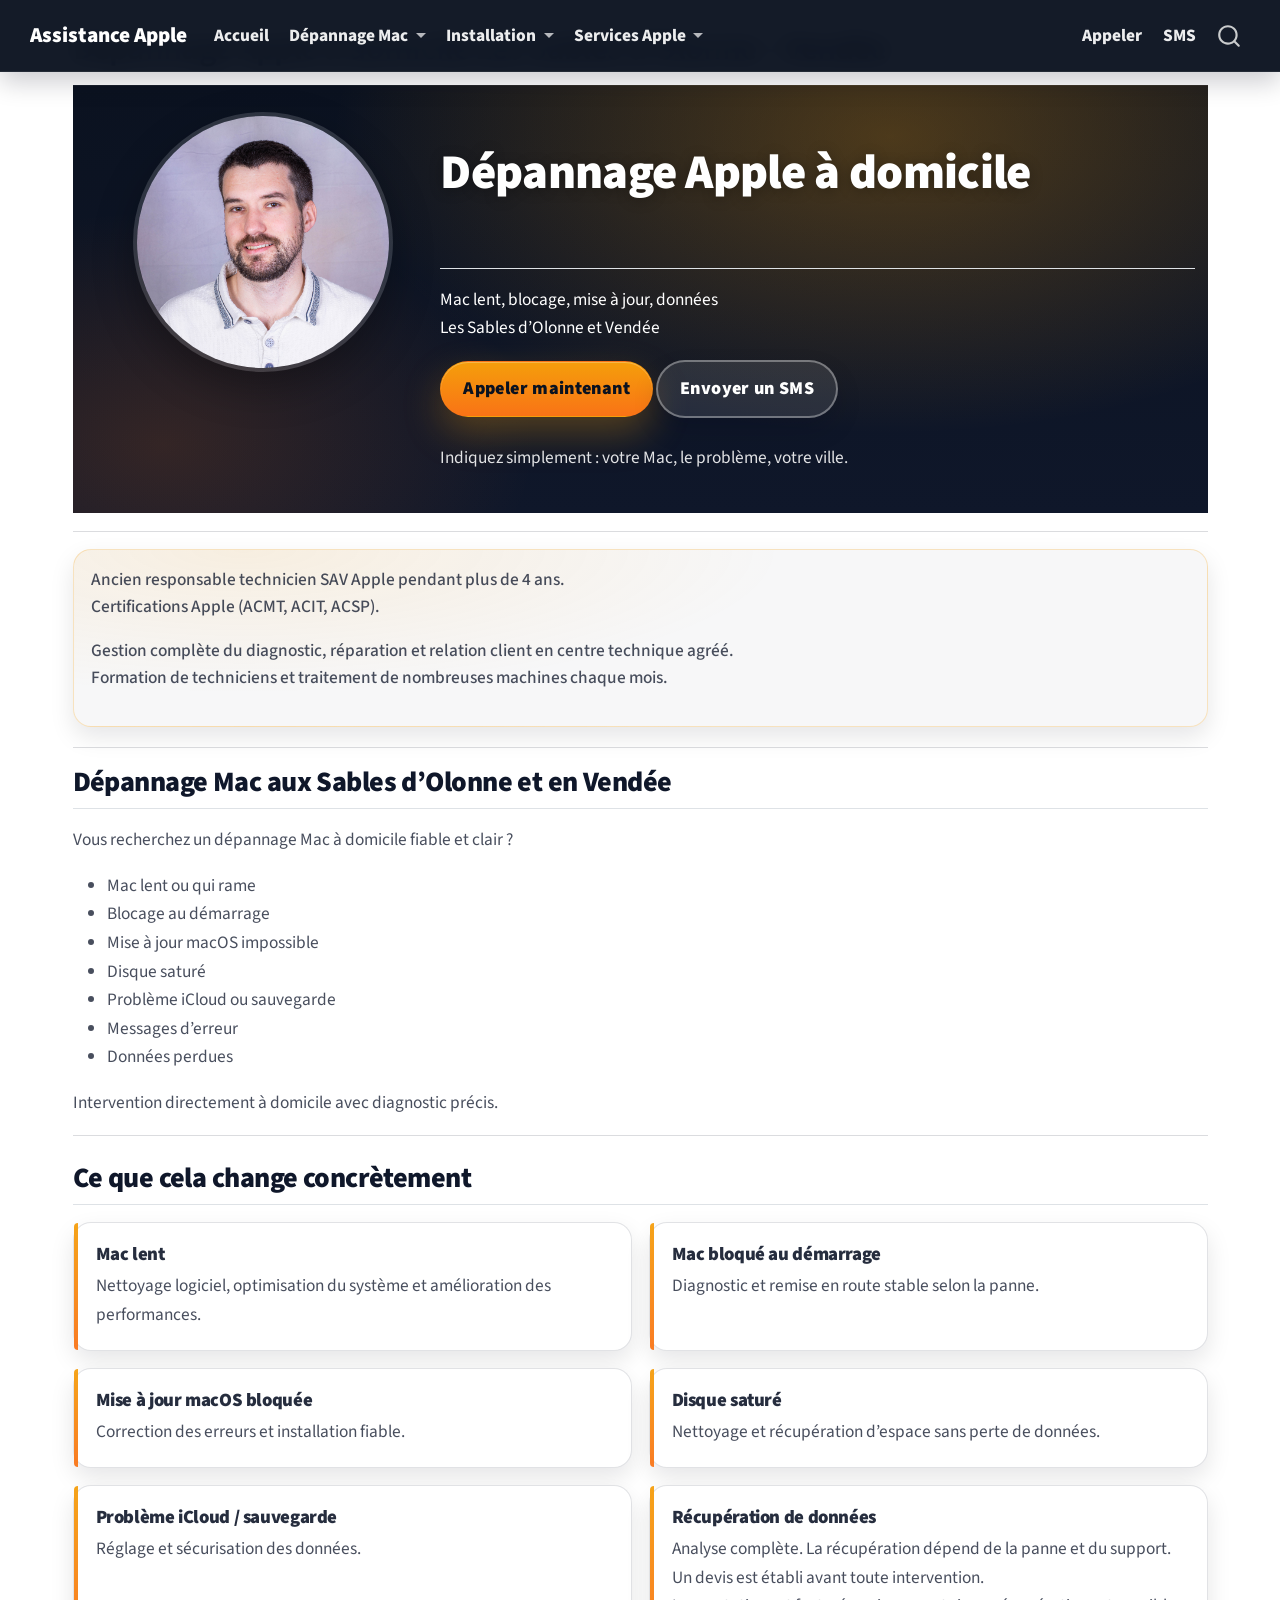
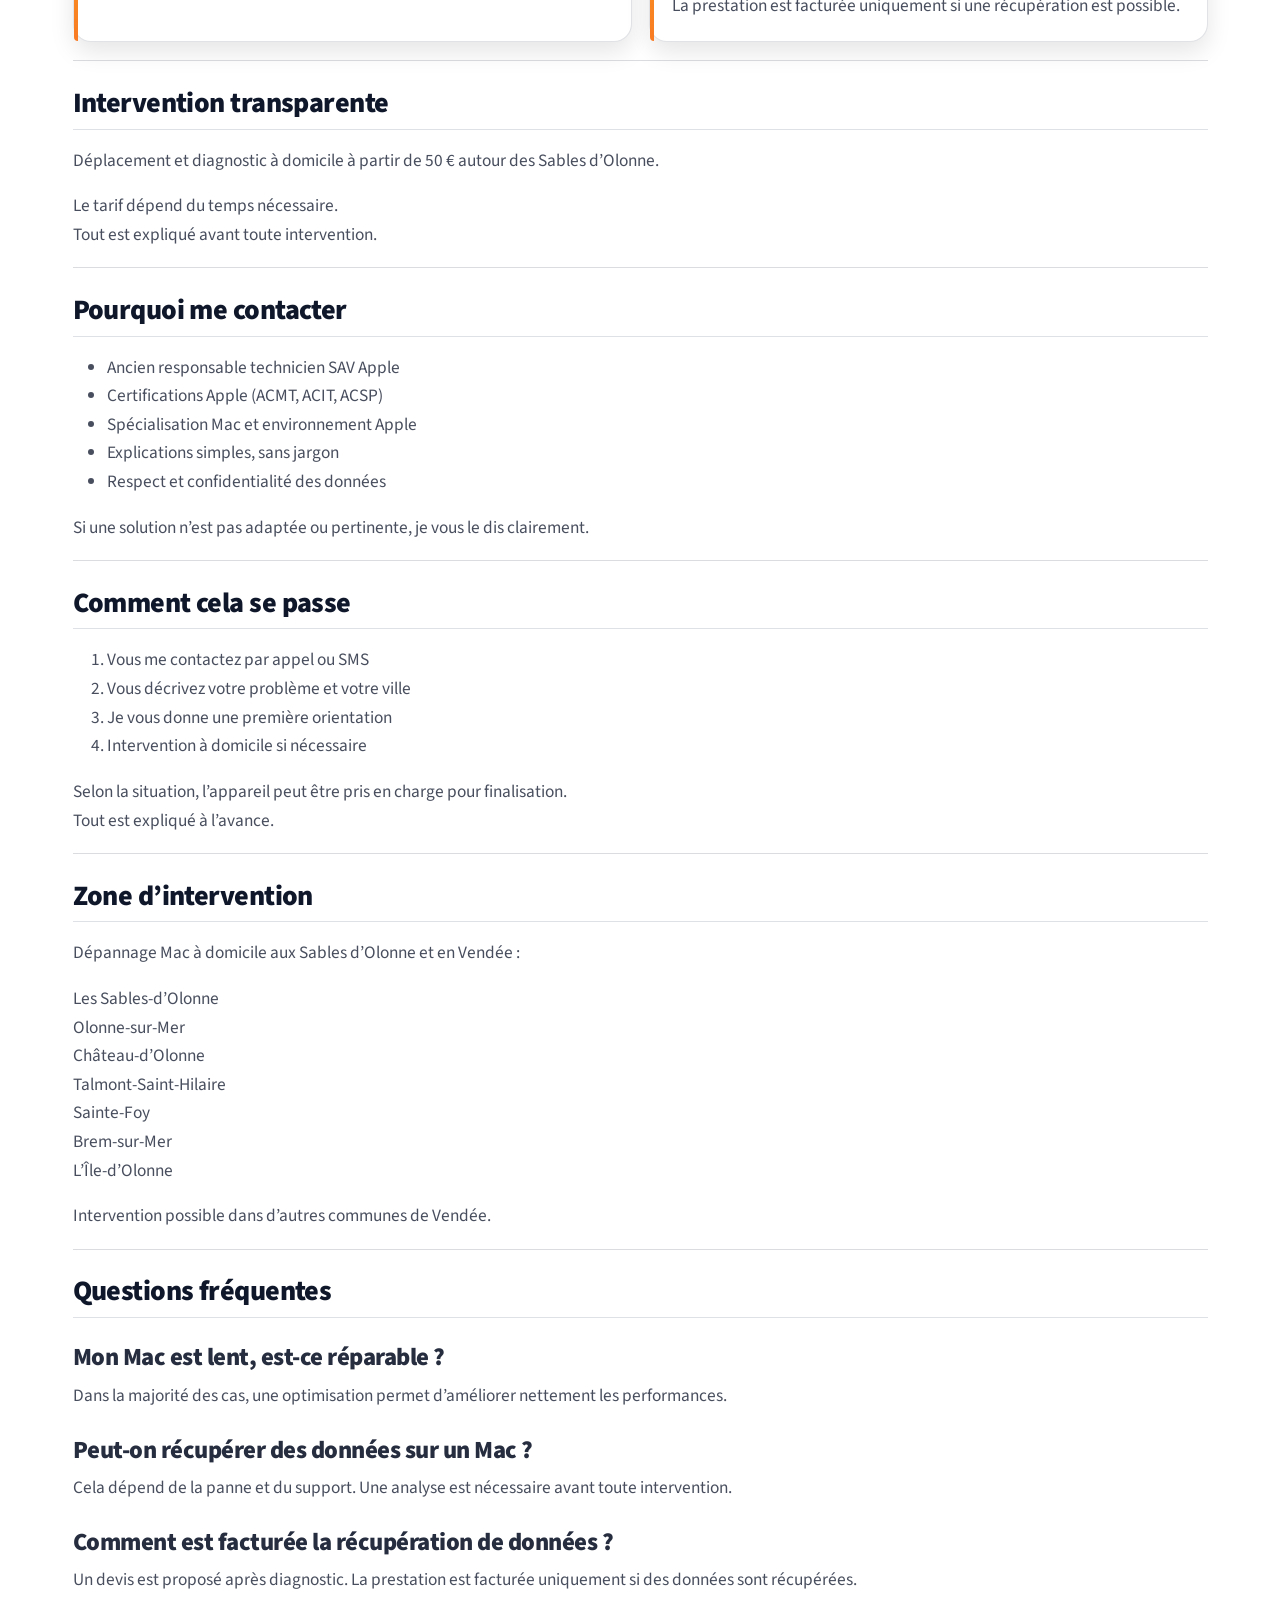
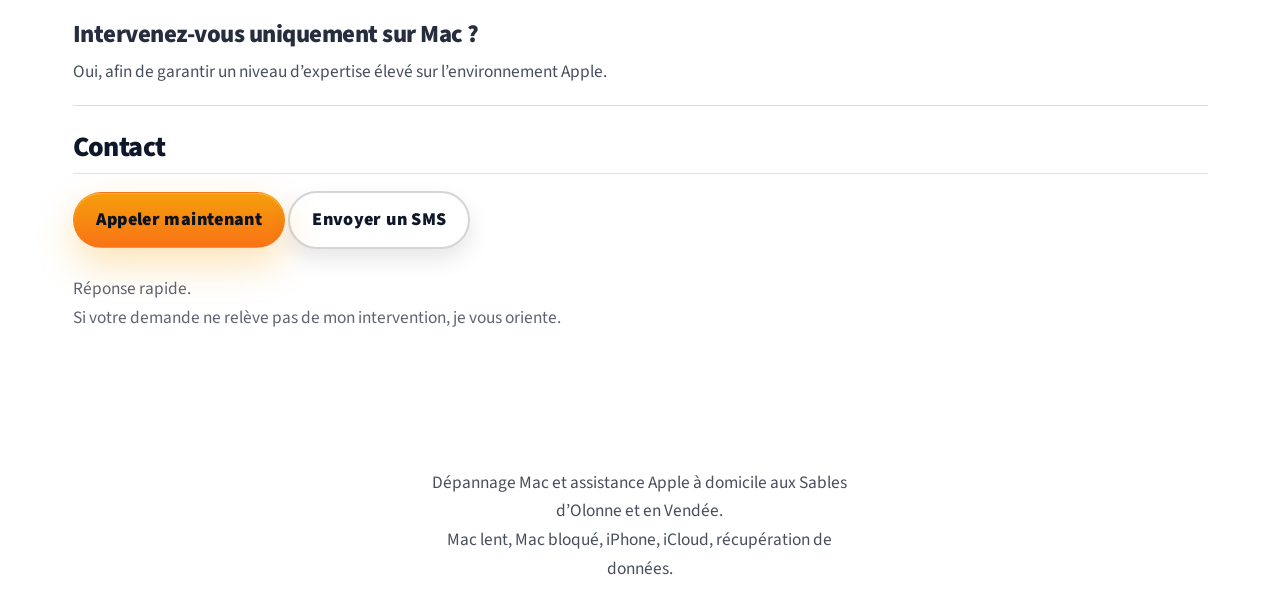
<file: index.html>
<!DOCTYPE html>
<html xmlns="http://www.w3.org/1999/xhtml" lang="fr" xml:lang="fr"><head>

<meta charset="utf-8">
<meta name="generator" content="quarto-1.6.42">

<meta name="viewport" content="width=device-width, initial-scale=1.0, user-scalable=yes">


<title>Dépannage Apple à domicile Les Sables d’Olonne – Vendée – Dépannage Mac Les Sables d’Olonne – Assistance Apple Vendée</title>
<style>
code{white-space: pre-wrap;}
span.smallcaps{font-variant: small-caps;}
div.columns{display: flex; gap: min(4vw, 1.5em);}
div.column{flex: auto; overflow-x: auto;}
div.hanging-indent{margin-left: 1.5em; text-indent: -1.5em;}
ul.task-list{list-style: none;}
ul.task-list li input[type="checkbox"] {
  width: 0.8em;
  margin: 0 0.8em 0.2em -1em; /* quarto-specific, see https://github.com/quarto-dev/quarto-cli/issues/4556 */ 
  vertical-align: middle;
}
</style>


<script src="site_libs/quarto-nav/quarto-nav.js"></script>
<script src="site_libs/clipboard/clipboard.min.js"></script>
<script src="site_libs/quarto-search/autocomplete.umd.js"></script>
<script src="site_libs/quarto-search/fuse.min.js"></script>
<script src="site_libs/quarto-search/quarto-search.js"></script>
<meta name="quarto:offset" content="./">
<link href="./profile.jpg" rel="icon" type="image/jpeg">
<script src="site_libs/quarto-html/quarto.js"></script>
<script src="site_libs/quarto-html/popper.min.js"></script>
<script src="site_libs/quarto-html/tippy.umd.min.js"></script>
<script src="site_libs/quarto-html/anchor.min.js"></script>
<link href="site_libs/quarto-html/tippy.css" rel="stylesheet">
<link href="site_libs/quarto-html/quarto-syntax-highlighting-2f5df379a58b258e96c21c0638c20c03.css" rel="stylesheet" id="quarto-text-highlighting-styles">
<script src="site_libs/bootstrap/bootstrap.min.js"></script>
<link href="site_libs/bootstrap/bootstrap-icons.css" rel="stylesheet">
<link href="site_libs/bootstrap/bootstrap-74c90939484fe00be8d5db7ece5ff9a7.min.css" rel="stylesheet" append-hash="true" id="quarto-bootstrap" data-mode="light">
<script id="quarto-search-options" type="application/json">{
  "location": "navbar",
  "copy-button": false,
  "collapse-after": 3,
  "panel-placement": "end",
  "type": "overlay",
  "limit": 50,
  "keyboard-shortcut": [
    "f",
    "/",
    "s"
  ],
  "show-item-context": false,
  "language": {
    "search-no-results-text": "Pas de résultats",
    "search-matching-documents-text": "documents trouvés",
    "search-copy-link-title": "Copier le lien vers la recherche",
    "search-hide-matches-text": "Cacher les correspondances additionnelles",
    "search-more-match-text": "correspondance de plus dans ce document",
    "search-more-matches-text": "correspondances de plus dans ce document",
    "search-clear-button-title": "Effacer",
    "search-text-placeholder": "",
    "search-detached-cancel-button-title": "Annuler",
    "search-submit-button-title": "Envoyer",
    "search-label": "Recherche"
  }
}</script>
<style>html{ scroll-behavior: smooth; }</style>
<!-- SEO -->
<meta name="robots" content="index, follow">
<meta name="author" content="Mathieu G.">
<meta name="geo.region" content="FR-85">
<meta name="geo.placename" content="Les Sables-d'Olonne">

<!-- Mots clés (faible impact mais utile cohérence) -->
<meta name="keywords" content="dépannage Mac Les Sables d'Olonne, assistance Apple Vendée, Mac lent, Mac bloqué, récupération données Mac, configuration iPhone, iCloud, Apple ID, dépannage Apple domicile Vendée">

<!-- Open Graph -->
<meta property="og:type" content="website">
<meta property="og:locale" content="fr_FR">
<meta property="og:title" content="Dépannage Apple à domicile Les Sables d’Olonne – Vendée – Dépannage Mac Les Sables d’Olonne – Assistance Apple Vendée">
<meta property="og:description" content="Dépannage Mac, iPhone et assistance Apple à domicile aux Sables d’Olonne et en Vendée. Mac lent, Mac bloqué, récupération de données, configuration et conseils Apple.">
<meta property="og:url" content="https://mathieug85.github.io/InformatiqueDomicile85/">
<meta property="og:image" content="https://mathieug85.github.io/InformatiqueDomicile85/profile.jpg">

<!-- Mobile UX -->
<meta name="viewport" content="width=device-width, initial-scale=1, viewport-fit=cover">


<link rel="stylesheet" href="styles.css">
</head>

<body class="nav-fixed">

<div id="quarto-search-results"></div>
  <header id="quarto-header" class="headroom fixed-top">
    <nav class="navbar navbar-expand-lg " data-bs-theme="dark">
      <div class="navbar-container container-fluid">
      <div class="navbar-brand-container mx-auto">
    <a class="navbar-brand" href="./index.html">
    <span class="navbar-title">Assistance Apple</span>
    </a>
  </div>
            <div id="quarto-search" class="" title="Recherche"></div>
          <button class="navbar-toggler" type="button" data-bs-toggle="collapse" data-bs-target="#navbarCollapse" aria-controls="navbarCollapse" role="menu" aria-expanded="false" aria-label="Basculer la navigation" onclick="if (window.quartoToggleHeadroom) { window.quartoToggleHeadroom(); }">
  <span class="navbar-toggler-icon"></span>
</button>
          <div class="collapse navbar-collapse" id="navbarCollapse">
            <ul class="navbar-nav navbar-nav-scroll me-auto">
  <li class="nav-item">
    <a class="nav-link active" href="./index.html" aria-current="page"> 
<span class="menu-text">Accueil</span></a>
  </li>  
  <li class="nav-item dropdown ">
    <a class="nav-link dropdown-toggle" href="#" id="nav-menu-dépannage-mac" role="link" data-bs-toggle="dropdown" aria-expanded="false">
 <span class="menu-text">Dépannage Mac</span>
    </a>
    <ul class="dropdown-menu" aria-labelledby="nav-menu-dépannage-mac">    
        <li>
    <a class="dropdown-item" href="./maclent.html">
 <span class="dropdown-text">Mac lent</span></a>
  </li>  
        <li>
    <a class="dropdown-item" href="./macbloque.html">
 <span class="dropdown-text">Mac bloqué</span></a>
  </li>  
        <li>
    <a class="dropdown-item" href="./donneesmac.html">
 <span class="dropdown-text">Récupération de données</span></a>
  </li>  
    </ul>
  </li>
  <li class="nav-item dropdown ">
    <a class="nav-link dropdown-toggle" href="#" id="nav-menu-installation" role="link" data-bs-toggle="dropdown" aria-expanded="false">
 <span class="menu-text">Installation</span>
    </a>
    <ul class="dropdown-menu" aria-labelledby="nav-menu-installation">    
        <li>
    <a class="dropdown-item" href="./configurationMac.html">
 <span class="dropdown-text">Nouveau Mac</span></a>
  </li>  
        <li>
    <a class="dropdown-item" href="./configurationiPhone.html">
 <span class="dropdown-text">Nouvel iPhone</span></a>
  </li>  
    </ul>
  </li>
  <li class="nav-item dropdown ">
    <a class="nav-link dropdown-toggle" href="#" id="nav-menu-services-apple" role="link" data-bs-toggle="dropdown" aria-expanded="false">
 <span class="menu-text">Services Apple</span>
    </a>
    <ul class="dropdown-menu" aria-labelledby="nav-menu-services-apple">    
        <li>
    <a class="dropdown-item" href="./photosApple.html">
 <span class="dropdown-text">Photos iPhone / Mac</span></a>
  </li>  
        <li>
    <a class="dropdown-item" href="./identifiantApple.html">
 <span class="dropdown-text">Identifiant Apple</span></a>
  </li>  
        <li>
    <a class="dropdown-item" href="./resetApple.html">
 <span class="dropdown-text">Remise à zéro</span></a>
  </li>  
        <li>
    <a class="dropdown-item" href="./achatApple.html">
 <span class="dropdown-text">Conseil achat Apple</span></a>
  </li>  
    </ul>
  </li>
</ul>
            <ul class="navbar-nav navbar-nav-scroll ms-auto">
  <li class="nav-item">
    <a class="nav-link" href="tel:+33627101468"> 
<span class="menu-text">Appeler</span></a>
  </li>  
  <li class="nav-item">
    <a class="nav-link" href="sms:+33627101468"> 
<span class="menu-text">SMS</span></a>
  </li>  
</ul>
          </div> <!-- /navcollapse -->
            <div class="quarto-navbar-tools">
</div>
      </div> <!-- /container-fluid -->
    </nav>
</header>
<!-- content -->
<div id="quarto-content" class="quarto-container page-columns page-rows-contents page-layout-full page-navbar">
<!-- sidebar -->
<!-- margin-sidebar -->
    
<!-- main -->
<main class="content column-page" id="quarto-document-content">

<header id="title-block-header" class="quarto-title-block default">
<div class="quarto-title">
<h1 class="title">Dépannage Apple à domicile Les Sables d’Olonne – Vendée</h1>
</div>



<div class="quarto-title-meta column-page">

    
  
    
  </div>
  


</header>


<!-- Boutons flottants mobile -->
<div class="fab-contact" aria-label="Contact rapide">
<p><a class="fab-btn" href="tel:+33627101468">Appeler</a> <a class="fab-btn fab-btn-alt" href="sms:+33627101468">SMS</a></p>
</div>
<div class="hero-band">
<div class="container">
<div class="columns v-center">
<div class="column" style="width:32%;">
<p><img src="profile.jpg" class="avatar-img img-fluid" alt="Dépannage Mac à domicile Les Sables d’Olonne Vendée" loading="eager"></p>
</div><div class="column" style="width:68%;">
<section id="dépannage-apple-à-domicile" class="level1">
<h1><span class="hero-title">Dépannage Apple à domicile</span></h1>
<section id="section" class="level2">
<h2 class="anchored" data-anchor-id="section"><span class="hero-subtitle"></span></h2>
<p>Mac lent, blocage, mise à jour, données<br> Les Sables d’Olonne et Vendée </p>
<div class="hero-cta desktop-cta">
<p><a href="tel:+33627101468" class="btn btn-primary btn-lg">Appeler maintenant</a> <a href="sms:+33627101468" class="btn btn-outline btn-lg">Envoyer un SMS</a></p>
</div>
<div class="cta-sub">
<p>Indiquez simplement : votre Mac, le problème, votre ville.</p>
</div>
</section>
</section>
</div>
</div>
</div>
</div>
<hr>
<div class="trust-row">
<p>Ancien responsable technicien SAV Apple pendant plus de 4 ans.<br>
Certifications Apple (ACMT, ACIT, ACSP).</p>
<p>Gestion complète du diagnostic, réparation et relation client en centre technique agréé.<br>
Formation de techniciens et traitement de nombreuses machines chaque mois.</p>
</div>
<hr>
<section id="dépannage-mac-aux-sables-dolonne-et-en-vendée" class="level2">
<h2 class="anchored" data-anchor-id="dépannage-mac-aux-sables-dolonne-et-en-vendée">Dépannage Mac aux Sables d’Olonne et en Vendée</h2>
<p>Vous recherchez un dépannage Mac à domicile fiable et clair ?</p>
<ul>
<li>Mac lent ou qui rame<br>
</li>
<li>Blocage au démarrage<br>
</li>
<li>Mise à jour macOS impossible<br>
</li>
<li>Disque saturé<br>
</li>
<li>Problème iCloud ou sauvegarde<br>
</li>
<li>Messages d’erreur<br>
</li>
<li>Données perdues</li>
</ul>
<p>Intervention directement à domicile avec diagnostic précis.</p>
<hr>
</section>
<section id="ce-que-cela-change-concrètement" class="level2">
<h2 class="anchored" data-anchor-id="ce-que-cela-change-concrètement">Ce que cela change concrètement</h2>
<div class="grid">
<section id="mac-lent" class="level3 g-col-12 g-col-md-6 card">
<h3 class="anchored" data-anchor-id="mac-lent">Mac lent</h3>
<p>Nettoyage logiciel, optimisation du système et amélioration des performances.</p>
</section>
<section id="mac-bloqué-au-démarrage" class="level3 g-col-12 g-col-md-6 card">
<h3 class="anchored" data-anchor-id="mac-bloqué-au-démarrage">Mac bloqué au démarrage</h3>
<p>Diagnostic et remise en route stable selon la panne.</p>
</section>
<section id="mise-à-jour-macos-bloquée" class="level3 g-col-12 g-col-md-6 card">
<h3 class="anchored" data-anchor-id="mise-à-jour-macos-bloquée">Mise à jour macOS bloquée</h3>
<p>Correction des erreurs et installation fiable.</p>
</section>
<section id="disque-saturé" class="level3 g-col-12 g-col-md-6 card">
<h3 class="anchored" data-anchor-id="disque-saturé">Disque saturé</h3>
<p>Nettoyage et récupération d’espace sans perte de données.</p>
</section>
<section id="problème-icloud-sauvegarde" class="level3 g-col-12 g-col-md-6 card">
<h3 class="anchored" data-anchor-id="problème-icloud-sauvegarde">Problème iCloud / sauvegarde</h3>
<p>Réglage et sécurisation des données.</p>
</section>
<section id="récupération-de-données" class="level3 g-col-12 g-col-md-6 card">
<h3 class="anchored" data-anchor-id="récupération-de-données">Récupération de données</h3>
<p>Analyse complète. La récupération dépend de la panne et du support.</p>
<p>Un devis est établi avant toute intervention.<br>
La prestation est facturée uniquement si une récupération est possible.</p>
</section>
</div>
<hr>
</section>
<section id="intervention-transparente" class="level2">
<h2 class="anchored" data-anchor-id="intervention-transparente">Intervention transparente</h2>
<p>Déplacement et diagnostic à domicile à partir de 50 € autour des Sables d’Olonne.</p>
<p>Le tarif dépend du temps nécessaire.<br>
Tout est expliqué avant toute intervention.</p>
<hr>
</section>
<section id="pourquoi-me-contacter" class="level2">
<h2 class="anchored" data-anchor-id="pourquoi-me-contacter">Pourquoi me contacter</h2>
<ul>
<li>Ancien responsable technicien SAV Apple<br>
</li>
<li>Certifications Apple (ACMT, ACIT, ACSP)<br>
</li>
<li>Spécialisation Mac et environnement Apple<br>
</li>
<li>Explications simples, sans jargon<br>
</li>
<li>Respect et confidentialité des données</li>
</ul>
<p>Si une solution n’est pas adaptée ou pertinente, je vous le dis clairement.</p>
<hr>
</section>
<section id="comment-cela-se-passe" class="level2">
<h2 class="anchored" data-anchor-id="comment-cela-se-passe">Comment cela se passe</h2>
<ol type="1">
<li>Vous me contactez par appel ou SMS<br>
</li>
<li>Vous décrivez votre problème et votre ville<br>
</li>
<li>Je vous donne une première orientation<br>
</li>
<li>Intervention à domicile si nécessaire</li>
</ol>
<p>Selon la situation, l’appareil peut être pris en charge pour finalisation.<br>
Tout est expliqué à l’avance.</p>
<hr>
</section>
<section id="zone-dintervention" class="level2">
<h2 class="anchored" data-anchor-id="zone-dintervention">Zone d’intervention</h2>
<p>Dépannage Mac à domicile aux Sables d’Olonne et en Vendée :</p>
<p>Les Sables-d’Olonne<br>
Olonne-sur-Mer<br>
Château-d’Olonne<br>
Talmont-Saint-Hilaire<br>
Sainte-Foy<br>
Brem-sur-Mer<br>
L’Île-d’Olonne</p>
<p>Intervention possible dans d’autres communes de Vendée.</p>
<hr>
</section>
<section id="questions-fréquentes" class="level2">
<h2 class="anchored" data-anchor-id="questions-fréquentes">Questions fréquentes</h2>
<section id="mon-mac-est-lent-est-ce-réparable" class="level3">
<h3 class="anchored" data-anchor-id="mon-mac-est-lent-est-ce-réparable">Mon Mac est lent, est-ce réparable ?</h3>
<p>Dans la majorité des cas, une optimisation permet d’améliorer nettement les performances.</p>
</section>
<section id="peut-on-récupérer-des-données-sur-un-mac" class="level3">
<h3 class="anchored" data-anchor-id="peut-on-récupérer-des-données-sur-un-mac">Peut-on récupérer des données sur un Mac ?</h3>
<p>Cela dépend de la panne et du support. Une analyse est nécessaire avant toute intervention.</p>
</section>
<section id="comment-est-facturée-la-récupération-de-données" class="level3">
<h3 class="anchored" data-anchor-id="comment-est-facturée-la-récupération-de-données">Comment est facturée la récupération de données ?</h3>
<p>Un devis est proposé après diagnostic. La prestation est facturée uniquement si des données sont récupérées.</p>
</section>
<section id="intervenez-vous-uniquement-sur-mac" class="level3">
<h3 class="anchored" data-anchor-id="intervenez-vous-uniquement-sur-mac">Intervenez-vous uniquement sur Mac ?</h3>
<p>Oui, afin de garantir un niveau d’expertise élevé sur l’environnement Apple.</p>
<hr>
</section>
</section>
<section id="contact" class="level2">
<h2 class="anchored" data-anchor-id="contact">Contact</h2>
<div class="hero-cta desktop-cta">
<p><a href="tel:+33627101468" class="btn btn-primary btn-lg">Appeler maintenant</a> <a href="sms:+33627101468" class="btn btn-outline btn-lg">Envoyer un SMS</a></p>
</div>
<div class="cta-sub">
<p>Réponse rapide.<br>
Si votre demande ne relève pas de mon intervention, je vous oriente.</p>
</div>
<script type="application/ld+json">
{
  "@context": "https://schema.org",
  "@type": "ComputerRepair",
  "name": "Dépannage Mac à domicile Les Sables d’Olonne",
  "image": "https://mathieug85.github.io/InformatiqueDomicile85/profile.jpg",
  "telephone": "+33627101468",
  "priceRange": "€€",
  "address": {
    "@type": "PostalAddress",
    "addressLocality": "Les Sables d’Olonne",
    "addressRegion": "Vendée",
    "postalCode": "85100",
    "addressCountry": "FR"
  },
  "areaServed": {
    "@type": "AdministrativeArea",
    "name": "Vendée"
  },
  "serviceType": [
    "Dépannage Mac",
    "Réparation MacBook",
    "Assistance macOS",
    "Récupération de données Mac",
    "Optimisation Mac",
    "Problème iCloud",
    "Sauvegarde Time Machine"
  ],
  "knowsAbout": [
    "macOS",
    "MacBook",
    "iMac",
    "iCloud",
    "Time Machine",
    "Récupération de données",
    "Optimisation système Apple"
  ],
  "description": "Dépannage Mac à domicile aux Sables d’Olonne et en Vendée. Ancien technicien SAV Apple, spécialisé macOS, optimisation, récupération de données et assistance Apple.",
  "url": "https://mathieug85.github.io/InformatiqueDomicile85/",
  "sameAs": [],
  "openingHours": "Mo-Sa 09:00-19:00"
}
</script>


</section>

</main> <!-- /main -->
<script id="quarto-html-after-body" type="application/javascript">
window.document.addEventListener("DOMContentLoaded", function (event) {
  const toggleBodyColorMode = (bsSheetEl) => {
    const mode = bsSheetEl.getAttribute("data-mode");
    const bodyEl = window.document.querySelector("body");
    if (mode === "dark") {
      bodyEl.classList.add("quarto-dark");
      bodyEl.classList.remove("quarto-light");
    } else {
      bodyEl.classList.add("quarto-light");
      bodyEl.classList.remove("quarto-dark");
    }
  }
  const toggleBodyColorPrimary = () => {
    const bsSheetEl = window.document.querySelector("link#quarto-bootstrap");
    if (bsSheetEl) {
      toggleBodyColorMode(bsSheetEl);
    }
  }
  toggleBodyColorPrimary();  
  const icon = "";
  const anchorJS = new window.AnchorJS();
  anchorJS.options = {
    placement: 'right',
    icon: icon
  };
  anchorJS.add('.anchored');
  const isCodeAnnotation = (el) => {
    for (const clz of el.classList) {
      if (clz.startsWith('code-annotation-')) {                     
        return true;
      }
    }
    return false;
  }
  const onCopySuccess = function(e) {
    // button target
    const button = e.trigger;
    // don't keep focus
    button.blur();
    // flash "checked"
    button.classList.add('code-copy-button-checked');
    var currentTitle = button.getAttribute("title");
    button.setAttribute("title", "Copié");
    let tooltip;
    if (window.bootstrap) {
      button.setAttribute("data-bs-toggle", "tooltip");
      button.setAttribute("data-bs-placement", "left");
      button.setAttribute("data-bs-title", "Copié");
      tooltip = new bootstrap.Tooltip(button, 
        { trigger: "manual", 
          customClass: "code-copy-button-tooltip",
          offset: [0, -8]});
      tooltip.show();    
    }
    setTimeout(function() {
      if (tooltip) {
        tooltip.hide();
        button.removeAttribute("data-bs-title");
        button.removeAttribute("data-bs-toggle");
        button.removeAttribute("data-bs-placement");
      }
      button.setAttribute("title", currentTitle);
      button.classList.remove('code-copy-button-checked');
    }, 1000);
    // clear code selection
    e.clearSelection();
  }
  const getTextToCopy = function(trigger) {
      const codeEl = trigger.previousElementSibling.cloneNode(true);
      for (const childEl of codeEl.children) {
        if (isCodeAnnotation(childEl)) {
          childEl.remove();
        }
      }
      return codeEl.innerText;
  }
  const clipboard = new window.ClipboardJS('.code-copy-button:not([data-in-quarto-modal])', {
    text: getTextToCopy
  });
  clipboard.on('success', onCopySuccess);
  if (window.document.getElementById('quarto-embedded-source-code-modal')) {
    const clipboardModal = new window.ClipboardJS('.code-copy-button[data-in-quarto-modal]', {
      text: getTextToCopy,
      container: window.document.getElementById('quarto-embedded-source-code-modal')
    });
    clipboardModal.on('success', onCopySuccess);
  }
    var localhostRegex = new RegExp(/^(?:http|https):\/\/localhost\:?[0-9]*\//);
    var mailtoRegex = new RegExp(/^mailto:/);
      var filterRegex = new RegExp("https:\/\/mathieug85\.github\.io\/InformatiqueDomicile85\/");
    var isInternal = (href) => {
        return filterRegex.test(href) || localhostRegex.test(href) || mailtoRegex.test(href);
    }
    // Inspect non-navigation links and adorn them if external
 	var links = window.document.querySelectorAll('a[href]:not(.nav-link):not(.navbar-brand):not(.toc-action):not(.sidebar-link):not(.sidebar-item-toggle):not(.pagination-link):not(.no-external):not([aria-hidden]):not(.dropdown-item):not(.quarto-navigation-tool):not(.about-link)');
    for (var i=0; i<links.length; i++) {
      const link = links[i];
      if (!isInternal(link.href)) {
        // undo the damage that might have been done by quarto-nav.js in the case of
        // links that we want to consider external
        if (link.dataset.originalHref !== undefined) {
          link.href = link.dataset.originalHref;
        }
          // target, if specified
          link.setAttribute("target", "_blank");
          if (link.getAttribute("rel") === null) {
            link.setAttribute("rel", "noopener");
          }
      }
    }
  function tippyHover(el, contentFn, onTriggerFn, onUntriggerFn) {
    const config = {
      allowHTML: true,
      maxWidth: 500,
      delay: 100,
      arrow: false,
      appendTo: function(el) {
          return el.parentElement;
      },
      interactive: true,
      interactiveBorder: 10,
      theme: 'quarto',
      placement: 'bottom-start',
    };
    if (contentFn) {
      config.content = contentFn;
    }
    if (onTriggerFn) {
      config.onTrigger = onTriggerFn;
    }
    if (onUntriggerFn) {
      config.onUntrigger = onUntriggerFn;
    }
    window.tippy(el, config); 
  }
  const noterefs = window.document.querySelectorAll('a[role="doc-noteref"]');
  for (var i=0; i<noterefs.length; i++) {
    const ref = noterefs[i];
    tippyHover(ref, function() {
      // use id or data attribute instead here
      let href = ref.getAttribute('data-footnote-href') || ref.getAttribute('href');
      try { href = new URL(href).hash; } catch {}
      const id = href.replace(/^#\/?/, "");
      const note = window.document.getElementById(id);
      if (note) {
        return note.innerHTML;
      } else {
        return "";
      }
    });
  }
  const xrefs = window.document.querySelectorAll('a.quarto-xref');
  const processXRef = (id, note) => {
    // Strip column container classes
    const stripColumnClz = (el) => {
      el.classList.remove("page-full", "page-columns");
      if (el.children) {
        for (const child of el.children) {
          stripColumnClz(child);
        }
      }
    }
    stripColumnClz(note)
    if (id === null || id.startsWith('sec-')) {
      // Special case sections, only their first couple elements
      const container = document.createElement("div");
      if (note.children && note.children.length > 2) {
        container.appendChild(note.children[0].cloneNode(true));
        for (let i = 1; i < note.children.length; i++) {
          const child = note.children[i];
          if (child.tagName === "P" && child.innerText === "") {
            continue;
          } else {
            container.appendChild(child.cloneNode(true));
            break;
          }
        }
        if (window.Quarto?.typesetMath) {
          window.Quarto.typesetMath(container);
        }
        return container.innerHTML
      } else {
        if (window.Quarto?.typesetMath) {
          window.Quarto.typesetMath(note);
        }
        return note.innerHTML;
      }
    } else {
      // Remove any anchor links if they are present
      const anchorLink = note.querySelector('a.anchorjs-link');
      if (anchorLink) {
        anchorLink.remove();
      }
      if (window.Quarto?.typesetMath) {
        window.Quarto.typesetMath(note);
      }
      if (note.classList.contains("callout")) {
        return note.outerHTML;
      } else {
        return note.innerHTML;
      }
    }
  }
  for (var i=0; i<xrefs.length; i++) {
    const xref = xrefs[i];
    tippyHover(xref, undefined, function(instance) {
      instance.disable();
      let url = xref.getAttribute('href');
      let hash = undefined; 
      if (url.startsWith('#')) {
        hash = url;
      } else {
        try { hash = new URL(url).hash; } catch {}
      }
      if (hash) {
        const id = hash.replace(/^#\/?/, "");
        const note = window.document.getElementById(id);
        if (note !== null) {
          try {
            const html = processXRef(id, note.cloneNode(true));
            instance.setContent(html);
          } finally {
            instance.enable();
            instance.show();
          }
        } else {
          // See if we can fetch this
          fetch(url.split('#')[0])
          .then(res => res.text())
          .then(html => {
            const parser = new DOMParser();
            const htmlDoc = parser.parseFromString(html, "text/html");
            const note = htmlDoc.getElementById(id);
            if (note !== null) {
              const html = processXRef(id, note);
              instance.setContent(html);
            } 
          }).finally(() => {
            instance.enable();
            instance.show();
          });
        }
      } else {
        // See if we can fetch a full url (with no hash to target)
        // This is a special case and we should probably do some content thinning / targeting
        fetch(url)
        .then(res => res.text())
        .then(html => {
          const parser = new DOMParser();
          const htmlDoc = parser.parseFromString(html, "text/html");
          const note = htmlDoc.querySelector('main.content');
          if (note !== null) {
            // This should only happen for chapter cross references
            // (since there is no id in the URL)
            // remove the first header
            if (note.children.length > 0 && note.children[0].tagName === "HEADER") {
              note.children[0].remove();
            }
            const html = processXRef(null, note);
            instance.setContent(html);
          } 
        }).finally(() => {
          instance.enable();
          instance.show();
        });
      }
    }, function(instance) {
    });
  }
      let selectedAnnoteEl;
      const selectorForAnnotation = ( cell, annotation) => {
        let cellAttr = 'data-code-cell="' + cell + '"';
        let lineAttr = 'data-code-annotation="' +  annotation + '"';
        const selector = 'span[' + cellAttr + '][' + lineAttr + ']';
        return selector;
      }
      const selectCodeLines = (annoteEl) => {
        const doc = window.document;
        const targetCell = annoteEl.getAttribute("data-target-cell");
        const targetAnnotation = annoteEl.getAttribute("data-target-annotation");
        const annoteSpan = window.document.querySelector(selectorForAnnotation(targetCell, targetAnnotation));
        const lines = annoteSpan.getAttribute("data-code-lines").split(",");
        const lineIds = lines.map((line) => {
          return targetCell + "-" + line;
        })
        let top = null;
        let height = null;
        let parent = null;
        if (lineIds.length > 0) {
            //compute the position of the single el (top and bottom and make a div)
            const el = window.document.getElementById(lineIds[0]);
            top = el.offsetTop;
            height = el.offsetHeight;
            parent = el.parentElement.parentElement;
          if (lineIds.length > 1) {
            const lastEl = window.document.getElementById(lineIds[lineIds.length - 1]);
            const bottom = lastEl.offsetTop + lastEl.offsetHeight;
            height = bottom - top;
          }
          if (top !== null && height !== null && parent !== null) {
            // cook up a div (if necessary) and position it 
            let div = window.document.getElementById("code-annotation-line-highlight");
            if (div === null) {
              div = window.document.createElement("div");
              div.setAttribute("id", "code-annotation-line-highlight");
              div.style.position = 'absolute';
              parent.appendChild(div);
            }
            div.style.top = top - 2 + "px";
            div.style.height = height + 4 + "px";
            div.style.left = 0;
            let gutterDiv = window.document.getElementById("code-annotation-line-highlight-gutter");
            if (gutterDiv === null) {
              gutterDiv = window.document.createElement("div");
              gutterDiv.setAttribute("id", "code-annotation-line-highlight-gutter");
              gutterDiv.style.position = 'absolute';
              const codeCell = window.document.getElementById(targetCell);
              const gutter = codeCell.querySelector('.code-annotation-gutter');
              gutter.appendChild(gutterDiv);
            }
            gutterDiv.style.top = top - 2 + "px";
            gutterDiv.style.height = height + 4 + "px";
          }
          selectedAnnoteEl = annoteEl;
        }
      };
      const unselectCodeLines = () => {
        const elementsIds = ["code-annotation-line-highlight", "code-annotation-line-highlight-gutter"];
        elementsIds.forEach((elId) => {
          const div = window.document.getElementById(elId);
          if (div) {
            div.remove();
          }
        });
        selectedAnnoteEl = undefined;
      };
        // Handle positioning of the toggle
    window.addEventListener(
      "resize",
      throttle(() => {
        elRect = undefined;
        if (selectedAnnoteEl) {
          selectCodeLines(selectedAnnoteEl);
        }
      }, 10)
    );
    function throttle(fn, ms) {
    let throttle = false;
    let timer;
      return (...args) => {
        if(!throttle) { // first call gets through
            fn.apply(this, args);
            throttle = true;
        } else { // all the others get throttled
            if(timer) clearTimeout(timer); // cancel #2
            timer = setTimeout(() => {
              fn.apply(this, args);
              timer = throttle = false;
            }, ms);
        }
      };
    }
      // Attach click handler to the DT
      const annoteDls = window.document.querySelectorAll('dt[data-target-cell]');
      for (const annoteDlNode of annoteDls) {
        annoteDlNode.addEventListener('click', (event) => {
          const clickedEl = event.target;
          if (clickedEl !== selectedAnnoteEl) {
            unselectCodeLines();
            const activeEl = window.document.querySelector('dt[data-target-cell].code-annotation-active');
            if (activeEl) {
              activeEl.classList.remove('code-annotation-active');
            }
            selectCodeLines(clickedEl);
            clickedEl.classList.add('code-annotation-active');
          } else {
            // Unselect the line
            unselectCodeLines();
            clickedEl.classList.remove('code-annotation-active');
          }
        });
      }
  const findCites = (el) => {
    const parentEl = el.parentElement;
    if (parentEl) {
      const cites = parentEl.dataset.cites;
      if (cites) {
        return {
          el,
          cites: cites.split(' ')
        };
      } else {
        return findCites(el.parentElement)
      }
    } else {
      return undefined;
    }
  };
  var bibliorefs = window.document.querySelectorAll('a[role="doc-biblioref"]');
  for (var i=0; i<bibliorefs.length; i++) {
    const ref = bibliorefs[i];
    const citeInfo = findCites(ref);
    if (citeInfo) {
      tippyHover(citeInfo.el, function() {
        var popup = window.document.createElement('div');
        citeInfo.cites.forEach(function(cite) {
          var citeDiv = window.document.createElement('div');
          citeDiv.classList.add('hanging-indent');
          citeDiv.classList.add('csl-entry');
          var biblioDiv = window.document.getElementById('ref-' + cite);
          if (biblioDiv) {
            citeDiv.innerHTML = biblioDiv.innerHTML;
          }
          popup.appendChild(citeDiv);
        });
        return popup.innerHTML;
      });
    }
  }
});
</script>
</div> <!-- /content -->
<footer class="footer">
  <div class="nav-footer">
    <div class="nav-footer-left">
      &nbsp;
    </div>   
    <div class="nav-footer-center">
<p>Dépannage Mac et assistance Apple à domicile aux Sables d’Olonne et en Vendée.<br>
Mac lent, Mac bloqué, iPhone, iCloud, récupération de données.</p>
</div>
    <div class="nav-footer-right">
      &nbsp;
    </div>
  </div>
</footer>




<script src="site_libs/quarto-html/zenscroll-min.js"></script>
</body></html>
</file>
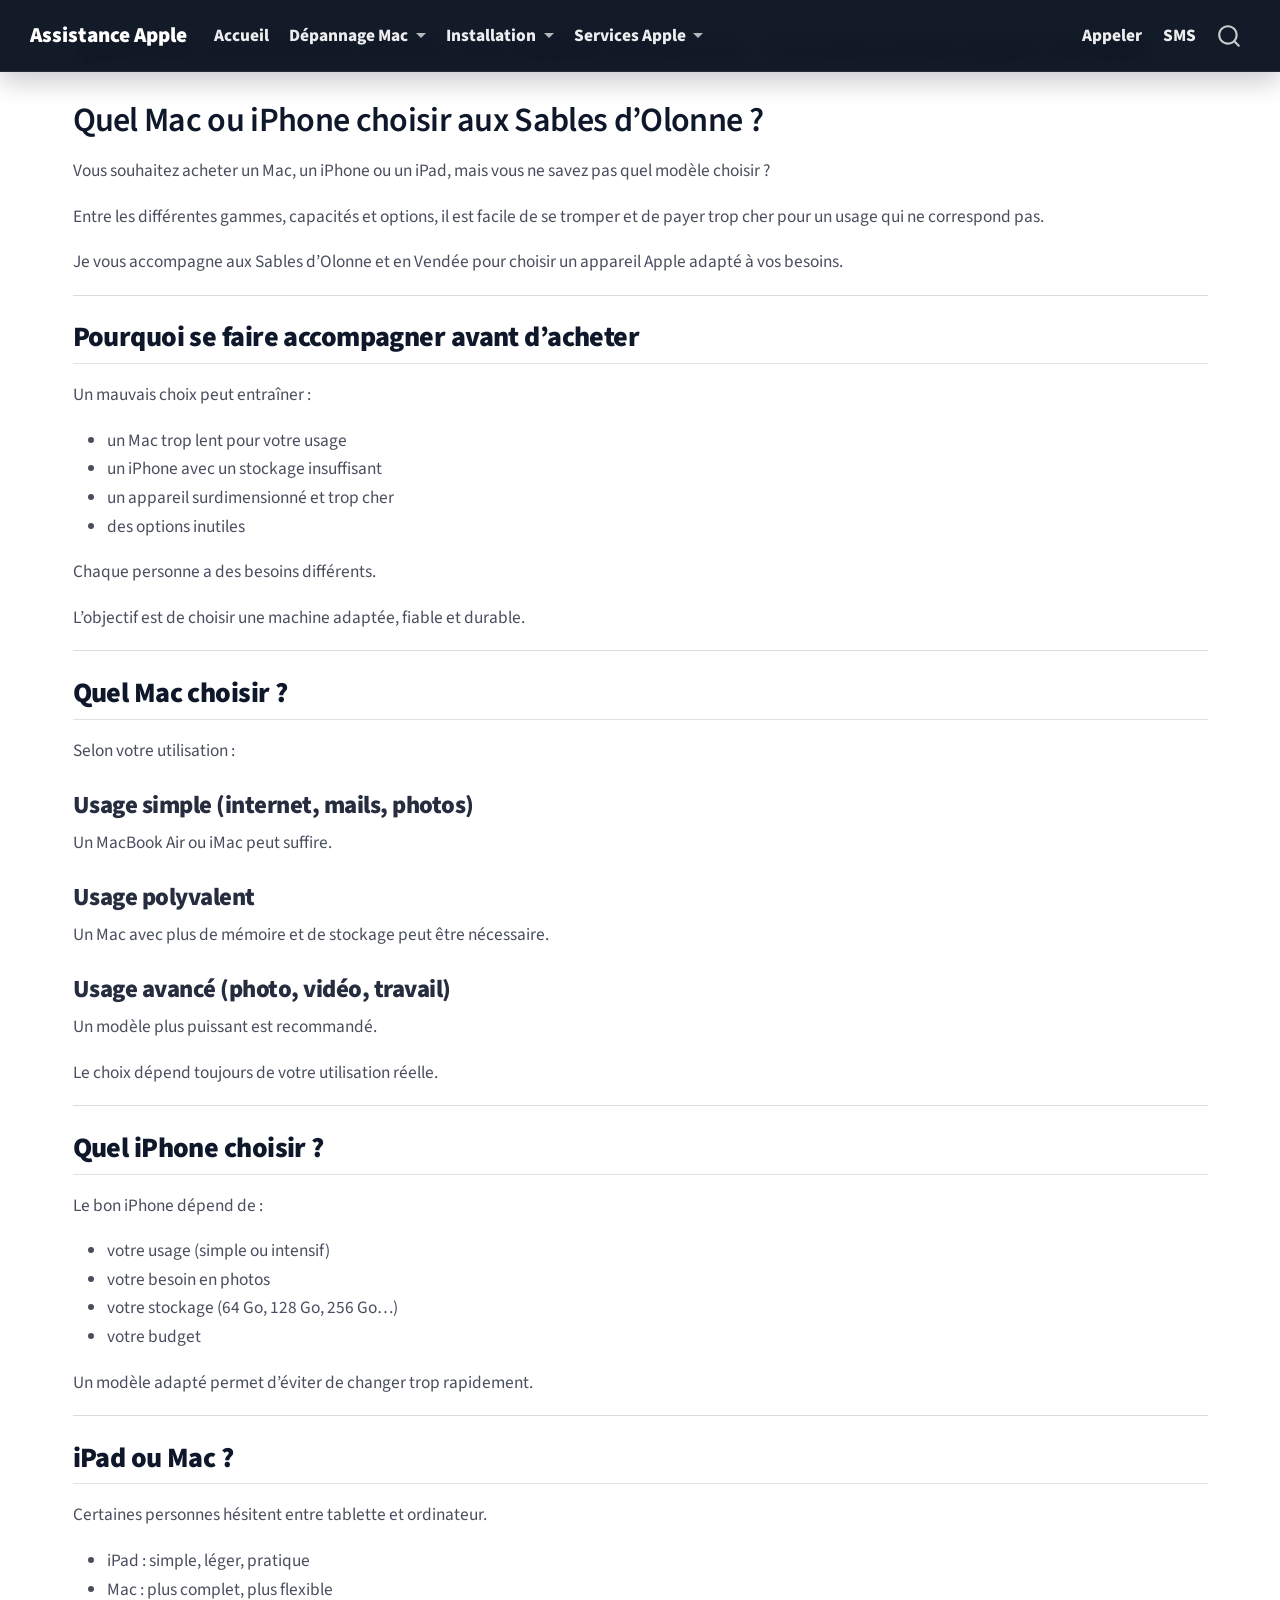
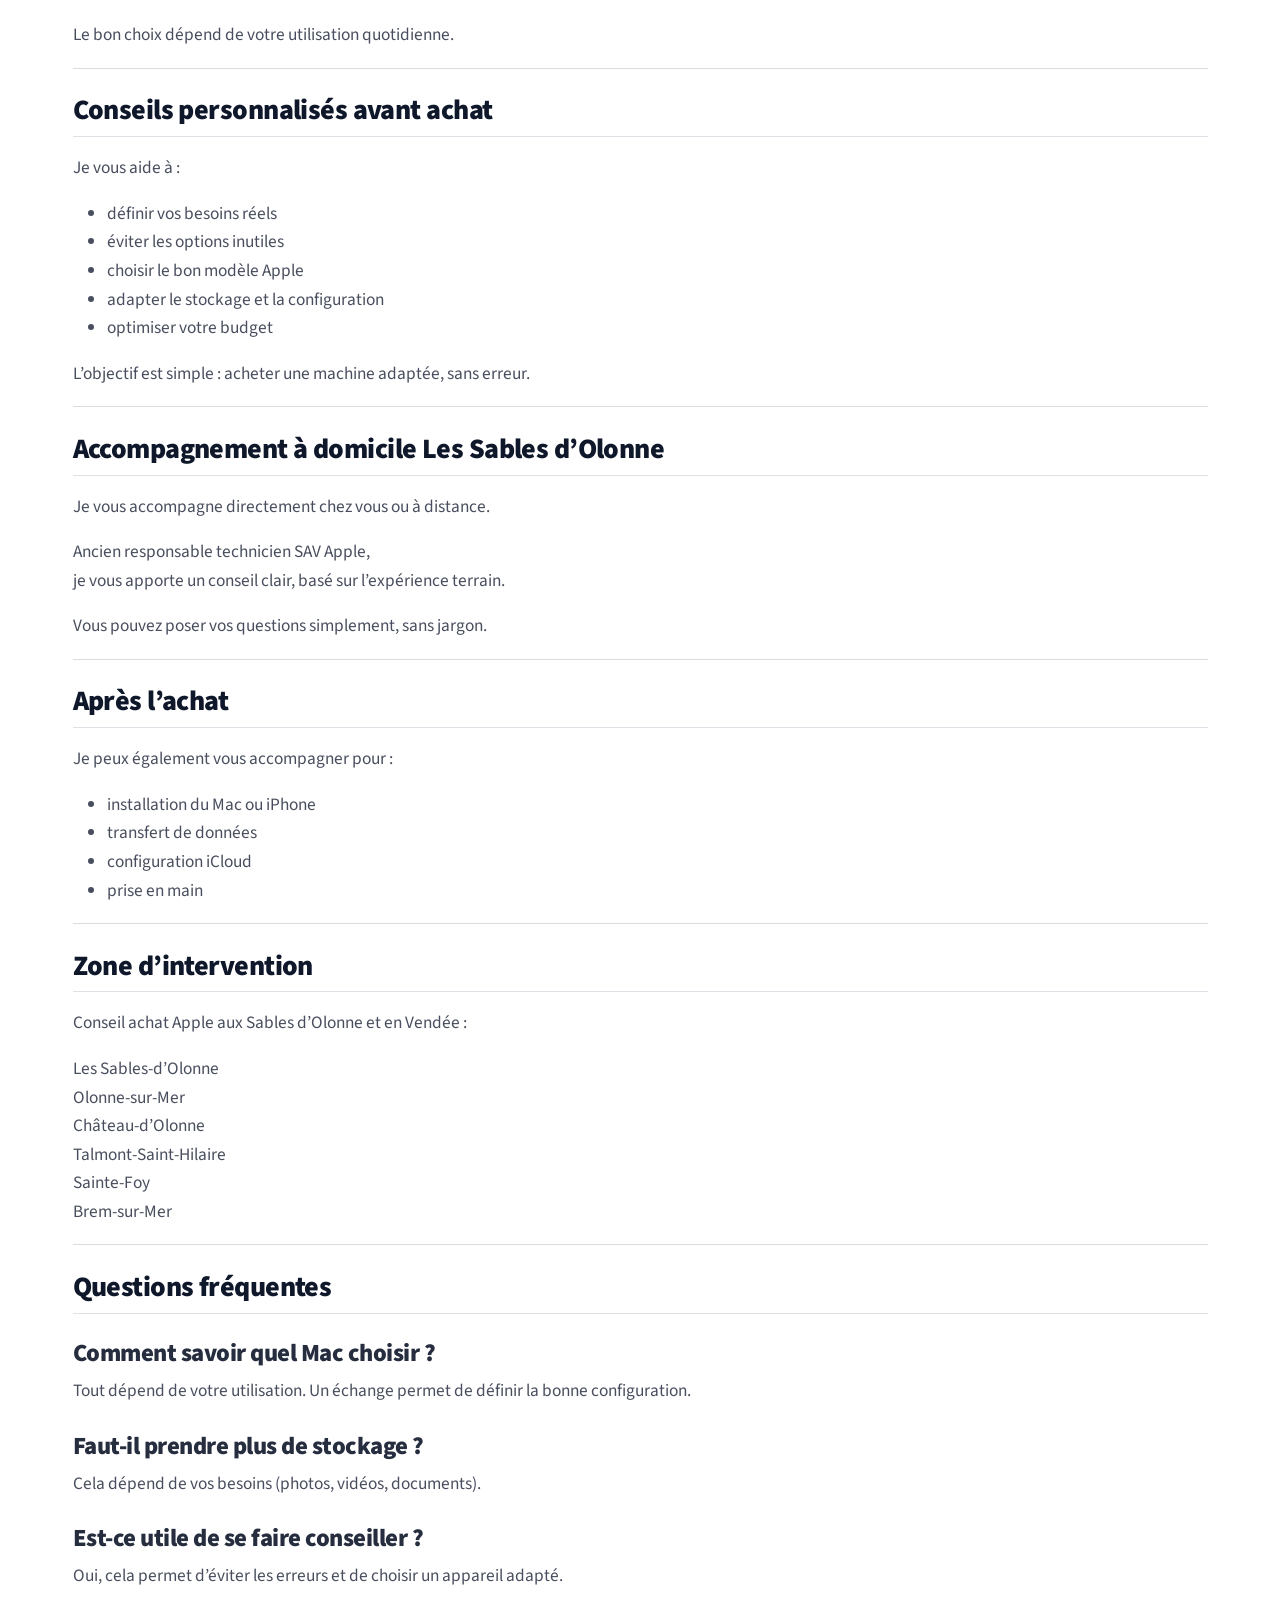
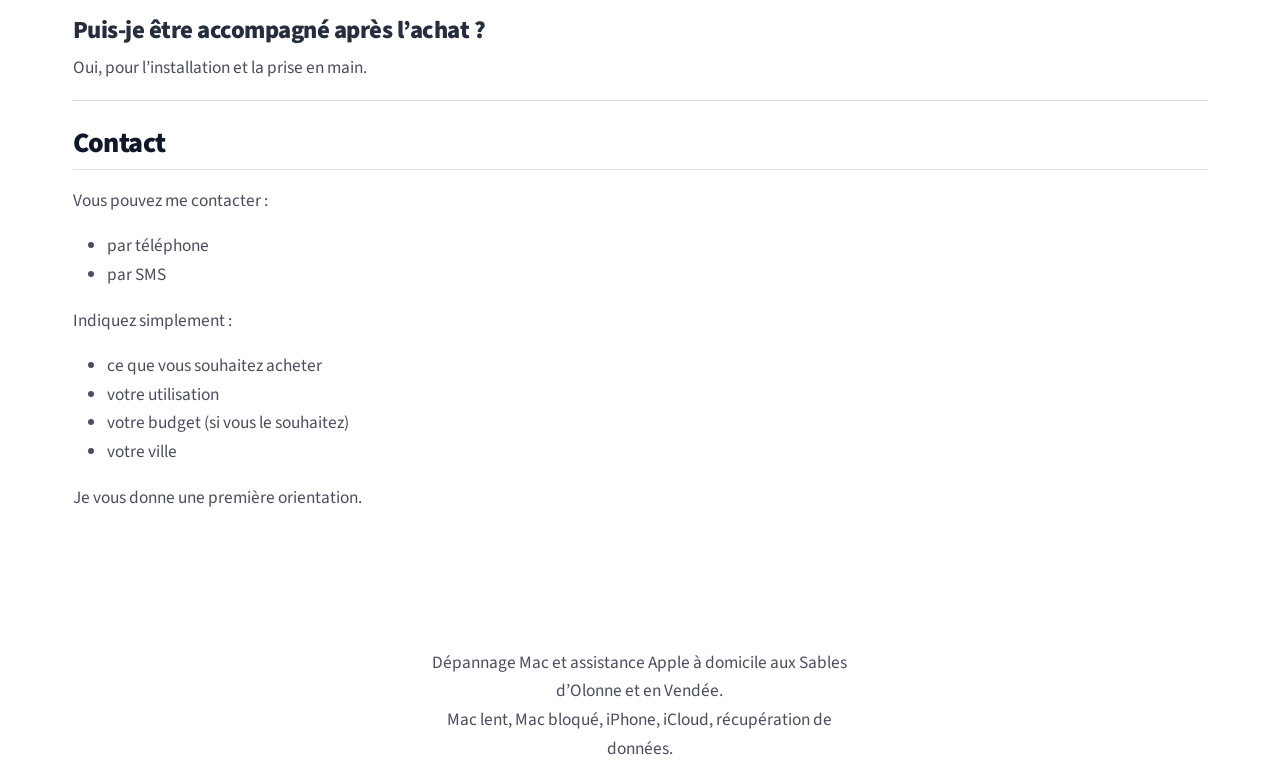
<file: achatApple.html>
<!DOCTYPE html>
<html xmlns="http://www.w3.org/1999/xhtml" lang="fr" xml:lang="fr"><head>

<meta charset="utf-8">
<meta name="generator" content="quarto-1.6.42">

<meta name="viewport" content="width=device-width, initial-scale=1.0, user-scalable=yes">


<title>Quel Mac ou iPhone choisir Les Sables d’Olonne – Conseil achat Apple Vendée – Dépannage Mac Les Sables d’Olonne – Assistance Apple Vendée</title>
<style>
code{white-space: pre-wrap;}
span.smallcaps{font-variant: small-caps;}
div.columns{display: flex; gap: min(4vw, 1.5em);}
div.column{flex: auto; overflow-x: auto;}
div.hanging-indent{margin-left: 1.5em; text-indent: -1.5em;}
ul.task-list{list-style: none;}
ul.task-list li input[type="checkbox"] {
  width: 0.8em;
  margin: 0 0.8em 0.2em -1em; /* quarto-specific, see https://github.com/quarto-dev/quarto-cli/issues/4556 */ 
  vertical-align: middle;
}
</style>


<script src="site_libs/quarto-nav/quarto-nav.js"></script>
<script src="site_libs/clipboard/clipboard.min.js"></script>
<script src="site_libs/quarto-search/autocomplete.umd.js"></script>
<script src="site_libs/quarto-search/fuse.min.js"></script>
<script src="site_libs/quarto-search/quarto-search.js"></script>
<meta name="quarto:offset" content="./">
<link href="./profile.jpg" rel="icon" type="image/jpeg">
<script src="site_libs/quarto-html/quarto.js"></script>
<script src="site_libs/quarto-html/popper.min.js"></script>
<script src="site_libs/quarto-html/tippy.umd.min.js"></script>
<script src="site_libs/quarto-html/anchor.min.js"></script>
<link href="site_libs/quarto-html/tippy.css" rel="stylesheet">
<link href="site_libs/quarto-html/quarto-syntax-highlighting-2f5df379a58b258e96c21c0638c20c03.css" rel="stylesheet" id="quarto-text-highlighting-styles">
<script src="site_libs/bootstrap/bootstrap.min.js"></script>
<link href="site_libs/bootstrap/bootstrap-icons.css" rel="stylesheet">
<link href="site_libs/bootstrap/bootstrap-74c90939484fe00be8d5db7ece5ff9a7.min.css" rel="stylesheet" append-hash="true" id="quarto-bootstrap" data-mode="light">
<script id="quarto-search-options" type="application/json">{
  "location": "navbar",
  "copy-button": false,
  "collapse-after": 3,
  "panel-placement": "end",
  "type": "overlay",
  "limit": 50,
  "keyboard-shortcut": [
    "f",
    "/",
    "s"
  ],
  "show-item-context": false,
  "language": {
    "search-no-results-text": "Pas de résultats",
    "search-matching-documents-text": "documents trouvés",
    "search-copy-link-title": "Copier le lien vers la recherche",
    "search-hide-matches-text": "Cacher les correspondances additionnelles",
    "search-more-match-text": "correspondance de plus dans ce document",
    "search-more-matches-text": "correspondances de plus dans ce document",
    "search-clear-button-title": "Effacer",
    "search-text-placeholder": "",
    "search-detached-cancel-button-title": "Annuler",
    "search-submit-button-title": "Envoyer",
    "search-label": "Recherche"
  }
}</script>
<style>html{ scroll-behavior: smooth; }</style>
<!-- SEO -->
<meta name="robots" content="index, follow">
<meta name="author" content="Mathieu G.">
<meta name="geo.region" content="FR-85">
<meta name="geo.placename" content="Les Sables-d'Olonne">

<!-- Mots clés (faible impact mais utile cohérence) -->
<meta name="keywords" content="dépannage Mac Les Sables d'Olonne, assistance Apple Vendée, Mac lent, Mac bloqué, récupération données Mac, configuration iPhone, iCloud, Apple ID, dépannage Apple domicile Vendée">

<!-- Open Graph -->
<meta property="og:type" content="website">
<meta property="og:locale" content="fr_FR">
<meta property="og:title" content="Quel Mac ou iPhone choisir Les Sables d’Olonne – Conseil achat Apple Vendée – Dépannage Mac Les Sables d’Olonne – Assistance Apple Vendée">
<meta property="og:description" content="Dépannage Mac, iPhone et assistance Apple à domicile aux Sables d’Olonne et en Vendée. Mac lent, Mac bloqué, récupération de données, configuration et conseils Apple.">
<meta property="og:url" content="https://mathieug85.github.io/InformatiqueDomicile85/">
<meta property="og:image" content="https://mathieug85.github.io/InformatiqueDomicile85/profile.jpg">

<!-- Mobile UX -->
<meta name="viewport" content="width=device-width, initial-scale=1, viewport-fit=cover">


<link rel="stylesheet" href="styles.css">
</head>

<body class="nav-fixed">

<div id="quarto-search-results"></div>
  <header id="quarto-header" class="headroom fixed-top">
    <nav class="navbar navbar-expand-lg " data-bs-theme="dark">
      <div class="navbar-container container-fluid">
      <div class="navbar-brand-container mx-auto">
    <a class="navbar-brand" href="./index.html">
    <span class="navbar-title">Assistance Apple</span>
    </a>
  </div>
            <div id="quarto-search" class="" title="Recherche"></div>
          <button class="navbar-toggler" type="button" data-bs-toggle="collapse" data-bs-target="#navbarCollapse" aria-controls="navbarCollapse" role="menu" aria-expanded="false" aria-label="Basculer la navigation" onclick="if (window.quartoToggleHeadroom) { window.quartoToggleHeadroom(); }">
  <span class="navbar-toggler-icon"></span>
</button>
          <div class="collapse navbar-collapse" id="navbarCollapse">
            <ul class="navbar-nav navbar-nav-scroll me-auto">
  <li class="nav-item">
    <a class="nav-link" href="./index.html"> 
<span class="menu-text">Accueil</span></a>
  </li>  
  <li class="nav-item dropdown ">
    <a class="nav-link dropdown-toggle" href="#" id="nav-menu-dépannage-mac" role="link" data-bs-toggle="dropdown" aria-expanded="false">
 <span class="menu-text">Dépannage Mac</span>
    </a>
    <ul class="dropdown-menu" aria-labelledby="nav-menu-dépannage-mac">    
        <li>
    <a class="dropdown-item" href="./maclent.html">
 <span class="dropdown-text">Mac lent</span></a>
  </li>  
        <li>
    <a class="dropdown-item" href="./macbloque.html">
 <span class="dropdown-text">Mac bloqué</span></a>
  </li>  
        <li>
    <a class="dropdown-item" href="./donneesmac.html">
 <span class="dropdown-text">Récupération de données</span></a>
  </li>  
    </ul>
  </li>
  <li class="nav-item dropdown ">
    <a class="nav-link dropdown-toggle" href="#" id="nav-menu-installation" role="link" data-bs-toggle="dropdown" aria-expanded="false">
 <span class="menu-text">Installation</span>
    </a>
    <ul class="dropdown-menu" aria-labelledby="nav-menu-installation">    
        <li>
    <a class="dropdown-item" href="./configurationMac.html">
 <span class="dropdown-text">Nouveau Mac</span></a>
  </li>  
        <li>
    <a class="dropdown-item" href="./configurationiPhone.html">
 <span class="dropdown-text">Nouvel iPhone</span></a>
  </li>  
    </ul>
  </li>
  <li class="nav-item dropdown ">
    <a class="nav-link dropdown-toggle" href="#" id="nav-menu-services-apple" role="link" data-bs-toggle="dropdown" aria-expanded="false">
 <span class="menu-text">Services Apple</span>
    </a>
    <ul class="dropdown-menu" aria-labelledby="nav-menu-services-apple">    
        <li>
    <a class="dropdown-item" href="./photosApple.html">
 <span class="dropdown-text">Photos iPhone / Mac</span></a>
  </li>  
        <li>
    <a class="dropdown-item" href="./identifiantApple.html">
 <span class="dropdown-text">Identifiant Apple</span></a>
  </li>  
        <li>
    <a class="dropdown-item" href="./resetApple.html">
 <span class="dropdown-text">Remise à zéro</span></a>
  </li>  
        <li>
    <a class="dropdown-item" href="./achatApple.html">
 <span class="dropdown-text">Conseil achat Apple</span></a>
  </li>  
    </ul>
  </li>
</ul>
            <ul class="navbar-nav navbar-nav-scroll ms-auto">
  <li class="nav-item">
    <a class="nav-link" href="tel:+33627101468"> 
<span class="menu-text">Appeler</span></a>
  </li>  
  <li class="nav-item">
    <a class="nav-link" href="sms:+33627101468"> 
<span class="menu-text">SMS</span></a>
  </li>  
</ul>
          </div> <!-- /navcollapse -->
            <div class="quarto-navbar-tools">
</div>
      </div> <!-- /container-fluid -->
    </nav>
</header>
<!-- content -->
<div id="quarto-content" class="quarto-container page-columns page-rows-contents page-layout-full page-navbar">
<!-- sidebar -->
<!-- margin-sidebar -->
    
<!-- main -->
<main class="content column-page" id="quarto-document-content">

<header id="title-block-header" class="quarto-title-block default">
<div class="quarto-title">
<h1 class="title">Quel Mac ou iPhone choisir Les Sables d’Olonne – Conseil achat Apple Vendée</h1>
</div>



<div class="quarto-title-meta column-page">

    
  
    
  </div>
  


</header>


<section id="quel-mac-ou-iphone-choisir-aux-sables-dolonne" class="level1">
<h1>Quel Mac ou iPhone choisir aux Sables d’Olonne ?</h1>
<p>Vous souhaitez acheter un Mac, un iPhone ou un iPad, mais vous ne savez pas quel modèle choisir ?</p>
<p>Entre les différentes gammes, capacités et options, il est facile de se tromper et de payer trop cher pour un usage qui ne correspond pas.</p>
<p>Je vous accompagne aux Sables d’Olonne et en Vendée pour choisir un appareil Apple adapté à vos besoins.</p>
<hr>
<section id="pourquoi-se-faire-accompagner-avant-dacheter" class="level2">
<h2 class="anchored" data-anchor-id="pourquoi-se-faire-accompagner-avant-dacheter">Pourquoi se faire accompagner avant d’acheter</h2>
<p>Un mauvais choix peut entraîner :</p>
<ul>
<li>un Mac trop lent pour votre usage<br>
</li>
<li>un iPhone avec un stockage insuffisant<br>
</li>
<li>un appareil surdimensionné et trop cher<br>
</li>
<li>des options inutiles</li>
</ul>
<p>Chaque personne a des besoins différents.</p>
<p>L’objectif est de choisir une machine adaptée, fiable et durable.</p>
<hr>
</section>
<section id="quel-mac-choisir" class="level2">
<h2 class="anchored" data-anchor-id="quel-mac-choisir">Quel Mac choisir ?</h2>
<p>Selon votre utilisation :</p>
<section id="usage-simple-internet-mails-photos" class="level3">
<h3 class="anchored" data-anchor-id="usage-simple-internet-mails-photos">Usage simple (internet, mails, photos)</h3>
<p>Un MacBook Air ou iMac peut suffire.</p>
</section>
<section id="usage-polyvalent" class="level3">
<h3 class="anchored" data-anchor-id="usage-polyvalent">Usage polyvalent</h3>
<p>Un Mac avec plus de mémoire et de stockage peut être nécessaire.</p>
</section>
<section id="usage-avancé-photo-vidéo-travail" class="level3">
<h3 class="anchored" data-anchor-id="usage-avancé-photo-vidéo-travail">Usage avancé (photo, vidéo, travail)</h3>
<p>Un modèle plus puissant est recommandé.</p>
<p>Le choix dépend toujours de votre utilisation réelle.</p>
<hr>
</section>
</section>
<section id="quel-iphone-choisir" class="level2">
<h2 class="anchored" data-anchor-id="quel-iphone-choisir">Quel iPhone choisir ?</h2>
<p>Le bon iPhone dépend de :</p>
<ul>
<li>votre usage (simple ou intensif)<br>
</li>
<li>votre besoin en photos<br>
</li>
<li>votre stockage (64 Go, 128 Go, 256 Go…)<br>
</li>
<li>votre budget</li>
</ul>
<p>Un modèle adapté permet d’éviter de changer trop rapidement.</p>
<hr>
</section>
<section id="ipad-ou-mac" class="level2">
<h2 class="anchored" data-anchor-id="ipad-ou-mac">iPad ou Mac ?</h2>
<p>Certaines personnes hésitent entre tablette et ordinateur.</p>
<ul>
<li>iPad : simple, léger, pratique<br>
</li>
<li>Mac : plus complet, plus flexible</li>
</ul>
<p>Le bon choix dépend de votre utilisation quotidienne.</p>
<hr>
</section>
<section id="conseils-personnalisés-avant-achat" class="level2">
<h2 class="anchored" data-anchor-id="conseils-personnalisés-avant-achat">Conseils personnalisés avant achat</h2>
<p>Je vous aide à :</p>
<ul>
<li>définir vos besoins réels<br>
</li>
<li>éviter les options inutiles<br>
</li>
<li>choisir le bon modèle Apple<br>
</li>
<li>adapter le stockage et la configuration<br>
</li>
<li>optimiser votre budget</li>
</ul>
<p>L’objectif est simple : acheter une machine adaptée, sans erreur.</p>
<hr>
</section>
<section id="accompagnement-à-domicile-les-sables-dolonne" class="level2">
<h2 class="anchored" data-anchor-id="accompagnement-à-domicile-les-sables-dolonne">Accompagnement à domicile Les Sables d’Olonne</h2>
<p>Je vous accompagne directement chez vous ou à distance.</p>
<p>Ancien responsable technicien SAV Apple,<br>
je vous apporte un conseil clair, basé sur l’expérience terrain.</p>
<p>Vous pouvez poser vos questions simplement, sans jargon.</p>
<hr>
</section>
<section id="après-lachat" class="level2">
<h2 class="anchored" data-anchor-id="après-lachat">Après l’achat</h2>
<p>Je peux également vous accompagner pour :</p>
<ul>
<li>installation du Mac ou iPhone<br>
</li>
<li>transfert de données<br>
</li>
<li>configuration iCloud<br>
</li>
<li>prise en main</li>
</ul>
<hr>
</section>
<section id="zone-dintervention" class="level2">
<h2 class="anchored" data-anchor-id="zone-dintervention">Zone d’intervention</h2>
<p>Conseil achat Apple aux Sables d’Olonne et en Vendée :</p>
<p>Les Sables-d’Olonne<br>
Olonne-sur-Mer<br>
Château-d’Olonne<br>
Talmont-Saint-Hilaire<br>
Sainte-Foy<br>
Brem-sur-Mer</p>
<hr>
</section>
<section id="questions-fréquentes" class="level2">
<h2 class="anchored" data-anchor-id="questions-fréquentes">Questions fréquentes</h2>
<section id="comment-savoir-quel-mac-choisir" class="level3">
<h3 class="anchored" data-anchor-id="comment-savoir-quel-mac-choisir">Comment savoir quel Mac choisir ?</h3>
<p>Tout dépend de votre utilisation. Un échange permet de définir la bonne configuration.</p>
</section>
<section id="faut-il-prendre-plus-de-stockage" class="level3">
<h3 class="anchored" data-anchor-id="faut-il-prendre-plus-de-stockage">Faut-il prendre plus de stockage ?</h3>
<p>Cela dépend de vos besoins (photos, vidéos, documents).</p>
</section>
<section id="est-ce-utile-de-se-faire-conseiller" class="level3">
<h3 class="anchored" data-anchor-id="est-ce-utile-de-se-faire-conseiller">Est-ce utile de se faire conseiller ?</h3>
<p>Oui, cela permet d’éviter les erreurs et de choisir un appareil adapté.</p>
</section>
<section id="puis-je-être-accompagné-après-lachat" class="level3">
<h3 class="anchored" data-anchor-id="puis-je-être-accompagné-après-lachat">Puis-je être accompagné après l’achat ?</h3>
<p>Oui, pour l’installation et la prise en main.</p>
<hr>
</section>
</section>
<section id="contact" class="level2">
<h2 class="anchored" data-anchor-id="contact">Contact</h2>
<p>Vous pouvez me contacter :</p>
<ul>
<li>par téléphone<br>
</li>
<li>par SMS</li>
</ul>
<p>Indiquez simplement :</p>
<ul>
<li>ce que vous souhaitez acheter<br>
</li>
<li>votre utilisation<br>
</li>
<li>votre budget (si vous le souhaitez)<br>
</li>
<li>votre ville</li>
</ul>
<p>Je vous donne une première orientation.</p>
<script type="application/ld+json">
{
  "@context": "https://schema.org",
  "@type": "Service",
  "name": "Conseil achat Mac iPhone Les Sables d’Olonne",
  "description": "Accompagnement pour choisir un Mac, iPhone ou iPad adapté à vos besoins aux Sables d’Olonne et en Vendée. Conseil personnalisé avant achat Apple.",
  "provider": {
    "@type": "LocalBusiness",
    "name": "Assistance Apple à domicile Les Sables d’Olonne",
    "telephone": "+33627101468",
    "address": {
      "@type": "PostalAddress",
      "addressLocality": "Les Sables d’Olonne",
      "addressRegion": "Vendée",
      "postalCode": "85100",
      "addressCountry": "FR"
    }
  },
  "areaServed": [
    { "@type": "City", "name": "Les Sables d’Olonne" },
    { "@type": "AdministrativeArea", "name": "Vendée" }
  ],
  "serviceType": [
    "Conseil achat Mac",
    "Choisir MacBook",
    "Conseil iPhone",
    "Choisir iPad",
    "Accompagnement achat Apple"
  ],
  "keywords": [
    "quel Mac choisir",
    "quel iPhone choisir",
    "conseil achat Mac",
    "choisir MacBook",
    "achat Apple Les Sables d’Olonne",
    "conseil Apple Vendée"
  ]
}
</script>


</section>
</section>

</main> <!-- /main -->
<script id="quarto-html-after-body" type="application/javascript">
window.document.addEventListener("DOMContentLoaded", function (event) {
  const toggleBodyColorMode = (bsSheetEl) => {
    const mode = bsSheetEl.getAttribute("data-mode");
    const bodyEl = window.document.querySelector("body");
    if (mode === "dark") {
      bodyEl.classList.add("quarto-dark");
      bodyEl.classList.remove("quarto-light");
    } else {
      bodyEl.classList.add("quarto-light");
      bodyEl.classList.remove("quarto-dark");
    }
  }
  const toggleBodyColorPrimary = () => {
    const bsSheetEl = window.document.querySelector("link#quarto-bootstrap");
    if (bsSheetEl) {
      toggleBodyColorMode(bsSheetEl);
    }
  }
  toggleBodyColorPrimary();  
  const icon = "";
  const anchorJS = new window.AnchorJS();
  anchorJS.options = {
    placement: 'right',
    icon: icon
  };
  anchorJS.add('.anchored');
  const isCodeAnnotation = (el) => {
    for (const clz of el.classList) {
      if (clz.startsWith('code-annotation-')) {                     
        return true;
      }
    }
    return false;
  }
  const onCopySuccess = function(e) {
    // button target
    const button = e.trigger;
    // don't keep focus
    button.blur();
    // flash "checked"
    button.classList.add('code-copy-button-checked');
    var currentTitle = button.getAttribute("title");
    button.setAttribute("title", "Copié");
    let tooltip;
    if (window.bootstrap) {
      button.setAttribute("data-bs-toggle", "tooltip");
      button.setAttribute("data-bs-placement", "left");
      button.setAttribute("data-bs-title", "Copié");
      tooltip = new bootstrap.Tooltip(button, 
        { trigger: "manual", 
          customClass: "code-copy-button-tooltip",
          offset: [0, -8]});
      tooltip.show();    
    }
    setTimeout(function() {
      if (tooltip) {
        tooltip.hide();
        button.removeAttribute("data-bs-title");
        button.removeAttribute("data-bs-toggle");
        button.removeAttribute("data-bs-placement");
      }
      button.setAttribute("title", currentTitle);
      button.classList.remove('code-copy-button-checked');
    }, 1000);
    // clear code selection
    e.clearSelection();
  }
  const getTextToCopy = function(trigger) {
      const codeEl = trigger.previousElementSibling.cloneNode(true);
      for (const childEl of codeEl.children) {
        if (isCodeAnnotation(childEl)) {
          childEl.remove();
        }
      }
      return codeEl.innerText;
  }
  const clipboard = new window.ClipboardJS('.code-copy-button:not([data-in-quarto-modal])', {
    text: getTextToCopy
  });
  clipboard.on('success', onCopySuccess);
  if (window.document.getElementById('quarto-embedded-source-code-modal')) {
    const clipboardModal = new window.ClipboardJS('.code-copy-button[data-in-quarto-modal]', {
      text: getTextToCopy,
      container: window.document.getElementById('quarto-embedded-source-code-modal')
    });
    clipboardModal.on('success', onCopySuccess);
  }
    var localhostRegex = new RegExp(/^(?:http|https):\/\/localhost\:?[0-9]*\//);
    var mailtoRegex = new RegExp(/^mailto:/);
      var filterRegex = new RegExp("https:\/\/mathieug85\.github\.io\/InformatiqueDomicile85\/");
    var isInternal = (href) => {
        return filterRegex.test(href) || localhostRegex.test(href) || mailtoRegex.test(href);
    }
    // Inspect non-navigation links and adorn them if external
 	var links = window.document.querySelectorAll('a[href]:not(.nav-link):not(.navbar-brand):not(.toc-action):not(.sidebar-link):not(.sidebar-item-toggle):not(.pagination-link):not(.no-external):not([aria-hidden]):not(.dropdown-item):not(.quarto-navigation-tool):not(.about-link)');
    for (var i=0; i<links.length; i++) {
      const link = links[i];
      if (!isInternal(link.href)) {
        // undo the damage that might have been done by quarto-nav.js in the case of
        // links that we want to consider external
        if (link.dataset.originalHref !== undefined) {
          link.href = link.dataset.originalHref;
        }
          // target, if specified
          link.setAttribute("target", "_blank");
          if (link.getAttribute("rel") === null) {
            link.setAttribute("rel", "noopener");
          }
      }
    }
  function tippyHover(el, contentFn, onTriggerFn, onUntriggerFn) {
    const config = {
      allowHTML: true,
      maxWidth: 500,
      delay: 100,
      arrow: false,
      appendTo: function(el) {
          return el.parentElement;
      },
      interactive: true,
      interactiveBorder: 10,
      theme: 'quarto',
      placement: 'bottom-start',
    };
    if (contentFn) {
      config.content = contentFn;
    }
    if (onTriggerFn) {
      config.onTrigger = onTriggerFn;
    }
    if (onUntriggerFn) {
      config.onUntrigger = onUntriggerFn;
    }
    window.tippy(el, config); 
  }
  const noterefs = window.document.querySelectorAll('a[role="doc-noteref"]');
  for (var i=0; i<noterefs.length; i++) {
    const ref = noterefs[i];
    tippyHover(ref, function() {
      // use id or data attribute instead here
      let href = ref.getAttribute('data-footnote-href') || ref.getAttribute('href');
      try { href = new URL(href).hash; } catch {}
      const id = href.replace(/^#\/?/, "");
      const note = window.document.getElementById(id);
      if (note) {
        return note.innerHTML;
      } else {
        return "";
      }
    });
  }
  const xrefs = window.document.querySelectorAll('a.quarto-xref');
  const processXRef = (id, note) => {
    // Strip column container classes
    const stripColumnClz = (el) => {
      el.classList.remove("page-full", "page-columns");
      if (el.children) {
        for (const child of el.children) {
          stripColumnClz(child);
        }
      }
    }
    stripColumnClz(note)
    if (id === null || id.startsWith('sec-')) {
      // Special case sections, only their first couple elements
      const container = document.createElement("div");
      if (note.children && note.children.length > 2) {
        container.appendChild(note.children[0].cloneNode(true));
        for (let i = 1; i < note.children.length; i++) {
          const child = note.children[i];
          if (child.tagName === "P" && child.innerText === "") {
            continue;
          } else {
            container.appendChild(child.cloneNode(true));
            break;
          }
        }
        if (window.Quarto?.typesetMath) {
          window.Quarto.typesetMath(container);
        }
        return container.innerHTML
      } else {
        if (window.Quarto?.typesetMath) {
          window.Quarto.typesetMath(note);
        }
        return note.innerHTML;
      }
    } else {
      // Remove any anchor links if they are present
      const anchorLink = note.querySelector('a.anchorjs-link');
      if (anchorLink) {
        anchorLink.remove();
      }
      if (window.Quarto?.typesetMath) {
        window.Quarto.typesetMath(note);
      }
      if (note.classList.contains("callout")) {
        return note.outerHTML;
      } else {
        return note.innerHTML;
      }
    }
  }
  for (var i=0; i<xrefs.length; i++) {
    const xref = xrefs[i];
    tippyHover(xref, undefined, function(instance) {
      instance.disable();
      let url = xref.getAttribute('href');
      let hash = undefined; 
      if (url.startsWith('#')) {
        hash = url;
      } else {
        try { hash = new URL(url).hash; } catch {}
      }
      if (hash) {
        const id = hash.replace(/^#\/?/, "");
        const note = window.document.getElementById(id);
        if (note !== null) {
          try {
            const html = processXRef(id, note.cloneNode(true));
            instance.setContent(html);
          } finally {
            instance.enable();
            instance.show();
          }
        } else {
          // See if we can fetch this
          fetch(url.split('#')[0])
          .then(res => res.text())
          .then(html => {
            const parser = new DOMParser();
            const htmlDoc = parser.parseFromString(html, "text/html");
            const note = htmlDoc.getElementById(id);
            if (note !== null) {
              const html = processXRef(id, note);
              instance.setContent(html);
            } 
          }).finally(() => {
            instance.enable();
            instance.show();
          });
        }
      } else {
        // See if we can fetch a full url (with no hash to target)
        // This is a special case and we should probably do some content thinning / targeting
        fetch(url)
        .then(res => res.text())
        .then(html => {
          const parser = new DOMParser();
          const htmlDoc = parser.parseFromString(html, "text/html");
          const note = htmlDoc.querySelector('main.content');
          if (note !== null) {
            // This should only happen for chapter cross references
            // (since there is no id in the URL)
            // remove the first header
            if (note.children.length > 0 && note.children[0].tagName === "HEADER") {
              note.children[0].remove();
            }
            const html = processXRef(null, note);
            instance.setContent(html);
          } 
        }).finally(() => {
          instance.enable();
          instance.show();
        });
      }
    }, function(instance) {
    });
  }
      let selectedAnnoteEl;
      const selectorForAnnotation = ( cell, annotation) => {
        let cellAttr = 'data-code-cell="' + cell + '"';
        let lineAttr = 'data-code-annotation="' +  annotation + '"';
        const selector = 'span[' + cellAttr + '][' + lineAttr + ']';
        return selector;
      }
      const selectCodeLines = (annoteEl) => {
        const doc = window.document;
        const targetCell = annoteEl.getAttribute("data-target-cell");
        const targetAnnotation = annoteEl.getAttribute("data-target-annotation");
        const annoteSpan = window.document.querySelector(selectorForAnnotation(targetCell, targetAnnotation));
        const lines = annoteSpan.getAttribute("data-code-lines").split(",");
        const lineIds = lines.map((line) => {
          return targetCell + "-" + line;
        })
        let top = null;
        let height = null;
        let parent = null;
        if (lineIds.length > 0) {
            //compute the position of the single el (top and bottom and make a div)
            const el = window.document.getElementById(lineIds[0]);
            top = el.offsetTop;
            height = el.offsetHeight;
            parent = el.parentElement.parentElement;
          if (lineIds.length > 1) {
            const lastEl = window.document.getElementById(lineIds[lineIds.length - 1]);
            const bottom = lastEl.offsetTop + lastEl.offsetHeight;
            height = bottom - top;
          }
          if (top !== null && height !== null && parent !== null) {
            // cook up a div (if necessary) and position it 
            let div = window.document.getElementById("code-annotation-line-highlight");
            if (div === null) {
              div = window.document.createElement("div");
              div.setAttribute("id", "code-annotation-line-highlight");
              div.style.position = 'absolute';
              parent.appendChild(div);
            }
            div.style.top = top - 2 + "px";
            div.style.height = height + 4 + "px";
            div.style.left = 0;
            let gutterDiv = window.document.getElementById("code-annotation-line-highlight-gutter");
            if (gutterDiv === null) {
              gutterDiv = window.document.createElement("div");
              gutterDiv.setAttribute("id", "code-annotation-line-highlight-gutter");
              gutterDiv.style.position = 'absolute';
              const codeCell = window.document.getElementById(targetCell);
              const gutter = codeCell.querySelector('.code-annotation-gutter');
              gutter.appendChild(gutterDiv);
            }
            gutterDiv.style.top = top - 2 + "px";
            gutterDiv.style.height = height + 4 + "px";
          }
          selectedAnnoteEl = annoteEl;
        }
      };
      const unselectCodeLines = () => {
        const elementsIds = ["code-annotation-line-highlight", "code-annotation-line-highlight-gutter"];
        elementsIds.forEach((elId) => {
          const div = window.document.getElementById(elId);
          if (div) {
            div.remove();
          }
        });
        selectedAnnoteEl = undefined;
      };
        // Handle positioning of the toggle
    window.addEventListener(
      "resize",
      throttle(() => {
        elRect = undefined;
        if (selectedAnnoteEl) {
          selectCodeLines(selectedAnnoteEl);
        }
      }, 10)
    );
    function throttle(fn, ms) {
    let throttle = false;
    let timer;
      return (...args) => {
        if(!throttle) { // first call gets through
            fn.apply(this, args);
            throttle = true;
        } else { // all the others get throttled
            if(timer) clearTimeout(timer); // cancel #2
            timer = setTimeout(() => {
              fn.apply(this, args);
              timer = throttle = false;
            }, ms);
        }
      };
    }
      // Attach click handler to the DT
      const annoteDls = window.document.querySelectorAll('dt[data-target-cell]');
      for (const annoteDlNode of annoteDls) {
        annoteDlNode.addEventListener('click', (event) => {
          const clickedEl = event.target;
          if (clickedEl !== selectedAnnoteEl) {
            unselectCodeLines();
            const activeEl = window.document.querySelector('dt[data-target-cell].code-annotation-active');
            if (activeEl) {
              activeEl.classList.remove('code-annotation-active');
            }
            selectCodeLines(clickedEl);
            clickedEl.classList.add('code-annotation-active');
          } else {
            // Unselect the line
            unselectCodeLines();
            clickedEl.classList.remove('code-annotation-active');
          }
        });
      }
  const findCites = (el) => {
    const parentEl = el.parentElement;
    if (parentEl) {
      const cites = parentEl.dataset.cites;
      if (cites) {
        return {
          el,
          cites: cites.split(' ')
        };
      } else {
        return findCites(el.parentElement)
      }
    } else {
      return undefined;
    }
  };
  var bibliorefs = window.document.querySelectorAll('a[role="doc-biblioref"]');
  for (var i=0; i<bibliorefs.length; i++) {
    const ref = bibliorefs[i];
    const citeInfo = findCites(ref);
    if (citeInfo) {
      tippyHover(citeInfo.el, function() {
        var popup = window.document.createElement('div');
        citeInfo.cites.forEach(function(cite) {
          var citeDiv = window.document.createElement('div');
          citeDiv.classList.add('hanging-indent');
          citeDiv.classList.add('csl-entry');
          var biblioDiv = window.document.getElementById('ref-' + cite);
          if (biblioDiv) {
            citeDiv.innerHTML = biblioDiv.innerHTML;
          }
          popup.appendChild(citeDiv);
        });
        return popup.innerHTML;
      });
    }
  }
});
</script>
</div> <!-- /content -->
<footer class="footer">
  <div class="nav-footer">
    <div class="nav-footer-left">
      &nbsp;
    </div>   
    <div class="nav-footer-center">
<p>Dépannage Mac et assistance Apple à domicile aux Sables d’Olonne et en Vendée.<br>
Mac lent, Mac bloqué, iPhone, iCloud, récupération de données.</p>
</div>
    <div class="nav-footer-right">
      &nbsp;
    </div>
  </div>
</footer>




<script src="site_libs/quarto-html/zenscroll-min.js"></script>
</body></html>
</file>
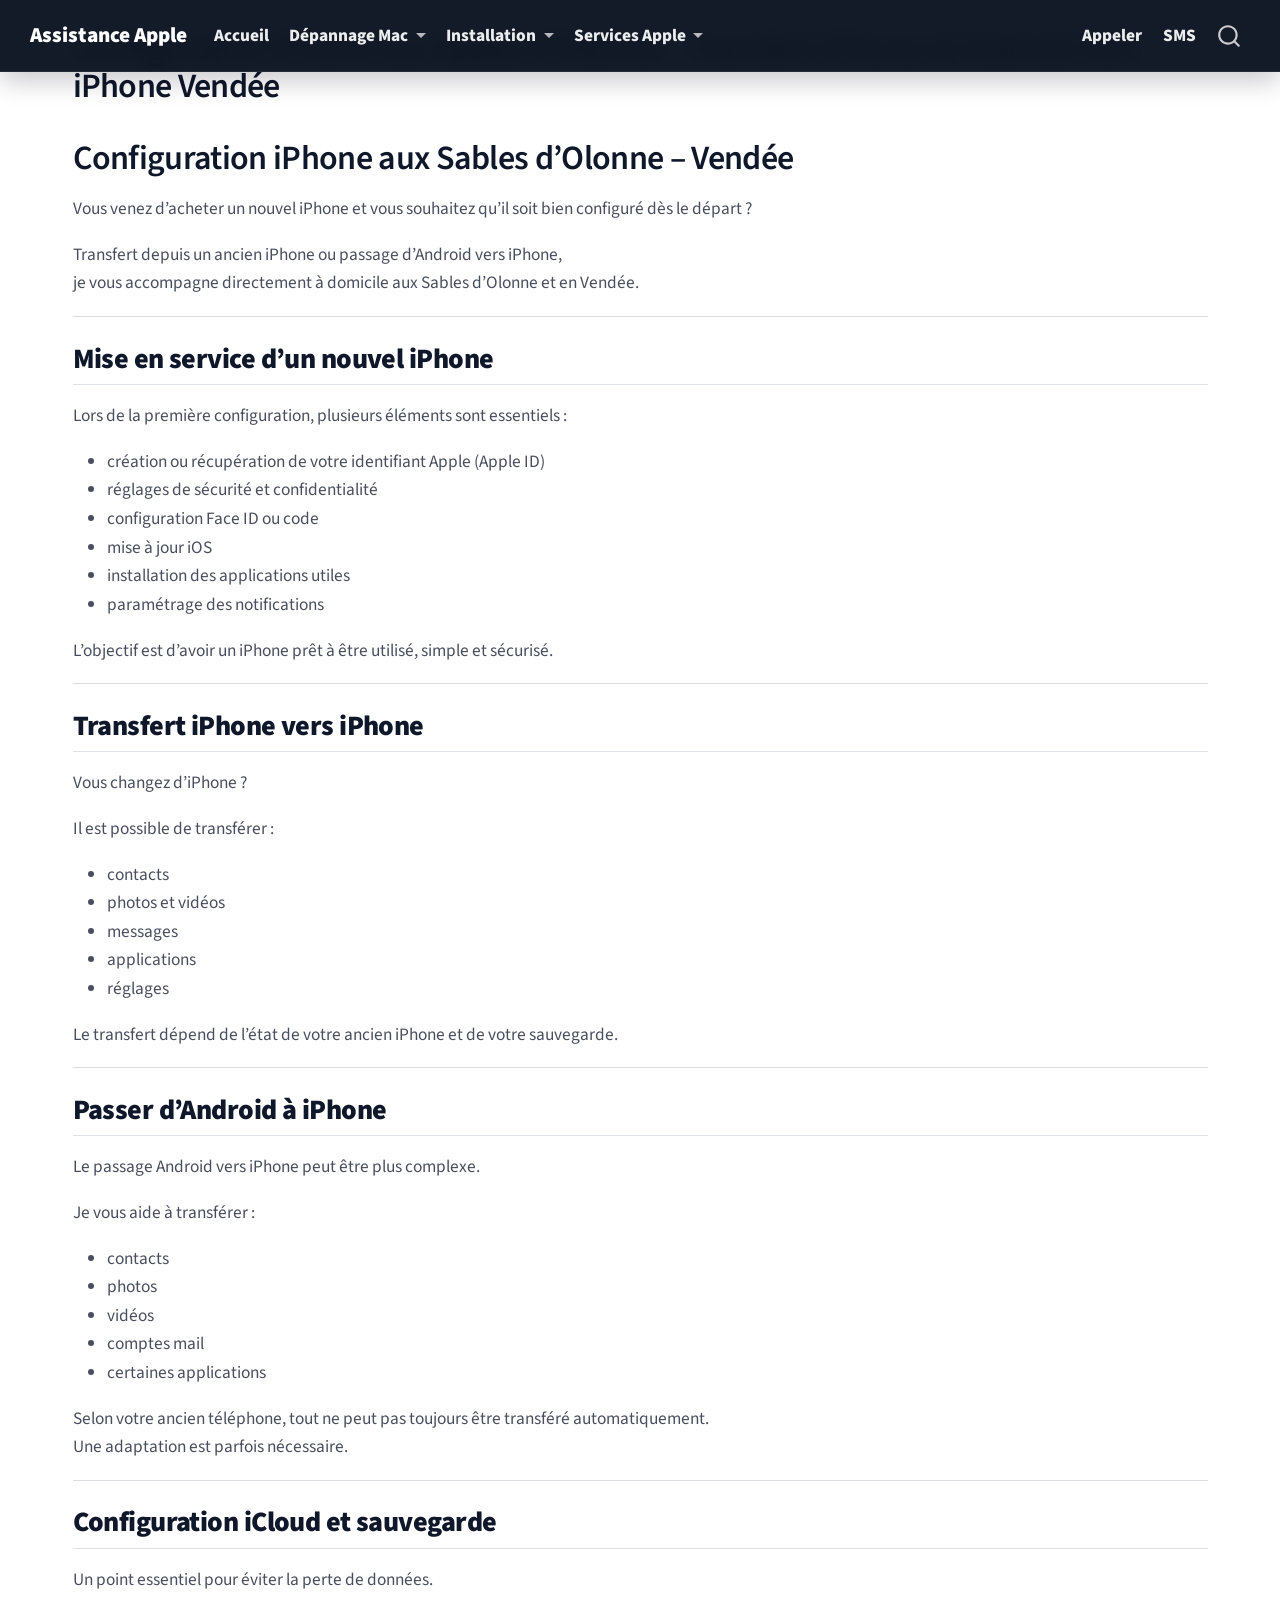
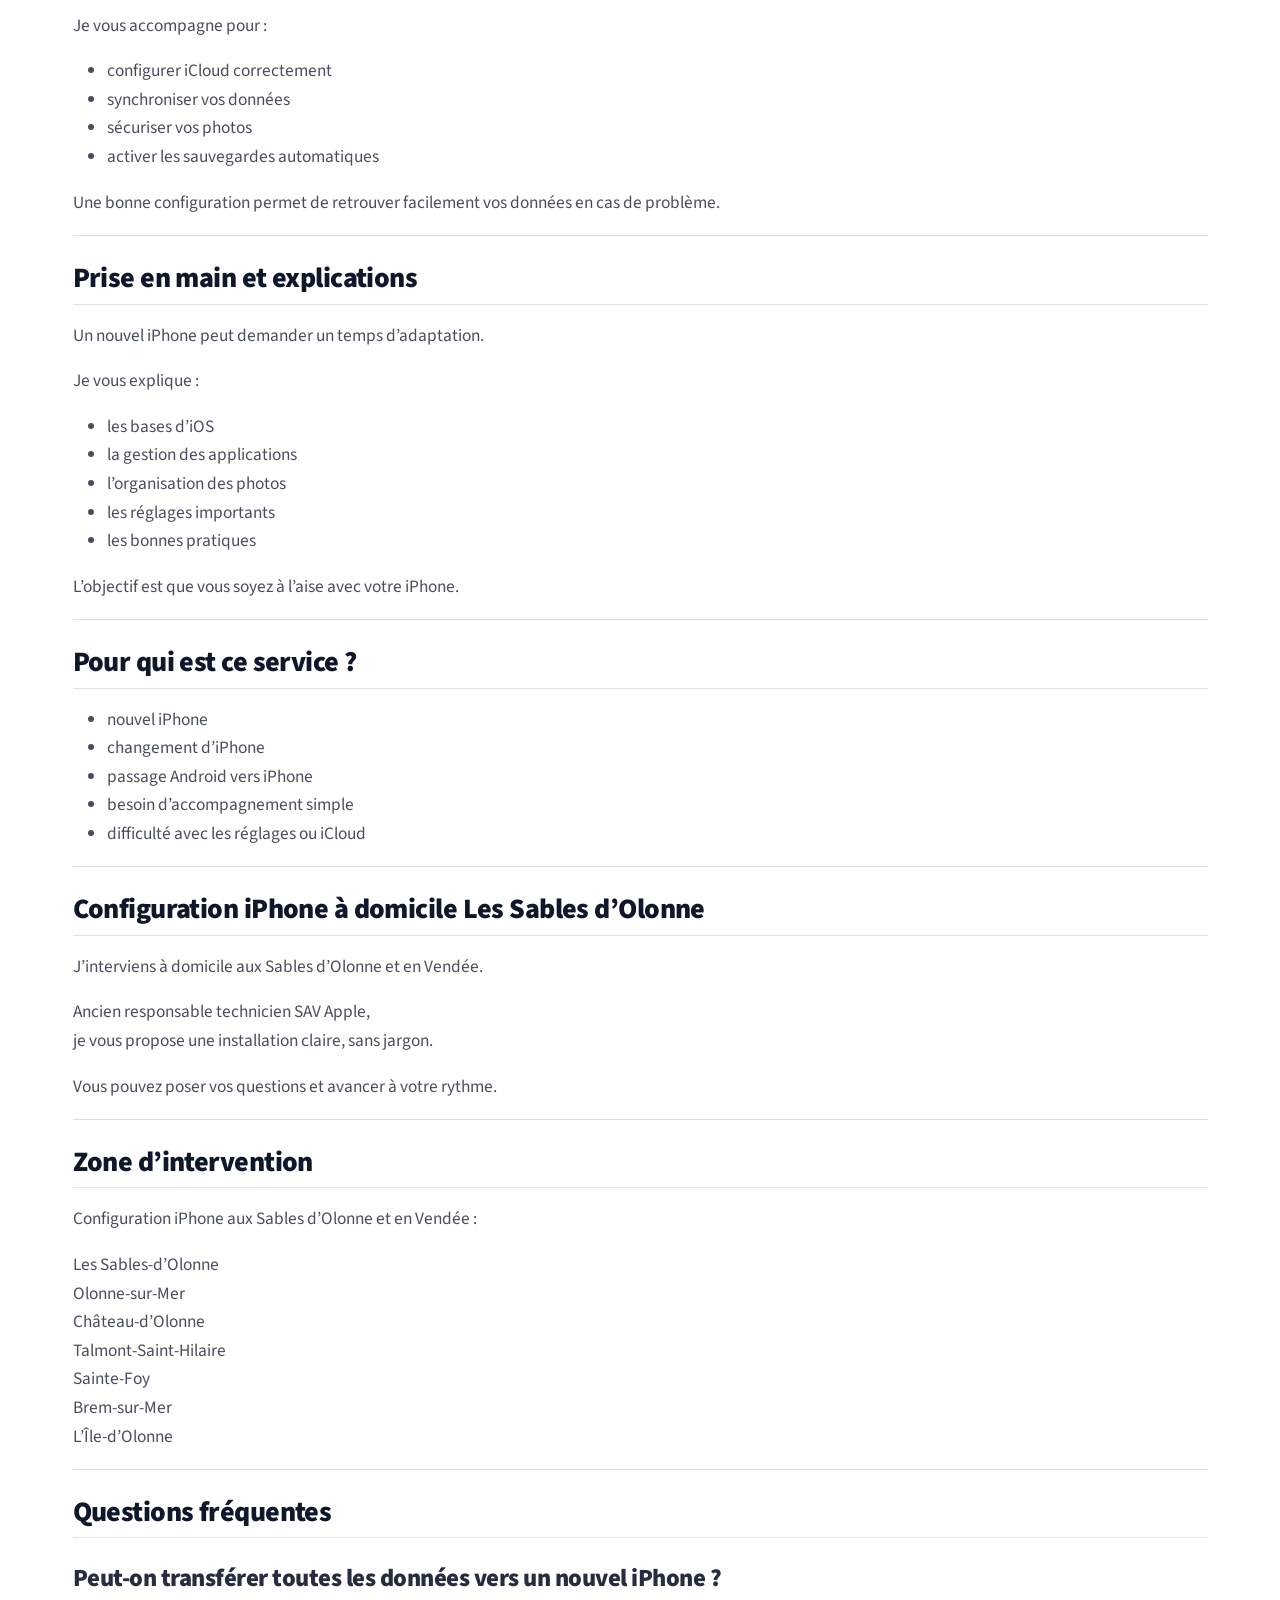
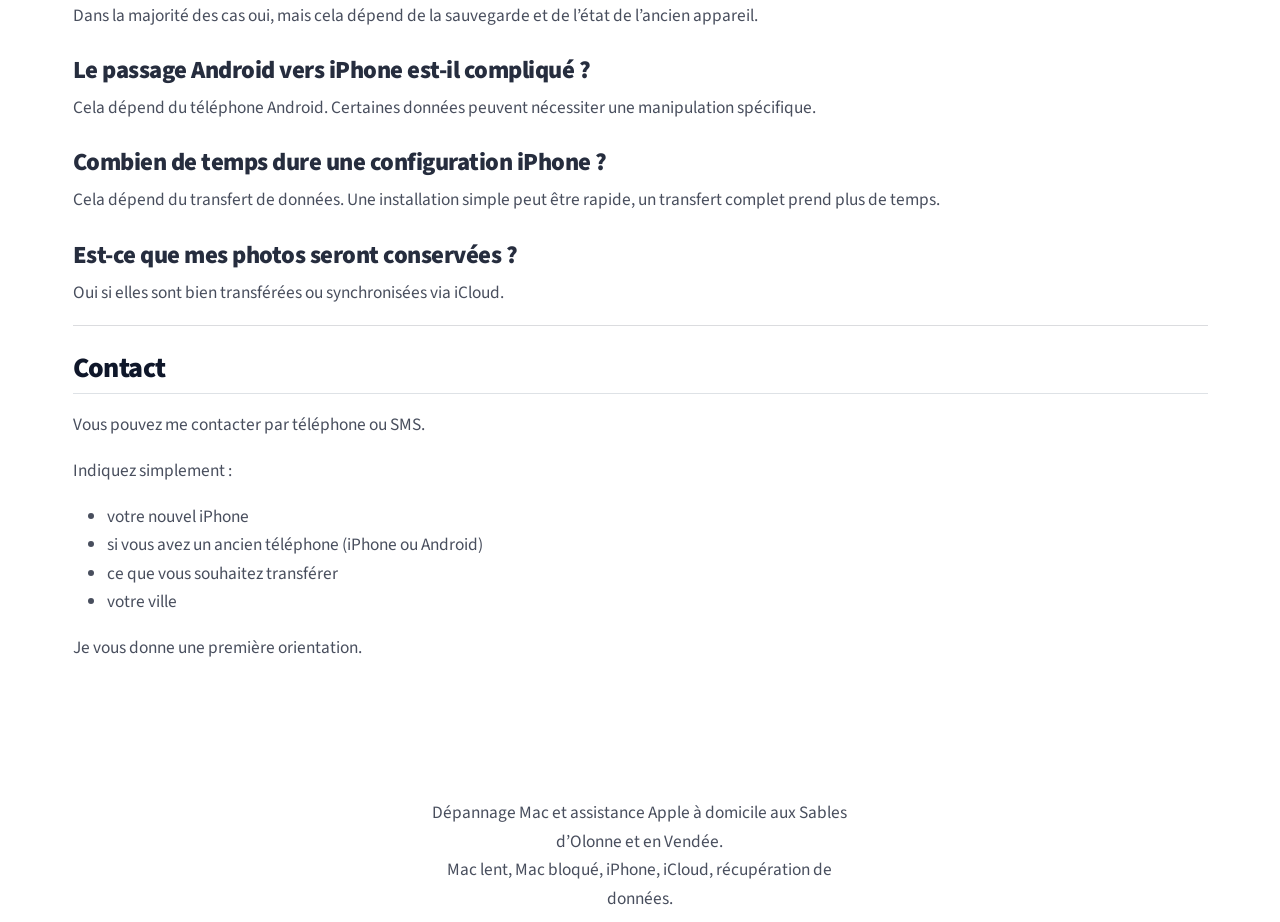
<file: configurationiPhone.html>
<!DOCTYPE html>
<html xmlns="http://www.w3.org/1999/xhtml" lang="fr" xml:lang="fr"><head>

<meta charset="utf-8">
<meta name="generator" content="quarto-1.6.42">

<meta name="viewport" content="width=device-width, initial-scale=1.0, user-scalable=yes">


<title>Configuration iPhone Les Sables d’Olonne – Transfert iPhone et Android vers iPhone Vendée – Dépannage Mac Les Sables d’Olonne – Assistance Apple Vendée</title>
<style>
code{white-space: pre-wrap;}
span.smallcaps{font-variant: small-caps;}
div.columns{display: flex; gap: min(4vw, 1.5em);}
div.column{flex: auto; overflow-x: auto;}
div.hanging-indent{margin-left: 1.5em; text-indent: -1.5em;}
ul.task-list{list-style: none;}
ul.task-list li input[type="checkbox"] {
  width: 0.8em;
  margin: 0 0.8em 0.2em -1em; /* quarto-specific, see https://github.com/quarto-dev/quarto-cli/issues/4556 */ 
  vertical-align: middle;
}
</style>


<script src="site_libs/quarto-nav/quarto-nav.js"></script>
<script src="site_libs/clipboard/clipboard.min.js"></script>
<script src="site_libs/quarto-search/autocomplete.umd.js"></script>
<script src="site_libs/quarto-search/fuse.min.js"></script>
<script src="site_libs/quarto-search/quarto-search.js"></script>
<meta name="quarto:offset" content="./">
<link href="./profile.jpg" rel="icon" type="image/jpeg">
<script src="site_libs/quarto-html/quarto.js"></script>
<script src="site_libs/quarto-html/popper.min.js"></script>
<script src="site_libs/quarto-html/tippy.umd.min.js"></script>
<script src="site_libs/quarto-html/anchor.min.js"></script>
<link href="site_libs/quarto-html/tippy.css" rel="stylesheet">
<link href="site_libs/quarto-html/quarto-syntax-highlighting-2f5df379a58b258e96c21c0638c20c03.css" rel="stylesheet" id="quarto-text-highlighting-styles">
<script src="site_libs/bootstrap/bootstrap.min.js"></script>
<link href="site_libs/bootstrap/bootstrap-icons.css" rel="stylesheet">
<link href="site_libs/bootstrap/bootstrap-74c90939484fe00be8d5db7ece5ff9a7.min.css" rel="stylesheet" append-hash="true" id="quarto-bootstrap" data-mode="light">
<script id="quarto-search-options" type="application/json">{
  "location": "navbar",
  "copy-button": false,
  "collapse-after": 3,
  "panel-placement": "end",
  "type": "overlay",
  "limit": 50,
  "keyboard-shortcut": [
    "f",
    "/",
    "s"
  ],
  "show-item-context": false,
  "language": {
    "search-no-results-text": "Pas de résultats",
    "search-matching-documents-text": "documents trouvés",
    "search-copy-link-title": "Copier le lien vers la recherche",
    "search-hide-matches-text": "Cacher les correspondances additionnelles",
    "search-more-match-text": "correspondance de plus dans ce document",
    "search-more-matches-text": "correspondances de plus dans ce document",
    "search-clear-button-title": "Effacer",
    "search-text-placeholder": "",
    "search-detached-cancel-button-title": "Annuler",
    "search-submit-button-title": "Envoyer",
    "search-label": "Recherche"
  }
}</script>
<style>html{ scroll-behavior: smooth; }</style>
<!-- SEO -->
<meta name="robots" content="index, follow">
<meta name="author" content="Mathieu G.">
<meta name="geo.region" content="FR-85">
<meta name="geo.placename" content="Les Sables-d'Olonne">

<!-- Mots clés (faible impact mais utile cohérence) -->
<meta name="keywords" content="dépannage Mac Les Sables d'Olonne, assistance Apple Vendée, Mac lent, Mac bloqué, récupération données Mac, configuration iPhone, iCloud, Apple ID, dépannage Apple domicile Vendée">

<!-- Open Graph -->
<meta property="og:type" content="website">
<meta property="og:locale" content="fr_FR">
<meta property="og:title" content="Configuration iPhone Les Sables d’Olonne – Transfert iPhone et Android vers iPhone Vendée – Dépannage Mac Les Sables d’Olonne – Assistance Apple Vendée">
<meta property="og:description" content="Dépannage Mac, iPhone et assistance Apple à domicile aux Sables d’Olonne et en Vendée. Mac lent, Mac bloqué, récupération de données, configuration et conseils Apple.">
<meta property="og:url" content="https://mathieug85.github.io/InformatiqueDomicile85/">
<meta property="og:image" content="https://mathieug85.github.io/InformatiqueDomicile85/profile.jpg">

<!-- Mobile UX -->
<meta name="viewport" content="width=device-width, initial-scale=1, viewport-fit=cover">


<link rel="stylesheet" href="styles.css">
</head>

<body class="nav-fixed">

<div id="quarto-search-results"></div>
  <header id="quarto-header" class="headroom fixed-top">
    <nav class="navbar navbar-expand-lg " data-bs-theme="dark">
      <div class="navbar-container container-fluid">
      <div class="navbar-brand-container mx-auto">
    <a class="navbar-brand" href="./index.html">
    <span class="navbar-title">Assistance Apple</span>
    </a>
  </div>
            <div id="quarto-search" class="" title="Recherche"></div>
          <button class="navbar-toggler" type="button" data-bs-toggle="collapse" data-bs-target="#navbarCollapse" aria-controls="navbarCollapse" role="menu" aria-expanded="false" aria-label="Basculer la navigation" onclick="if (window.quartoToggleHeadroom) { window.quartoToggleHeadroom(); }">
  <span class="navbar-toggler-icon"></span>
</button>
          <div class="collapse navbar-collapse" id="navbarCollapse">
            <ul class="navbar-nav navbar-nav-scroll me-auto">
  <li class="nav-item">
    <a class="nav-link" href="./index.html"> 
<span class="menu-text">Accueil</span></a>
  </li>  
  <li class="nav-item dropdown ">
    <a class="nav-link dropdown-toggle" href="#" id="nav-menu-dépannage-mac" role="link" data-bs-toggle="dropdown" aria-expanded="false">
 <span class="menu-text">Dépannage Mac</span>
    </a>
    <ul class="dropdown-menu" aria-labelledby="nav-menu-dépannage-mac">    
        <li>
    <a class="dropdown-item" href="./maclent.html">
 <span class="dropdown-text">Mac lent</span></a>
  </li>  
        <li>
    <a class="dropdown-item" href="./macbloque.html">
 <span class="dropdown-text">Mac bloqué</span></a>
  </li>  
        <li>
    <a class="dropdown-item" href="./donneesmac.html">
 <span class="dropdown-text">Récupération de données</span></a>
  </li>  
    </ul>
  </li>
  <li class="nav-item dropdown ">
    <a class="nav-link dropdown-toggle" href="#" id="nav-menu-installation" role="link" data-bs-toggle="dropdown" aria-expanded="false">
 <span class="menu-text">Installation</span>
    </a>
    <ul class="dropdown-menu" aria-labelledby="nav-menu-installation">    
        <li>
    <a class="dropdown-item" href="./configurationMac.html">
 <span class="dropdown-text">Nouveau Mac</span></a>
  </li>  
        <li>
    <a class="dropdown-item" href="./configurationiPhone.html">
 <span class="dropdown-text">Nouvel iPhone</span></a>
  </li>  
    </ul>
  </li>
  <li class="nav-item dropdown ">
    <a class="nav-link dropdown-toggle" href="#" id="nav-menu-services-apple" role="link" data-bs-toggle="dropdown" aria-expanded="false">
 <span class="menu-text">Services Apple</span>
    </a>
    <ul class="dropdown-menu" aria-labelledby="nav-menu-services-apple">    
        <li>
    <a class="dropdown-item" href="./photosApple.html">
 <span class="dropdown-text">Photos iPhone / Mac</span></a>
  </li>  
        <li>
    <a class="dropdown-item" href="./identifiantApple.html">
 <span class="dropdown-text">Identifiant Apple</span></a>
  </li>  
        <li>
    <a class="dropdown-item" href="./resetApple.html">
 <span class="dropdown-text">Remise à zéro</span></a>
  </li>  
        <li>
    <a class="dropdown-item" href="./achatApple.html">
 <span class="dropdown-text">Conseil achat Apple</span></a>
  </li>  
    </ul>
  </li>
</ul>
            <ul class="navbar-nav navbar-nav-scroll ms-auto">
  <li class="nav-item">
    <a class="nav-link" href="tel:+33627101468"> 
<span class="menu-text">Appeler</span></a>
  </li>  
  <li class="nav-item">
    <a class="nav-link" href="sms:+33627101468"> 
<span class="menu-text">SMS</span></a>
  </li>  
</ul>
          </div> <!-- /navcollapse -->
            <div class="quarto-navbar-tools">
</div>
      </div> <!-- /container-fluid -->
    </nav>
</header>
<!-- content -->
<div id="quarto-content" class="quarto-container page-columns page-rows-contents page-layout-full page-navbar">
<!-- sidebar -->
<!-- margin-sidebar -->
    
<!-- main -->
<main class="content column-page" id="quarto-document-content">

<header id="title-block-header" class="quarto-title-block default">
<div class="quarto-title">
<h1 class="title">Configuration iPhone Les Sables d’Olonne – Transfert iPhone et Android vers iPhone Vendée</h1>
</div>



<div class="quarto-title-meta column-page">

    
  
    
  </div>
  


</header>


<section id="configuration-iphone-aux-sables-dolonne-vendée" class="level1">
<h1>Configuration iPhone aux Sables d’Olonne – Vendée</h1>
<p>Vous venez d’acheter un nouvel iPhone et vous souhaitez qu’il soit bien configuré dès le départ ?</p>
<p>Transfert depuis un ancien iPhone ou passage d’Android vers iPhone,<br>
je vous accompagne directement à domicile aux Sables d’Olonne et en Vendée.</p>
<hr>
<section id="mise-en-service-dun-nouvel-iphone" class="level2">
<h2 class="anchored" data-anchor-id="mise-en-service-dun-nouvel-iphone">Mise en service d’un nouvel iPhone</h2>
<p>Lors de la première configuration, plusieurs éléments sont essentiels :</p>
<ul>
<li>création ou récupération de votre identifiant Apple (Apple ID)<br>
</li>
<li>réglages de sécurité et confidentialité<br>
</li>
<li>configuration Face ID ou code<br>
</li>
<li>mise à jour iOS<br>
</li>
<li>installation des applications utiles<br>
</li>
<li>paramétrage des notifications</li>
</ul>
<p>L’objectif est d’avoir un iPhone prêt à être utilisé, simple et sécurisé.</p>
<hr>
</section>
<section id="transfert-iphone-vers-iphone" class="level2">
<h2 class="anchored" data-anchor-id="transfert-iphone-vers-iphone">Transfert iPhone vers iPhone</h2>
<p>Vous changez d’iPhone ?</p>
<p>Il est possible de transférer :</p>
<ul>
<li>contacts<br>
</li>
<li>photos et vidéos<br>
</li>
<li>messages<br>
</li>
<li>applications<br>
</li>
<li>réglages</li>
</ul>
<p>Le transfert dépend de l’état de votre ancien iPhone et de votre sauvegarde.</p>
<hr>
</section>
<section id="passer-dandroid-à-iphone" class="level2">
<h2 class="anchored" data-anchor-id="passer-dandroid-à-iphone">Passer d’Android à iPhone</h2>
<p>Le passage Android vers iPhone peut être plus complexe.</p>
<p>Je vous aide à transférer :</p>
<ul>
<li>contacts<br>
</li>
<li>photos<br>
</li>
<li>vidéos<br>
</li>
<li>comptes mail<br>
</li>
<li>certaines applications</li>
</ul>
<p>Selon votre ancien téléphone, tout ne peut pas toujours être transféré automatiquement.<br>
Une adaptation est parfois nécessaire.</p>
<hr>
</section>
<section id="configuration-icloud-et-sauvegarde" class="level2">
<h2 class="anchored" data-anchor-id="configuration-icloud-et-sauvegarde">Configuration iCloud et sauvegarde</h2>
<p>Un point essentiel pour éviter la perte de données.</p>
<p>Je vous accompagne pour :</p>
<ul>
<li>configurer iCloud correctement<br>
</li>
<li>synchroniser vos données<br>
</li>
<li>sécuriser vos photos<br>
</li>
<li>activer les sauvegardes automatiques</li>
</ul>
<p>Une bonne configuration permet de retrouver facilement vos données en cas de problème.</p>
<hr>
</section>
<section id="prise-en-main-et-explications" class="level2">
<h2 class="anchored" data-anchor-id="prise-en-main-et-explications">Prise en main et explications</h2>
<p>Un nouvel iPhone peut demander un temps d’adaptation.</p>
<p>Je vous explique :</p>
<ul>
<li>les bases d’iOS<br>
</li>
<li>la gestion des applications<br>
</li>
<li>l’organisation des photos<br>
</li>
<li>les réglages importants<br>
</li>
<li>les bonnes pratiques</li>
</ul>
<p>L’objectif est que vous soyez à l’aise avec votre iPhone.</p>
<hr>
</section>
<section id="pour-qui-est-ce-service" class="level2">
<h2 class="anchored" data-anchor-id="pour-qui-est-ce-service">Pour qui est ce service ?</h2>
<ul>
<li>nouvel iPhone<br>
</li>
<li>changement d’iPhone<br>
</li>
<li>passage Android vers iPhone<br>
</li>
<li>besoin d’accompagnement simple<br>
</li>
<li>difficulté avec les réglages ou iCloud</li>
</ul>
<hr>
</section>
<section id="configuration-iphone-à-domicile-les-sables-dolonne" class="level2">
<h2 class="anchored" data-anchor-id="configuration-iphone-à-domicile-les-sables-dolonne">Configuration iPhone à domicile Les Sables d’Olonne</h2>
<p>J’interviens à domicile aux Sables d’Olonne et en Vendée.</p>
<p>Ancien responsable technicien SAV Apple,<br>
je vous propose une installation claire, sans jargon.</p>
<p>Vous pouvez poser vos questions et avancer à votre rythme.</p>
<hr>
</section>
<section id="zone-dintervention" class="level2">
<h2 class="anchored" data-anchor-id="zone-dintervention">Zone d’intervention</h2>
<p>Configuration iPhone aux Sables d’Olonne et en Vendée :</p>
<p>Les Sables-d’Olonne<br>
Olonne-sur-Mer<br>
Château-d’Olonne<br>
Talmont-Saint-Hilaire<br>
Sainte-Foy<br>
Brem-sur-Mer<br>
L’Île-d’Olonne</p>
<hr>
</section>
<section id="questions-fréquentes" class="level2">
<h2 class="anchored" data-anchor-id="questions-fréquentes">Questions fréquentes</h2>
<section id="peut-on-transférer-toutes-les-données-vers-un-nouvel-iphone" class="level3">
<h3 class="anchored" data-anchor-id="peut-on-transférer-toutes-les-données-vers-un-nouvel-iphone">Peut-on transférer toutes les données vers un nouvel iPhone ?</h3>
<p>Dans la majorité des cas oui, mais cela dépend de la sauvegarde et de l’état de l’ancien appareil.</p>
</section>
<section id="le-passage-android-vers-iphone-est-il-compliqué" class="level3">
<h3 class="anchored" data-anchor-id="le-passage-android-vers-iphone-est-il-compliqué">Le passage Android vers iPhone est-il compliqué ?</h3>
<p>Cela dépend du téléphone Android. Certaines données peuvent nécessiter une manipulation spécifique.</p>
</section>
<section id="combien-de-temps-dure-une-configuration-iphone" class="level3">
<h3 class="anchored" data-anchor-id="combien-de-temps-dure-une-configuration-iphone">Combien de temps dure une configuration iPhone ?</h3>
<p>Cela dépend du transfert de données. Une installation simple peut être rapide, un transfert complet prend plus de temps.</p>
</section>
<section id="est-ce-que-mes-photos-seront-conservées" class="level3">
<h3 class="anchored" data-anchor-id="est-ce-que-mes-photos-seront-conservées">Est-ce que mes photos seront conservées ?</h3>
<p>Oui si elles sont bien transférées ou synchronisées via iCloud.</p>
<hr>
</section>
</section>
<section id="contact" class="level2">
<h2 class="anchored" data-anchor-id="contact">Contact</h2>
<p>Vous pouvez me contacter par téléphone ou SMS.</p>
<p>Indiquez simplement :</p>
<ul>
<li>votre nouvel iPhone<br>
</li>
<li>si vous avez un ancien téléphone (iPhone ou Android)<br>
</li>
<li>ce que vous souhaitez transférer<br>
</li>
<li>votre ville</li>
</ul>
<p>Je vous donne une première orientation.</p>
<script type="application/ld+json">
{
  "@context": "https://schema.org",
  "@type": "Service",
  "name": "Configuration iPhone Les Sables d’Olonne",
  "description": "Configuration et transfert de données vers iPhone à domicile aux Sables d’Olonne et en Vendée. Installation, transfert iPhone, migration Android vers iPhone, configuration iCloud.",
  "provider": {
    "@type": "LocalBusiness",
    "name": "Assistance iPhone à domicile Les Sables d’Olonne",
    "telephone": "+33627101468",
    "address": {
      "@type": "PostalAddress",
      "addressLocality": "Les Sables d’Olonne",
      "addressRegion": "Vendée",
      "postalCode": "85100",
      "addressCountry": "FR"
    }
  },
  "areaServed": [
    { "@type": "City", "name": "Les Sables d’Olonne" },
    { "@type": "City", "name": "Olonne-sur-Mer" },
    { "@type": "City", "name": "Talmont-Saint-Hilaire" },
    { "@type": "AdministrativeArea", "name": "Vendée" }
  ],
  "serviceType": [
    "Configuration iPhone",
    "Installation iPhone",
    "Transfert iPhone",
    "Migration Android vers iPhone",
    "Configuration iCloud",
    "Assistance iOS"
  ],
  "keywords": [
    "configuration iPhone",
    "installation iPhone",
    "transfert iPhone vers iPhone",
    "passer Android vers iPhone",
    "configurer iPhone",
    "configuration iPhone Les Sables d’Olonne",
    "configuration iPhone Vendée"
  ],
  "offers": {
    "@type": "Offer",
    "price": "50",
    "priceCurrency": "EUR",
    "description": "Intervention à domicile à partir de 50€"
  }
}
</script>


</section>
</section>

</main> <!-- /main -->
<script id="quarto-html-after-body" type="application/javascript">
window.document.addEventListener("DOMContentLoaded", function (event) {
  const toggleBodyColorMode = (bsSheetEl) => {
    const mode = bsSheetEl.getAttribute("data-mode");
    const bodyEl = window.document.querySelector("body");
    if (mode === "dark") {
      bodyEl.classList.add("quarto-dark");
      bodyEl.classList.remove("quarto-light");
    } else {
      bodyEl.classList.add("quarto-light");
      bodyEl.classList.remove("quarto-dark");
    }
  }
  const toggleBodyColorPrimary = () => {
    const bsSheetEl = window.document.querySelector("link#quarto-bootstrap");
    if (bsSheetEl) {
      toggleBodyColorMode(bsSheetEl);
    }
  }
  toggleBodyColorPrimary();  
  const icon = "";
  const anchorJS = new window.AnchorJS();
  anchorJS.options = {
    placement: 'right',
    icon: icon
  };
  anchorJS.add('.anchored');
  const isCodeAnnotation = (el) => {
    for (const clz of el.classList) {
      if (clz.startsWith('code-annotation-')) {                     
        return true;
      }
    }
    return false;
  }
  const onCopySuccess = function(e) {
    // button target
    const button = e.trigger;
    // don't keep focus
    button.blur();
    // flash "checked"
    button.classList.add('code-copy-button-checked');
    var currentTitle = button.getAttribute("title");
    button.setAttribute("title", "Copié");
    let tooltip;
    if (window.bootstrap) {
      button.setAttribute("data-bs-toggle", "tooltip");
      button.setAttribute("data-bs-placement", "left");
      button.setAttribute("data-bs-title", "Copié");
      tooltip = new bootstrap.Tooltip(button, 
        { trigger: "manual", 
          customClass: "code-copy-button-tooltip",
          offset: [0, -8]});
      tooltip.show();    
    }
    setTimeout(function() {
      if (tooltip) {
        tooltip.hide();
        button.removeAttribute("data-bs-title");
        button.removeAttribute("data-bs-toggle");
        button.removeAttribute("data-bs-placement");
      }
      button.setAttribute("title", currentTitle);
      button.classList.remove('code-copy-button-checked');
    }, 1000);
    // clear code selection
    e.clearSelection();
  }
  const getTextToCopy = function(trigger) {
      const codeEl = trigger.previousElementSibling.cloneNode(true);
      for (const childEl of codeEl.children) {
        if (isCodeAnnotation(childEl)) {
          childEl.remove();
        }
      }
      return codeEl.innerText;
  }
  const clipboard = new window.ClipboardJS('.code-copy-button:not([data-in-quarto-modal])', {
    text: getTextToCopy
  });
  clipboard.on('success', onCopySuccess);
  if (window.document.getElementById('quarto-embedded-source-code-modal')) {
    const clipboardModal = new window.ClipboardJS('.code-copy-button[data-in-quarto-modal]', {
      text: getTextToCopy,
      container: window.document.getElementById('quarto-embedded-source-code-modal')
    });
    clipboardModal.on('success', onCopySuccess);
  }
    var localhostRegex = new RegExp(/^(?:http|https):\/\/localhost\:?[0-9]*\//);
    var mailtoRegex = new RegExp(/^mailto:/);
      var filterRegex = new RegExp("https:\/\/mathieug85\.github\.io\/InformatiqueDomicile85\/");
    var isInternal = (href) => {
        return filterRegex.test(href) || localhostRegex.test(href) || mailtoRegex.test(href);
    }
    // Inspect non-navigation links and adorn them if external
 	var links = window.document.querySelectorAll('a[href]:not(.nav-link):not(.navbar-brand):not(.toc-action):not(.sidebar-link):not(.sidebar-item-toggle):not(.pagination-link):not(.no-external):not([aria-hidden]):not(.dropdown-item):not(.quarto-navigation-tool):not(.about-link)');
    for (var i=0; i<links.length; i++) {
      const link = links[i];
      if (!isInternal(link.href)) {
        // undo the damage that might have been done by quarto-nav.js in the case of
        // links that we want to consider external
        if (link.dataset.originalHref !== undefined) {
          link.href = link.dataset.originalHref;
        }
          // target, if specified
          link.setAttribute("target", "_blank");
          if (link.getAttribute("rel") === null) {
            link.setAttribute("rel", "noopener");
          }
      }
    }
  function tippyHover(el, contentFn, onTriggerFn, onUntriggerFn) {
    const config = {
      allowHTML: true,
      maxWidth: 500,
      delay: 100,
      arrow: false,
      appendTo: function(el) {
          return el.parentElement;
      },
      interactive: true,
      interactiveBorder: 10,
      theme: 'quarto',
      placement: 'bottom-start',
    };
    if (contentFn) {
      config.content = contentFn;
    }
    if (onTriggerFn) {
      config.onTrigger = onTriggerFn;
    }
    if (onUntriggerFn) {
      config.onUntrigger = onUntriggerFn;
    }
    window.tippy(el, config); 
  }
  const noterefs = window.document.querySelectorAll('a[role="doc-noteref"]');
  for (var i=0; i<noterefs.length; i++) {
    const ref = noterefs[i];
    tippyHover(ref, function() {
      // use id or data attribute instead here
      let href = ref.getAttribute('data-footnote-href') || ref.getAttribute('href');
      try { href = new URL(href).hash; } catch {}
      const id = href.replace(/^#\/?/, "");
      const note = window.document.getElementById(id);
      if (note) {
        return note.innerHTML;
      } else {
        return "";
      }
    });
  }
  const xrefs = window.document.querySelectorAll('a.quarto-xref');
  const processXRef = (id, note) => {
    // Strip column container classes
    const stripColumnClz = (el) => {
      el.classList.remove("page-full", "page-columns");
      if (el.children) {
        for (const child of el.children) {
          stripColumnClz(child);
        }
      }
    }
    stripColumnClz(note)
    if (id === null || id.startsWith('sec-')) {
      // Special case sections, only their first couple elements
      const container = document.createElement("div");
      if (note.children && note.children.length > 2) {
        container.appendChild(note.children[0].cloneNode(true));
        for (let i = 1; i < note.children.length; i++) {
          const child = note.children[i];
          if (child.tagName === "P" && child.innerText === "") {
            continue;
          } else {
            container.appendChild(child.cloneNode(true));
            break;
          }
        }
        if (window.Quarto?.typesetMath) {
          window.Quarto.typesetMath(container);
        }
        return container.innerHTML
      } else {
        if (window.Quarto?.typesetMath) {
          window.Quarto.typesetMath(note);
        }
        return note.innerHTML;
      }
    } else {
      // Remove any anchor links if they are present
      const anchorLink = note.querySelector('a.anchorjs-link');
      if (anchorLink) {
        anchorLink.remove();
      }
      if (window.Quarto?.typesetMath) {
        window.Quarto.typesetMath(note);
      }
      if (note.classList.contains("callout")) {
        return note.outerHTML;
      } else {
        return note.innerHTML;
      }
    }
  }
  for (var i=0; i<xrefs.length; i++) {
    const xref = xrefs[i];
    tippyHover(xref, undefined, function(instance) {
      instance.disable();
      let url = xref.getAttribute('href');
      let hash = undefined; 
      if (url.startsWith('#')) {
        hash = url;
      } else {
        try { hash = new URL(url).hash; } catch {}
      }
      if (hash) {
        const id = hash.replace(/^#\/?/, "");
        const note = window.document.getElementById(id);
        if (note !== null) {
          try {
            const html = processXRef(id, note.cloneNode(true));
            instance.setContent(html);
          } finally {
            instance.enable();
            instance.show();
          }
        } else {
          // See if we can fetch this
          fetch(url.split('#')[0])
          .then(res => res.text())
          .then(html => {
            const parser = new DOMParser();
            const htmlDoc = parser.parseFromString(html, "text/html");
            const note = htmlDoc.getElementById(id);
            if (note !== null) {
              const html = processXRef(id, note);
              instance.setContent(html);
            } 
          }).finally(() => {
            instance.enable();
            instance.show();
          });
        }
      } else {
        // See if we can fetch a full url (with no hash to target)
        // This is a special case and we should probably do some content thinning / targeting
        fetch(url)
        .then(res => res.text())
        .then(html => {
          const parser = new DOMParser();
          const htmlDoc = parser.parseFromString(html, "text/html");
          const note = htmlDoc.querySelector('main.content');
          if (note !== null) {
            // This should only happen for chapter cross references
            // (since there is no id in the URL)
            // remove the first header
            if (note.children.length > 0 && note.children[0].tagName === "HEADER") {
              note.children[0].remove();
            }
            const html = processXRef(null, note);
            instance.setContent(html);
          } 
        }).finally(() => {
          instance.enable();
          instance.show();
        });
      }
    }, function(instance) {
    });
  }
      let selectedAnnoteEl;
      const selectorForAnnotation = ( cell, annotation) => {
        let cellAttr = 'data-code-cell="' + cell + '"';
        let lineAttr = 'data-code-annotation="' +  annotation + '"';
        const selector = 'span[' + cellAttr + '][' + lineAttr + ']';
        return selector;
      }
      const selectCodeLines = (annoteEl) => {
        const doc = window.document;
        const targetCell = annoteEl.getAttribute("data-target-cell");
        const targetAnnotation = annoteEl.getAttribute("data-target-annotation");
        const annoteSpan = window.document.querySelector(selectorForAnnotation(targetCell, targetAnnotation));
        const lines = annoteSpan.getAttribute("data-code-lines").split(",");
        const lineIds = lines.map((line) => {
          return targetCell + "-" + line;
        })
        let top = null;
        let height = null;
        let parent = null;
        if (lineIds.length > 0) {
            //compute the position of the single el (top and bottom and make a div)
            const el = window.document.getElementById(lineIds[0]);
            top = el.offsetTop;
            height = el.offsetHeight;
            parent = el.parentElement.parentElement;
          if (lineIds.length > 1) {
            const lastEl = window.document.getElementById(lineIds[lineIds.length - 1]);
            const bottom = lastEl.offsetTop + lastEl.offsetHeight;
            height = bottom - top;
          }
          if (top !== null && height !== null && parent !== null) {
            // cook up a div (if necessary) and position it 
            let div = window.document.getElementById("code-annotation-line-highlight");
            if (div === null) {
              div = window.document.createElement("div");
              div.setAttribute("id", "code-annotation-line-highlight");
              div.style.position = 'absolute';
              parent.appendChild(div);
            }
            div.style.top = top - 2 + "px";
            div.style.height = height + 4 + "px";
            div.style.left = 0;
            let gutterDiv = window.document.getElementById("code-annotation-line-highlight-gutter");
            if (gutterDiv === null) {
              gutterDiv = window.document.createElement("div");
              gutterDiv.setAttribute("id", "code-annotation-line-highlight-gutter");
              gutterDiv.style.position = 'absolute';
              const codeCell = window.document.getElementById(targetCell);
              const gutter = codeCell.querySelector('.code-annotation-gutter');
              gutter.appendChild(gutterDiv);
            }
            gutterDiv.style.top = top - 2 + "px";
            gutterDiv.style.height = height + 4 + "px";
          }
          selectedAnnoteEl = annoteEl;
        }
      };
      const unselectCodeLines = () => {
        const elementsIds = ["code-annotation-line-highlight", "code-annotation-line-highlight-gutter"];
        elementsIds.forEach((elId) => {
          const div = window.document.getElementById(elId);
          if (div) {
            div.remove();
          }
        });
        selectedAnnoteEl = undefined;
      };
        // Handle positioning of the toggle
    window.addEventListener(
      "resize",
      throttle(() => {
        elRect = undefined;
        if (selectedAnnoteEl) {
          selectCodeLines(selectedAnnoteEl);
        }
      }, 10)
    );
    function throttle(fn, ms) {
    let throttle = false;
    let timer;
      return (...args) => {
        if(!throttle) { // first call gets through
            fn.apply(this, args);
            throttle = true;
        } else { // all the others get throttled
            if(timer) clearTimeout(timer); // cancel #2
            timer = setTimeout(() => {
              fn.apply(this, args);
              timer = throttle = false;
            }, ms);
        }
      };
    }
      // Attach click handler to the DT
      const annoteDls = window.document.querySelectorAll('dt[data-target-cell]');
      for (const annoteDlNode of annoteDls) {
        annoteDlNode.addEventListener('click', (event) => {
          const clickedEl = event.target;
          if (clickedEl !== selectedAnnoteEl) {
            unselectCodeLines();
            const activeEl = window.document.querySelector('dt[data-target-cell].code-annotation-active');
            if (activeEl) {
              activeEl.classList.remove('code-annotation-active');
            }
            selectCodeLines(clickedEl);
            clickedEl.classList.add('code-annotation-active');
          } else {
            // Unselect the line
            unselectCodeLines();
            clickedEl.classList.remove('code-annotation-active');
          }
        });
      }
  const findCites = (el) => {
    const parentEl = el.parentElement;
    if (parentEl) {
      const cites = parentEl.dataset.cites;
      if (cites) {
        return {
          el,
          cites: cites.split(' ')
        };
      } else {
        return findCites(el.parentElement)
      }
    } else {
      return undefined;
    }
  };
  var bibliorefs = window.document.querySelectorAll('a[role="doc-biblioref"]');
  for (var i=0; i<bibliorefs.length; i++) {
    const ref = bibliorefs[i];
    const citeInfo = findCites(ref);
    if (citeInfo) {
      tippyHover(citeInfo.el, function() {
        var popup = window.document.createElement('div');
        citeInfo.cites.forEach(function(cite) {
          var citeDiv = window.document.createElement('div');
          citeDiv.classList.add('hanging-indent');
          citeDiv.classList.add('csl-entry');
          var biblioDiv = window.document.getElementById('ref-' + cite);
          if (biblioDiv) {
            citeDiv.innerHTML = biblioDiv.innerHTML;
          }
          popup.appendChild(citeDiv);
        });
        return popup.innerHTML;
      });
    }
  }
});
</script>
</div> <!-- /content -->
<footer class="footer">
  <div class="nav-footer">
    <div class="nav-footer-left">
      &nbsp;
    </div>   
    <div class="nav-footer-center">
<p>Dépannage Mac et assistance Apple à domicile aux Sables d’Olonne et en Vendée.<br>
Mac lent, Mac bloqué, iPhone, iCloud, récupération de données.</p>
</div>
    <div class="nav-footer-right">
      &nbsp;
    </div>
  </div>
</footer>




<script src="site_libs/quarto-html/zenscroll-min.js"></script>
</body></html>
</file>
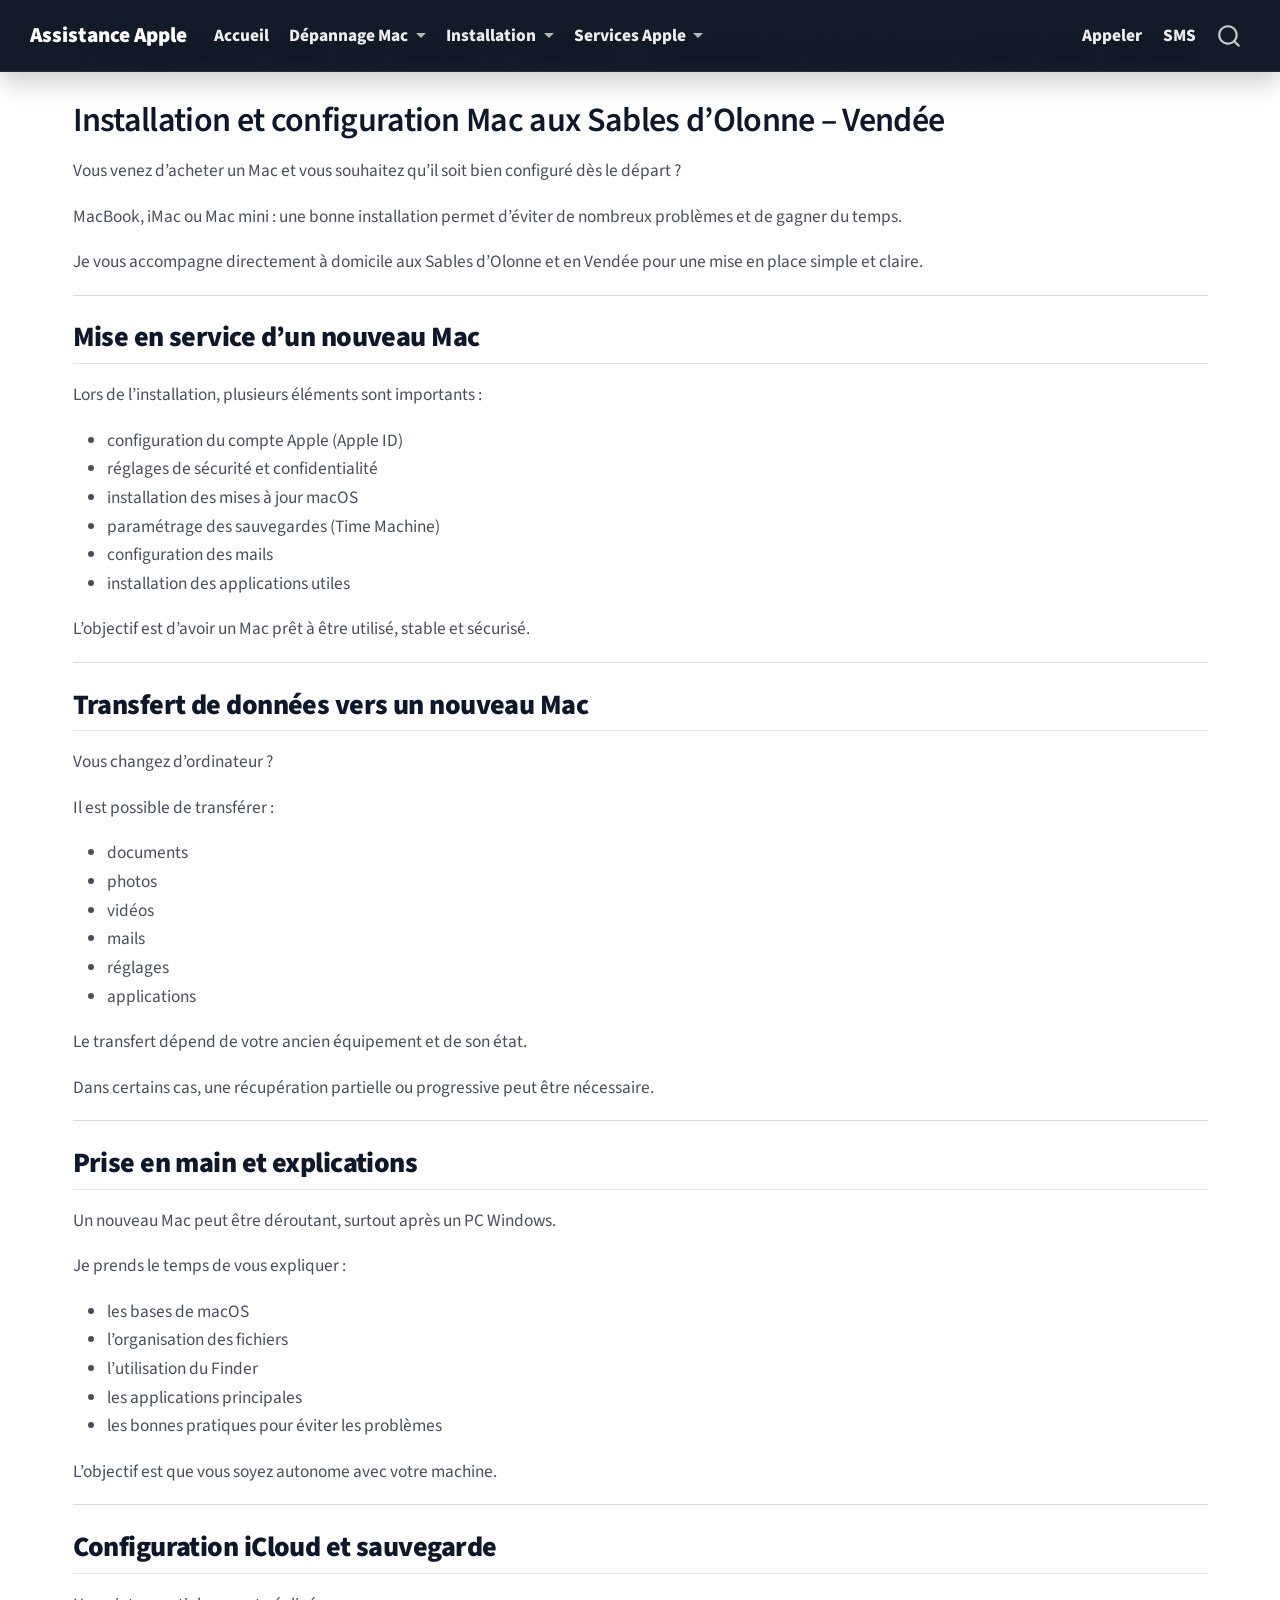
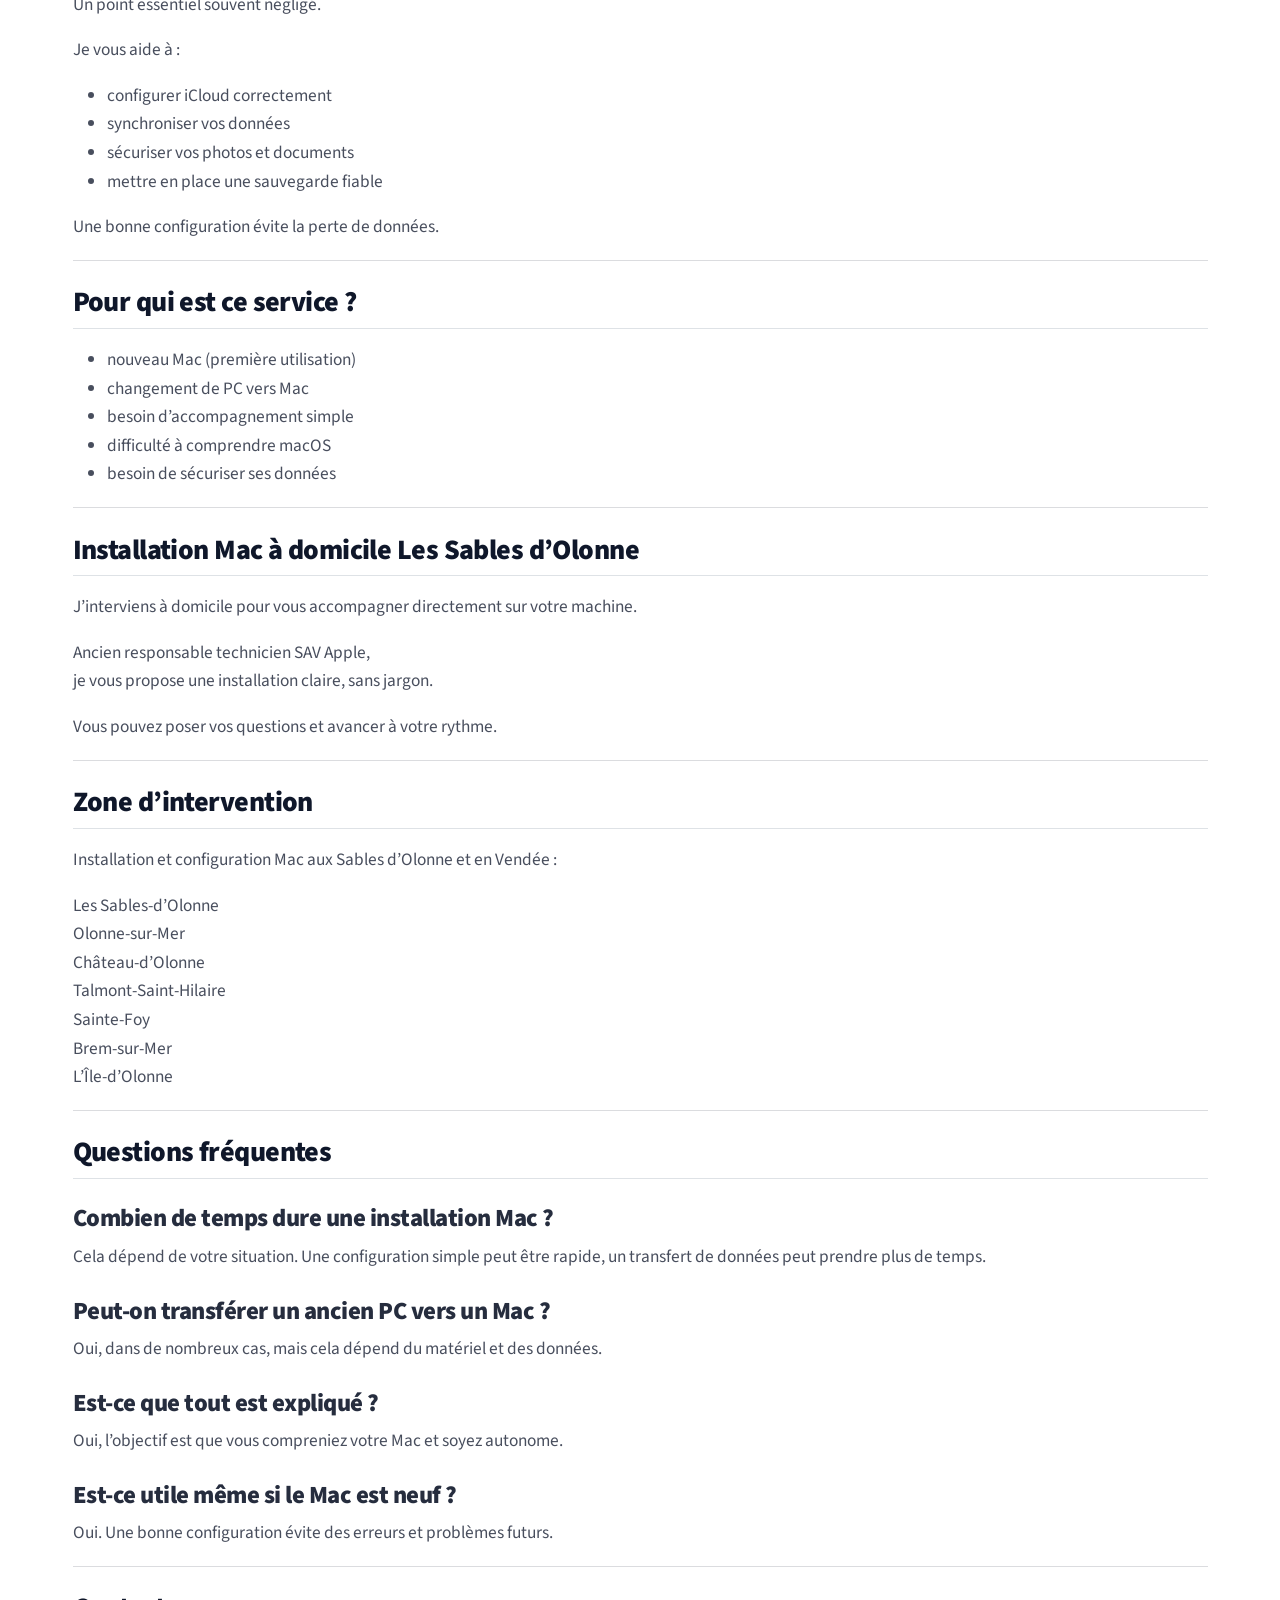
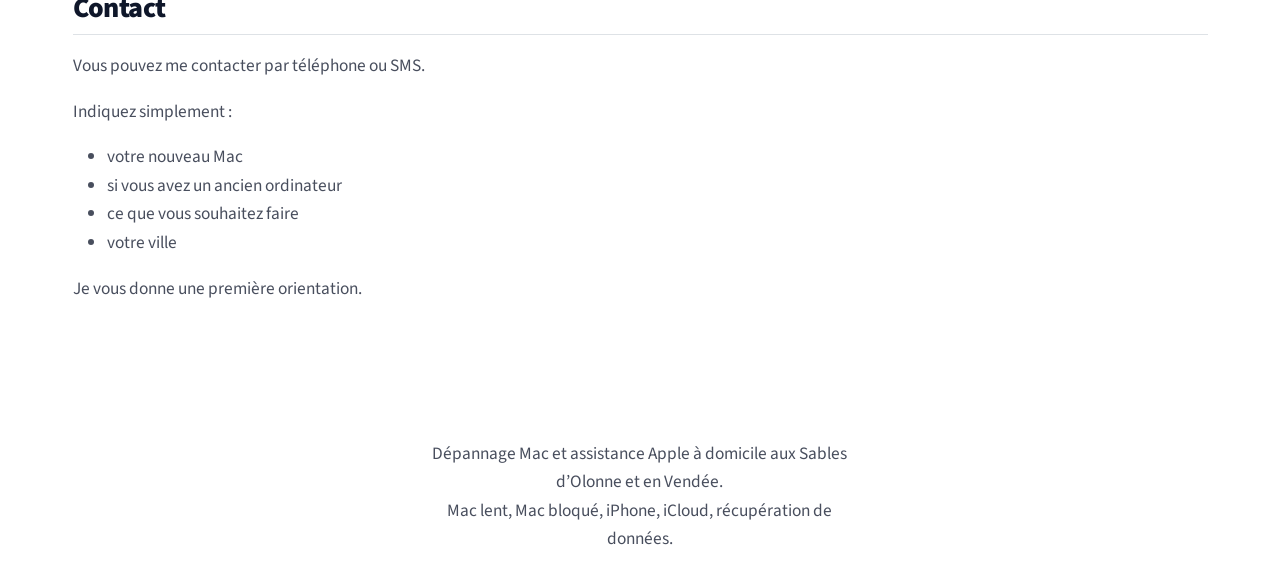
<file: configurationMac.html>
<!DOCTYPE html>
<html xmlns="http://www.w3.org/1999/xhtml" lang="fr" xml:lang="fr"><head>

<meta charset="utf-8">
<meta name="generator" content="quarto-1.6.42">

<meta name="viewport" content="width=device-width, initial-scale=1.0, user-scalable=yes">


<title>Configuration Mac Les Sables d’Olonne – Installation et prise en main Mac Vendée – Dépannage Mac Les Sables d’Olonne – Assistance Apple Vendée</title>
<style>
code{white-space: pre-wrap;}
span.smallcaps{font-variant: small-caps;}
div.columns{display: flex; gap: min(4vw, 1.5em);}
div.column{flex: auto; overflow-x: auto;}
div.hanging-indent{margin-left: 1.5em; text-indent: -1.5em;}
ul.task-list{list-style: none;}
ul.task-list li input[type="checkbox"] {
  width: 0.8em;
  margin: 0 0.8em 0.2em -1em; /* quarto-specific, see https://github.com/quarto-dev/quarto-cli/issues/4556 */ 
  vertical-align: middle;
}
</style>


<script src="site_libs/quarto-nav/quarto-nav.js"></script>
<script src="site_libs/clipboard/clipboard.min.js"></script>
<script src="site_libs/quarto-search/autocomplete.umd.js"></script>
<script src="site_libs/quarto-search/fuse.min.js"></script>
<script src="site_libs/quarto-search/quarto-search.js"></script>
<meta name="quarto:offset" content="./">
<link href="./profile.jpg" rel="icon" type="image/jpeg">
<script src="site_libs/quarto-html/quarto.js"></script>
<script src="site_libs/quarto-html/popper.min.js"></script>
<script src="site_libs/quarto-html/tippy.umd.min.js"></script>
<script src="site_libs/quarto-html/anchor.min.js"></script>
<link href="site_libs/quarto-html/tippy.css" rel="stylesheet">
<link href="site_libs/quarto-html/quarto-syntax-highlighting-2f5df379a58b258e96c21c0638c20c03.css" rel="stylesheet" id="quarto-text-highlighting-styles">
<script src="site_libs/bootstrap/bootstrap.min.js"></script>
<link href="site_libs/bootstrap/bootstrap-icons.css" rel="stylesheet">
<link href="site_libs/bootstrap/bootstrap-74c90939484fe00be8d5db7ece5ff9a7.min.css" rel="stylesheet" append-hash="true" id="quarto-bootstrap" data-mode="light">
<script id="quarto-search-options" type="application/json">{
  "location": "navbar",
  "copy-button": false,
  "collapse-after": 3,
  "panel-placement": "end",
  "type": "overlay",
  "limit": 50,
  "keyboard-shortcut": [
    "f",
    "/",
    "s"
  ],
  "show-item-context": false,
  "language": {
    "search-no-results-text": "Pas de résultats",
    "search-matching-documents-text": "documents trouvés",
    "search-copy-link-title": "Copier le lien vers la recherche",
    "search-hide-matches-text": "Cacher les correspondances additionnelles",
    "search-more-match-text": "correspondance de plus dans ce document",
    "search-more-matches-text": "correspondances de plus dans ce document",
    "search-clear-button-title": "Effacer",
    "search-text-placeholder": "",
    "search-detached-cancel-button-title": "Annuler",
    "search-submit-button-title": "Envoyer",
    "search-label": "Recherche"
  }
}</script>
<style>html{ scroll-behavior: smooth; }</style>
<!-- SEO -->
<meta name="robots" content="index, follow">
<meta name="author" content="Mathieu G.">
<meta name="geo.region" content="FR-85">
<meta name="geo.placename" content="Les Sables-d'Olonne">

<!-- Mots clés (faible impact mais utile cohérence) -->
<meta name="keywords" content="dépannage Mac Les Sables d'Olonne, assistance Apple Vendée, Mac lent, Mac bloqué, récupération données Mac, configuration iPhone, iCloud, Apple ID, dépannage Apple domicile Vendée">

<!-- Open Graph -->
<meta property="og:type" content="website">
<meta property="og:locale" content="fr_FR">
<meta property="og:title" content="Configuration Mac Les Sables d’Olonne – Installation et prise en main Mac Vendée – Dépannage Mac Les Sables d’Olonne – Assistance Apple Vendée">
<meta property="og:description" content="Dépannage Mac, iPhone et assistance Apple à domicile aux Sables d’Olonne et en Vendée. Mac lent, Mac bloqué, récupération de données, configuration et conseils Apple.">
<meta property="og:url" content="https://mathieug85.github.io/InformatiqueDomicile85/">
<meta property="og:image" content="https://mathieug85.github.io/InformatiqueDomicile85/profile.jpg">

<!-- Mobile UX -->
<meta name="viewport" content="width=device-width, initial-scale=1, viewport-fit=cover">


<link rel="stylesheet" href="styles.css">
</head>

<body class="nav-fixed">

<div id="quarto-search-results"></div>
  <header id="quarto-header" class="headroom fixed-top">
    <nav class="navbar navbar-expand-lg " data-bs-theme="dark">
      <div class="navbar-container container-fluid">
      <div class="navbar-brand-container mx-auto">
    <a class="navbar-brand" href="./index.html">
    <span class="navbar-title">Assistance Apple</span>
    </a>
  </div>
            <div id="quarto-search" class="" title="Recherche"></div>
          <button class="navbar-toggler" type="button" data-bs-toggle="collapse" data-bs-target="#navbarCollapse" aria-controls="navbarCollapse" role="menu" aria-expanded="false" aria-label="Basculer la navigation" onclick="if (window.quartoToggleHeadroom) { window.quartoToggleHeadroom(); }">
  <span class="navbar-toggler-icon"></span>
</button>
          <div class="collapse navbar-collapse" id="navbarCollapse">
            <ul class="navbar-nav navbar-nav-scroll me-auto">
  <li class="nav-item">
    <a class="nav-link" href="./index.html"> 
<span class="menu-text">Accueil</span></a>
  </li>  
  <li class="nav-item dropdown ">
    <a class="nav-link dropdown-toggle" href="#" id="nav-menu-dépannage-mac" role="link" data-bs-toggle="dropdown" aria-expanded="false">
 <span class="menu-text">Dépannage Mac</span>
    </a>
    <ul class="dropdown-menu" aria-labelledby="nav-menu-dépannage-mac">    
        <li>
    <a class="dropdown-item" href="./maclent.html">
 <span class="dropdown-text">Mac lent</span></a>
  </li>  
        <li>
    <a class="dropdown-item" href="./macbloque.html">
 <span class="dropdown-text">Mac bloqué</span></a>
  </li>  
        <li>
    <a class="dropdown-item" href="./donneesmac.html">
 <span class="dropdown-text">Récupération de données</span></a>
  </li>  
    </ul>
  </li>
  <li class="nav-item dropdown ">
    <a class="nav-link dropdown-toggle" href="#" id="nav-menu-installation" role="link" data-bs-toggle="dropdown" aria-expanded="false">
 <span class="menu-text">Installation</span>
    </a>
    <ul class="dropdown-menu" aria-labelledby="nav-menu-installation">    
        <li>
    <a class="dropdown-item" href="./configurationMac.html">
 <span class="dropdown-text">Nouveau Mac</span></a>
  </li>  
        <li>
    <a class="dropdown-item" href="./configurationiPhone.html">
 <span class="dropdown-text">Nouvel iPhone</span></a>
  </li>  
    </ul>
  </li>
  <li class="nav-item dropdown ">
    <a class="nav-link dropdown-toggle" href="#" id="nav-menu-services-apple" role="link" data-bs-toggle="dropdown" aria-expanded="false">
 <span class="menu-text">Services Apple</span>
    </a>
    <ul class="dropdown-menu" aria-labelledby="nav-menu-services-apple">    
        <li>
    <a class="dropdown-item" href="./photosApple.html">
 <span class="dropdown-text">Photos iPhone / Mac</span></a>
  </li>  
        <li>
    <a class="dropdown-item" href="./identifiantApple.html">
 <span class="dropdown-text">Identifiant Apple</span></a>
  </li>  
        <li>
    <a class="dropdown-item" href="./resetApple.html">
 <span class="dropdown-text">Remise à zéro</span></a>
  </li>  
        <li>
    <a class="dropdown-item" href="./achatApple.html">
 <span class="dropdown-text">Conseil achat Apple</span></a>
  </li>  
    </ul>
  </li>
</ul>
            <ul class="navbar-nav navbar-nav-scroll ms-auto">
  <li class="nav-item">
    <a class="nav-link" href="tel:+33627101468"> 
<span class="menu-text">Appeler</span></a>
  </li>  
  <li class="nav-item">
    <a class="nav-link" href="sms:+33627101468"> 
<span class="menu-text">SMS</span></a>
  </li>  
</ul>
          </div> <!-- /navcollapse -->
            <div class="quarto-navbar-tools">
</div>
      </div> <!-- /container-fluid -->
    </nav>
</header>
<!-- content -->
<div id="quarto-content" class="quarto-container page-columns page-rows-contents page-layout-full page-navbar">
<!-- sidebar -->
<!-- margin-sidebar -->
    
<!-- main -->
<main class="content column-page" id="quarto-document-content">

<header id="title-block-header" class="quarto-title-block default">
<div class="quarto-title">
<h1 class="title">Configuration Mac Les Sables d’Olonne – Installation et prise en main Mac Vendée</h1>
</div>



<div class="quarto-title-meta column-page">

    
  
    
  </div>
  


</header>


<section id="installation-et-configuration-mac-aux-sables-dolonne-vendée" class="level1">
<h1>Installation et configuration Mac aux Sables d’Olonne – Vendée</h1>
<p>Vous venez d’acheter un Mac et vous souhaitez qu’il soit bien configuré dès le départ ?</p>
<p>MacBook, iMac ou Mac mini : une bonne installation permet d’éviter de nombreux problèmes et de gagner du temps.</p>
<p>Je vous accompagne directement à domicile aux Sables d’Olonne et en Vendée pour une mise en place simple et claire.</p>
<hr>
<section id="mise-en-service-dun-nouveau-mac" class="level2">
<h2 class="anchored" data-anchor-id="mise-en-service-dun-nouveau-mac">Mise en service d’un nouveau Mac</h2>
<p>Lors de l’installation, plusieurs éléments sont importants :</p>
<ul>
<li>configuration du compte Apple (Apple ID)<br>
</li>
<li>réglages de sécurité et confidentialité<br>
</li>
<li>installation des mises à jour macOS<br>
</li>
<li>paramétrage des sauvegardes (Time Machine)<br>
</li>
<li>configuration des mails<br>
</li>
<li>installation des applications utiles</li>
</ul>
<p>L’objectif est d’avoir un Mac prêt à être utilisé, stable et sécurisé.</p>
<hr>
</section>
<section id="transfert-de-données-vers-un-nouveau-mac" class="level2">
<h2 class="anchored" data-anchor-id="transfert-de-données-vers-un-nouveau-mac">Transfert de données vers un nouveau Mac</h2>
<p>Vous changez d’ordinateur ?</p>
<p>Il est possible de transférer :</p>
<ul>
<li>documents<br>
</li>
<li>photos<br>
</li>
<li>vidéos<br>
</li>
<li>mails<br>
</li>
<li>réglages<br>
</li>
<li>applications</li>
</ul>
<p>Le transfert dépend de votre ancien équipement et de son état.</p>
<p>Dans certains cas, une récupération partielle ou progressive peut être nécessaire.</p>
<hr>
</section>
<section id="prise-en-main-et-explications" class="level2">
<h2 class="anchored" data-anchor-id="prise-en-main-et-explications">Prise en main et explications</h2>
<p>Un nouveau Mac peut être déroutant, surtout après un PC Windows.</p>
<p>Je prends le temps de vous expliquer :</p>
<ul>
<li>les bases de macOS<br>
</li>
<li>l’organisation des fichiers<br>
</li>
<li>l’utilisation du Finder<br>
</li>
<li>les applications principales<br>
</li>
<li>les bonnes pratiques pour éviter les problèmes</li>
</ul>
<p>L’objectif est que vous soyez autonome avec votre machine.</p>
<hr>
</section>
<section id="configuration-icloud-et-sauvegarde" class="level2">
<h2 class="anchored" data-anchor-id="configuration-icloud-et-sauvegarde">Configuration iCloud et sauvegarde</h2>
<p>Un point essentiel souvent négligé.</p>
<p>Je vous aide à :</p>
<ul>
<li>configurer iCloud correctement<br>
</li>
<li>synchroniser vos données<br>
</li>
<li>sécuriser vos photos et documents<br>
</li>
<li>mettre en place une sauvegarde fiable</li>
</ul>
<p>Une bonne configuration évite la perte de données.</p>
<hr>
</section>
<section id="pour-qui-est-ce-service" class="level2">
<h2 class="anchored" data-anchor-id="pour-qui-est-ce-service">Pour qui est ce service ?</h2>
<ul>
<li>nouveau Mac (première utilisation)<br>
</li>
<li>changement de PC vers Mac<br>
</li>
<li>besoin d’accompagnement simple<br>
</li>
<li>difficulté à comprendre macOS<br>
</li>
<li>besoin de sécuriser ses données</li>
</ul>
<hr>
</section>
<section id="installation-mac-à-domicile-les-sables-dolonne" class="level2">
<h2 class="anchored" data-anchor-id="installation-mac-à-domicile-les-sables-dolonne">Installation Mac à domicile Les Sables d’Olonne</h2>
<p>J’interviens à domicile pour vous accompagner directement sur votre machine.</p>
<p>Ancien responsable technicien SAV Apple,<br>
je vous propose une installation claire, sans jargon.</p>
<p>Vous pouvez poser vos questions et avancer à votre rythme.</p>
<hr>
</section>
<section id="zone-dintervention" class="level2">
<h2 class="anchored" data-anchor-id="zone-dintervention">Zone d’intervention</h2>
<p>Installation et configuration Mac aux Sables d’Olonne et en Vendée :</p>
<p>Les Sables-d’Olonne<br>
Olonne-sur-Mer<br>
Château-d’Olonne<br>
Talmont-Saint-Hilaire<br>
Sainte-Foy<br>
Brem-sur-Mer<br>
L’Île-d’Olonne</p>
<hr>
</section>
<section id="questions-fréquentes" class="level2">
<h2 class="anchored" data-anchor-id="questions-fréquentes">Questions fréquentes</h2>
<section id="combien-de-temps-dure-une-installation-mac" class="level3">
<h3 class="anchored" data-anchor-id="combien-de-temps-dure-une-installation-mac">Combien de temps dure une installation Mac ?</h3>
<p>Cela dépend de votre situation. Une configuration simple peut être rapide, un transfert de données peut prendre plus de temps.</p>
</section>
<section id="peut-on-transférer-un-ancien-pc-vers-un-mac" class="level3">
<h3 class="anchored" data-anchor-id="peut-on-transférer-un-ancien-pc-vers-un-mac">Peut-on transférer un ancien PC vers un Mac ?</h3>
<p>Oui, dans de nombreux cas, mais cela dépend du matériel et des données.</p>
</section>
<section id="est-ce-que-tout-est-expliqué" class="level3">
<h3 class="anchored" data-anchor-id="est-ce-que-tout-est-expliqué">Est-ce que tout est expliqué ?</h3>
<p>Oui, l’objectif est que vous compreniez votre Mac et soyez autonome.</p>
</section>
<section id="est-ce-utile-même-si-le-mac-est-neuf" class="level3">
<h3 class="anchored" data-anchor-id="est-ce-utile-même-si-le-mac-est-neuf">Est-ce utile même si le Mac est neuf ?</h3>
<p>Oui. Une bonne configuration évite des erreurs et problèmes futurs.</p>
<hr>
</section>
</section>
<section id="contact" class="level2">
<h2 class="anchored" data-anchor-id="contact">Contact</h2>
<p>Vous pouvez me contacter par téléphone ou SMS.</p>
<p>Indiquez simplement :</p>
<ul>
<li>votre nouveau Mac<br>
</li>
<li>si vous avez un ancien ordinateur<br>
</li>
<li>ce que vous souhaitez faire<br>
</li>
<li>votre ville</li>
</ul>
<p>Je vous donne une première orientation.</p>
<script type="application/ld+json">
{
  "@context": "https://schema.org",
  "@type": "Service",
  "name": "Configuration et installation Mac Les Sables d’Olonne",
  "description": "Installation et configuration de Mac à domicile aux Sables d’Olonne et en Vendée. Mise en service, transfert de données, configuration iCloud et prise en main macOS.",
  "provider": {
    "@type": "LocalBusiness",
    "name": "Dépannage Mac à domicile Les Sables d’Olonne",
    "telephone": "+33627101468",
    "address": {
      "@type": "PostalAddress",
      "addressLocality": "Les Sables d’Olonne",
      "addressRegion": "Vendée",
      "postalCode": "85100",
      "addressCountry": "FR"
    }
  },
  "areaServed": [
    { "@type": "City", "name": "Les Sables d’Olonne" },
    { "@type": "City", "name": "Olonne-sur-Mer" },
    { "@type": "City", "name": "Talmont-Saint-Hilaire" },
    { "@type": "AdministrativeArea", "name": "Vendée" }
  ],
  "serviceType": [
    "Installation Mac",
    "Configuration Mac",
    "Prise en main Mac",
    "Transfert données Mac",
    "Configuration iCloud",
    "Assistance macOS"
  ],
  "keywords": [
    "installation Mac",
    "configuration Mac",
    "nouveau Mac configuration",
    "prise en main Mac",
    "transfert données Mac",
    "installation Mac Les Sables d’Olonne",
    "configuration Mac Vendée"
  ],
  "offers": {
    "@type": "Offer",
    "price": "50",
    "priceCurrency": "EUR",
    "description": "Intervention à domicile à partir de 50€"
  }
}
</script>


</section>
</section>

</main> <!-- /main -->
<script id="quarto-html-after-body" type="application/javascript">
window.document.addEventListener("DOMContentLoaded", function (event) {
  const toggleBodyColorMode = (bsSheetEl) => {
    const mode = bsSheetEl.getAttribute("data-mode");
    const bodyEl = window.document.querySelector("body");
    if (mode === "dark") {
      bodyEl.classList.add("quarto-dark");
      bodyEl.classList.remove("quarto-light");
    } else {
      bodyEl.classList.add("quarto-light");
      bodyEl.classList.remove("quarto-dark");
    }
  }
  const toggleBodyColorPrimary = () => {
    const bsSheetEl = window.document.querySelector("link#quarto-bootstrap");
    if (bsSheetEl) {
      toggleBodyColorMode(bsSheetEl);
    }
  }
  toggleBodyColorPrimary();  
  const icon = "";
  const anchorJS = new window.AnchorJS();
  anchorJS.options = {
    placement: 'right',
    icon: icon
  };
  anchorJS.add('.anchored');
  const isCodeAnnotation = (el) => {
    for (const clz of el.classList) {
      if (clz.startsWith('code-annotation-')) {                     
        return true;
      }
    }
    return false;
  }
  const onCopySuccess = function(e) {
    // button target
    const button = e.trigger;
    // don't keep focus
    button.blur();
    // flash "checked"
    button.classList.add('code-copy-button-checked');
    var currentTitle = button.getAttribute("title");
    button.setAttribute("title", "Copié");
    let tooltip;
    if (window.bootstrap) {
      button.setAttribute("data-bs-toggle", "tooltip");
      button.setAttribute("data-bs-placement", "left");
      button.setAttribute("data-bs-title", "Copié");
      tooltip = new bootstrap.Tooltip(button, 
        { trigger: "manual", 
          customClass: "code-copy-button-tooltip",
          offset: [0, -8]});
      tooltip.show();    
    }
    setTimeout(function() {
      if (tooltip) {
        tooltip.hide();
        button.removeAttribute("data-bs-title");
        button.removeAttribute("data-bs-toggle");
        button.removeAttribute("data-bs-placement");
      }
      button.setAttribute("title", currentTitle);
      button.classList.remove('code-copy-button-checked');
    }, 1000);
    // clear code selection
    e.clearSelection();
  }
  const getTextToCopy = function(trigger) {
      const codeEl = trigger.previousElementSibling.cloneNode(true);
      for (const childEl of codeEl.children) {
        if (isCodeAnnotation(childEl)) {
          childEl.remove();
        }
      }
      return codeEl.innerText;
  }
  const clipboard = new window.ClipboardJS('.code-copy-button:not([data-in-quarto-modal])', {
    text: getTextToCopy
  });
  clipboard.on('success', onCopySuccess);
  if (window.document.getElementById('quarto-embedded-source-code-modal')) {
    const clipboardModal = new window.ClipboardJS('.code-copy-button[data-in-quarto-modal]', {
      text: getTextToCopy,
      container: window.document.getElementById('quarto-embedded-source-code-modal')
    });
    clipboardModal.on('success', onCopySuccess);
  }
    var localhostRegex = new RegExp(/^(?:http|https):\/\/localhost\:?[0-9]*\//);
    var mailtoRegex = new RegExp(/^mailto:/);
      var filterRegex = new RegExp("https:\/\/mathieug85\.github\.io\/InformatiqueDomicile85\/");
    var isInternal = (href) => {
        return filterRegex.test(href) || localhostRegex.test(href) || mailtoRegex.test(href);
    }
    // Inspect non-navigation links and adorn them if external
 	var links = window.document.querySelectorAll('a[href]:not(.nav-link):not(.navbar-brand):not(.toc-action):not(.sidebar-link):not(.sidebar-item-toggle):not(.pagination-link):not(.no-external):not([aria-hidden]):not(.dropdown-item):not(.quarto-navigation-tool):not(.about-link)');
    for (var i=0; i<links.length; i++) {
      const link = links[i];
      if (!isInternal(link.href)) {
        // undo the damage that might have been done by quarto-nav.js in the case of
        // links that we want to consider external
        if (link.dataset.originalHref !== undefined) {
          link.href = link.dataset.originalHref;
        }
          // target, if specified
          link.setAttribute("target", "_blank");
          if (link.getAttribute("rel") === null) {
            link.setAttribute("rel", "noopener");
          }
      }
    }
  function tippyHover(el, contentFn, onTriggerFn, onUntriggerFn) {
    const config = {
      allowHTML: true,
      maxWidth: 500,
      delay: 100,
      arrow: false,
      appendTo: function(el) {
          return el.parentElement;
      },
      interactive: true,
      interactiveBorder: 10,
      theme: 'quarto',
      placement: 'bottom-start',
    };
    if (contentFn) {
      config.content = contentFn;
    }
    if (onTriggerFn) {
      config.onTrigger = onTriggerFn;
    }
    if (onUntriggerFn) {
      config.onUntrigger = onUntriggerFn;
    }
    window.tippy(el, config); 
  }
  const noterefs = window.document.querySelectorAll('a[role="doc-noteref"]');
  for (var i=0; i<noterefs.length; i++) {
    const ref = noterefs[i];
    tippyHover(ref, function() {
      // use id or data attribute instead here
      let href = ref.getAttribute('data-footnote-href') || ref.getAttribute('href');
      try { href = new URL(href).hash; } catch {}
      const id = href.replace(/^#\/?/, "");
      const note = window.document.getElementById(id);
      if (note) {
        return note.innerHTML;
      } else {
        return "";
      }
    });
  }
  const xrefs = window.document.querySelectorAll('a.quarto-xref');
  const processXRef = (id, note) => {
    // Strip column container classes
    const stripColumnClz = (el) => {
      el.classList.remove("page-full", "page-columns");
      if (el.children) {
        for (const child of el.children) {
          stripColumnClz(child);
        }
      }
    }
    stripColumnClz(note)
    if (id === null || id.startsWith('sec-')) {
      // Special case sections, only their first couple elements
      const container = document.createElement("div");
      if (note.children && note.children.length > 2) {
        container.appendChild(note.children[0].cloneNode(true));
        for (let i = 1; i < note.children.length; i++) {
          const child = note.children[i];
          if (child.tagName === "P" && child.innerText === "") {
            continue;
          } else {
            container.appendChild(child.cloneNode(true));
            break;
          }
        }
        if (window.Quarto?.typesetMath) {
          window.Quarto.typesetMath(container);
        }
        return container.innerHTML
      } else {
        if (window.Quarto?.typesetMath) {
          window.Quarto.typesetMath(note);
        }
        return note.innerHTML;
      }
    } else {
      // Remove any anchor links if they are present
      const anchorLink = note.querySelector('a.anchorjs-link');
      if (anchorLink) {
        anchorLink.remove();
      }
      if (window.Quarto?.typesetMath) {
        window.Quarto.typesetMath(note);
      }
      if (note.classList.contains("callout")) {
        return note.outerHTML;
      } else {
        return note.innerHTML;
      }
    }
  }
  for (var i=0; i<xrefs.length; i++) {
    const xref = xrefs[i];
    tippyHover(xref, undefined, function(instance) {
      instance.disable();
      let url = xref.getAttribute('href');
      let hash = undefined; 
      if (url.startsWith('#')) {
        hash = url;
      } else {
        try { hash = new URL(url).hash; } catch {}
      }
      if (hash) {
        const id = hash.replace(/^#\/?/, "");
        const note = window.document.getElementById(id);
        if (note !== null) {
          try {
            const html = processXRef(id, note.cloneNode(true));
            instance.setContent(html);
          } finally {
            instance.enable();
            instance.show();
          }
        } else {
          // See if we can fetch this
          fetch(url.split('#')[0])
          .then(res => res.text())
          .then(html => {
            const parser = new DOMParser();
            const htmlDoc = parser.parseFromString(html, "text/html");
            const note = htmlDoc.getElementById(id);
            if (note !== null) {
              const html = processXRef(id, note);
              instance.setContent(html);
            } 
          }).finally(() => {
            instance.enable();
            instance.show();
          });
        }
      } else {
        // See if we can fetch a full url (with no hash to target)
        // This is a special case and we should probably do some content thinning / targeting
        fetch(url)
        .then(res => res.text())
        .then(html => {
          const parser = new DOMParser();
          const htmlDoc = parser.parseFromString(html, "text/html");
          const note = htmlDoc.querySelector('main.content');
          if (note !== null) {
            // This should only happen for chapter cross references
            // (since there is no id in the URL)
            // remove the first header
            if (note.children.length > 0 && note.children[0].tagName === "HEADER") {
              note.children[0].remove();
            }
            const html = processXRef(null, note);
            instance.setContent(html);
          } 
        }).finally(() => {
          instance.enable();
          instance.show();
        });
      }
    }, function(instance) {
    });
  }
      let selectedAnnoteEl;
      const selectorForAnnotation = ( cell, annotation) => {
        let cellAttr = 'data-code-cell="' + cell + '"';
        let lineAttr = 'data-code-annotation="' +  annotation + '"';
        const selector = 'span[' + cellAttr + '][' + lineAttr + ']';
        return selector;
      }
      const selectCodeLines = (annoteEl) => {
        const doc = window.document;
        const targetCell = annoteEl.getAttribute("data-target-cell");
        const targetAnnotation = annoteEl.getAttribute("data-target-annotation");
        const annoteSpan = window.document.querySelector(selectorForAnnotation(targetCell, targetAnnotation));
        const lines = annoteSpan.getAttribute("data-code-lines").split(",");
        const lineIds = lines.map((line) => {
          return targetCell + "-" + line;
        })
        let top = null;
        let height = null;
        let parent = null;
        if (lineIds.length > 0) {
            //compute the position of the single el (top and bottom and make a div)
            const el = window.document.getElementById(lineIds[0]);
            top = el.offsetTop;
            height = el.offsetHeight;
            parent = el.parentElement.parentElement;
          if (lineIds.length > 1) {
            const lastEl = window.document.getElementById(lineIds[lineIds.length - 1]);
            const bottom = lastEl.offsetTop + lastEl.offsetHeight;
            height = bottom - top;
          }
          if (top !== null && height !== null && parent !== null) {
            // cook up a div (if necessary) and position it 
            let div = window.document.getElementById("code-annotation-line-highlight");
            if (div === null) {
              div = window.document.createElement("div");
              div.setAttribute("id", "code-annotation-line-highlight");
              div.style.position = 'absolute';
              parent.appendChild(div);
            }
            div.style.top = top - 2 + "px";
            div.style.height = height + 4 + "px";
            div.style.left = 0;
            let gutterDiv = window.document.getElementById("code-annotation-line-highlight-gutter");
            if (gutterDiv === null) {
              gutterDiv = window.document.createElement("div");
              gutterDiv.setAttribute("id", "code-annotation-line-highlight-gutter");
              gutterDiv.style.position = 'absolute';
              const codeCell = window.document.getElementById(targetCell);
              const gutter = codeCell.querySelector('.code-annotation-gutter');
              gutter.appendChild(gutterDiv);
            }
            gutterDiv.style.top = top - 2 + "px";
            gutterDiv.style.height = height + 4 + "px";
          }
          selectedAnnoteEl = annoteEl;
        }
      };
      const unselectCodeLines = () => {
        const elementsIds = ["code-annotation-line-highlight", "code-annotation-line-highlight-gutter"];
        elementsIds.forEach((elId) => {
          const div = window.document.getElementById(elId);
          if (div) {
            div.remove();
          }
        });
        selectedAnnoteEl = undefined;
      };
        // Handle positioning of the toggle
    window.addEventListener(
      "resize",
      throttle(() => {
        elRect = undefined;
        if (selectedAnnoteEl) {
          selectCodeLines(selectedAnnoteEl);
        }
      }, 10)
    );
    function throttle(fn, ms) {
    let throttle = false;
    let timer;
      return (...args) => {
        if(!throttle) { // first call gets through
            fn.apply(this, args);
            throttle = true;
        } else { // all the others get throttled
            if(timer) clearTimeout(timer); // cancel #2
            timer = setTimeout(() => {
              fn.apply(this, args);
              timer = throttle = false;
            }, ms);
        }
      };
    }
      // Attach click handler to the DT
      const annoteDls = window.document.querySelectorAll('dt[data-target-cell]');
      for (const annoteDlNode of annoteDls) {
        annoteDlNode.addEventListener('click', (event) => {
          const clickedEl = event.target;
          if (clickedEl !== selectedAnnoteEl) {
            unselectCodeLines();
            const activeEl = window.document.querySelector('dt[data-target-cell].code-annotation-active');
            if (activeEl) {
              activeEl.classList.remove('code-annotation-active');
            }
            selectCodeLines(clickedEl);
            clickedEl.classList.add('code-annotation-active');
          } else {
            // Unselect the line
            unselectCodeLines();
            clickedEl.classList.remove('code-annotation-active');
          }
        });
      }
  const findCites = (el) => {
    const parentEl = el.parentElement;
    if (parentEl) {
      const cites = parentEl.dataset.cites;
      if (cites) {
        return {
          el,
          cites: cites.split(' ')
        };
      } else {
        return findCites(el.parentElement)
      }
    } else {
      return undefined;
    }
  };
  var bibliorefs = window.document.querySelectorAll('a[role="doc-biblioref"]');
  for (var i=0; i<bibliorefs.length; i++) {
    const ref = bibliorefs[i];
    const citeInfo = findCites(ref);
    if (citeInfo) {
      tippyHover(citeInfo.el, function() {
        var popup = window.document.createElement('div');
        citeInfo.cites.forEach(function(cite) {
          var citeDiv = window.document.createElement('div');
          citeDiv.classList.add('hanging-indent');
          citeDiv.classList.add('csl-entry');
          var biblioDiv = window.document.getElementById('ref-' + cite);
          if (biblioDiv) {
            citeDiv.innerHTML = biblioDiv.innerHTML;
          }
          popup.appendChild(citeDiv);
        });
        return popup.innerHTML;
      });
    }
  }
});
</script>
</div> <!-- /content -->
<footer class="footer">
  <div class="nav-footer">
    <div class="nav-footer-left">
      &nbsp;
    </div>   
    <div class="nav-footer-center">
<p>Dépannage Mac et assistance Apple à domicile aux Sables d’Olonne et en Vendée.<br>
Mac lent, Mac bloqué, iPhone, iCloud, récupération de données.</p>
</div>
    <div class="nav-footer-right">
      &nbsp;
    </div>
  </div>
</footer>




<script src="site_libs/quarto-html/zenscroll-min.js"></script>
</body></html>
</file>
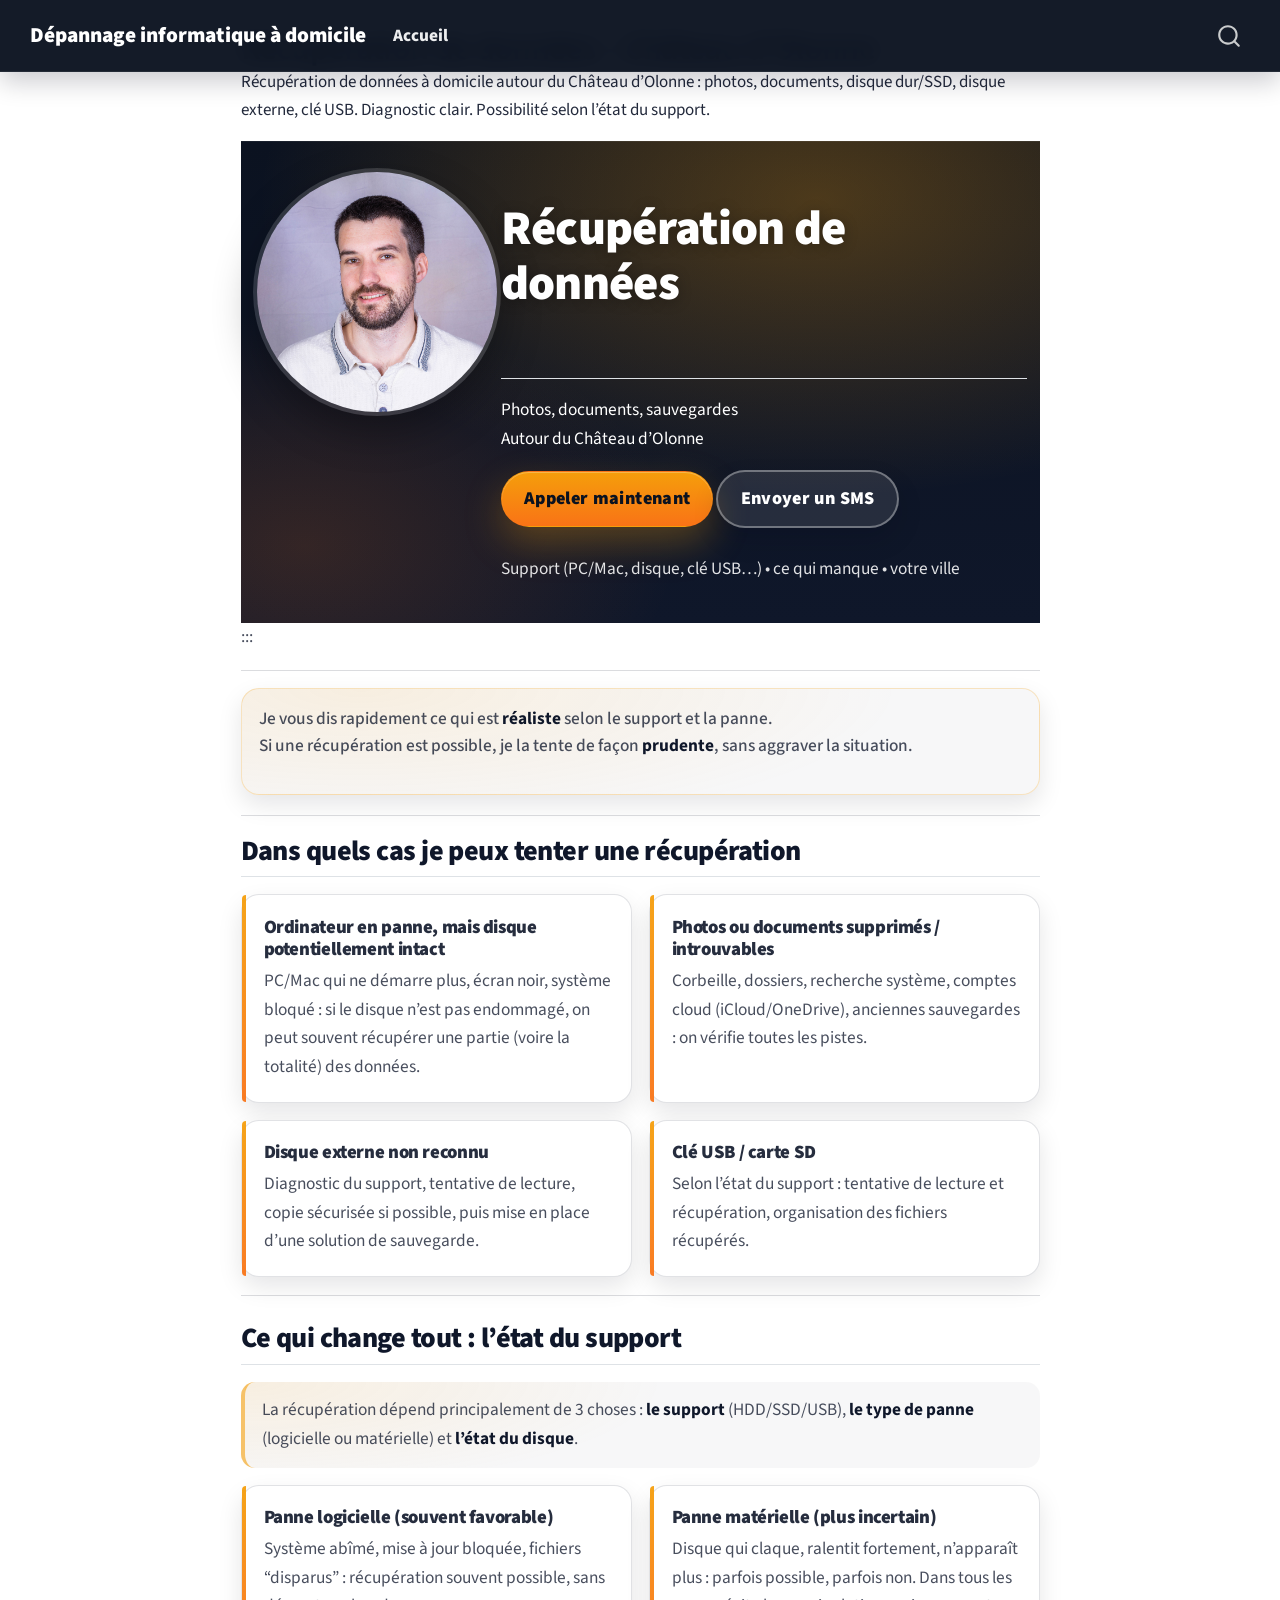
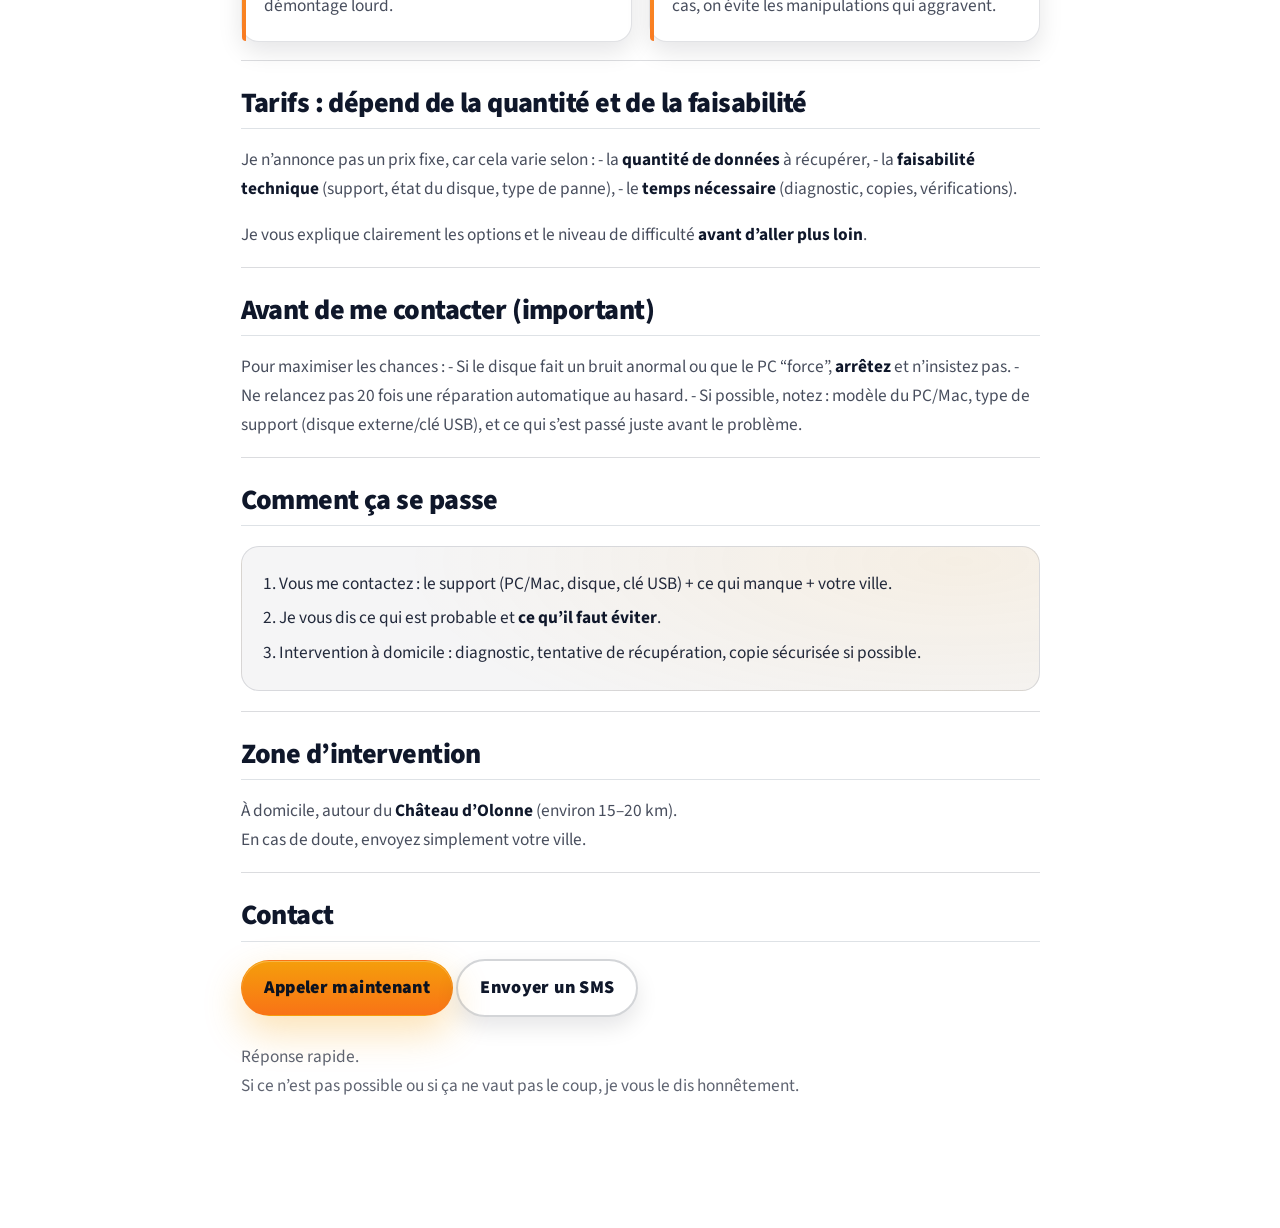
<file: donnees.html>
<!DOCTYPE html>
<html xmlns="http://www.w3.org/1999/xhtml" lang="fr" xml:lang="fr"><head>

<meta charset="utf-8">
<meta name="generator" content="quarto-1.6.42">

<meta name="viewport" content="width=device-width, initial-scale=1.0, user-scalable=yes">

<meta name="description" content="Récupération de données à domicile autour du Château d’Olonne : photos, documents, disque dur/SSD, disque externe, clé USB. Diagnostic clair. Possibilité selon l’état du support.">

<title>Récupération de données – Château d’Olonne – Dépannage informatique à domicile</title>
<style>
code{white-space: pre-wrap;}
span.smallcaps{font-variant: small-caps;}
div.columns{display: flex; gap: min(4vw, 1.5em);}
div.column{flex: auto; overflow-x: auto;}
div.hanging-indent{margin-left: 1.5em; text-indent: -1.5em;}
ul.task-list{list-style: none;}
ul.task-list li input[type="checkbox"] {
  width: 0.8em;
  margin: 0 0.8em 0.2em -1em; /* quarto-specific, see https://github.com/quarto-dev/quarto-cli/issues/4556 */ 
  vertical-align: middle;
}
</style>


<script src="site_libs/quarto-nav/quarto-nav.js"></script>
<script src="site_libs/clipboard/clipboard.min.js"></script>
<script src="site_libs/quarto-search/autocomplete.umd.js"></script>
<script src="site_libs/quarto-search/fuse.min.js"></script>
<script src="site_libs/quarto-search/quarto-search.js"></script>
<meta name="quarto:offset" content="./">
<script src="site_libs/quarto-html/quarto.js"></script>
<script src="site_libs/quarto-html/popper.min.js"></script>
<script src="site_libs/quarto-html/tippy.umd.min.js"></script>
<script src="site_libs/quarto-html/anchor.min.js"></script>
<link href="site_libs/quarto-html/tippy.css" rel="stylesheet">
<link href="site_libs/quarto-html/quarto-syntax-highlighting-2f5df379a58b258e96c21c0638c20c03.css" rel="stylesheet" id="quarto-text-highlighting-styles">
<script src="site_libs/bootstrap/bootstrap.min.js"></script>
<link href="site_libs/bootstrap/bootstrap-icons.css" rel="stylesheet">
<link href="site_libs/bootstrap/bootstrap-74c90939484fe00be8d5db7ece5ff9a7.min.css" rel="stylesheet" append-hash="true" id="quarto-bootstrap" data-mode="light">
<script id="quarto-search-options" type="application/json">{
  "location": "navbar",
  "copy-button": false,
  "collapse-after": 3,
  "panel-placement": "end",
  "type": "overlay",
  "limit": 50,
  "keyboard-shortcut": [
    "f",
    "/",
    "s"
  ],
  "show-item-context": false,
  "language": {
    "search-no-results-text": "Pas de résultats",
    "search-matching-documents-text": "documents trouvés",
    "search-copy-link-title": "Copier le lien vers la recherche",
    "search-hide-matches-text": "Cacher les correspondances additionnelles",
    "search-more-match-text": "correspondance de plus dans ce document",
    "search-more-matches-text": "correspondances de plus dans ce document",
    "search-clear-button-title": "Effacer",
    "search-text-placeholder": "",
    "search-detached-cancel-button-title": "Annuler",
    "search-submit-button-title": "Envoyer",
    "search-label": "Recherche"
  }
}</script>
<style>html{ scroll-behavior: smooth; }</style>


<link rel="stylesheet" href="styles.css">
</head>

<body class="nav-fixed fullcontent">

<div id="quarto-search-results"></div>
  <header id="quarto-header" class="headroom fixed-top">
    <nav class="navbar navbar-expand-lg " data-bs-theme="dark">
      <div class="navbar-container container-fluid">
      <div class="navbar-brand-container mx-auto">
    <a class="navbar-brand" href="./index.html">
    <span class="navbar-title">Dépannage informatique à domicile</span>
    </a>
  </div>
            <div id="quarto-search" class="" title="Recherche"></div>
          <button class="navbar-toggler" type="button" data-bs-toggle="collapse" data-bs-target="#navbarCollapse" aria-controls="navbarCollapse" role="menu" aria-expanded="false" aria-label="Basculer la navigation" onclick="if (window.quartoToggleHeadroom) { window.quartoToggleHeadroom(); }">
  <span class="navbar-toggler-icon"></span>
</button>
          <div class="collapse navbar-collapse" id="navbarCollapse">
            <ul class="navbar-nav navbar-nav-scroll me-auto">
  <li class="nav-item">
    <a class="nav-link" href="./index.html"> 
<span class="menu-text">Accueil</span></a>
  </li>  
</ul>
          </div> <!-- /navcollapse -->
            <div class="quarto-navbar-tools">
</div>
      </div> <!-- /container-fluid -->
    </nav>
</header>
<!-- content -->
<div id="quarto-content" class="quarto-container page-columns page-rows-contents page-layout-article page-navbar">
<!-- sidebar -->
<!-- margin-sidebar -->
    
<!-- main -->
<main class="content" id="quarto-document-content">

<header id="title-block-header" class="quarto-title-block default">
<div class="quarto-title">
<h1 class="title">Récupération de données – Château d’Olonne</h1>
</div>

<div>
  <div class="description">
    Récupération de données à domicile autour du Château d’Olonne : photos, documents, disque dur/SSD, disque externe, clé USB. Diagnostic clair. Possibilité selon l’état du support.
  </div>
</div>


<div class="quarto-title-meta">

    
  
    
  </div>
  


</header>


<!-- Boutons flottants mobile (visible uniquement sur mobile via CSS) -->
<div class="fab-contact" aria-label="Contact rapide">
<p><a class="fab-btn" href="tel:+33627101468">Appeler</a> <a class="fab-btn fab-btn-alt" href="sms:+33627101468">SMS</a></p>
</div>
<div class="hero-band">
<div class="container">
<div class="columns v-center">
<div class="column" style="width:32%;">
<p><img src="profile.jpg" class="avatar-img img-fluid" alt="Récupération de données à domicile autour du Château d’Olonne" loading="eager"></p>
</div><div class="column" style="width:68%;">
<section id="récupération-de-données" class="level1">
<h1><span class="hero-title">Récupération de données</span></h1>
<section id="section" class="level2">
<h2 class="anchored" data-anchor-id="section"><span class="hero-subtitle"></span></h2>
<p>Photos, documents, sauvegardes<br> Autour du Château d’Olonne </p>
<!-- CTA desktop : masqués sur mobile via .desktop-cta -->
<div class="hero-cta desktop-cta">
<p><a href="tel:+33627101468" class="btn btn-primary btn-lg">Appeler maintenant</a> <a href="sms:+33627101468" class="btn btn-outline btn-lg">Envoyer un SMS</a></p>
</div>
<div class="cta-sub">
<p>Support (PC/Mac, disque, clé USB…) • ce qui manque • votre ville</p>
</div>
</section>
</section>
</div>
</div>
</div>
</div>
<p>:::</p>
<hr>
<div class="trust-row">
<p>Je vous dis rapidement ce qui est <strong>réaliste</strong> selon le support et la panne.<br>
Si une récupération est possible, je la tente de façon <strong>prudente</strong>, sans aggraver la situation.</p>
</div>
<hr>
<section id="dans-quels-cas-je-peux-tenter-une-récupération" class="level2">
<h2 class="anchored" data-anchor-id="dans-quels-cas-je-peux-tenter-une-récupération">Dans quels cas je peux tenter une récupération</h2>
<div class="grid">
<section id="ordinateur-en-panne-mais-disque-potentiellement-intact" class="level3 g-col-12 g-col-md-6 card">
<h3 class="anchored" data-anchor-id="ordinateur-en-panne-mais-disque-potentiellement-intact">Ordinateur en panne, mais disque potentiellement intact</h3>
<p>PC/Mac qui ne démarre plus, écran noir, système bloqué : si le disque n’est pas endommagé, on peut souvent récupérer une partie (voire la totalité) des données.</p>
</section>
<section id="photos-ou-documents-supprimés-introuvables" class="level3 g-col-12 g-col-md-6 card">
<h3 class="anchored" data-anchor-id="photos-ou-documents-supprimés-introuvables">Photos ou documents supprimés / introuvables</h3>
<p>Corbeille, dossiers, recherche système, comptes cloud (iCloud/OneDrive), anciennes sauvegardes : on vérifie toutes les pistes.</p>
</section>
<section id="disque-externe-non-reconnu" class="level3 g-col-12 g-col-md-6 card">
<h3 class="anchored" data-anchor-id="disque-externe-non-reconnu">Disque externe non reconnu</h3>
<p>Diagnostic du support, tentative de lecture, copie sécurisée si possible, puis mise en place d’une solution de sauvegarde.</p>
</section>
<section id="clé-usb-carte-sd" class="level3 g-col-12 g-col-md-6 card">
<h3 class="anchored" data-anchor-id="clé-usb-carte-sd">Clé USB / carte SD</h3>
<p>Selon l’état du support : tentative de lecture et récupération, organisation des fichiers récupérés.</p>
</section>
</div>
<hr>
</section>
<section id="ce-qui-change-tout-létat-du-support" class="level2">
<h2 class="anchored" data-anchor-id="ce-qui-change-tout-létat-du-support">Ce qui change tout : l’état du support</h2>
<blockquote class="blockquote">
<p>La récupération dépend principalement de 3 choses : <strong>le support</strong> (HDD/SSD/USB), <strong>le type de panne</strong> (logicielle ou matérielle) et <strong>l’état du disque</strong>.</p>
</blockquote>
<div class="grid">
<section id="panne-logicielle-souvent-favorable" class="level3 g-col-12 g-col-md-6 card">
<h3 class="anchored" data-anchor-id="panne-logicielle-souvent-favorable">Panne logicielle (souvent favorable)</h3>
<p>Système abîmé, mise à jour bloquée, fichiers “disparus” : récupération souvent possible, sans démontage lourd.</p>
</section>
<section id="panne-matérielle-plus-incertain" class="level3 g-col-12 g-col-md-6 card">
<h3 class="anchored" data-anchor-id="panne-matérielle-plus-incertain">Panne matérielle (plus incertain)</h3>
<p>Disque qui claque, ralentit fortement, n’apparaît plus : parfois possible, parfois non. Dans tous les cas, on évite les manipulations qui aggravent.</p>
</section>
</div>
<hr>
</section>
<section id="tarifs-dépend-de-la-quantité-et-de-la-faisabilité" class="level2">
<h2 class="anchored" data-anchor-id="tarifs-dépend-de-la-quantité-et-de-la-faisabilité">Tarifs : dépend de la quantité et de la faisabilité</h2>
<p>Je n’annonce pas un prix fixe, car cela varie selon : - la <strong>quantité de données</strong> à récupérer, - la <strong>faisabilité technique</strong> (support, état du disque, type de panne), - le <strong>temps nécessaire</strong> (diagnostic, copies, vérifications).</p>
<p>Je vous explique clairement les options et le niveau de difficulté <strong>avant d’aller plus loin</strong>.</p>
<hr>
</section>
<section id="avant-de-me-contacter-important" class="level2">
<h2 class="anchored" data-anchor-id="avant-de-me-contacter-important">Avant de me contacter (important)</h2>
<p>Pour maximiser les chances : - Si le disque fait un bruit anormal ou que le PC “force”, <strong>arrêtez</strong> et n’insistez pas. - Ne relancez pas 20 fois une réparation automatique au hasard. - Si possible, notez : modèle du PC/Mac, type de support (disque externe/clé USB), et ce qui s’est passé juste avant le problème.</p>
<hr>
</section>
<section id="comment-ça-se-passe" class="level2">
<h2 class="anchored" data-anchor-id="comment-ça-se-passe">Comment ça se passe</h2>
<div class="steps">
<ol type="1">
<li>Vous me contactez : le support (PC/Mac, disque, clé USB) + ce qui manque + votre ville.</li>
<li>Je vous dis ce qui est probable et <strong>ce qu’il faut éviter</strong>.</li>
<li>Intervention à domicile : diagnostic, tentative de récupération, copie sécurisée si possible.</li>
</ol>
</div>
<hr>
</section>
<section id="zone-dintervention" class="level2">
<h2 class="anchored" data-anchor-id="zone-dintervention">Zone d’intervention</h2>
<p>À domicile, autour du <strong>Château d’Olonne</strong> (environ 15–20 km).<br>
En cas de doute, envoyez simplement votre ville.</p>
<hr>
</section>
<section id="contact" class="level2">
<h2 class="anchored" data-anchor-id="contact">Contact</h2>
<!-- CTA desktop : masqués sur mobile via .desktop-cta -->
<div class="hero-cta desktop-cta">
<p><a href="tel:+33627101468" class="btn btn-primary btn-lg">Appeler maintenant</a> <a href="sms:+33627101468" class="btn btn-outline btn-lg">Envoyer un SMS</a></p>
</div>
<div class="cta-sub">
<p>Réponse rapide.<br>
Si ce n’est pas possible ou si ça ne vaut pas le coup, je vous le dis honnêtement.</p>
</div>
<!-- Données structurées (SEO local) -->
<script type="application/ld+json">
{
  "@context": "https://schema.org",
  "@type": "LocalBusiness",
  "name": "Dépannage informatique à domicile",
  "areaServed": "Château d’Olonne et alentours (15–20 km)",
  "telephone": "+33627101468",
  "serviceType": [
    "Récupération de données",
    "Disque dur/SSD",
    "Disque externe",
    "Clé USB",
    "Sauvegardes"
  ]
}
</script>


</section>

</main> <!-- /main -->
<script id="quarto-html-after-body" type="application/javascript">
window.document.addEventListener("DOMContentLoaded", function (event) {
  const toggleBodyColorMode = (bsSheetEl) => {
    const mode = bsSheetEl.getAttribute("data-mode");
    const bodyEl = window.document.querySelector("body");
    if (mode === "dark") {
      bodyEl.classList.add("quarto-dark");
      bodyEl.classList.remove("quarto-light");
    } else {
      bodyEl.classList.add("quarto-light");
      bodyEl.classList.remove("quarto-dark");
    }
  }
  const toggleBodyColorPrimary = () => {
    const bsSheetEl = window.document.querySelector("link#quarto-bootstrap");
    if (bsSheetEl) {
      toggleBodyColorMode(bsSheetEl);
    }
  }
  toggleBodyColorPrimary();  
  const icon = "";
  const anchorJS = new window.AnchorJS();
  anchorJS.options = {
    placement: 'right',
    icon: icon
  };
  anchorJS.add('.anchored');
  const isCodeAnnotation = (el) => {
    for (const clz of el.classList) {
      if (clz.startsWith('code-annotation-')) {                     
        return true;
      }
    }
    return false;
  }
  const onCopySuccess = function(e) {
    // button target
    const button = e.trigger;
    // don't keep focus
    button.blur();
    // flash "checked"
    button.classList.add('code-copy-button-checked');
    var currentTitle = button.getAttribute("title");
    button.setAttribute("title", "Copié");
    let tooltip;
    if (window.bootstrap) {
      button.setAttribute("data-bs-toggle", "tooltip");
      button.setAttribute("data-bs-placement", "left");
      button.setAttribute("data-bs-title", "Copié");
      tooltip = new bootstrap.Tooltip(button, 
        { trigger: "manual", 
          customClass: "code-copy-button-tooltip",
          offset: [0, -8]});
      tooltip.show();    
    }
    setTimeout(function() {
      if (tooltip) {
        tooltip.hide();
        button.removeAttribute("data-bs-title");
        button.removeAttribute("data-bs-toggle");
        button.removeAttribute("data-bs-placement");
      }
      button.setAttribute("title", currentTitle);
      button.classList.remove('code-copy-button-checked');
    }, 1000);
    // clear code selection
    e.clearSelection();
  }
  const getTextToCopy = function(trigger) {
      const codeEl = trigger.previousElementSibling.cloneNode(true);
      for (const childEl of codeEl.children) {
        if (isCodeAnnotation(childEl)) {
          childEl.remove();
        }
      }
      return codeEl.innerText;
  }
  const clipboard = new window.ClipboardJS('.code-copy-button:not([data-in-quarto-modal])', {
    text: getTextToCopy
  });
  clipboard.on('success', onCopySuccess);
  if (window.document.getElementById('quarto-embedded-source-code-modal')) {
    const clipboardModal = new window.ClipboardJS('.code-copy-button[data-in-quarto-modal]', {
      text: getTextToCopy,
      container: window.document.getElementById('quarto-embedded-source-code-modal')
    });
    clipboardModal.on('success', onCopySuccess);
  }
    var localhostRegex = new RegExp(/^(?:http|https):\/\/localhost\:?[0-9]*\//);
    var mailtoRegex = new RegExp(/^mailto:/);
      var filterRegex = new RegExp("https:\/\/MathieuG85\.github\.io\/depannage-informatique-domicile-85\/");
    var isInternal = (href) => {
        return filterRegex.test(href) || localhostRegex.test(href) || mailtoRegex.test(href);
    }
    // Inspect non-navigation links and adorn them if external
 	var links = window.document.querySelectorAll('a[href]:not(.nav-link):not(.navbar-brand):not(.toc-action):not(.sidebar-link):not(.sidebar-item-toggle):not(.pagination-link):not(.no-external):not([aria-hidden]):not(.dropdown-item):not(.quarto-navigation-tool):not(.about-link)');
    for (var i=0; i<links.length; i++) {
      const link = links[i];
      if (!isInternal(link.href)) {
        // undo the damage that might have been done by quarto-nav.js in the case of
        // links that we want to consider external
        if (link.dataset.originalHref !== undefined) {
          link.href = link.dataset.originalHref;
        }
      }
    }
  function tippyHover(el, contentFn, onTriggerFn, onUntriggerFn) {
    const config = {
      allowHTML: true,
      maxWidth: 500,
      delay: 100,
      arrow: false,
      appendTo: function(el) {
          return el.parentElement;
      },
      interactive: true,
      interactiveBorder: 10,
      theme: 'quarto',
      placement: 'bottom-start',
    };
    if (contentFn) {
      config.content = contentFn;
    }
    if (onTriggerFn) {
      config.onTrigger = onTriggerFn;
    }
    if (onUntriggerFn) {
      config.onUntrigger = onUntriggerFn;
    }
    window.tippy(el, config); 
  }
  const noterefs = window.document.querySelectorAll('a[role="doc-noteref"]');
  for (var i=0; i<noterefs.length; i++) {
    const ref = noterefs[i];
    tippyHover(ref, function() {
      // use id or data attribute instead here
      let href = ref.getAttribute('data-footnote-href') || ref.getAttribute('href');
      try { href = new URL(href).hash; } catch {}
      const id = href.replace(/^#\/?/, "");
      const note = window.document.getElementById(id);
      if (note) {
        return note.innerHTML;
      } else {
        return "";
      }
    });
  }
  const xrefs = window.document.querySelectorAll('a.quarto-xref');
  const processXRef = (id, note) => {
    // Strip column container classes
    const stripColumnClz = (el) => {
      el.classList.remove("page-full", "page-columns");
      if (el.children) {
        for (const child of el.children) {
          stripColumnClz(child);
        }
      }
    }
    stripColumnClz(note)
    if (id === null || id.startsWith('sec-')) {
      // Special case sections, only their first couple elements
      const container = document.createElement("div");
      if (note.children && note.children.length > 2) {
        container.appendChild(note.children[0].cloneNode(true));
        for (let i = 1; i < note.children.length; i++) {
          const child = note.children[i];
          if (child.tagName === "P" && child.innerText === "") {
            continue;
          } else {
            container.appendChild(child.cloneNode(true));
            break;
          }
        }
        if (window.Quarto?.typesetMath) {
          window.Quarto.typesetMath(container);
        }
        return container.innerHTML
      } else {
        if (window.Quarto?.typesetMath) {
          window.Quarto.typesetMath(note);
        }
        return note.innerHTML;
      }
    } else {
      // Remove any anchor links if they are present
      const anchorLink = note.querySelector('a.anchorjs-link');
      if (anchorLink) {
        anchorLink.remove();
      }
      if (window.Quarto?.typesetMath) {
        window.Quarto.typesetMath(note);
      }
      if (note.classList.contains("callout")) {
        return note.outerHTML;
      } else {
        return note.innerHTML;
      }
    }
  }
  for (var i=0; i<xrefs.length; i++) {
    const xref = xrefs[i];
    tippyHover(xref, undefined, function(instance) {
      instance.disable();
      let url = xref.getAttribute('href');
      let hash = undefined; 
      if (url.startsWith('#')) {
        hash = url;
      } else {
        try { hash = new URL(url).hash; } catch {}
      }
      if (hash) {
        const id = hash.replace(/^#\/?/, "");
        const note = window.document.getElementById(id);
        if (note !== null) {
          try {
            const html = processXRef(id, note.cloneNode(true));
            instance.setContent(html);
          } finally {
            instance.enable();
            instance.show();
          }
        } else {
          // See if we can fetch this
          fetch(url.split('#')[0])
          .then(res => res.text())
          .then(html => {
            const parser = new DOMParser();
            const htmlDoc = parser.parseFromString(html, "text/html");
            const note = htmlDoc.getElementById(id);
            if (note !== null) {
              const html = processXRef(id, note);
              instance.setContent(html);
            } 
          }).finally(() => {
            instance.enable();
            instance.show();
          });
        }
      } else {
        // See if we can fetch a full url (with no hash to target)
        // This is a special case and we should probably do some content thinning / targeting
        fetch(url)
        .then(res => res.text())
        .then(html => {
          const parser = new DOMParser();
          const htmlDoc = parser.parseFromString(html, "text/html");
          const note = htmlDoc.querySelector('main.content');
          if (note !== null) {
            // This should only happen for chapter cross references
            // (since there is no id in the URL)
            // remove the first header
            if (note.children.length > 0 && note.children[0].tagName === "HEADER") {
              note.children[0].remove();
            }
            const html = processXRef(null, note);
            instance.setContent(html);
          } 
        }).finally(() => {
          instance.enable();
          instance.show();
        });
      }
    }, function(instance) {
    });
  }
      let selectedAnnoteEl;
      const selectorForAnnotation = ( cell, annotation) => {
        let cellAttr = 'data-code-cell="' + cell + '"';
        let lineAttr = 'data-code-annotation="' +  annotation + '"';
        const selector = 'span[' + cellAttr + '][' + lineAttr + ']';
        return selector;
      }
      const selectCodeLines = (annoteEl) => {
        const doc = window.document;
        const targetCell = annoteEl.getAttribute("data-target-cell");
        const targetAnnotation = annoteEl.getAttribute("data-target-annotation");
        const annoteSpan = window.document.querySelector(selectorForAnnotation(targetCell, targetAnnotation));
        const lines = annoteSpan.getAttribute("data-code-lines").split(",");
        const lineIds = lines.map((line) => {
          return targetCell + "-" + line;
        })
        let top = null;
        let height = null;
        let parent = null;
        if (lineIds.length > 0) {
            //compute the position of the single el (top and bottom and make a div)
            const el = window.document.getElementById(lineIds[0]);
            top = el.offsetTop;
            height = el.offsetHeight;
            parent = el.parentElement.parentElement;
          if (lineIds.length > 1) {
            const lastEl = window.document.getElementById(lineIds[lineIds.length - 1]);
            const bottom = lastEl.offsetTop + lastEl.offsetHeight;
            height = bottom - top;
          }
          if (top !== null && height !== null && parent !== null) {
            // cook up a div (if necessary) and position it 
            let div = window.document.getElementById("code-annotation-line-highlight");
            if (div === null) {
              div = window.document.createElement("div");
              div.setAttribute("id", "code-annotation-line-highlight");
              div.style.position = 'absolute';
              parent.appendChild(div);
            }
            div.style.top = top - 2 + "px";
            div.style.height = height + 4 + "px";
            div.style.left = 0;
            let gutterDiv = window.document.getElementById("code-annotation-line-highlight-gutter");
            if (gutterDiv === null) {
              gutterDiv = window.document.createElement("div");
              gutterDiv.setAttribute("id", "code-annotation-line-highlight-gutter");
              gutterDiv.style.position = 'absolute';
              const codeCell = window.document.getElementById(targetCell);
              const gutter = codeCell.querySelector('.code-annotation-gutter');
              gutter.appendChild(gutterDiv);
            }
            gutterDiv.style.top = top - 2 + "px";
            gutterDiv.style.height = height + 4 + "px";
          }
          selectedAnnoteEl = annoteEl;
        }
      };
      const unselectCodeLines = () => {
        const elementsIds = ["code-annotation-line-highlight", "code-annotation-line-highlight-gutter"];
        elementsIds.forEach((elId) => {
          const div = window.document.getElementById(elId);
          if (div) {
            div.remove();
          }
        });
        selectedAnnoteEl = undefined;
      };
        // Handle positioning of the toggle
    window.addEventListener(
      "resize",
      throttle(() => {
        elRect = undefined;
        if (selectedAnnoteEl) {
          selectCodeLines(selectedAnnoteEl);
        }
      }, 10)
    );
    function throttle(fn, ms) {
    let throttle = false;
    let timer;
      return (...args) => {
        if(!throttle) { // first call gets through
            fn.apply(this, args);
            throttle = true;
        } else { // all the others get throttled
            if(timer) clearTimeout(timer); // cancel #2
            timer = setTimeout(() => {
              fn.apply(this, args);
              timer = throttle = false;
            }, ms);
        }
      };
    }
      // Attach click handler to the DT
      const annoteDls = window.document.querySelectorAll('dt[data-target-cell]');
      for (const annoteDlNode of annoteDls) {
        annoteDlNode.addEventListener('click', (event) => {
          const clickedEl = event.target;
          if (clickedEl !== selectedAnnoteEl) {
            unselectCodeLines();
            const activeEl = window.document.querySelector('dt[data-target-cell].code-annotation-active');
            if (activeEl) {
              activeEl.classList.remove('code-annotation-active');
            }
            selectCodeLines(clickedEl);
            clickedEl.classList.add('code-annotation-active');
          } else {
            // Unselect the line
            unselectCodeLines();
            clickedEl.classList.remove('code-annotation-active');
          }
        });
      }
  const findCites = (el) => {
    const parentEl = el.parentElement;
    if (parentEl) {
      const cites = parentEl.dataset.cites;
      if (cites) {
        return {
          el,
          cites: cites.split(' ')
        };
      } else {
        return findCites(el.parentElement)
      }
    } else {
      return undefined;
    }
  };
  var bibliorefs = window.document.querySelectorAll('a[role="doc-biblioref"]');
  for (var i=0; i<bibliorefs.length; i++) {
    const ref = bibliorefs[i];
    const citeInfo = findCites(ref);
    if (citeInfo) {
      tippyHover(citeInfo.el, function() {
        var popup = window.document.createElement('div');
        citeInfo.cites.forEach(function(cite) {
          var citeDiv = window.document.createElement('div');
          citeDiv.classList.add('hanging-indent');
          citeDiv.classList.add('csl-entry');
          var biblioDiv = window.document.getElementById('ref-' + cite);
          if (biblioDiv) {
            citeDiv.innerHTML = biblioDiv.innerHTML;
          }
          popup.appendChild(citeDiv);
        });
        return popup.innerHTML;
      });
    }
  }
});
</script>
</div> <!-- /content -->




<script src="site_libs/quarto-html/zenscroll-min.js"></script>
</body></html>
</file>
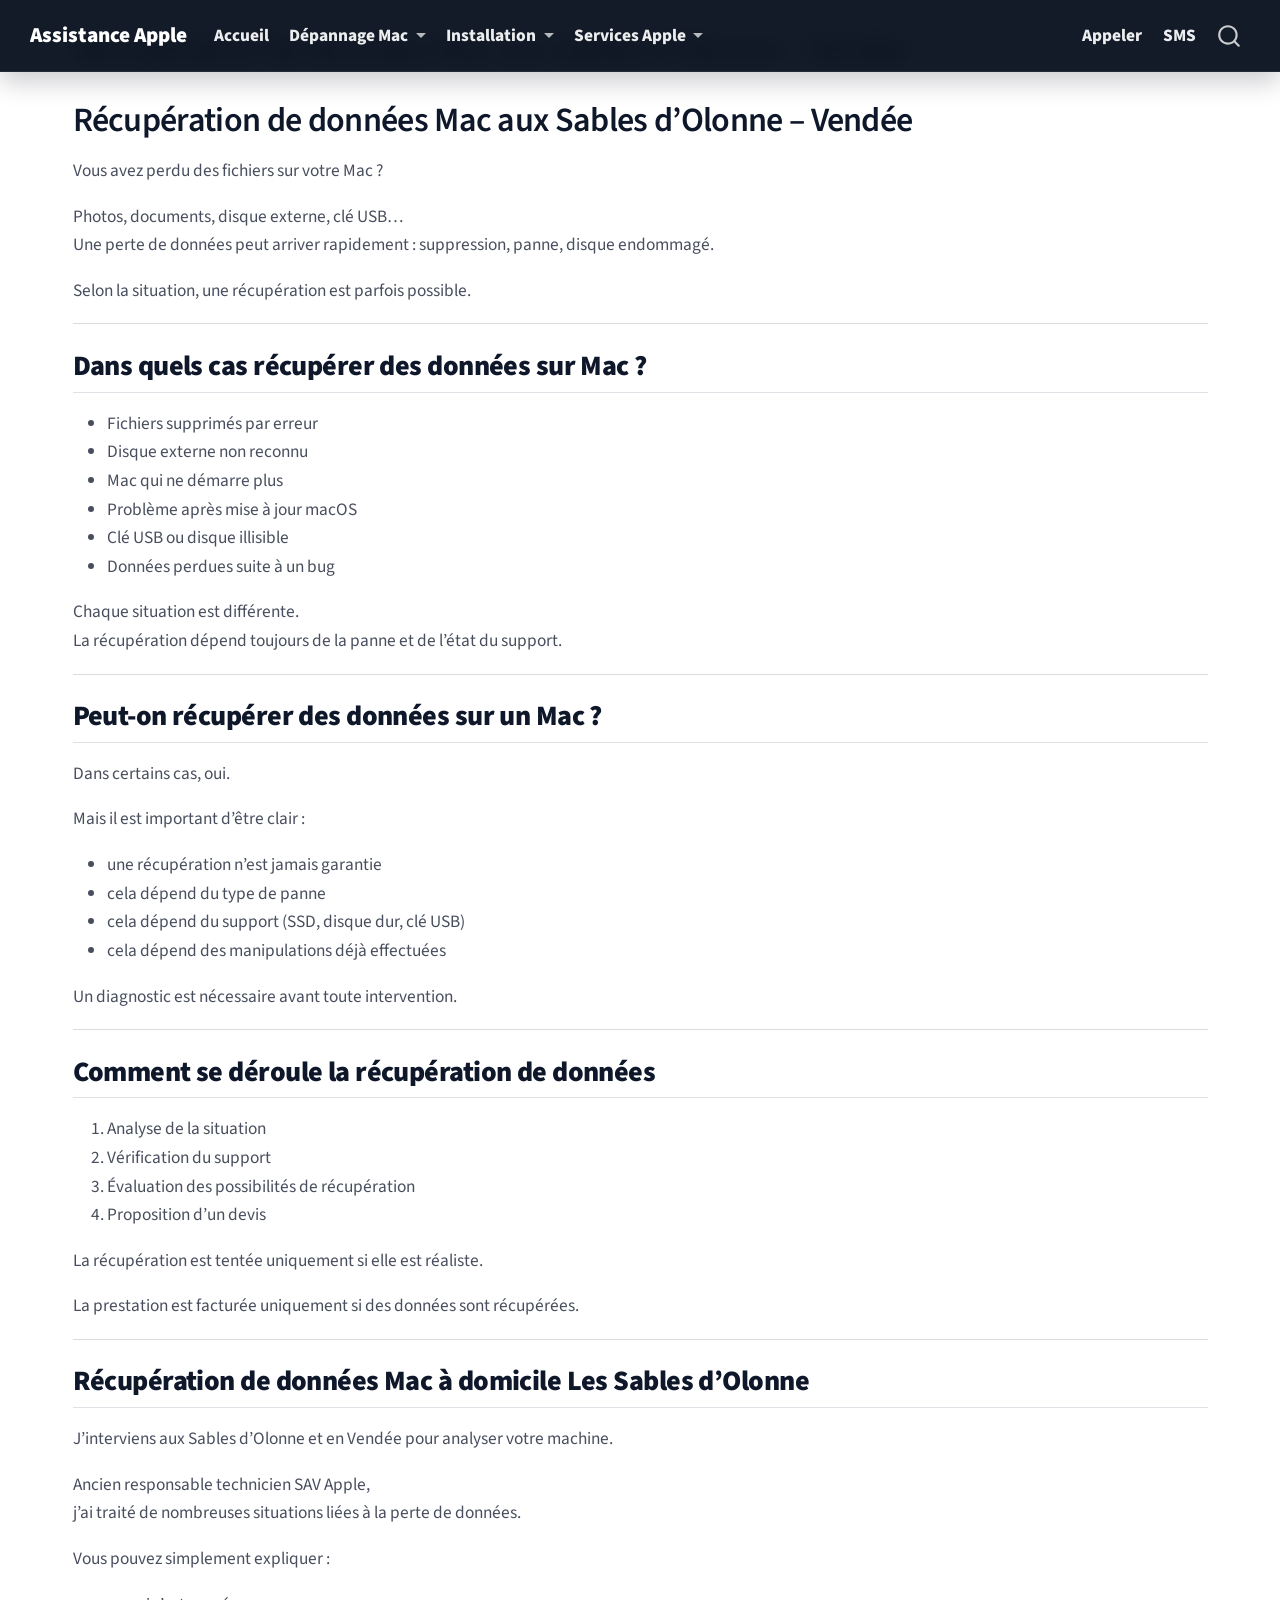
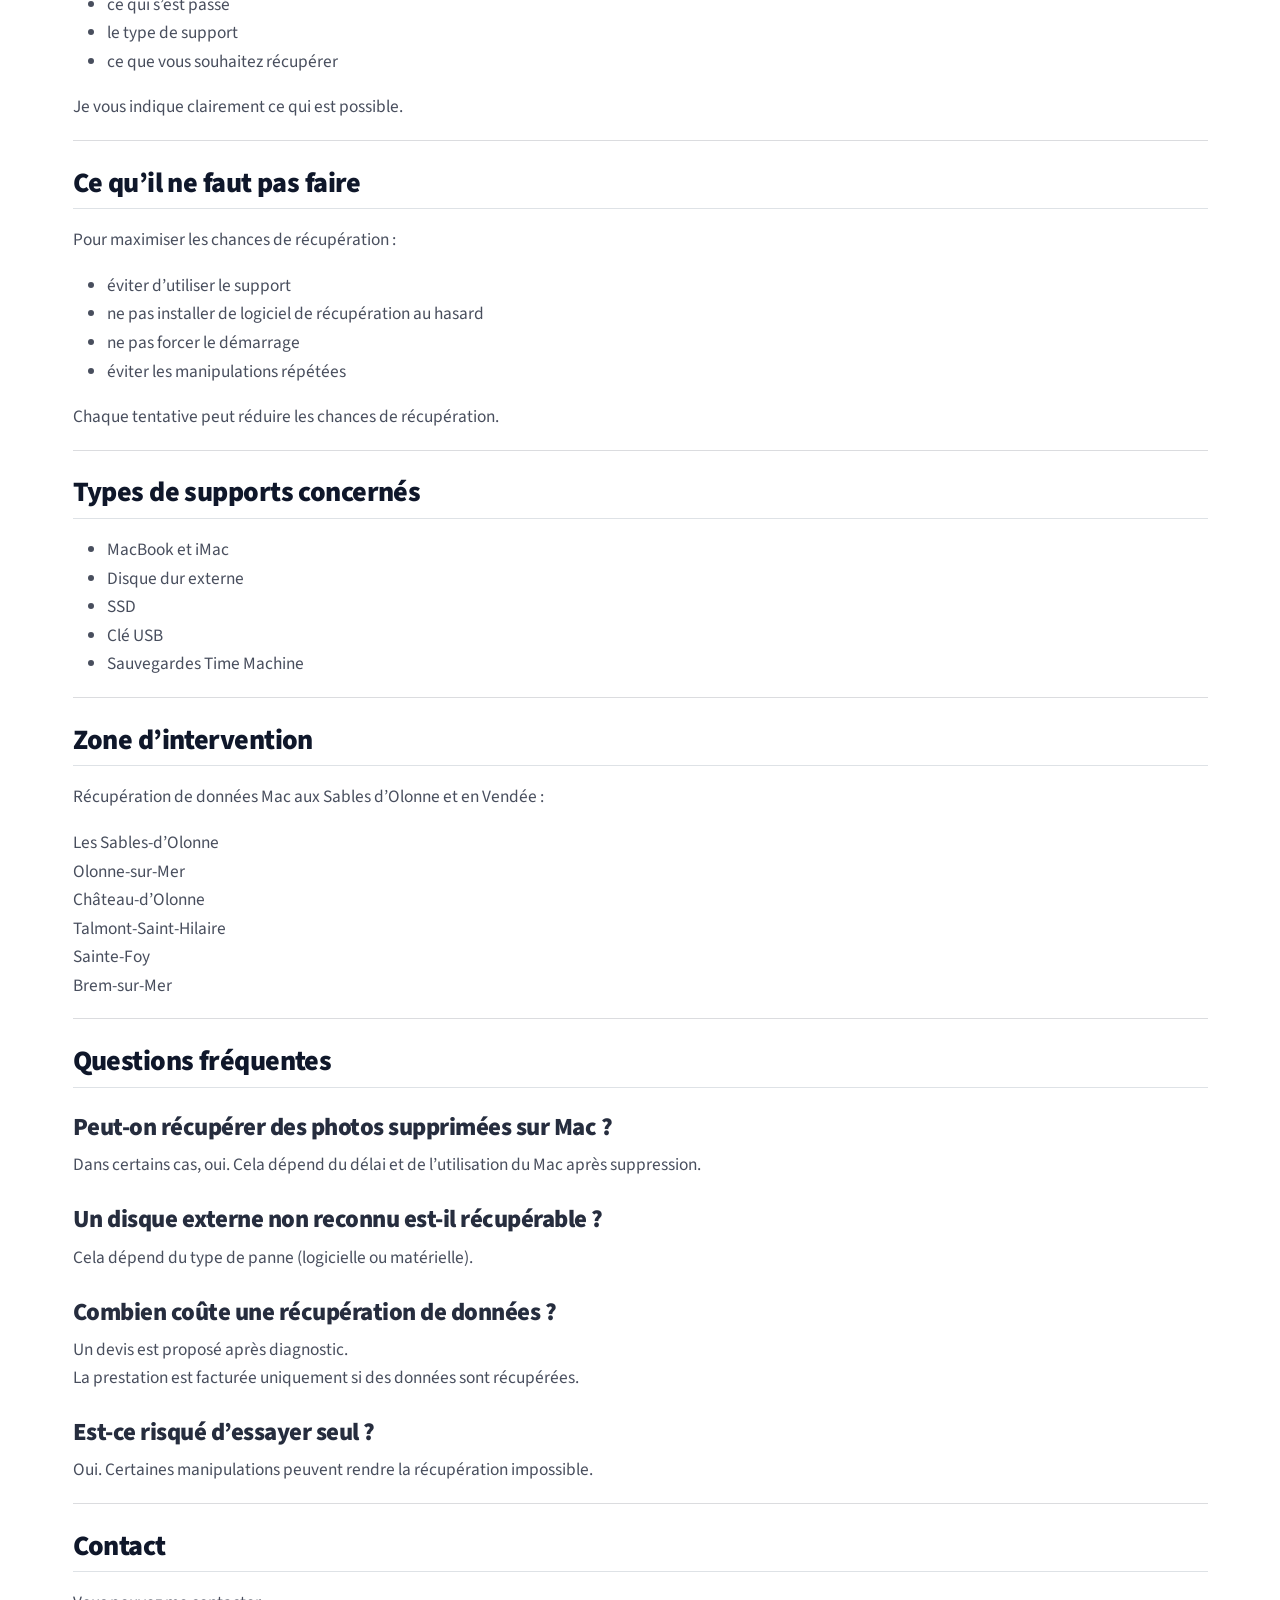
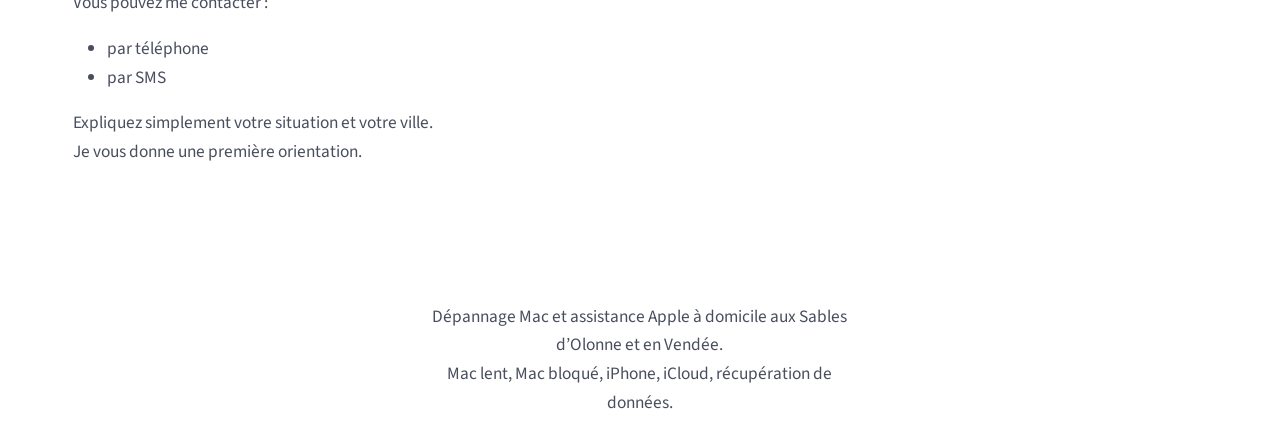
<file: donneesmac.html>
<!DOCTYPE html>
<html xmlns="http://www.w3.org/1999/xhtml" lang="fr" xml:lang="fr"><head>

<meta charset="utf-8">
<meta name="generator" content="quarto-1.6.42">

<meta name="viewport" content="width=device-width, initial-scale=1.0, user-scalable=yes">


<title>Récupération de données Mac Les Sables d’Olonne – Vendée – Dépannage Mac Les Sables d’Olonne – Assistance Apple Vendée</title>
<style>
code{white-space: pre-wrap;}
span.smallcaps{font-variant: small-caps;}
div.columns{display: flex; gap: min(4vw, 1.5em);}
div.column{flex: auto; overflow-x: auto;}
div.hanging-indent{margin-left: 1.5em; text-indent: -1.5em;}
ul.task-list{list-style: none;}
ul.task-list li input[type="checkbox"] {
  width: 0.8em;
  margin: 0 0.8em 0.2em -1em; /* quarto-specific, see https://github.com/quarto-dev/quarto-cli/issues/4556 */ 
  vertical-align: middle;
}
</style>


<script src="site_libs/quarto-nav/quarto-nav.js"></script>
<script src="site_libs/clipboard/clipboard.min.js"></script>
<script src="site_libs/quarto-search/autocomplete.umd.js"></script>
<script src="site_libs/quarto-search/fuse.min.js"></script>
<script src="site_libs/quarto-search/quarto-search.js"></script>
<meta name="quarto:offset" content="./">
<link href="./profile.jpg" rel="icon" type="image/jpeg">
<script src="site_libs/quarto-html/quarto.js"></script>
<script src="site_libs/quarto-html/popper.min.js"></script>
<script src="site_libs/quarto-html/tippy.umd.min.js"></script>
<script src="site_libs/quarto-html/anchor.min.js"></script>
<link href="site_libs/quarto-html/tippy.css" rel="stylesheet">
<link href="site_libs/quarto-html/quarto-syntax-highlighting-2f5df379a58b258e96c21c0638c20c03.css" rel="stylesheet" id="quarto-text-highlighting-styles">
<script src="site_libs/bootstrap/bootstrap.min.js"></script>
<link href="site_libs/bootstrap/bootstrap-icons.css" rel="stylesheet">
<link href="site_libs/bootstrap/bootstrap-74c90939484fe00be8d5db7ece5ff9a7.min.css" rel="stylesheet" append-hash="true" id="quarto-bootstrap" data-mode="light">
<script id="quarto-search-options" type="application/json">{
  "location": "navbar",
  "copy-button": false,
  "collapse-after": 3,
  "panel-placement": "end",
  "type": "overlay",
  "limit": 50,
  "keyboard-shortcut": [
    "f",
    "/",
    "s"
  ],
  "show-item-context": false,
  "language": {
    "search-no-results-text": "Pas de résultats",
    "search-matching-documents-text": "documents trouvés",
    "search-copy-link-title": "Copier le lien vers la recherche",
    "search-hide-matches-text": "Cacher les correspondances additionnelles",
    "search-more-match-text": "correspondance de plus dans ce document",
    "search-more-matches-text": "correspondances de plus dans ce document",
    "search-clear-button-title": "Effacer",
    "search-text-placeholder": "",
    "search-detached-cancel-button-title": "Annuler",
    "search-submit-button-title": "Envoyer",
    "search-label": "Recherche"
  }
}</script>
<style>html{ scroll-behavior: smooth; }</style>
<!-- SEO -->
<meta name="robots" content="index, follow">
<meta name="author" content="Mathieu G.">
<meta name="geo.region" content="FR-85">
<meta name="geo.placename" content="Les Sables-d'Olonne">

<!-- Mots clés (faible impact mais utile cohérence) -->
<meta name="keywords" content="dépannage Mac Les Sables d'Olonne, assistance Apple Vendée, Mac lent, Mac bloqué, récupération données Mac, configuration iPhone, iCloud, Apple ID, dépannage Apple domicile Vendée">

<!-- Open Graph -->
<meta property="og:type" content="website">
<meta property="og:locale" content="fr_FR">
<meta property="og:title" content="Récupération de données Mac Les Sables d’Olonne – Vendée – Dépannage Mac Les Sables d’Olonne – Assistance Apple Vendée">
<meta property="og:description" content="Dépannage Mac, iPhone et assistance Apple à domicile aux Sables d’Olonne et en Vendée. Mac lent, Mac bloqué, récupération de données, configuration et conseils Apple.">
<meta property="og:url" content="https://mathieug85.github.io/InformatiqueDomicile85/">
<meta property="og:image" content="https://mathieug85.github.io/InformatiqueDomicile85/profile.jpg">

<!-- Mobile UX -->
<meta name="viewport" content="width=device-width, initial-scale=1, viewport-fit=cover">


<link rel="stylesheet" href="styles.css">
</head>

<body class="nav-fixed">

<div id="quarto-search-results"></div>
  <header id="quarto-header" class="headroom fixed-top">
    <nav class="navbar navbar-expand-lg " data-bs-theme="dark">
      <div class="navbar-container container-fluid">
      <div class="navbar-brand-container mx-auto">
    <a class="navbar-brand" href="./index.html">
    <span class="navbar-title">Assistance Apple</span>
    </a>
  </div>
            <div id="quarto-search" class="" title="Recherche"></div>
          <button class="navbar-toggler" type="button" data-bs-toggle="collapse" data-bs-target="#navbarCollapse" aria-controls="navbarCollapse" role="menu" aria-expanded="false" aria-label="Basculer la navigation" onclick="if (window.quartoToggleHeadroom) { window.quartoToggleHeadroom(); }">
  <span class="navbar-toggler-icon"></span>
</button>
          <div class="collapse navbar-collapse" id="navbarCollapse">
            <ul class="navbar-nav navbar-nav-scroll me-auto">
  <li class="nav-item">
    <a class="nav-link" href="./index.html"> 
<span class="menu-text">Accueil</span></a>
  </li>  
  <li class="nav-item dropdown ">
    <a class="nav-link dropdown-toggle" href="#" id="nav-menu-dépannage-mac" role="link" data-bs-toggle="dropdown" aria-expanded="false">
 <span class="menu-text">Dépannage Mac</span>
    </a>
    <ul class="dropdown-menu" aria-labelledby="nav-menu-dépannage-mac">    
        <li>
    <a class="dropdown-item" href="./maclent.html">
 <span class="dropdown-text">Mac lent</span></a>
  </li>  
        <li>
    <a class="dropdown-item" href="./macbloque.html">
 <span class="dropdown-text">Mac bloqué</span></a>
  </li>  
        <li>
    <a class="dropdown-item" href="./donneesmac.html">
 <span class="dropdown-text">Récupération de données</span></a>
  </li>  
    </ul>
  </li>
  <li class="nav-item dropdown ">
    <a class="nav-link dropdown-toggle" href="#" id="nav-menu-installation" role="link" data-bs-toggle="dropdown" aria-expanded="false">
 <span class="menu-text">Installation</span>
    </a>
    <ul class="dropdown-menu" aria-labelledby="nav-menu-installation">    
        <li>
    <a class="dropdown-item" href="./configurationMac.html">
 <span class="dropdown-text">Nouveau Mac</span></a>
  </li>  
        <li>
    <a class="dropdown-item" href="./configurationiPhone.html">
 <span class="dropdown-text">Nouvel iPhone</span></a>
  </li>  
    </ul>
  </li>
  <li class="nav-item dropdown ">
    <a class="nav-link dropdown-toggle" href="#" id="nav-menu-services-apple" role="link" data-bs-toggle="dropdown" aria-expanded="false">
 <span class="menu-text">Services Apple</span>
    </a>
    <ul class="dropdown-menu" aria-labelledby="nav-menu-services-apple">    
        <li>
    <a class="dropdown-item" href="./photosApple.html">
 <span class="dropdown-text">Photos iPhone / Mac</span></a>
  </li>  
        <li>
    <a class="dropdown-item" href="./identifiantApple.html">
 <span class="dropdown-text">Identifiant Apple</span></a>
  </li>  
        <li>
    <a class="dropdown-item" href="./resetApple.html">
 <span class="dropdown-text">Remise à zéro</span></a>
  </li>  
        <li>
    <a class="dropdown-item" href="./achatApple.html">
 <span class="dropdown-text">Conseil achat Apple</span></a>
  </li>  
    </ul>
  </li>
</ul>
            <ul class="navbar-nav navbar-nav-scroll ms-auto">
  <li class="nav-item">
    <a class="nav-link" href="tel:+33627101468"> 
<span class="menu-text">Appeler</span></a>
  </li>  
  <li class="nav-item">
    <a class="nav-link" href="sms:+33627101468"> 
<span class="menu-text">SMS</span></a>
  </li>  
</ul>
          </div> <!-- /navcollapse -->
            <div class="quarto-navbar-tools">
</div>
      </div> <!-- /container-fluid -->
    </nav>
</header>
<!-- content -->
<div id="quarto-content" class="quarto-container page-columns page-rows-contents page-layout-full page-navbar">
<!-- sidebar -->
<!-- margin-sidebar -->
    
<!-- main -->
<main class="content column-page" id="quarto-document-content">

<header id="title-block-header" class="quarto-title-block default">
<div class="quarto-title">
<h1 class="title">Récupération de données Mac Les Sables d’Olonne – Vendée</h1>
</div>



<div class="quarto-title-meta column-page">

    
  
    
  </div>
  


</header>


<section id="récupération-de-données-mac-aux-sables-dolonne-vendée" class="level1">
<h1>Récupération de données Mac aux Sables d’Olonne – Vendée</h1>
<p>Vous avez perdu des fichiers sur votre Mac ?</p>
<p>Photos, documents, disque externe, clé USB…<br>
Une perte de données peut arriver rapidement : suppression, panne, disque endommagé.</p>
<p>Selon la situation, une récupération est parfois possible.</p>
<hr>
<section id="dans-quels-cas-récupérer-des-données-sur-mac" class="level2">
<h2 class="anchored" data-anchor-id="dans-quels-cas-récupérer-des-données-sur-mac">Dans quels cas récupérer des données sur Mac ?</h2>
<ul>
<li>Fichiers supprimés par erreur<br>
</li>
<li>Disque externe non reconnu<br>
</li>
<li>Mac qui ne démarre plus<br>
</li>
<li>Problème après mise à jour macOS<br>
</li>
<li>Clé USB ou disque illisible<br>
</li>
<li>Données perdues suite à un bug</li>
</ul>
<p>Chaque situation est différente.<br>
La récupération dépend toujours de la panne et de l’état du support.</p>
<hr>
</section>
<section id="peut-on-récupérer-des-données-sur-un-mac" class="level2">
<h2 class="anchored" data-anchor-id="peut-on-récupérer-des-données-sur-un-mac">Peut-on récupérer des données sur un Mac ?</h2>
<p>Dans certains cas, oui.</p>
<p>Mais il est important d’être clair :</p>
<ul>
<li>une récupération n’est jamais garantie<br>
</li>
<li>cela dépend du type de panne<br>
</li>
<li>cela dépend du support (SSD, disque dur, clé USB)<br>
</li>
<li>cela dépend des manipulations déjà effectuées</li>
</ul>
<p>Un diagnostic est nécessaire avant toute intervention.</p>
<hr>
</section>
<section id="comment-se-déroule-la-récupération-de-données" class="level2">
<h2 class="anchored" data-anchor-id="comment-se-déroule-la-récupération-de-données">Comment se déroule la récupération de données</h2>
<ol type="1">
<li>Analyse de la situation<br>
</li>
<li>Vérification du support<br>
</li>
<li>Évaluation des possibilités de récupération<br>
</li>
<li>Proposition d’un devis</li>
</ol>
<p>La récupération est tentée uniquement si elle est réaliste.</p>
<p>La prestation est facturée uniquement si des données sont récupérées.</p>
<hr>
</section>
<section id="récupération-de-données-mac-à-domicile-les-sables-dolonne" class="level2">
<h2 class="anchored" data-anchor-id="récupération-de-données-mac-à-domicile-les-sables-dolonne">Récupération de données Mac à domicile Les Sables d’Olonne</h2>
<p>J’interviens aux Sables d’Olonne et en Vendée pour analyser votre machine.</p>
<p>Ancien responsable technicien SAV Apple,<br>
j’ai traité de nombreuses situations liées à la perte de données.</p>
<p>Vous pouvez simplement expliquer :</p>
<ul>
<li>ce qui s’est passé<br>
</li>
<li>le type de support<br>
</li>
<li>ce que vous souhaitez récupérer</li>
</ul>
<p>Je vous indique clairement ce qui est possible.</p>
<hr>
</section>
<section id="ce-quil-ne-faut-pas-faire" class="level2">
<h2 class="anchored" data-anchor-id="ce-quil-ne-faut-pas-faire">Ce qu’il ne faut pas faire</h2>
<p>Pour maximiser les chances de récupération :</p>
<ul>
<li>éviter d’utiliser le support<br>
</li>
<li>ne pas installer de logiciel de récupération au hasard<br>
</li>
<li>ne pas forcer le démarrage<br>
</li>
<li>éviter les manipulations répétées</li>
</ul>
<p>Chaque tentative peut réduire les chances de récupération.</p>
<hr>
</section>
<section id="types-de-supports-concernés" class="level2">
<h2 class="anchored" data-anchor-id="types-de-supports-concernés">Types de supports concernés</h2>
<ul>
<li>MacBook et iMac<br>
</li>
<li>Disque dur externe<br>
</li>
<li>SSD<br>
</li>
<li>Clé USB<br>
</li>
<li>Sauvegardes Time Machine</li>
</ul>
<hr>
</section>
<section id="zone-dintervention" class="level2">
<h2 class="anchored" data-anchor-id="zone-dintervention">Zone d’intervention</h2>
<p>Récupération de données Mac aux Sables d’Olonne et en Vendée :</p>
<p>Les Sables-d’Olonne<br>
Olonne-sur-Mer<br>
Château-d’Olonne<br>
Talmont-Saint-Hilaire<br>
Sainte-Foy<br>
Brem-sur-Mer</p>
<hr>
</section>
<section id="questions-fréquentes" class="level2">
<h2 class="anchored" data-anchor-id="questions-fréquentes">Questions fréquentes</h2>
<section id="peut-on-récupérer-des-photos-supprimées-sur-mac" class="level3">
<h3 class="anchored" data-anchor-id="peut-on-récupérer-des-photos-supprimées-sur-mac">Peut-on récupérer des photos supprimées sur Mac ?</h3>
<p>Dans certains cas, oui. Cela dépend du délai et de l’utilisation du Mac après suppression.</p>
</section>
<section id="un-disque-externe-non-reconnu-est-il-récupérable" class="level3">
<h3 class="anchored" data-anchor-id="un-disque-externe-non-reconnu-est-il-récupérable">Un disque externe non reconnu est-il récupérable ?</h3>
<p>Cela dépend du type de panne (logicielle ou matérielle).</p>
</section>
<section id="combien-coûte-une-récupération-de-données" class="level3">
<h3 class="anchored" data-anchor-id="combien-coûte-une-récupération-de-données">Combien coûte une récupération de données ?</h3>
<p>Un devis est proposé après diagnostic.<br>
La prestation est facturée uniquement si des données sont récupérées.</p>
</section>
<section id="est-ce-risqué-dessayer-seul" class="level3">
<h3 class="anchored" data-anchor-id="est-ce-risqué-dessayer-seul">Est-ce risqué d’essayer seul ?</h3>
<p>Oui. Certaines manipulations peuvent rendre la récupération impossible.</p>
<hr>
</section>
</section>
<section id="contact" class="level2">
<h2 class="anchored" data-anchor-id="contact">Contact</h2>
<p>Vous pouvez me contacter :</p>
<ul>
<li>par téléphone<br>
</li>
<li>par SMS</li>
</ul>
<p>Expliquez simplement votre situation et votre ville.<br>
Je vous donne une première orientation.</p>
<script type="application/ld+json">
{
  "@context": "https://schema.org",
  "@type": "Service",
  "name": "Récupération de données Mac Les Sables d’Olonne",
  "description": "Service de récupération de données sur Mac, disque dur, SSD et clé USB aux Sables d’Olonne et en Vendée. Analyse et devis avant intervention. Facturation uniquement en cas de récupération.",
  "provider": {
    "@type": "LocalBusiness",
    "name": "Dépannage Mac à domicile Les Sables d’Olonne",
    "telephone": "+33627101468",
    "address": {
      "@type": "PostalAddress",
      "addressLocality": "Les Sables d’Olonne",
      "addressRegion": "Vendée",
      "postalCode": "85100",
      "addressCountry": "FR"
    }
  },
  "areaServed": [
    {
      "@type": "City",
      "name": "Les Sables d’Olonne"
    },
    {
      "@type": "City",
      "name": "Talmont-Saint-Hilaire"
    }
  ],
  "serviceType": [
    "Récupération de données Mac",
    "Récupération disque dur",
    "Récupération SSD",
    "Récupération clé USB",
    "Récupération fichiers supprimés"
  ],
  "keywords": [
    "récupération données Mac",
    "récupérer fichiers Mac",
    "récupération disque dur Mac",
    "récupération SSD Mac",
    "données perdues Mac",
    "récupération données Les Sables d’Olonne",
    "récupération données Vendée"
  ],
  "offers": {
    "@type": "Offer",
    "price": "0",
    "priceCurrency": "EUR",
    "description": "Diagnostic et devis avant récupération. Facturation uniquement en cas de récupération."
  }
}
</script>


</section>
</section>

</main> <!-- /main -->
<script id="quarto-html-after-body" type="application/javascript">
window.document.addEventListener("DOMContentLoaded", function (event) {
  const toggleBodyColorMode = (bsSheetEl) => {
    const mode = bsSheetEl.getAttribute("data-mode");
    const bodyEl = window.document.querySelector("body");
    if (mode === "dark") {
      bodyEl.classList.add("quarto-dark");
      bodyEl.classList.remove("quarto-light");
    } else {
      bodyEl.classList.add("quarto-light");
      bodyEl.classList.remove("quarto-dark");
    }
  }
  const toggleBodyColorPrimary = () => {
    const bsSheetEl = window.document.querySelector("link#quarto-bootstrap");
    if (bsSheetEl) {
      toggleBodyColorMode(bsSheetEl);
    }
  }
  toggleBodyColorPrimary();  
  const icon = "";
  const anchorJS = new window.AnchorJS();
  anchorJS.options = {
    placement: 'right',
    icon: icon
  };
  anchorJS.add('.anchored');
  const isCodeAnnotation = (el) => {
    for (const clz of el.classList) {
      if (clz.startsWith('code-annotation-')) {                     
        return true;
      }
    }
    return false;
  }
  const onCopySuccess = function(e) {
    // button target
    const button = e.trigger;
    // don't keep focus
    button.blur();
    // flash "checked"
    button.classList.add('code-copy-button-checked');
    var currentTitle = button.getAttribute("title");
    button.setAttribute("title", "Copié");
    let tooltip;
    if (window.bootstrap) {
      button.setAttribute("data-bs-toggle", "tooltip");
      button.setAttribute("data-bs-placement", "left");
      button.setAttribute("data-bs-title", "Copié");
      tooltip = new bootstrap.Tooltip(button, 
        { trigger: "manual", 
          customClass: "code-copy-button-tooltip",
          offset: [0, -8]});
      tooltip.show();    
    }
    setTimeout(function() {
      if (tooltip) {
        tooltip.hide();
        button.removeAttribute("data-bs-title");
        button.removeAttribute("data-bs-toggle");
        button.removeAttribute("data-bs-placement");
      }
      button.setAttribute("title", currentTitle);
      button.classList.remove('code-copy-button-checked');
    }, 1000);
    // clear code selection
    e.clearSelection();
  }
  const getTextToCopy = function(trigger) {
      const codeEl = trigger.previousElementSibling.cloneNode(true);
      for (const childEl of codeEl.children) {
        if (isCodeAnnotation(childEl)) {
          childEl.remove();
        }
      }
      return codeEl.innerText;
  }
  const clipboard = new window.ClipboardJS('.code-copy-button:not([data-in-quarto-modal])', {
    text: getTextToCopy
  });
  clipboard.on('success', onCopySuccess);
  if (window.document.getElementById('quarto-embedded-source-code-modal')) {
    const clipboardModal = new window.ClipboardJS('.code-copy-button[data-in-quarto-modal]', {
      text: getTextToCopy,
      container: window.document.getElementById('quarto-embedded-source-code-modal')
    });
    clipboardModal.on('success', onCopySuccess);
  }
    var localhostRegex = new RegExp(/^(?:http|https):\/\/localhost\:?[0-9]*\//);
    var mailtoRegex = new RegExp(/^mailto:/);
      var filterRegex = new RegExp("https:\/\/mathieug85\.github\.io\/InformatiqueDomicile85\/");
    var isInternal = (href) => {
        return filterRegex.test(href) || localhostRegex.test(href) || mailtoRegex.test(href);
    }
    // Inspect non-navigation links and adorn them if external
 	var links = window.document.querySelectorAll('a[href]:not(.nav-link):not(.navbar-brand):not(.toc-action):not(.sidebar-link):not(.sidebar-item-toggle):not(.pagination-link):not(.no-external):not([aria-hidden]):not(.dropdown-item):not(.quarto-navigation-tool):not(.about-link)');
    for (var i=0; i<links.length; i++) {
      const link = links[i];
      if (!isInternal(link.href)) {
        // undo the damage that might have been done by quarto-nav.js in the case of
        // links that we want to consider external
        if (link.dataset.originalHref !== undefined) {
          link.href = link.dataset.originalHref;
        }
          // target, if specified
          link.setAttribute("target", "_blank");
          if (link.getAttribute("rel") === null) {
            link.setAttribute("rel", "noopener");
          }
      }
    }
  function tippyHover(el, contentFn, onTriggerFn, onUntriggerFn) {
    const config = {
      allowHTML: true,
      maxWidth: 500,
      delay: 100,
      arrow: false,
      appendTo: function(el) {
          return el.parentElement;
      },
      interactive: true,
      interactiveBorder: 10,
      theme: 'quarto',
      placement: 'bottom-start',
    };
    if (contentFn) {
      config.content = contentFn;
    }
    if (onTriggerFn) {
      config.onTrigger = onTriggerFn;
    }
    if (onUntriggerFn) {
      config.onUntrigger = onUntriggerFn;
    }
    window.tippy(el, config); 
  }
  const noterefs = window.document.querySelectorAll('a[role="doc-noteref"]');
  for (var i=0; i<noterefs.length; i++) {
    const ref = noterefs[i];
    tippyHover(ref, function() {
      // use id or data attribute instead here
      let href = ref.getAttribute('data-footnote-href') || ref.getAttribute('href');
      try { href = new URL(href).hash; } catch {}
      const id = href.replace(/^#\/?/, "");
      const note = window.document.getElementById(id);
      if (note) {
        return note.innerHTML;
      } else {
        return "";
      }
    });
  }
  const xrefs = window.document.querySelectorAll('a.quarto-xref');
  const processXRef = (id, note) => {
    // Strip column container classes
    const stripColumnClz = (el) => {
      el.classList.remove("page-full", "page-columns");
      if (el.children) {
        for (const child of el.children) {
          stripColumnClz(child);
        }
      }
    }
    stripColumnClz(note)
    if (id === null || id.startsWith('sec-')) {
      // Special case sections, only their first couple elements
      const container = document.createElement("div");
      if (note.children && note.children.length > 2) {
        container.appendChild(note.children[0].cloneNode(true));
        for (let i = 1; i < note.children.length; i++) {
          const child = note.children[i];
          if (child.tagName === "P" && child.innerText === "") {
            continue;
          } else {
            container.appendChild(child.cloneNode(true));
            break;
          }
        }
        if (window.Quarto?.typesetMath) {
          window.Quarto.typesetMath(container);
        }
        return container.innerHTML
      } else {
        if (window.Quarto?.typesetMath) {
          window.Quarto.typesetMath(note);
        }
        return note.innerHTML;
      }
    } else {
      // Remove any anchor links if they are present
      const anchorLink = note.querySelector('a.anchorjs-link');
      if (anchorLink) {
        anchorLink.remove();
      }
      if (window.Quarto?.typesetMath) {
        window.Quarto.typesetMath(note);
      }
      if (note.classList.contains("callout")) {
        return note.outerHTML;
      } else {
        return note.innerHTML;
      }
    }
  }
  for (var i=0; i<xrefs.length; i++) {
    const xref = xrefs[i];
    tippyHover(xref, undefined, function(instance) {
      instance.disable();
      let url = xref.getAttribute('href');
      let hash = undefined; 
      if (url.startsWith('#')) {
        hash = url;
      } else {
        try { hash = new URL(url).hash; } catch {}
      }
      if (hash) {
        const id = hash.replace(/^#\/?/, "");
        const note = window.document.getElementById(id);
        if (note !== null) {
          try {
            const html = processXRef(id, note.cloneNode(true));
            instance.setContent(html);
          } finally {
            instance.enable();
            instance.show();
          }
        } else {
          // See if we can fetch this
          fetch(url.split('#')[0])
          .then(res => res.text())
          .then(html => {
            const parser = new DOMParser();
            const htmlDoc = parser.parseFromString(html, "text/html");
            const note = htmlDoc.getElementById(id);
            if (note !== null) {
              const html = processXRef(id, note);
              instance.setContent(html);
            } 
          }).finally(() => {
            instance.enable();
            instance.show();
          });
        }
      } else {
        // See if we can fetch a full url (with no hash to target)
        // This is a special case and we should probably do some content thinning / targeting
        fetch(url)
        .then(res => res.text())
        .then(html => {
          const parser = new DOMParser();
          const htmlDoc = parser.parseFromString(html, "text/html");
          const note = htmlDoc.querySelector('main.content');
          if (note !== null) {
            // This should only happen for chapter cross references
            // (since there is no id in the URL)
            // remove the first header
            if (note.children.length > 0 && note.children[0].tagName === "HEADER") {
              note.children[0].remove();
            }
            const html = processXRef(null, note);
            instance.setContent(html);
          } 
        }).finally(() => {
          instance.enable();
          instance.show();
        });
      }
    }, function(instance) {
    });
  }
      let selectedAnnoteEl;
      const selectorForAnnotation = ( cell, annotation) => {
        let cellAttr = 'data-code-cell="' + cell + '"';
        let lineAttr = 'data-code-annotation="' +  annotation + '"';
        const selector = 'span[' + cellAttr + '][' + lineAttr + ']';
        return selector;
      }
      const selectCodeLines = (annoteEl) => {
        const doc = window.document;
        const targetCell = annoteEl.getAttribute("data-target-cell");
        const targetAnnotation = annoteEl.getAttribute("data-target-annotation");
        const annoteSpan = window.document.querySelector(selectorForAnnotation(targetCell, targetAnnotation));
        const lines = annoteSpan.getAttribute("data-code-lines").split(",");
        const lineIds = lines.map((line) => {
          return targetCell + "-" + line;
        })
        let top = null;
        let height = null;
        let parent = null;
        if (lineIds.length > 0) {
            //compute the position of the single el (top and bottom and make a div)
            const el = window.document.getElementById(lineIds[0]);
            top = el.offsetTop;
            height = el.offsetHeight;
            parent = el.parentElement.parentElement;
          if (lineIds.length > 1) {
            const lastEl = window.document.getElementById(lineIds[lineIds.length - 1]);
            const bottom = lastEl.offsetTop + lastEl.offsetHeight;
            height = bottom - top;
          }
          if (top !== null && height !== null && parent !== null) {
            // cook up a div (if necessary) and position it 
            let div = window.document.getElementById("code-annotation-line-highlight");
            if (div === null) {
              div = window.document.createElement("div");
              div.setAttribute("id", "code-annotation-line-highlight");
              div.style.position = 'absolute';
              parent.appendChild(div);
            }
            div.style.top = top - 2 + "px";
            div.style.height = height + 4 + "px";
            div.style.left = 0;
            let gutterDiv = window.document.getElementById("code-annotation-line-highlight-gutter");
            if (gutterDiv === null) {
              gutterDiv = window.document.createElement("div");
              gutterDiv.setAttribute("id", "code-annotation-line-highlight-gutter");
              gutterDiv.style.position = 'absolute';
              const codeCell = window.document.getElementById(targetCell);
              const gutter = codeCell.querySelector('.code-annotation-gutter');
              gutter.appendChild(gutterDiv);
            }
            gutterDiv.style.top = top - 2 + "px";
            gutterDiv.style.height = height + 4 + "px";
          }
          selectedAnnoteEl = annoteEl;
        }
      };
      const unselectCodeLines = () => {
        const elementsIds = ["code-annotation-line-highlight", "code-annotation-line-highlight-gutter"];
        elementsIds.forEach((elId) => {
          const div = window.document.getElementById(elId);
          if (div) {
            div.remove();
          }
        });
        selectedAnnoteEl = undefined;
      };
        // Handle positioning of the toggle
    window.addEventListener(
      "resize",
      throttle(() => {
        elRect = undefined;
        if (selectedAnnoteEl) {
          selectCodeLines(selectedAnnoteEl);
        }
      }, 10)
    );
    function throttle(fn, ms) {
    let throttle = false;
    let timer;
      return (...args) => {
        if(!throttle) { // first call gets through
            fn.apply(this, args);
            throttle = true;
        } else { // all the others get throttled
            if(timer) clearTimeout(timer); // cancel #2
            timer = setTimeout(() => {
              fn.apply(this, args);
              timer = throttle = false;
            }, ms);
        }
      };
    }
      // Attach click handler to the DT
      const annoteDls = window.document.querySelectorAll('dt[data-target-cell]');
      for (const annoteDlNode of annoteDls) {
        annoteDlNode.addEventListener('click', (event) => {
          const clickedEl = event.target;
          if (clickedEl !== selectedAnnoteEl) {
            unselectCodeLines();
            const activeEl = window.document.querySelector('dt[data-target-cell].code-annotation-active');
            if (activeEl) {
              activeEl.classList.remove('code-annotation-active');
            }
            selectCodeLines(clickedEl);
            clickedEl.classList.add('code-annotation-active');
          } else {
            // Unselect the line
            unselectCodeLines();
            clickedEl.classList.remove('code-annotation-active');
          }
        });
      }
  const findCites = (el) => {
    const parentEl = el.parentElement;
    if (parentEl) {
      const cites = parentEl.dataset.cites;
      if (cites) {
        return {
          el,
          cites: cites.split(' ')
        };
      } else {
        return findCites(el.parentElement)
      }
    } else {
      return undefined;
    }
  };
  var bibliorefs = window.document.querySelectorAll('a[role="doc-biblioref"]');
  for (var i=0; i<bibliorefs.length; i++) {
    const ref = bibliorefs[i];
    const citeInfo = findCites(ref);
    if (citeInfo) {
      tippyHover(citeInfo.el, function() {
        var popup = window.document.createElement('div');
        citeInfo.cites.forEach(function(cite) {
          var citeDiv = window.document.createElement('div');
          citeDiv.classList.add('hanging-indent');
          citeDiv.classList.add('csl-entry');
          var biblioDiv = window.document.getElementById('ref-' + cite);
          if (biblioDiv) {
            citeDiv.innerHTML = biblioDiv.innerHTML;
          }
          popup.appendChild(citeDiv);
        });
        return popup.innerHTML;
      });
    }
  }
});
</script>
</div> <!-- /content -->
<footer class="footer">
  <div class="nav-footer">
    <div class="nav-footer-left">
      &nbsp;
    </div>   
    <div class="nav-footer-center">
<p>Dépannage Mac et assistance Apple à domicile aux Sables d’Olonne et en Vendée.<br>
Mac lent, Mac bloqué, iPhone, iCloud, récupération de données.</p>
</div>
    <div class="nav-footer-right">
      &nbsp;
    </div>
  </div>
</footer>




<script src="site_libs/quarto-html/zenscroll-min.js"></script>
</body></html>
</file>
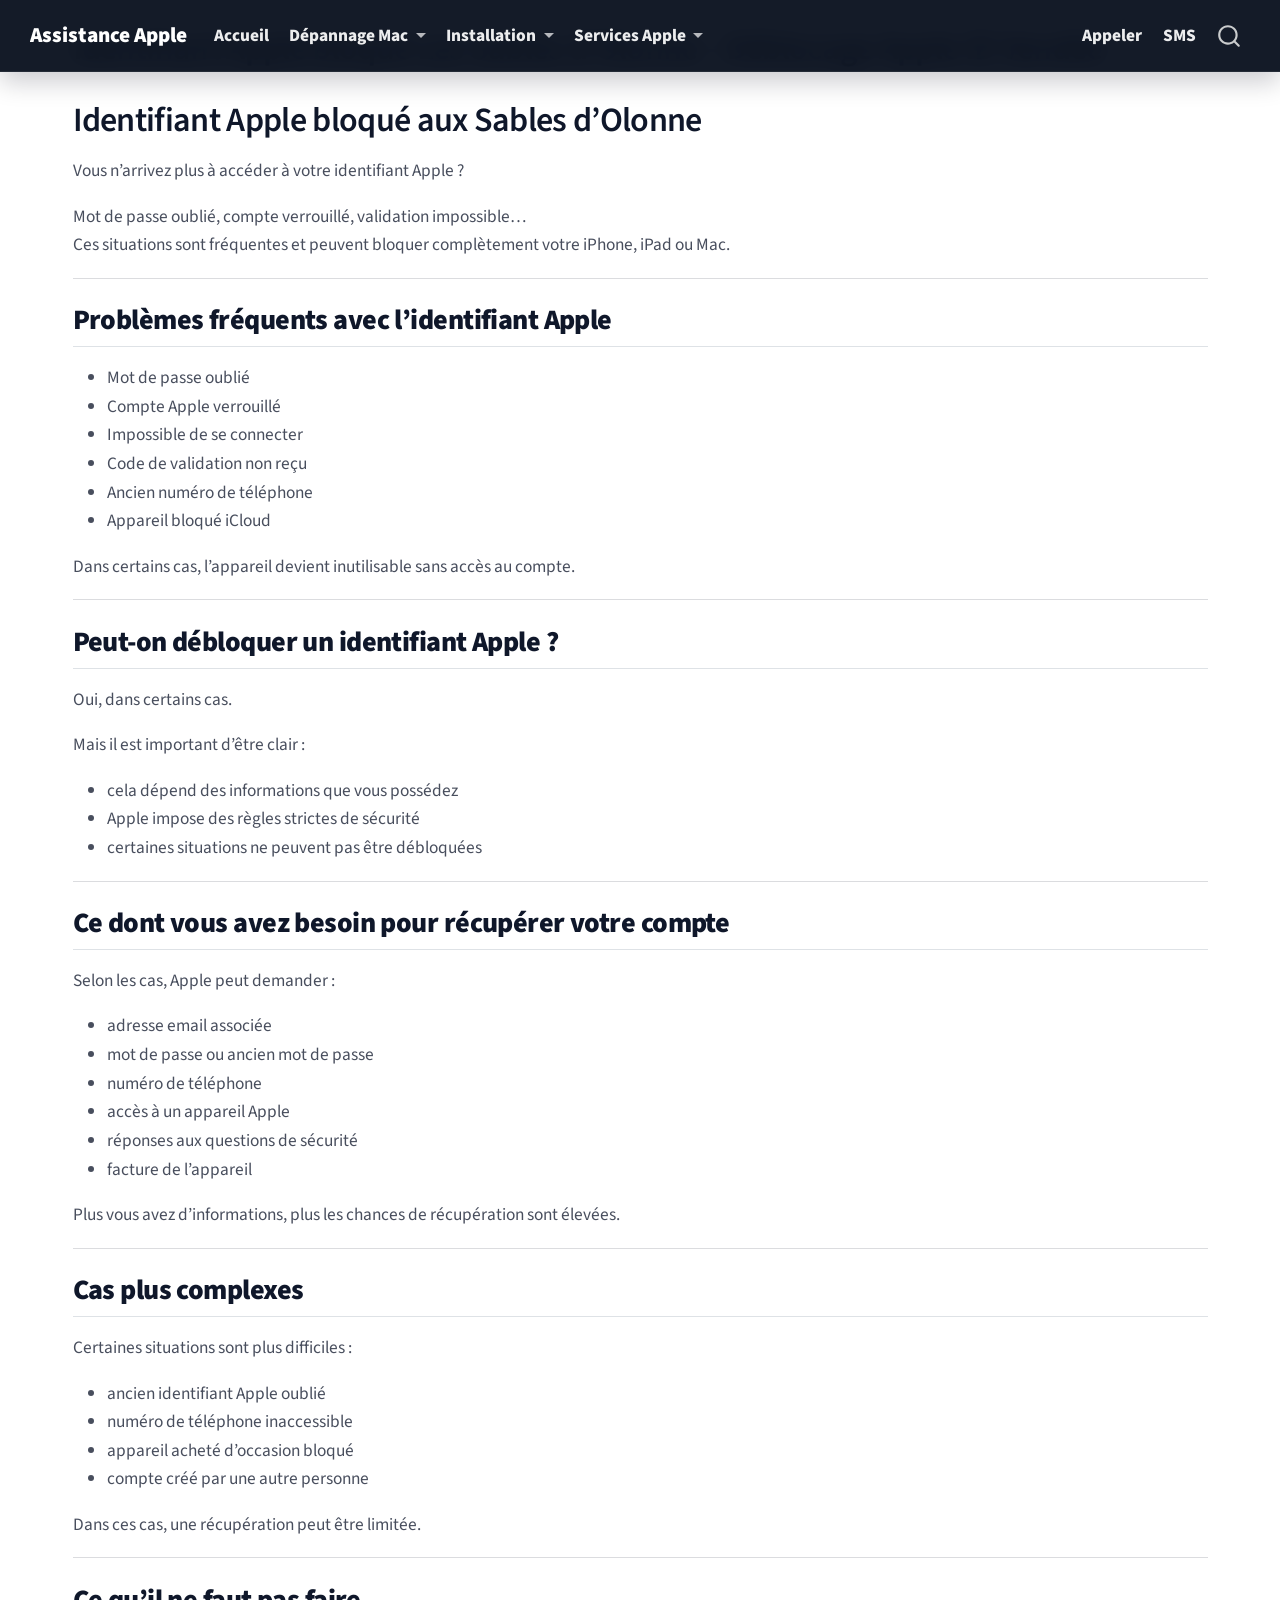
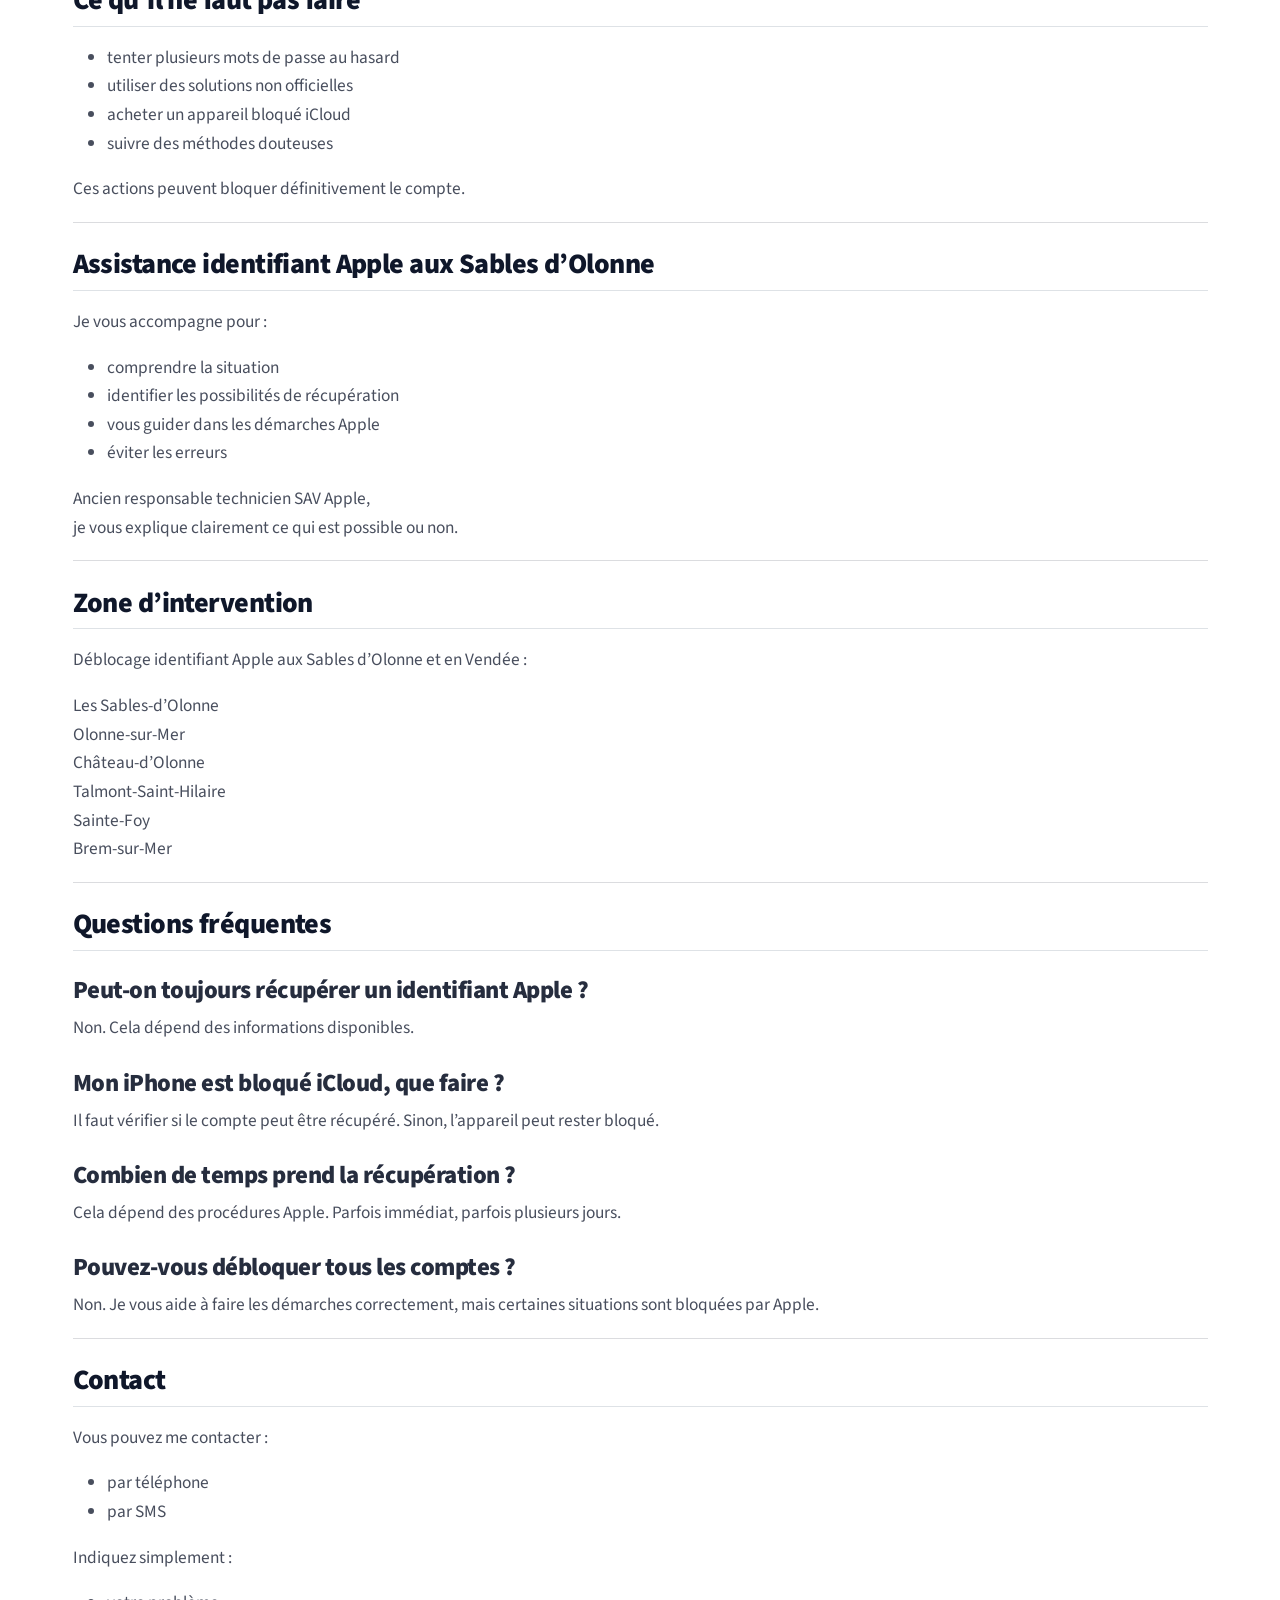
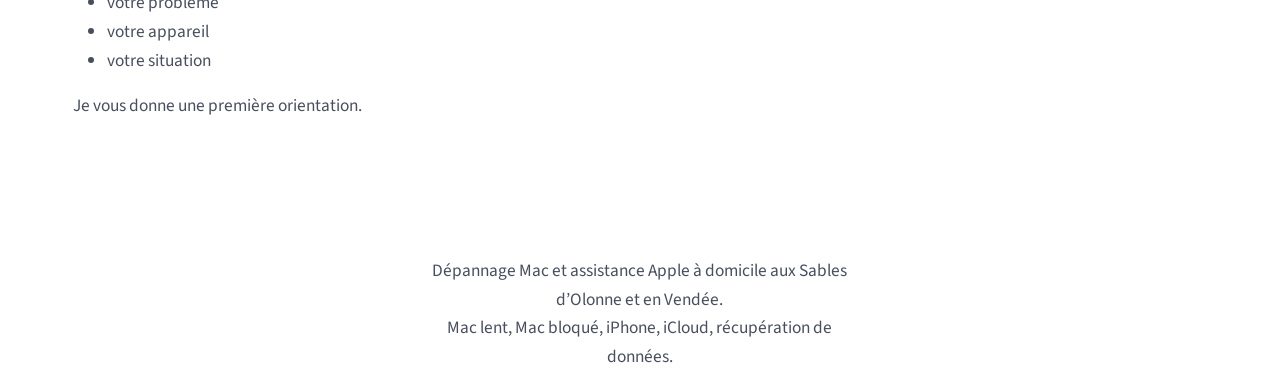
<file: identifiantApple.html>
<!DOCTYPE html>
<html xmlns="http://www.w3.org/1999/xhtml" lang="fr" xml:lang="fr"><head>

<meta charset="utf-8">
<meta name="generator" content="quarto-1.6.42">

<meta name="viewport" content="width=device-width, initial-scale=1.0, user-scalable=yes">


<title>Identifiant Apple bloqué Les Sables d’Olonne – Déblocage Apple ID Vendée – Dépannage Mac Les Sables d’Olonne – Assistance Apple Vendée</title>
<style>
code{white-space: pre-wrap;}
span.smallcaps{font-variant: small-caps;}
div.columns{display: flex; gap: min(4vw, 1.5em);}
div.column{flex: auto; overflow-x: auto;}
div.hanging-indent{margin-left: 1.5em; text-indent: -1.5em;}
ul.task-list{list-style: none;}
ul.task-list li input[type="checkbox"] {
  width: 0.8em;
  margin: 0 0.8em 0.2em -1em; /* quarto-specific, see https://github.com/quarto-dev/quarto-cli/issues/4556 */ 
  vertical-align: middle;
}
</style>


<script src="site_libs/quarto-nav/quarto-nav.js"></script>
<script src="site_libs/clipboard/clipboard.min.js"></script>
<script src="site_libs/quarto-search/autocomplete.umd.js"></script>
<script src="site_libs/quarto-search/fuse.min.js"></script>
<script src="site_libs/quarto-search/quarto-search.js"></script>
<meta name="quarto:offset" content="./">
<link href="./profile.jpg" rel="icon" type="image/jpeg">
<script src="site_libs/quarto-html/quarto.js"></script>
<script src="site_libs/quarto-html/popper.min.js"></script>
<script src="site_libs/quarto-html/tippy.umd.min.js"></script>
<script src="site_libs/quarto-html/anchor.min.js"></script>
<link href="site_libs/quarto-html/tippy.css" rel="stylesheet">
<link href="site_libs/quarto-html/quarto-syntax-highlighting-2f5df379a58b258e96c21c0638c20c03.css" rel="stylesheet" id="quarto-text-highlighting-styles">
<script src="site_libs/bootstrap/bootstrap.min.js"></script>
<link href="site_libs/bootstrap/bootstrap-icons.css" rel="stylesheet">
<link href="site_libs/bootstrap/bootstrap-74c90939484fe00be8d5db7ece5ff9a7.min.css" rel="stylesheet" append-hash="true" id="quarto-bootstrap" data-mode="light">
<script id="quarto-search-options" type="application/json">{
  "location": "navbar",
  "copy-button": false,
  "collapse-after": 3,
  "panel-placement": "end",
  "type": "overlay",
  "limit": 50,
  "keyboard-shortcut": [
    "f",
    "/",
    "s"
  ],
  "show-item-context": false,
  "language": {
    "search-no-results-text": "Pas de résultats",
    "search-matching-documents-text": "documents trouvés",
    "search-copy-link-title": "Copier le lien vers la recherche",
    "search-hide-matches-text": "Cacher les correspondances additionnelles",
    "search-more-match-text": "correspondance de plus dans ce document",
    "search-more-matches-text": "correspondances de plus dans ce document",
    "search-clear-button-title": "Effacer",
    "search-text-placeholder": "",
    "search-detached-cancel-button-title": "Annuler",
    "search-submit-button-title": "Envoyer",
    "search-label": "Recherche"
  }
}</script>
<style>html{ scroll-behavior: smooth; }</style>
<!-- SEO -->
<meta name="robots" content="index, follow">
<meta name="author" content="Mathieu G.">
<meta name="geo.region" content="FR-85">
<meta name="geo.placename" content="Les Sables-d'Olonne">

<!-- Mots clés (faible impact mais utile cohérence) -->
<meta name="keywords" content="dépannage Mac Les Sables d'Olonne, assistance Apple Vendée, Mac lent, Mac bloqué, récupération données Mac, configuration iPhone, iCloud, Apple ID, dépannage Apple domicile Vendée">

<!-- Open Graph -->
<meta property="og:type" content="website">
<meta property="og:locale" content="fr_FR">
<meta property="og:title" content="Identifiant Apple bloqué Les Sables d’Olonne – Déblocage Apple ID Vendée – Dépannage Mac Les Sables d’Olonne – Assistance Apple Vendée">
<meta property="og:description" content="Dépannage Mac, iPhone et assistance Apple à domicile aux Sables d’Olonne et en Vendée. Mac lent, Mac bloqué, récupération de données, configuration et conseils Apple.">
<meta property="og:url" content="https://mathieug85.github.io/InformatiqueDomicile85/">
<meta property="og:image" content="https://mathieug85.github.io/InformatiqueDomicile85/profile.jpg">

<!-- Mobile UX -->
<meta name="viewport" content="width=device-width, initial-scale=1, viewport-fit=cover">


<link rel="stylesheet" href="styles.css">
</head>

<body class="nav-fixed">

<div id="quarto-search-results"></div>
  <header id="quarto-header" class="headroom fixed-top">
    <nav class="navbar navbar-expand-lg " data-bs-theme="dark">
      <div class="navbar-container container-fluid">
      <div class="navbar-brand-container mx-auto">
    <a class="navbar-brand" href="./index.html">
    <span class="navbar-title">Assistance Apple</span>
    </a>
  </div>
            <div id="quarto-search" class="" title="Recherche"></div>
          <button class="navbar-toggler" type="button" data-bs-toggle="collapse" data-bs-target="#navbarCollapse" aria-controls="navbarCollapse" role="menu" aria-expanded="false" aria-label="Basculer la navigation" onclick="if (window.quartoToggleHeadroom) { window.quartoToggleHeadroom(); }">
  <span class="navbar-toggler-icon"></span>
</button>
          <div class="collapse navbar-collapse" id="navbarCollapse">
            <ul class="navbar-nav navbar-nav-scroll me-auto">
  <li class="nav-item">
    <a class="nav-link" href="./index.html"> 
<span class="menu-text">Accueil</span></a>
  </li>  
  <li class="nav-item dropdown ">
    <a class="nav-link dropdown-toggle" href="#" id="nav-menu-dépannage-mac" role="link" data-bs-toggle="dropdown" aria-expanded="false">
 <span class="menu-text">Dépannage Mac</span>
    </a>
    <ul class="dropdown-menu" aria-labelledby="nav-menu-dépannage-mac">    
        <li>
    <a class="dropdown-item" href="./maclent.html">
 <span class="dropdown-text">Mac lent</span></a>
  </li>  
        <li>
    <a class="dropdown-item" href="./macbloque.html">
 <span class="dropdown-text">Mac bloqué</span></a>
  </li>  
        <li>
    <a class="dropdown-item" href="./donneesmac.html">
 <span class="dropdown-text">Récupération de données</span></a>
  </li>  
    </ul>
  </li>
  <li class="nav-item dropdown ">
    <a class="nav-link dropdown-toggle" href="#" id="nav-menu-installation" role="link" data-bs-toggle="dropdown" aria-expanded="false">
 <span class="menu-text">Installation</span>
    </a>
    <ul class="dropdown-menu" aria-labelledby="nav-menu-installation">    
        <li>
    <a class="dropdown-item" href="./configurationMac.html">
 <span class="dropdown-text">Nouveau Mac</span></a>
  </li>  
        <li>
    <a class="dropdown-item" href="./configurationiPhone.html">
 <span class="dropdown-text">Nouvel iPhone</span></a>
  </li>  
    </ul>
  </li>
  <li class="nav-item dropdown ">
    <a class="nav-link dropdown-toggle" href="#" id="nav-menu-services-apple" role="link" data-bs-toggle="dropdown" aria-expanded="false">
 <span class="menu-text">Services Apple</span>
    </a>
    <ul class="dropdown-menu" aria-labelledby="nav-menu-services-apple">    
        <li>
    <a class="dropdown-item" href="./photosApple.html">
 <span class="dropdown-text">Photos iPhone / Mac</span></a>
  </li>  
        <li>
    <a class="dropdown-item" href="./identifiantApple.html">
 <span class="dropdown-text">Identifiant Apple</span></a>
  </li>  
        <li>
    <a class="dropdown-item" href="./resetApple.html">
 <span class="dropdown-text">Remise à zéro</span></a>
  </li>  
        <li>
    <a class="dropdown-item" href="./achatApple.html">
 <span class="dropdown-text">Conseil achat Apple</span></a>
  </li>  
    </ul>
  </li>
</ul>
            <ul class="navbar-nav navbar-nav-scroll ms-auto">
  <li class="nav-item">
    <a class="nav-link" href="tel:+33627101468"> 
<span class="menu-text">Appeler</span></a>
  </li>  
  <li class="nav-item">
    <a class="nav-link" href="sms:+33627101468"> 
<span class="menu-text">SMS</span></a>
  </li>  
</ul>
          </div> <!-- /navcollapse -->
            <div class="quarto-navbar-tools">
</div>
      </div> <!-- /container-fluid -->
    </nav>
</header>
<!-- content -->
<div id="quarto-content" class="quarto-container page-columns page-rows-contents page-layout-full page-navbar">
<!-- sidebar -->
<!-- margin-sidebar -->
    
<!-- main -->
<main class="content column-page" id="quarto-document-content">

<header id="title-block-header" class="quarto-title-block default">
<div class="quarto-title">
<h1 class="title">Identifiant Apple bloqué Les Sables d’Olonne – Déblocage Apple ID Vendée</h1>
</div>



<div class="quarto-title-meta column-page">

    
  
    
  </div>
  


</header>


<section id="identifiant-apple-bloqué-aux-sables-dolonne" class="level1">
<h1>Identifiant Apple bloqué aux Sables d’Olonne</h1>
<p>Vous n’arrivez plus à accéder à votre identifiant Apple ?</p>
<p>Mot de passe oublié, compte verrouillé, validation impossible…<br>
Ces situations sont fréquentes et peuvent bloquer complètement votre iPhone, iPad ou Mac.</p>
<hr>
<section id="problèmes-fréquents-avec-lidentifiant-apple" class="level2">
<h2 class="anchored" data-anchor-id="problèmes-fréquents-avec-lidentifiant-apple">Problèmes fréquents avec l’identifiant Apple</h2>
<ul>
<li>Mot de passe oublié<br>
</li>
<li>Compte Apple verrouillé<br>
</li>
<li>Impossible de se connecter<br>
</li>
<li>Code de validation non reçu<br>
</li>
<li>Ancien numéro de téléphone<br>
</li>
<li>Appareil bloqué iCloud</li>
</ul>
<p>Dans certains cas, l’appareil devient inutilisable sans accès au compte.</p>
<hr>
</section>
<section id="peut-on-débloquer-un-identifiant-apple" class="level2">
<h2 class="anchored" data-anchor-id="peut-on-débloquer-un-identifiant-apple">Peut-on débloquer un identifiant Apple ?</h2>
<p>Oui, dans certains cas.</p>
<p>Mais il est important d’être clair :</p>
<ul>
<li>cela dépend des informations que vous possédez<br>
</li>
<li>Apple impose des règles strictes de sécurité<br>
</li>
<li>certaines situations ne peuvent pas être débloquées</li>
</ul>
<hr>
</section>
<section id="ce-dont-vous-avez-besoin-pour-récupérer-votre-compte" class="level2">
<h2 class="anchored" data-anchor-id="ce-dont-vous-avez-besoin-pour-récupérer-votre-compte">Ce dont vous avez besoin pour récupérer votre compte</h2>
<p>Selon les cas, Apple peut demander :</p>
<ul>
<li>adresse email associée<br>
</li>
<li>mot de passe ou ancien mot de passe<br>
</li>
<li>numéro de téléphone<br>
</li>
<li>accès à un appareil Apple<br>
</li>
<li>réponses aux questions de sécurité<br>
</li>
<li>facture de l’appareil</li>
</ul>
<p>Plus vous avez d’informations, plus les chances de récupération sont élevées.</p>
<hr>
</section>
<section id="cas-plus-complexes" class="level2">
<h2 class="anchored" data-anchor-id="cas-plus-complexes">Cas plus complexes</h2>
<p>Certaines situations sont plus difficiles :</p>
<ul>
<li>ancien identifiant Apple oublié<br>
</li>
<li>numéro de téléphone inaccessible<br>
</li>
<li>appareil acheté d’occasion bloqué<br>
</li>
<li>compte créé par une autre personne</li>
</ul>
<p>Dans ces cas, une récupération peut être limitée.</p>
<hr>
</section>
<section id="ce-quil-ne-faut-pas-faire" class="level2">
<h2 class="anchored" data-anchor-id="ce-quil-ne-faut-pas-faire">Ce qu’il ne faut pas faire</h2>
<ul>
<li>tenter plusieurs mots de passe au hasard<br>
</li>
<li>utiliser des solutions non officielles<br>
</li>
<li>acheter un appareil bloqué iCloud<br>
</li>
<li>suivre des méthodes douteuses</li>
</ul>
<p>Ces actions peuvent bloquer définitivement le compte.</p>
<hr>
</section>
<section id="assistance-identifiant-apple-aux-sables-dolonne" class="level2">
<h2 class="anchored" data-anchor-id="assistance-identifiant-apple-aux-sables-dolonne">Assistance identifiant Apple aux Sables d’Olonne</h2>
<p>Je vous accompagne pour :</p>
<ul>
<li>comprendre la situation<br>
</li>
<li>identifier les possibilités de récupération<br>
</li>
<li>vous guider dans les démarches Apple<br>
</li>
<li>éviter les erreurs</li>
</ul>
<p>Ancien responsable technicien SAV Apple,<br>
je vous explique clairement ce qui est possible ou non.</p>
<hr>
</section>
<section id="zone-dintervention" class="level2">
<h2 class="anchored" data-anchor-id="zone-dintervention">Zone d’intervention</h2>
<p>Déblocage identifiant Apple aux Sables d’Olonne et en Vendée :</p>
<p>Les Sables-d’Olonne<br>
Olonne-sur-Mer<br>
Château-d’Olonne<br>
Talmont-Saint-Hilaire<br>
Sainte-Foy<br>
Brem-sur-Mer</p>
<hr>
</section>
<section id="questions-fréquentes" class="level2">
<h2 class="anchored" data-anchor-id="questions-fréquentes">Questions fréquentes</h2>
<section id="peut-on-toujours-récupérer-un-identifiant-apple" class="level3">
<h3 class="anchored" data-anchor-id="peut-on-toujours-récupérer-un-identifiant-apple">Peut-on toujours récupérer un identifiant Apple ?</h3>
<p>Non. Cela dépend des informations disponibles.</p>
</section>
<section id="mon-iphone-est-bloqué-icloud-que-faire" class="level3">
<h3 class="anchored" data-anchor-id="mon-iphone-est-bloqué-icloud-que-faire">Mon iPhone est bloqué iCloud, que faire ?</h3>
<p>Il faut vérifier si le compte peut être récupéré. Sinon, l’appareil peut rester bloqué.</p>
</section>
<section id="combien-de-temps-prend-la-récupération" class="level3">
<h3 class="anchored" data-anchor-id="combien-de-temps-prend-la-récupération">Combien de temps prend la récupération ?</h3>
<p>Cela dépend des procédures Apple. Parfois immédiat, parfois plusieurs jours.</p>
</section>
<section id="pouvez-vous-débloquer-tous-les-comptes" class="level3">
<h3 class="anchored" data-anchor-id="pouvez-vous-débloquer-tous-les-comptes">Pouvez-vous débloquer tous les comptes ?</h3>
<p>Non. Je vous aide à faire les démarches correctement, mais certaines situations sont bloquées par Apple.</p>
<hr>
</section>
</section>
<section id="contact" class="level2">
<h2 class="anchored" data-anchor-id="contact">Contact</h2>
<p>Vous pouvez me contacter :</p>
<ul>
<li>par téléphone<br>
</li>
<li>par SMS</li>
</ul>
<p>Indiquez simplement :</p>
<ul>
<li>votre problème<br>
</li>
<li>votre appareil<br>
</li>
<li>votre situation</li>
</ul>
<p>Je vous donne une première orientation.</p>
<script type="application/ld+json">
{
  "@context": "https://schema.org",
  "@type": "Service",
  "name": "Déblocage identifiant Apple Les Sables d’Olonne",
  "description": "Aide pour récupérer un identifiant Apple bloqué, mot de passe oublié, iCloud verrouillé aux Sables d’Olonne et en Vendée.",
  "provider": {
    "@type": "LocalBusiness",
    "name": "Assistance Apple à domicile Les Sables d’Olonne",
    "telephone": "+33627101468",
    "address": {
      "@type": "PostalAddress",
      "addressLocality": "Les Sables d’Olonne",
      "addressRegion": "Vendée",
      "postalCode": "85100",
      "addressCountry": "FR"
    }
  },
  "areaServed": [
    { "@type": "City", "name": "Les Sables d’Olonne" },
    { "@type": "AdministrativeArea", "name": "Vendée" }
  ],
  "serviceType": [
    "Déblocage identifiant Apple",
    "Mot de passe Apple oublié",
    "Compte iCloud bloqué",
    "Récupération Apple ID"
  ],
  "keywords": [
    "identifiant Apple bloqué",
    "mot de passe Apple oublié",
    "débloquer iCloud",
    "Apple ID récupération",
    "iPhone bloqué iCloud",
    "Apple ID Les Sables d’Olonne",
    "Apple ID Vendée"
  ]
}
</script>


</section>
</section>

</main> <!-- /main -->
<script id="quarto-html-after-body" type="application/javascript">
window.document.addEventListener("DOMContentLoaded", function (event) {
  const toggleBodyColorMode = (bsSheetEl) => {
    const mode = bsSheetEl.getAttribute("data-mode");
    const bodyEl = window.document.querySelector("body");
    if (mode === "dark") {
      bodyEl.classList.add("quarto-dark");
      bodyEl.classList.remove("quarto-light");
    } else {
      bodyEl.classList.add("quarto-light");
      bodyEl.classList.remove("quarto-dark");
    }
  }
  const toggleBodyColorPrimary = () => {
    const bsSheetEl = window.document.querySelector("link#quarto-bootstrap");
    if (bsSheetEl) {
      toggleBodyColorMode(bsSheetEl);
    }
  }
  toggleBodyColorPrimary();  
  const icon = "";
  const anchorJS = new window.AnchorJS();
  anchorJS.options = {
    placement: 'right',
    icon: icon
  };
  anchorJS.add('.anchored');
  const isCodeAnnotation = (el) => {
    for (const clz of el.classList) {
      if (clz.startsWith('code-annotation-')) {                     
        return true;
      }
    }
    return false;
  }
  const onCopySuccess = function(e) {
    // button target
    const button = e.trigger;
    // don't keep focus
    button.blur();
    // flash "checked"
    button.classList.add('code-copy-button-checked');
    var currentTitle = button.getAttribute("title");
    button.setAttribute("title", "Copié");
    let tooltip;
    if (window.bootstrap) {
      button.setAttribute("data-bs-toggle", "tooltip");
      button.setAttribute("data-bs-placement", "left");
      button.setAttribute("data-bs-title", "Copié");
      tooltip = new bootstrap.Tooltip(button, 
        { trigger: "manual", 
          customClass: "code-copy-button-tooltip",
          offset: [0, -8]});
      tooltip.show();    
    }
    setTimeout(function() {
      if (tooltip) {
        tooltip.hide();
        button.removeAttribute("data-bs-title");
        button.removeAttribute("data-bs-toggle");
        button.removeAttribute("data-bs-placement");
      }
      button.setAttribute("title", currentTitle);
      button.classList.remove('code-copy-button-checked');
    }, 1000);
    // clear code selection
    e.clearSelection();
  }
  const getTextToCopy = function(trigger) {
      const codeEl = trigger.previousElementSibling.cloneNode(true);
      for (const childEl of codeEl.children) {
        if (isCodeAnnotation(childEl)) {
          childEl.remove();
        }
      }
      return codeEl.innerText;
  }
  const clipboard = new window.ClipboardJS('.code-copy-button:not([data-in-quarto-modal])', {
    text: getTextToCopy
  });
  clipboard.on('success', onCopySuccess);
  if (window.document.getElementById('quarto-embedded-source-code-modal')) {
    const clipboardModal = new window.ClipboardJS('.code-copy-button[data-in-quarto-modal]', {
      text: getTextToCopy,
      container: window.document.getElementById('quarto-embedded-source-code-modal')
    });
    clipboardModal.on('success', onCopySuccess);
  }
    var localhostRegex = new RegExp(/^(?:http|https):\/\/localhost\:?[0-9]*\//);
    var mailtoRegex = new RegExp(/^mailto:/);
      var filterRegex = new RegExp("https:\/\/mathieug85\.github\.io\/InformatiqueDomicile85\/");
    var isInternal = (href) => {
        return filterRegex.test(href) || localhostRegex.test(href) || mailtoRegex.test(href);
    }
    // Inspect non-navigation links and adorn them if external
 	var links = window.document.querySelectorAll('a[href]:not(.nav-link):not(.navbar-brand):not(.toc-action):not(.sidebar-link):not(.sidebar-item-toggle):not(.pagination-link):not(.no-external):not([aria-hidden]):not(.dropdown-item):not(.quarto-navigation-tool):not(.about-link)');
    for (var i=0; i<links.length; i++) {
      const link = links[i];
      if (!isInternal(link.href)) {
        // undo the damage that might have been done by quarto-nav.js in the case of
        // links that we want to consider external
        if (link.dataset.originalHref !== undefined) {
          link.href = link.dataset.originalHref;
        }
          // target, if specified
          link.setAttribute("target", "_blank");
          if (link.getAttribute("rel") === null) {
            link.setAttribute("rel", "noopener");
          }
      }
    }
  function tippyHover(el, contentFn, onTriggerFn, onUntriggerFn) {
    const config = {
      allowHTML: true,
      maxWidth: 500,
      delay: 100,
      arrow: false,
      appendTo: function(el) {
          return el.parentElement;
      },
      interactive: true,
      interactiveBorder: 10,
      theme: 'quarto',
      placement: 'bottom-start',
    };
    if (contentFn) {
      config.content = contentFn;
    }
    if (onTriggerFn) {
      config.onTrigger = onTriggerFn;
    }
    if (onUntriggerFn) {
      config.onUntrigger = onUntriggerFn;
    }
    window.tippy(el, config); 
  }
  const noterefs = window.document.querySelectorAll('a[role="doc-noteref"]');
  for (var i=0; i<noterefs.length; i++) {
    const ref = noterefs[i];
    tippyHover(ref, function() {
      // use id or data attribute instead here
      let href = ref.getAttribute('data-footnote-href') || ref.getAttribute('href');
      try { href = new URL(href).hash; } catch {}
      const id = href.replace(/^#\/?/, "");
      const note = window.document.getElementById(id);
      if (note) {
        return note.innerHTML;
      } else {
        return "";
      }
    });
  }
  const xrefs = window.document.querySelectorAll('a.quarto-xref');
  const processXRef = (id, note) => {
    // Strip column container classes
    const stripColumnClz = (el) => {
      el.classList.remove("page-full", "page-columns");
      if (el.children) {
        for (const child of el.children) {
          stripColumnClz(child);
        }
      }
    }
    stripColumnClz(note)
    if (id === null || id.startsWith('sec-')) {
      // Special case sections, only their first couple elements
      const container = document.createElement("div");
      if (note.children && note.children.length > 2) {
        container.appendChild(note.children[0].cloneNode(true));
        for (let i = 1; i < note.children.length; i++) {
          const child = note.children[i];
          if (child.tagName === "P" && child.innerText === "") {
            continue;
          } else {
            container.appendChild(child.cloneNode(true));
            break;
          }
        }
        if (window.Quarto?.typesetMath) {
          window.Quarto.typesetMath(container);
        }
        return container.innerHTML
      } else {
        if (window.Quarto?.typesetMath) {
          window.Quarto.typesetMath(note);
        }
        return note.innerHTML;
      }
    } else {
      // Remove any anchor links if they are present
      const anchorLink = note.querySelector('a.anchorjs-link');
      if (anchorLink) {
        anchorLink.remove();
      }
      if (window.Quarto?.typesetMath) {
        window.Quarto.typesetMath(note);
      }
      if (note.classList.contains("callout")) {
        return note.outerHTML;
      } else {
        return note.innerHTML;
      }
    }
  }
  for (var i=0; i<xrefs.length; i++) {
    const xref = xrefs[i];
    tippyHover(xref, undefined, function(instance) {
      instance.disable();
      let url = xref.getAttribute('href');
      let hash = undefined; 
      if (url.startsWith('#')) {
        hash = url;
      } else {
        try { hash = new URL(url).hash; } catch {}
      }
      if (hash) {
        const id = hash.replace(/^#\/?/, "");
        const note = window.document.getElementById(id);
        if (note !== null) {
          try {
            const html = processXRef(id, note.cloneNode(true));
            instance.setContent(html);
          } finally {
            instance.enable();
            instance.show();
          }
        } else {
          // See if we can fetch this
          fetch(url.split('#')[0])
          .then(res => res.text())
          .then(html => {
            const parser = new DOMParser();
            const htmlDoc = parser.parseFromString(html, "text/html");
            const note = htmlDoc.getElementById(id);
            if (note !== null) {
              const html = processXRef(id, note);
              instance.setContent(html);
            } 
          }).finally(() => {
            instance.enable();
            instance.show();
          });
        }
      } else {
        // See if we can fetch a full url (with no hash to target)
        // This is a special case and we should probably do some content thinning / targeting
        fetch(url)
        .then(res => res.text())
        .then(html => {
          const parser = new DOMParser();
          const htmlDoc = parser.parseFromString(html, "text/html");
          const note = htmlDoc.querySelector('main.content');
          if (note !== null) {
            // This should only happen for chapter cross references
            // (since there is no id in the URL)
            // remove the first header
            if (note.children.length > 0 && note.children[0].tagName === "HEADER") {
              note.children[0].remove();
            }
            const html = processXRef(null, note);
            instance.setContent(html);
          } 
        }).finally(() => {
          instance.enable();
          instance.show();
        });
      }
    }, function(instance) {
    });
  }
      let selectedAnnoteEl;
      const selectorForAnnotation = ( cell, annotation) => {
        let cellAttr = 'data-code-cell="' + cell + '"';
        let lineAttr = 'data-code-annotation="' +  annotation + '"';
        const selector = 'span[' + cellAttr + '][' + lineAttr + ']';
        return selector;
      }
      const selectCodeLines = (annoteEl) => {
        const doc = window.document;
        const targetCell = annoteEl.getAttribute("data-target-cell");
        const targetAnnotation = annoteEl.getAttribute("data-target-annotation");
        const annoteSpan = window.document.querySelector(selectorForAnnotation(targetCell, targetAnnotation));
        const lines = annoteSpan.getAttribute("data-code-lines").split(",");
        const lineIds = lines.map((line) => {
          return targetCell + "-" + line;
        })
        let top = null;
        let height = null;
        let parent = null;
        if (lineIds.length > 0) {
            //compute the position of the single el (top and bottom and make a div)
            const el = window.document.getElementById(lineIds[0]);
            top = el.offsetTop;
            height = el.offsetHeight;
            parent = el.parentElement.parentElement;
          if (lineIds.length > 1) {
            const lastEl = window.document.getElementById(lineIds[lineIds.length - 1]);
            const bottom = lastEl.offsetTop + lastEl.offsetHeight;
            height = bottom - top;
          }
          if (top !== null && height !== null && parent !== null) {
            // cook up a div (if necessary) and position it 
            let div = window.document.getElementById("code-annotation-line-highlight");
            if (div === null) {
              div = window.document.createElement("div");
              div.setAttribute("id", "code-annotation-line-highlight");
              div.style.position = 'absolute';
              parent.appendChild(div);
            }
            div.style.top = top - 2 + "px";
            div.style.height = height + 4 + "px";
            div.style.left = 0;
            let gutterDiv = window.document.getElementById("code-annotation-line-highlight-gutter");
            if (gutterDiv === null) {
              gutterDiv = window.document.createElement("div");
              gutterDiv.setAttribute("id", "code-annotation-line-highlight-gutter");
              gutterDiv.style.position = 'absolute';
              const codeCell = window.document.getElementById(targetCell);
              const gutter = codeCell.querySelector('.code-annotation-gutter');
              gutter.appendChild(gutterDiv);
            }
            gutterDiv.style.top = top - 2 + "px";
            gutterDiv.style.height = height + 4 + "px";
          }
          selectedAnnoteEl = annoteEl;
        }
      };
      const unselectCodeLines = () => {
        const elementsIds = ["code-annotation-line-highlight", "code-annotation-line-highlight-gutter"];
        elementsIds.forEach((elId) => {
          const div = window.document.getElementById(elId);
          if (div) {
            div.remove();
          }
        });
        selectedAnnoteEl = undefined;
      };
        // Handle positioning of the toggle
    window.addEventListener(
      "resize",
      throttle(() => {
        elRect = undefined;
        if (selectedAnnoteEl) {
          selectCodeLines(selectedAnnoteEl);
        }
      }, 10)
    );
    function throttle(fn, ms) {
    let throttle = false;
    let timer;
      return (...args) => {
        if(!throttle) { // first call gets through
            fn.apply(this, args);
            throttle = true;
        } else { // all the others get throttled
            if(timer) clearTimeout(timer); // cancel #2
            timer = setTimeout(() => {
              fn.apply(this, args);
              timer = throttle = false;
            }, ms);
        }
      };
    }
      // Attach click handler to the DT
      const annoteDls = window.document.querySelectorAll('dt[data-target-cell]');
      for (const annoteDlNode of annoteDls) {
        annoteDlNode.addEventListener('click', (event) => {
          const clickedEl = event.target;
          if (clickedEl !== selectedAnnoteEl) {
            unselectCodeLines();
            const activeEl = window.document.querySelector('dt[data-target-cell].code-annotation-active');
            if (activeEl) {
              activeEl.classList.remove('code-annotation-active');
            }
            selectCodeLines(clickedEl);
            clickedEl.classList.add('code-annotation-active');
          } else {
            // Unselect the line
            unselectCodeLines();
            clickedEl.classList.remove('code-annotation-active');
          }
        });
      }
  const findCites = (el) => {
    const parentEl = el.parentElement;
    if (parentEl) {
      const cites = parentEl.dataset.cites;
      if (cites) {
        return {
          el,
          cites: cites.split(' ')
        };
      } else {
        return findCites(el.parentElement)
      }
    } else {
      return undefined;
    }
  };
  var bibliorefs = window.document.querySelectorAll('a[role="doc-biblioref"]');
  for (var i=0; i<bibliorefs.length; i++) {
    const ref = bibliorefs[i];
    const citeInfo = findCites(ref);
    if (citeInfo) {
      tippyHover(citeInfo.el, function() {
        var popup = window.document.createElement('div');
        citeInfo.cites.forEach(function(cite) {
          var citeDiv = window.document.createElement('div');
          citeDiv.classList.add('hanging-indent');
          citeDiv.classList.add('csl-entry');
          var biblioDiv = window.document.getElementById('ref-' + cite);
          if (biblioDiv) {
            citeDiv.innerHTML = biblioDiv.innerHTML;
          }
          popup.appendChild(citeDiv);
        });
        return popup.innerHTML;
      });
    }
  }
});
</script>
</div> <!-- /content -->
<footer class="footer">
  <div class="nav-footer">
    <div class="nav-footer-left">
      &nbsp;
    </div>   
    <div class="nav-footer-center">
<p>Dépannage Mac et assistance Apple à domicile aux Sables d’Olonne et en Vendée.<br>
Mac lent, Mac bloqué, iPhone, iCloud, récupération de données.</p>
</div>
    <div class="nav-footer-right">
      &nbsp;
    </div>
  </div>
</footer>




<script src="site_libs/quarto-html/zenscroll-min.js"></script>
</body></html>
</file>
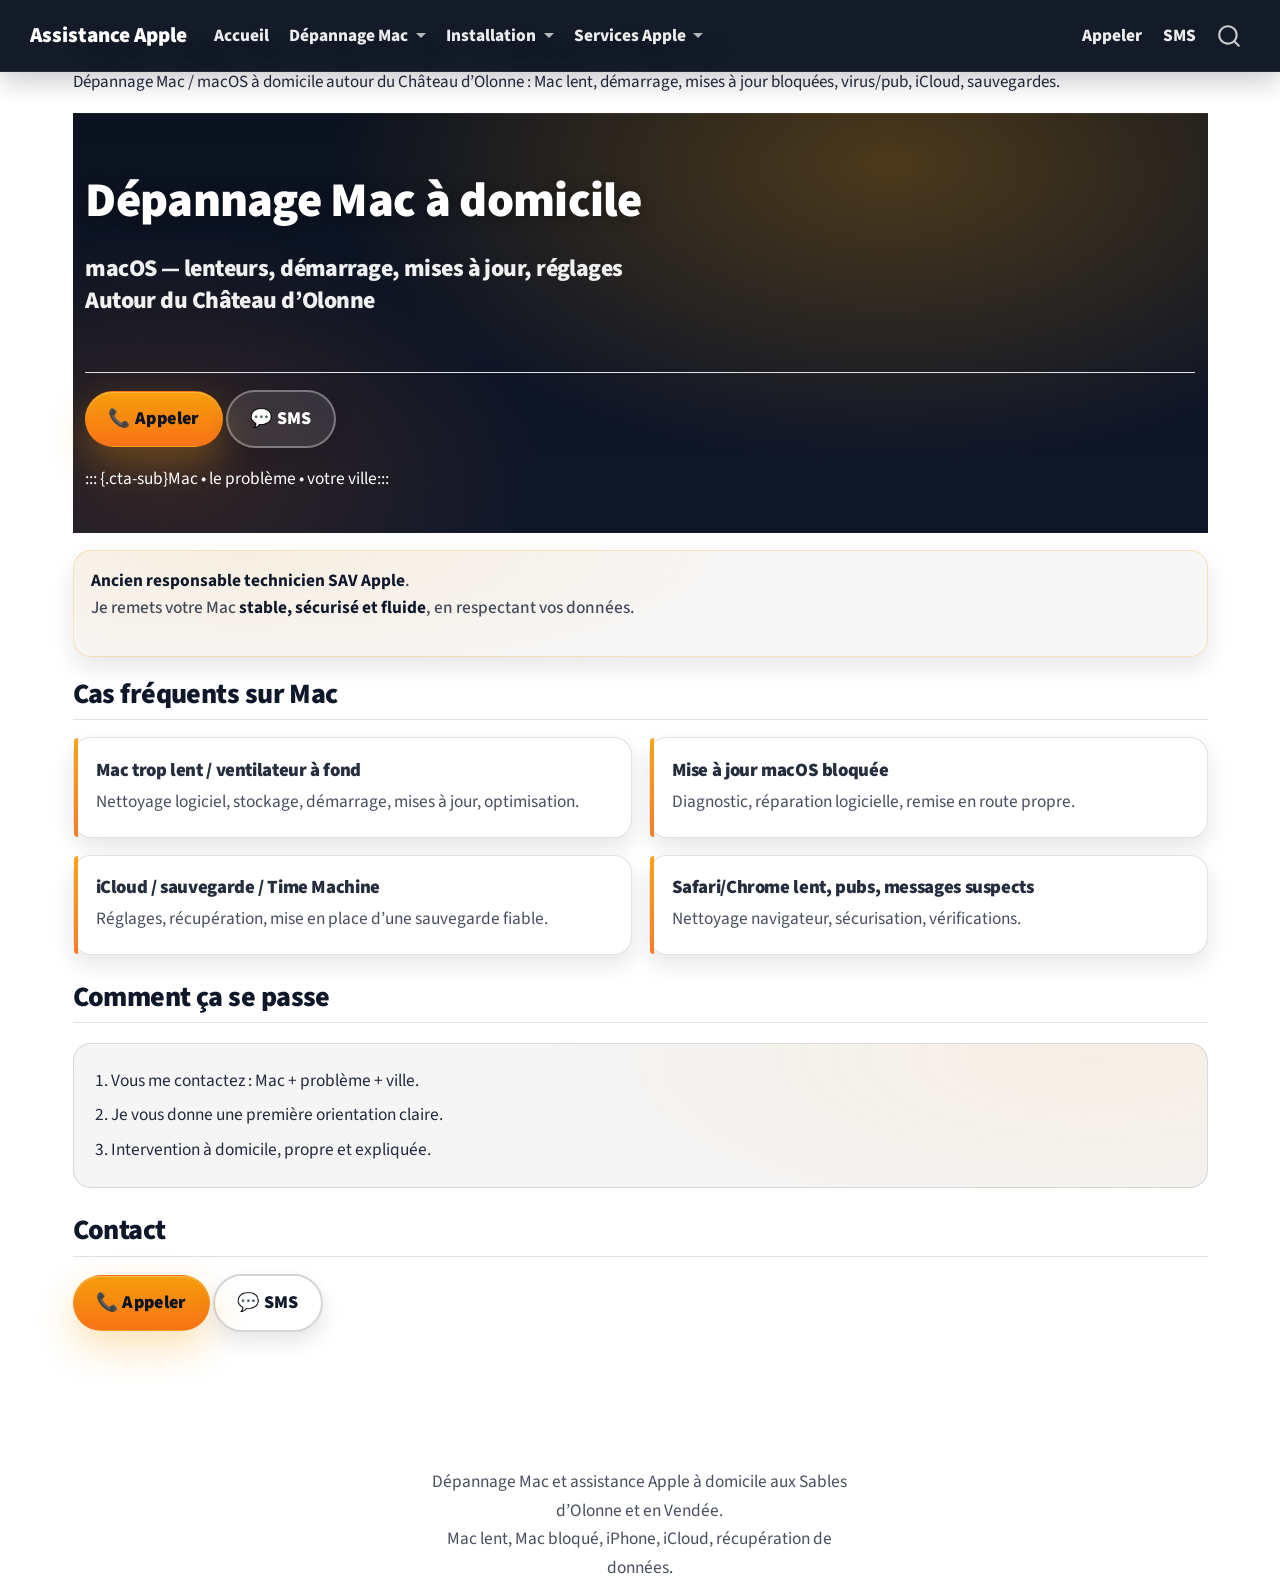
<file: mac.html>
<!DOCTYPE html>
<html xmlns="http://www.w3.org/1999/xhtml" lang="fr" xml:lang="fr"><head>

<meta charset="utf-8">
<meta name="generator" content="quarto-1.6.42">

<meta name="viewport" content="width=device-width, initial-scale=1.0, user-scalable=yes">

<meta name="description" content="Dépannage Mac / macOS à domicile autour du Château d’Olonne : Mac lent, démarrage, mises à jour bloquées, virus/pub, iCloud, sauvegardes.">

<title>Dépannage Mac à domicile – Château d’Olonne – Dépannage Mac Les Sables d’Olonne – Assistance Apple Vendée</title>
<style>
code{white-space: pre-wrap;}
span.smallcaps{font-variant: small-caps;}
div.columns{display: flex; gap: min(4vw, 1.5em);}
div.column{flex: auto; overflow-x: auto;}
div.hanging-indent{margin-left: 1.5em; text-indent: -1.5em;}
ul.task-list{list-style: none;}
ul.task-list li input[type="checkbox"] {
  width: 0.8em;
  margin: 0 0.8em 0.2em -1em; /* quarto-specific, see https://github.com/quarto-dev/quarto-cli/issues/4556 */ 
  vertical-align: middle;
}
</style>


<script src="site_libs/quarto-nav/quarto-nav.js"></script>
<script src="site_libs/clipboard/clipboard.min.js"></script>
<script src="site_libs/quarto-search/autocomplete.umd.js"></script>
<script src="site_libs/quarto-search/fuse.min.js"></script>
<script src="site_libs/quarto-search/quarto-search.js"></script>
<meta name="quarto:offset" content="./">
<link href="./profile.jpg" rel="icon" type="image/jpeg">
<script src="site_libs/quarto-html/quarto.js"></script>
<script src="site_libs/quarto-html/popper.min.js"></script>
<script src="site_libs/quarto-html/tippy.umd.min.js"></script>
<script src="site_libs/quarto-html/anchor.min.js"></script>
<link href="site_libs/quarto-html/tippy.css" rel="stylesheet">
<link href="site_libs/quarto-html/quarto-syntax-highlighting-2f5df379a58b258e96c21c0638c20c03.css" rel="stylesheet" id="quarto-text-highlighting-styles">
<script src="site_libs/bootstrap/bootstrap.min.js"></script>
<link href="site_libs/bootstrap/bootstrap-icons.css" rel="stylesheet">
<link href="site_libs/bootstrap/bootstrap-74c90939484fe00be8d5db7ece5ff9a7.min.css" rel="stylesheet" append-hash="true" id="quarto-bootstrap" data-mode="light">
<script id="quarto-search-options" type="application/json">{
  "location": "navbar",
  "copy-button": false,
  "collapse-after": 3,
  "panel-placement": "end",
  "type": "overlay",
  "limit": 50,
  "keyboard-shortcut": [
    "f",
    "/",
    "s"
  ],
  "show-item-context": false,
  "language": {
    "search-no-results-text": "Pas de résultats",
    "search-matching-documents-text": "documents trouvés",
    "search-copy-link-title": "Copier le lien vers la recherche",
    "search-hide-matches-text": "Cacher les correspondances additionnelles",
    "search-more-match-text": "correspondance de plus dans ce document",
    "search-more-matches-text": "correspondances de plus dans ce document",
    "search-clear-button-title": "Effacer",
    "search-text-placeholder": "",
    "search-detached-cancel-button-title": "Annuler",
    "search-submit-button-title": "Envoyer",
    "search-label": "Recherche"
  }
}</script>
<style>html{ scroll-behavior: smooth; }</style>
<!-- SEO -->
<meta name="robots" content="index, follow">
<meta name="author" content="Mathieu G.">
<meta name="geo.region" content="FR-85">
<meta name="geo.placename" content="Les Sables-d'Olonne">

<!-- Mots clés (faible impact mais utile cohérence) -->
<meta name="keywords" content="dépannage Mac Les Sables d'Olonne, assistance Apple Vendée, Mac lent, Mac bloqué, récupération données Mac, configuration iPhone, iCloud, Apple ID, dépannage Apple domicile Vendée">

<!-- Open Graph -->
<meta property="og:type" content="website">
<meta property="og:locale" content="fr_FR">
<meta property="og:title" content="Dépannage Mac à domicile – Château d’Olonne – Dépannage Mac Les Sables d’Olonne – Assistance Apple Vendée">
<meta property="og:description" content="Dépannage Mac / macOS à domicile autour du Château d’Olonne : Mac lent, démarrage, mises à jour bloquées, virus/pub, iCloud, sauvegardes.">
<meta property="og:url" content="https://mathieug85.github.io/InformatiqueDomicile85/">
<meta property="og:image" content="https://mathieug85.github.io/InformatiqueDomicile85/profile.jpg">

<!-- Mobile UX -->
<meta name="viewport" content="width=device-width, initial-scale=1, viewport-fit=cover">


<link rel="stylesheet" href="styles.css">
</head>

<body class="nav-fixed">

<div id="quarto-search-results"></div>
  <header id="quarto-header" class="headroom fixed-top">
    <nav class="navbar navbar-expand-lg " data-bs-theme="dark">
      <div class="navbar-container container-fluid">
      <div class="navbar-brand-container mx-auto">
    <a class="navbar-brand" href="./index.html">
    <span class="navbar-title">Assistance Apple</span>
    </a>
  </div>
            <div id="quarto-search" class="" title="Recherche"></div>
          <button class="navbar-toggler" type="button" data-bs-toggle="collapse" data-bs-target="#navbarCollapse" aria-controls="navbarCollapse" role="menu" aria-expanded="false" aria-label="Basculer la navigation" onclick="if (window.quartoToggleHeadroom) { window.quartoToggleHeadroom(); }">
  <span class="navbar-toggler-icon"></span>
</button>
          <div class="collapse navbar-collapse" id="navbarCollapse">
            <ul class="navbar-nav navbar-nav-scroll me-auto">
  <li class="nav-item">
    <a class="nav-link" href="./index.html"> 
<span class="menu-text">Accueil</span></a>
  </li>  
  <li class="nav-item dropdown ">
    <a class="nav-link dropdown-toggle" href="#" id="nav-menu-dépannage-mac" role="link" data-bs-toggle="dropdown" aria-expanded="false">
 <span class="menu-text">Dépannage Mac</span>
    </a>
    <ul class="dropdown-menu" aria-labelledby="nav-menu-dépannage-mac">    
        <li>
    <a class="dropdown-item" href="./maclent.html">
 <span class="dropdown-text">Mac lent</span></a>
  </li>  
        <li>
    <a class="dropdown-item" href="./macbloque.html">
 <span class="dropdown-text">Mac bloqué</span></a>
  </li>  
        <li>
    <a class="dropdown-item" href="./donneesmac.html">
 <span class="dropdown-text">Récupération de données</span></a>
  </li>  
    </ul>
  </li>
  <li class="nav-item dropdown ">
    <a class="nav-link dropdown-toggle" href="#" id="nav-menu-installation" role="link" data-bs-toggle="dropdown" aria-expanded="false">
 <span class="menu-text">Installation</span>
    </a>
    <ul class="dropdown-menu" aria-labelledby="nav-menu-installation">    
        <li>
    <a class="dropdown-item" href="./configurationMac.html">
 <span class="dropdown-text">Nouveau Mac</span></a>
  </li>  
        <li>
    <a class="dropdown-item" href="./configurationiPhone.html">
 <span class="dropdown-text">Nouvel iPhone</span></a>
  </li>  
    </ul>
  </li>
  <li class="nav-item dropdown ">
    <a class="nav-link dropdown-toggle" href="#" id="nav-menu-services-apple" role="link" data-bs-toggle="dropdown" aria-expanded="false">
 <span class="menu-text">Services Apple</span>
    </a>
    <ul class="dropdown-menu" aria-labelledby="nav-menu-services-apple">    
        <li>
    <a class="dropdown-item" href="./photosApple.html">
 <span class="dropdown-text">Photos iPhone / Mac</span></a>
  </li>  
        <li>
    <a class="dropdown-item" href="./identifiantApple.html">
 <span class="dropdown-text">Identifiant Apple</span></a>
  </li>  
        <li>
    <a class="dropdown-item" href="./resetApple.html">
 <span class="dropdown-text">Remise à zéro</span></a>
  </li>  
        <li>
    <a class="dropdown-item" href="./achatApple.html">
 <span class="dropdown-text">Conseil achat Apple</span></a>
  </li>  
    </ul>
  </li>
</ul>
            <ul class="navbar-nav navbar-nav-scroll ms-auto">
  <li class="nav-item">
    <a class="nav-link" href="tel:+33627101468"> 
<span class="menu-text">Appeler</span></a>
  </li>  
  <li class="nav-item">
    <a class="nav-link" href="sms:+33627101468"> 
<span class="menu-text">SMS</span></a>
  </li>  
</ul>
          </div> <!-- /navcollapse -->
            <div class="quarto-navbar-tools">
</div>
      </div> <!-- /container-fluid -->
    </nav>
</header>
<!-- content -->
<div id="quarto-content" class="quarto-container page-columns page-rows-contents page-layout-full page-navbar">
<!-- sidebar -->
<!-- margin-sidebar -->
    
<!-- main -->
<main class="content column-page" id="quarto-document-content">

<header id="title-block-header" class="quarto-title-block default">
<div class="quarto-title">
<h1 class="title">Dépannage Mac à domicile – Château d’Olonne</h1>
</div>

<div>
  <div class="description">
    Dépannage Mac / macOS à domicile autour du Château d’Olonne : Mac lent, démarrage, mises à jour bloquées, virus/pub, iCloud, sauvegardes.
  </div>
</div>


<div class="quarto-title-meta column-page">

    
  
    
  </div>
  


</header>


<div class="hero-band">
<section id="dépannage-mac-à-domicile" class="level1 container">
<h1><span class="hero-title">Dépannage Mac à domicile</span></h1>
<section id="macos-lenteurs-démarrage-mises-à-jour-réglages-autour-du-château-dolonne" class="level2">
<h2 class="anchored" data-anchor-id="macos-lenteurs-démarrage-mises-à-jour-réglages-autour-du-château-dolonne"><span class="hero-subtitle">macOS — lenteurs, démarrage, mises à jour, réglages<br>Autour du Château d’Olonne</span></h2>
<div class="hero-cta">
<p><a href="tel:+33627101468" class="btn btn-primary btn-lg">📞 Appeler</a> <a href="sms:+33627101468" class="btn btn-outline btn-lg">💬 SMS</a></p>
</div>
<p>::: {.cta-sub}Mac • le problème • votre ville:::</p>
</section>
</section>
</div>
<div class="trust-row">
<p><strong>Ancien responsable technicien SAV Apple</strong>.<br>
Je remets votre Mac <strong>stable, sécurisé et fluide</strong>, en respectant vos données.</p>
</div>
<section id="cas-fréquents-sur-mac" class="level2">
<h2 class="anchored" data-anchor-id="cas-fréquents-sur-mac">Cas fréquents sur Mac</h2>
<div class="grid">
<section id="mac-trop-lent-ventilateur-à-fond" class="level3 g-col-12 g-col-md-6 card">
<h3 class="anchored" data-anchor-id="mac-trop-lent-ventilateur-à-fond">Mac trop lent / ventilateur à fond</h3>
<p>Nettoyage logiciel, stockage, démarrage, mises à jour, optimisation.</p>
</section>
<section id="mise-à-jour-macos-bloquée" class="level3 g-col-12 g-col-md-6 card">
<h3 class="anchored" data-anchor-id="mise-à-jour-macos-bloquée">Mise à jour macOS bloquée</h3>
<p>Diagnostic, réparation logicielle, remise en route propre.</p>
</section>
<section id="icloud-sauvegarde-time-machine" class="level3 g-col-12 g-col-md-6 card">
<h3 class="anchored" data-anchor-id="icloud-sauvegarde-time-machine">iCloud / sauvegarde / Time Machine</h3>
<p>Réglages, récupération, mise en place d’une sauvegarde fiable.</p>
</section>
<section id="safarichrome-lent-pubs-messages-suspects" class="level3 g-col-12 g-col-md-6 card">
<h3 class="anchored" data-anchor-id="safarichrome-lent-pubs-messages-suspects">Safari/Chrome lent, pubs, messages suspects</h3>
<p>Nettoyage navigateur, sécurisation, vérifications.</p>
</section>
</div>
</section>
<section id="comment-ça-se-passe" class="level2">
<h2 class="anchored" data-anchor-id="comment-ça-se-passe">Comment ça se passe</h2>
<div class="steps">
<ol type="1">
<li>Vous me contactez : Mac + problème + ville.</li>
<li>Je vous donne une première orientation claire.</li>
<li>Intervention à domicile, propre et expliquée.</li>
</ol>
</div>
</section>
<section id="contact" class="level2">
<h2 class="anchored" data-anchor-id="contact">Contact</h2>
<div class="hero-cta">
<p><a href="tel:+33627101468" class="btn btn-primary btn-lg">📞 Appeler</a> <a href="sms:+33627101468" class="btn btn-outline btn-lg">💬 SMS</a></p>
</div>


</section>

</main> <!-- /main -->
<script id="quarto-html-after-body" type="application/javascript">
window.document.addEventListener("DOMContentLoaded", function (event) {
  const toggleBodyColorMode = (bsSheetEl) => {
    const mode = bsSheetEl.getAttribute("data-mode");
    const bodyEl = window.document.querySelector("body");
    if (mode === "dark") {
      bodyEl.classList.add("quarto-dark");
      bodyEl.classList.remove("quarto-light");
    } else {
      bodyEl.classList.add("quarto-light");
      bodyEl.classList.remove("quarto-dark");
    }
  }
  const toggleBodyColorPrimary = () => {
    const bsSheetEl = window.document.querySelector("link#quarto-bootstrap");
    if (bsSheetEl) {
      toggleBodyColorMode(bsSheetEl);
    }
  }
  toggleBodyColorPrimary();  
  const icon = "";
  const anchorJS = new window.AnchorJS();
  anchorJS.options = {
    placement: 'right',
    icon: icon
  };
  anchorJS.add('.anchored');
  const isCodeAnnotation = (el) => {
    for (const clz of el.classList) {
      if (clz.startsWith('code-annotation-')) {                     
        return true;
      }
    }
    return false;
  }
  const onCopySuccess = function(e) {
    // button target
    const button = e.trigger;
    // don't keep focus
    button.blur();
    // flash "checked"
    button.classList.add('code-copy-button-checked');
    var currentTitle = button.getAttribute("title");
    button.setAttribute("title", "Copié");
    let tooltip;
    if (window.bootstrap) {
      button.setAttribute("data-bs-toggle", "tooltip");
      button.setAttribute("data-bs-placement", "left");
      button.setAttribute("data-bs-title", "Copié");
      tooltip = new bootstrap.Tooltip(button, 
        { trigger: "manual", 
          customClass: "code-copy-button-tooltip",
          offset: [0, -8]});
      tooltip.show();    
    }
    setTimeout(function() {
      if (tooltip) {
        tooltip.hide();
        button.removeAttribute("data-bs-title");
        button.removeAttribute("data-bs-toggle");
        button.removeAttribute("data-bs-placement");
      }
      button.setAttribute("title", currentTitle);
      button.classList.remove('code-copy-button-checked');
    }, 1000);
    // clear code selection
    e.clearSelection();
  }
  const getTextToCopy = function(trigger) {
      const codeEl = trigger.previousElementSibling.cloneNode(true);
      for (const childEl of codeEl.children) {
        if (isCodeAnnotation(childEl)) {
          childEl.remove();
        }
      }
      return codeEl.innerText;
  }
  const clipboard = new window.ClipboardJS('.code-copy-button:not([data-in-quarto-modal])', {
    text: getTextToCopy
  });
  clipboard.on('success', onCopySuccess);
  if (window.document.getElementById('quarto-embedded-source-code-modal')) {
    const clipboardModal = new window.ClipboardJS('.code-copy-button[data-in-quarto-modal]', {
      text: getTextToCopy,
      container: window.document.getElementById('quarto-embedded-source-code-modal')
    });
    clipboardModal.on('success', onCopySuccess);
  }
    var localhostRegex = new RegExp(/^(?:http|https):\/\/localhost\:?[0-9]*\//);
    var mailtoRegex = new RegExp(/^mailto:/);
      var filterRegex = new RegExp("https:\/\/mathieug85\.github\.io\/InformatiqueDomicile85\/");
    var isInternal = (href) => {
        return filterRegex.test(href) || localhostRegex.test(href) || mailtoRegex.test(href);
    }
    // Inspect non-navigation links and adorn them if external
 	var links = window.document.querySelectorAll('a[href]:not(.nav-link):not(.navbar-brand):not(.toc-action):not(.sidebar-link):not(.sidebar-item-toggle):not(.pagination-link):not(.no-external):not([aria-hidden]):not(.dropdown-item):not(.quarto-navigation-tool):not(.about-link)');
    for (var i=0; i<links.length; i++) {
      const link = links[i];
      if (!isInternal(link.href)) {
        // undo the damage that might have been done by quarto-nav.js in the case of
        // links that we want to consider external
        if (link.dataset.originalHref !== undefined) {
          link.href = link.dataset.originalHref;
        }
          // target, if specified
          link.setAttribute("target", "_blank");
          if (link.getAttribute("rel") === null) {
            link.setAttribute("rel", "noopener");
          }
      }
    }
  function tippyHover(el, contentFn, onTriggerFn, onUntriggerFn) {
    const config = {
      allowHTML: true,
      maxWidth: 500,
      delay: 100,
      arrow: false,
      appendTo: function(el) {
          return el.parentElement;
      },
      interactive: true,
      interactiveBorder: 10,
      theme: 'quarto',
      placement: 'bottom-start',
    };
    if (contentFn) {
      config.content = contentFn;
    }
    if (onTriggerFn) {
      config.onTrigger = onTriggerFn;
    }
    if (onUntriggerFn) {
      config.onUntrigger = onUntriggerFn;
    }
    window.tippy(el, config); 
  }
  const noterefs = window.document.querySelectorAll('a[role="doc-noteref"]');
  for (var i=0; i<noterefs.length; i++) {
    const ref = noterefs[i];
    tippyHover(ref, function() {
      // use id or data attribute instead here
      let href = ref.getAttribute('data-footnote-href') || ref.getAttribute('href');
      try { href = new URL(href).hash; } catch {}
      const id = href.replace(/^#\/?/, "");
      const note = window.document.getElementById(id);
      if (note) {
        return note.innerHTML;
      } else {
        return "";
      }
    });
  }
  const xrefs = window.document.querySelectorAll('a.quarto-xref');
  const processXRef = (id, note) => {
    // Strip column container classes
    const stripColumnClz = (el) => {
      el.classList.remove("page-full", "page-columns");
      if (el.children) {
        for (const child of el.children) {
          stripColumnClz(child);
        }
      }
    }
    stripColumnClz(note)
    if (id === null || id.startsWith('sec-')) {
      // Special case sections, only their first couple elements
      const container = document.createElement("div");
      if (note.children && note.children.length > 2) {
        container.appendChild(note.children[0].cloneNode(true));
        for (let i = 1; i < note.children.length; i++) {
          const child = note.children[i];
          if (child.tagName === "P" && child.innerText === "") {
            continue;
          } else {
            container.appendChild(child.cloneNode(true));
            break;
          }
        }
        if (window.Quarto?.typesetMath) {
          window.Quarto.typesetMath(container);
        }
        return container.innerHTML
      } else {
        if (window.Quarto?.typesetMath) {
          window.Quarto.typesetMath(note);
        }
        return note.innerHTML;
      }
    } else {
      // Remove any anchor links if they are present
      const anchorLink = note.querySelector('a.anchorjs-link');
      if (anchorLink) {
        anchorLink.remove();
      }
      if (window.Quarto?.typesetMath) {
        window.Quarto.typesetMath(note);
      }
      if (note.classList.contains("callout")) {
        return note.outerHTML;
      } else {
        return note.innerHTML;
      }
    }
  }
  for (var i=0; i<xrefs.length; i++) {
    const xref = xrefs[i];
    tippyHover(xref, undefined, function(instance) {
      instance.disable();
      let url = xref.getAttribute('href');
      let hash = undefined; 
      if (url.startsWith('#')) {
        hash = url;
      } else {
        try { hash = new URL(url).hash; } catch {}
      }
      if (hash) {
        const id = hash.replace(/^#\/?/, "");
        const note = window.document.getElementById(id);
        if (note !== null) {
          try {
            const html = processXRef(id, note.cloneNode(true));
            instance.setContent(html);
          } finally {
            instance.enable();
            instance.show();
          }
        } else {
          // See if we can fetch this
          fetch(url.split('#')[0])
          .then(res => res.text())
          .then(html => {
            const parser = new DOMParser();
            const htmlDoc = parser.parseFromString(html, "text/html");
            const note = htmlDoc.getElementById(id);
            if (note !== null) {
              const html = processXRef(id, note);
              instance.setContent(html);
            } 
          }).finally(() => {
            instance.enable();
            instance.show();
          });
        }
      } else {
        // See if we can fetch a full url (with no hash to target)
        // This is a special case and we should probably do some content thinning / targeting
        fetch(url)
        .then(res => res.text())
        .then(html => {
          const parser = new DOMParser();
          const htmlDoc = parser.parseFromString(html, "text/html");
          const note = htmlDoc.querySelector('main.content');
          if (note !== null) {
            // This should only happen for chapter cross references
            // (since there is no id in the URL)
            // remove the first header
            if (note.children.length > 0 && note.children[0].tagName === "HEADER") {
              note.children[0].remove();
            }
            const html = processXRef(null, note);
            instance.setContent(html);
          } 
        }).finally(() => {
          instance.enable();
          instance.show();
        });
      }
    }, function(instance) {
    });
  }
      let selectedAnnoteEl;
      const selectorForAnnotation = ( cell, annotation) => {
        let cellAttr = 'data-code-cell="' + cell + '"';
        let lineAttr = 'data-code-annotation="' +  annotation + '"';
        const selector = 'span[' + cellAttr + '][' + lineAttr + ']';
        return selector;
      }
      const selectCodeLines = (annoteEl) => {
        const doc = window.document;
        const targetCell = annoteEl.getAttribute("data-target-cell");
        const targetAnnotation = annoteEl.getAttribute("data-target-annotation");
        const annoteSpan = window.document.querySelector(selectorForAnnotation(targetCell, targetAnnotation));
        const lines = annoteSpan.getAttribute("data-code-lines").split(",");
        const lineIds = lines.map((line) => {
          return targetCell + "-" + line;
        })
        let top = null;
        let height = null;
        let parent = null;
        if (lineIds.length > 0) {
            //compute the position of the single el (top and bottom and make a div)
            const el = window.document.getElementById(lineIds[0]);
            top = el.offsetTop;
            height = el.offsetHeight;
            parent = el.parentElement.parentElement;
          if (lineIds.length > 1) {
            const lastEl = window.document.getElementById(lineIds[lineIds.length - 1]);
            const bottom = lastEl.offsetTop + lastEl.offsetHeight;
            height = bottom - top;
          }
          if (top !== null && height !== null && parent !== null) {
            // cook up a div (if necessary) and position it 
            let div = window.document.getElementById("code-annotation-line-highlight");
            if (div === null) {
              div = window.document.createElement("div");
              div.setAttribute("id", "code-annotation-line-highlight");
              div.style.position = 'absolute';
              parent.appendChild(div);
            }
            div.style.top = top - 2 + "px";
            div.style.height = height + 4 + "px";
            div.style.left = 0;
            let gutterDiv = window.document.getElementById("code-annotation-line-highlight-gutter");
            if (gutterDiv === null) {
              gutterDiv = window.document.createElement("div");
              gutterDiv.setAttribute("id", "code-annotation-line-highlight-gutter");
              gutterDiv.style.position = 'absolute';
              const codeCell = window.document.getElementById(targetCell);
              const gutter = codeCell.querySelector('.code-annotation-gutter');
              gutter.appendChild(gutterDiv);
            }
            gutterDiv.style.top = top - 2 + "px";
            gutterDiv.style.height = height + 4 + "px";
          }
          selectedAnnoteEl = annoteEl;
        }
      };
      const unselectCodeLines = () => {
        const elementsIds = ["code-annotation-line-highlight", "code-annotation-line-highlight-gutter"];
        elementsIds.forEach((elId) => {
          const div = window.document.getElementById(elId);
          if (div) {
            div.remove();
          }
        });
        selectedAnnoteEl = undefined;
      };
        // Handle positioning of the toggle
    window.addEventListener(
      "resize",
      throttle(() => {
        elRect = undefined;
        if (selectedAnnoteEl) {
          selectCodeLines(selectedAnnoteEl);
        }
      }, 10)
    );
    function throttle(fn, ms) {
    let throttle = false;
    let timer;
      return (...args) => {
        if(!throttle) { // first call gets through
            fn.apply(this, args);
            throttle = true;
        } else { // all the others get throttled
            if(timer) clearTimeout(timer); // cancel #2
            timer = setTimeout(() => {
              fn.apply(this, args);
              timer = throttle = false;
            }, ms);
        }
      };
    }
      // Attach click handler to the DT
      const annoteDls = window.document.querySelectorAll('dt[data-target-cell]');
      for (const annoteDlNode of annoteDls) {
        annoteDlNode.addEventListener('click', (event) => {
          const clickedEl = event.target;
          if (clickedEl !== selectedAnnoteEl) {
            unselectCodeLines();
            const activeEl = window.document.querySelector('dt[data-target-cell].code-annotation-active');
            if (activeEl) {
              activeEl.classList.remove('code-annotation-active');
            }
            selectCodeLines(clickedEl);
            clickedEl.classList.add('code-annotation-active');
          } else {
            // Unselect the line
            unselectCodeLines();
            clickedEl.classList.remove('code-annotation-active');
          }
        });
      }
  const findCites = (el) => {
    const parentEl = el.parentElement;
    if (parentEl) {
      const cites = parentEl.dataset.cites;
      if (cites) {
        return {
          el,
          cites: cites.split(' ')
        };
      } else {
        return findCites(el.parentElement)
      }
    } else {
      return undefined;
    }
  };
  var bibliorefs = window.document.querySelectorAll('a[role="doc-biblioref"]');
  for (var i=0; i<bibliorefs.length; i++) {
    const ref = bibliorefs[i];
    const citeInfo = findCites(ref);
    if (citeInfo) {
      tippyHover(citeInfo.el, function() {
        var popup = window.document.createElement('div');
        citeInfo.cites.forEach(function(cite) {
          var citeDiv = window.document.createElement('div');
          citeDiv.classList.add('hanging-indent');
          citeDiv.classList.add('csl-entry');
          var biblioDiv = window.document.getElementById('ref-' + cite);
          if (biblioDiv) {
            citeDiv.innerHTML = biblioDiv.innerHTML;
          }
          popup.appendChild(citeDiv);
        });
        return popup.innerHTML;
      });
    }
  }
});
</script>
</div> <!-- /content -->
<footer class="footer">
  <div class="nav-footer">
    <div class="nav-footer-left">
      &nbsp;
    </div>   
    <div class="nav-footer-center">
<p>Dépannage Mac et assistance Apple à domicile aux Sables d’Olonne et en Vendée.<br>
Mac lent, Mac bloqué, iPhone, iCloud, récupération de données.</p>
</div>
    <div class="nav-footer-right">
      &nbsp;
    </div>
  </div>
</footer>




<script src="site_libs/quarto-html/zenscroll-min.js"></script>
</body></html>
</file>
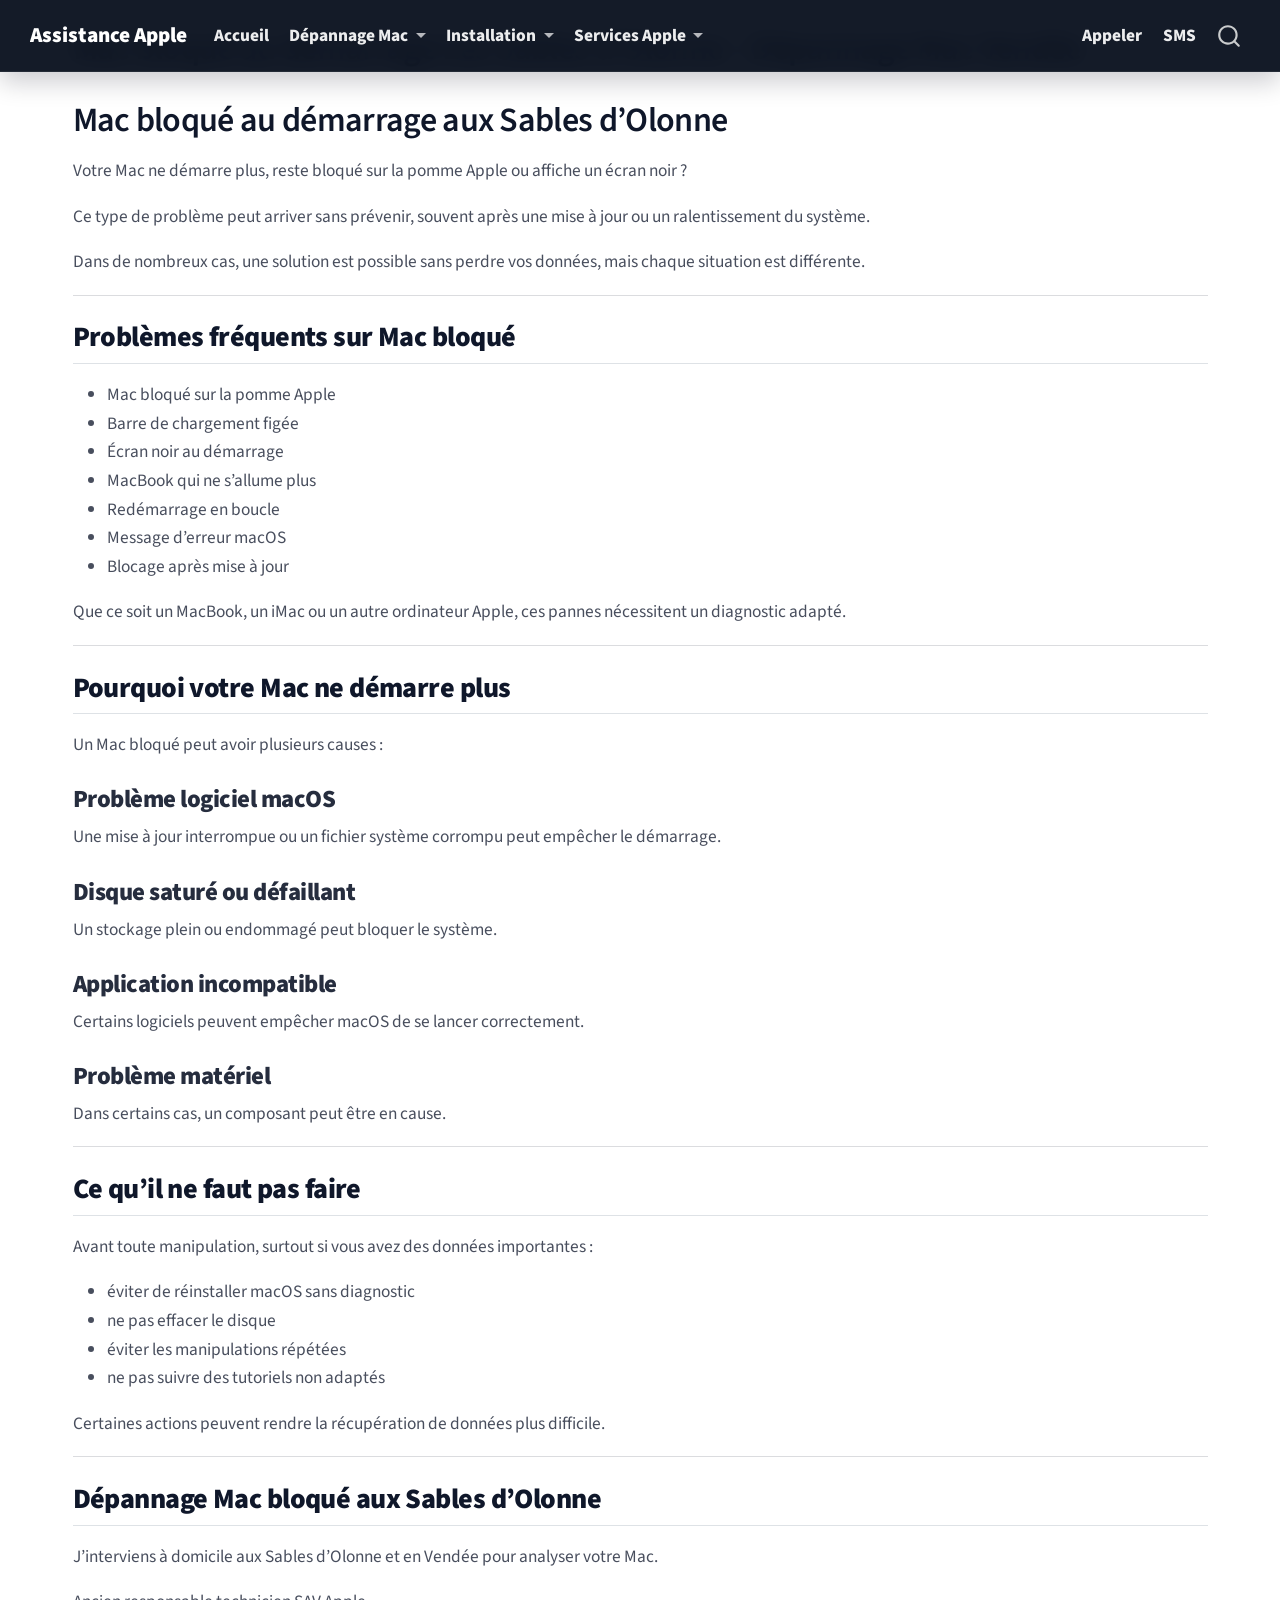
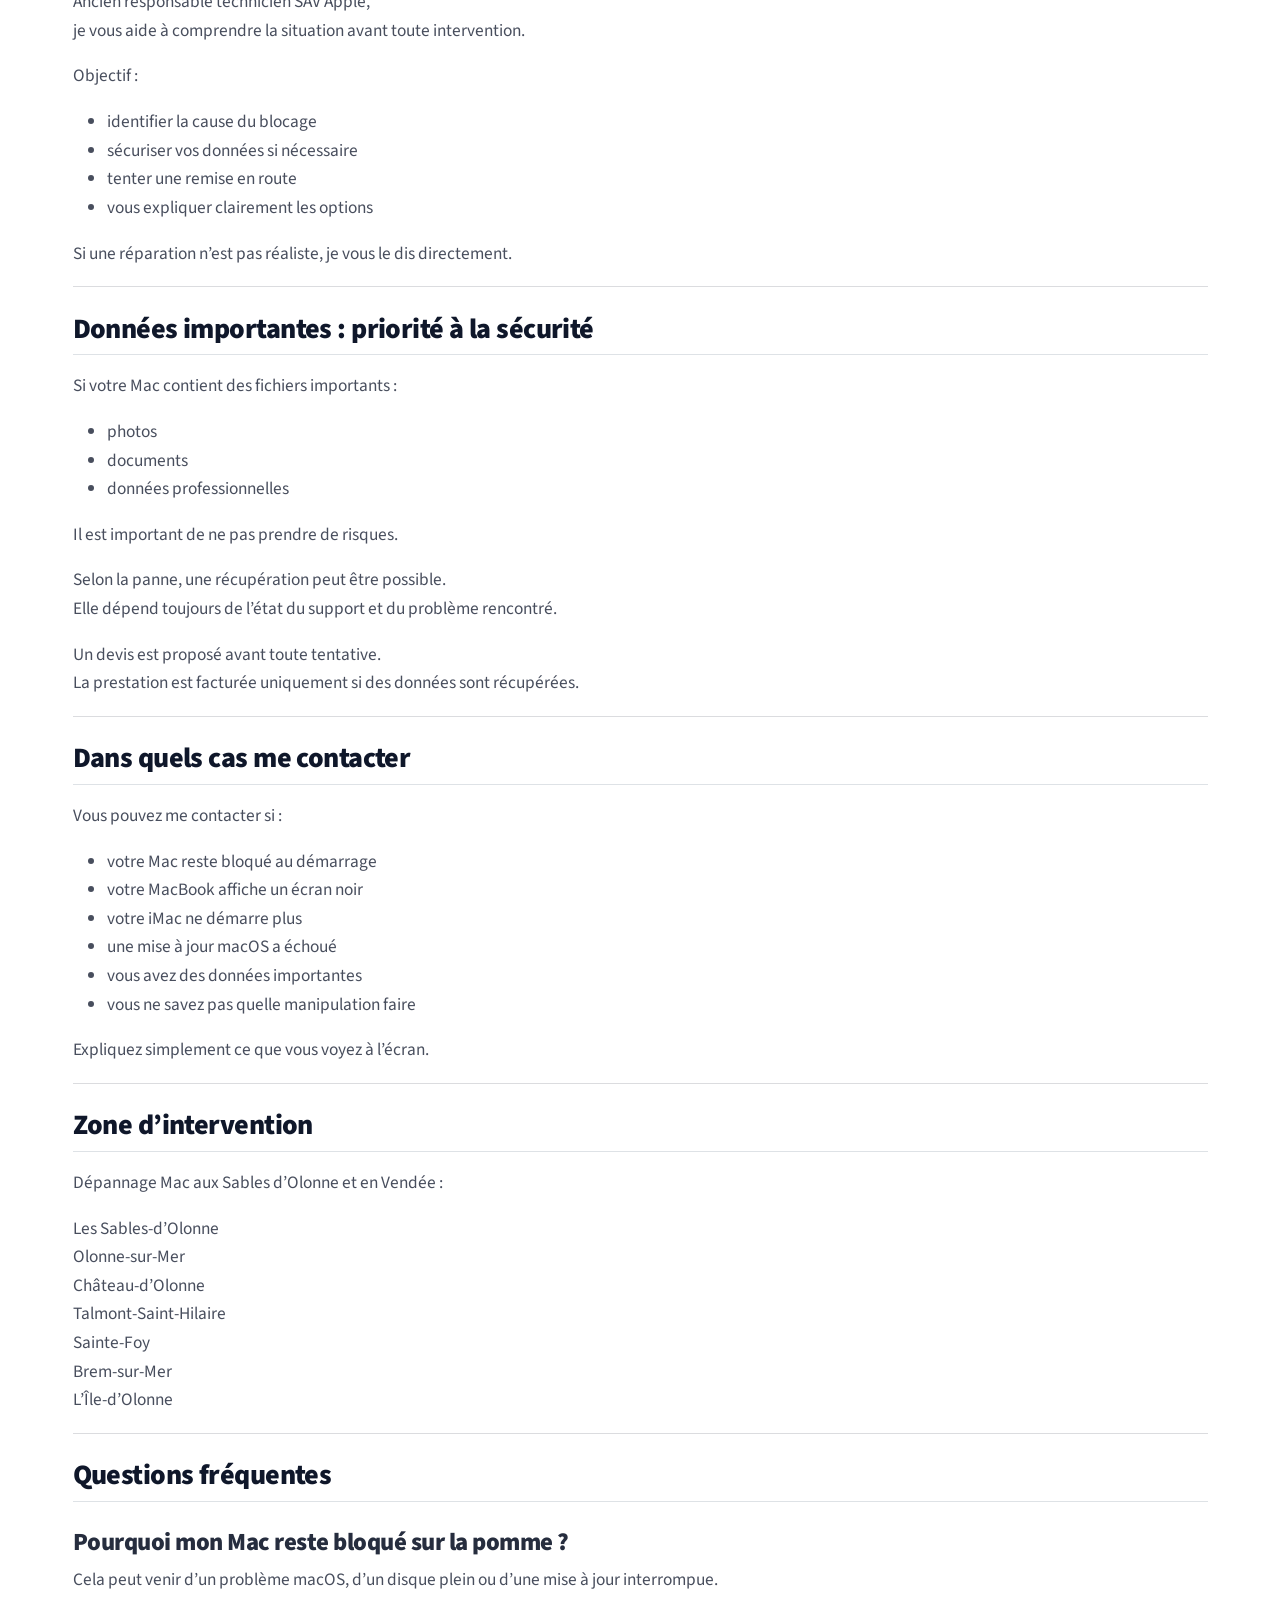
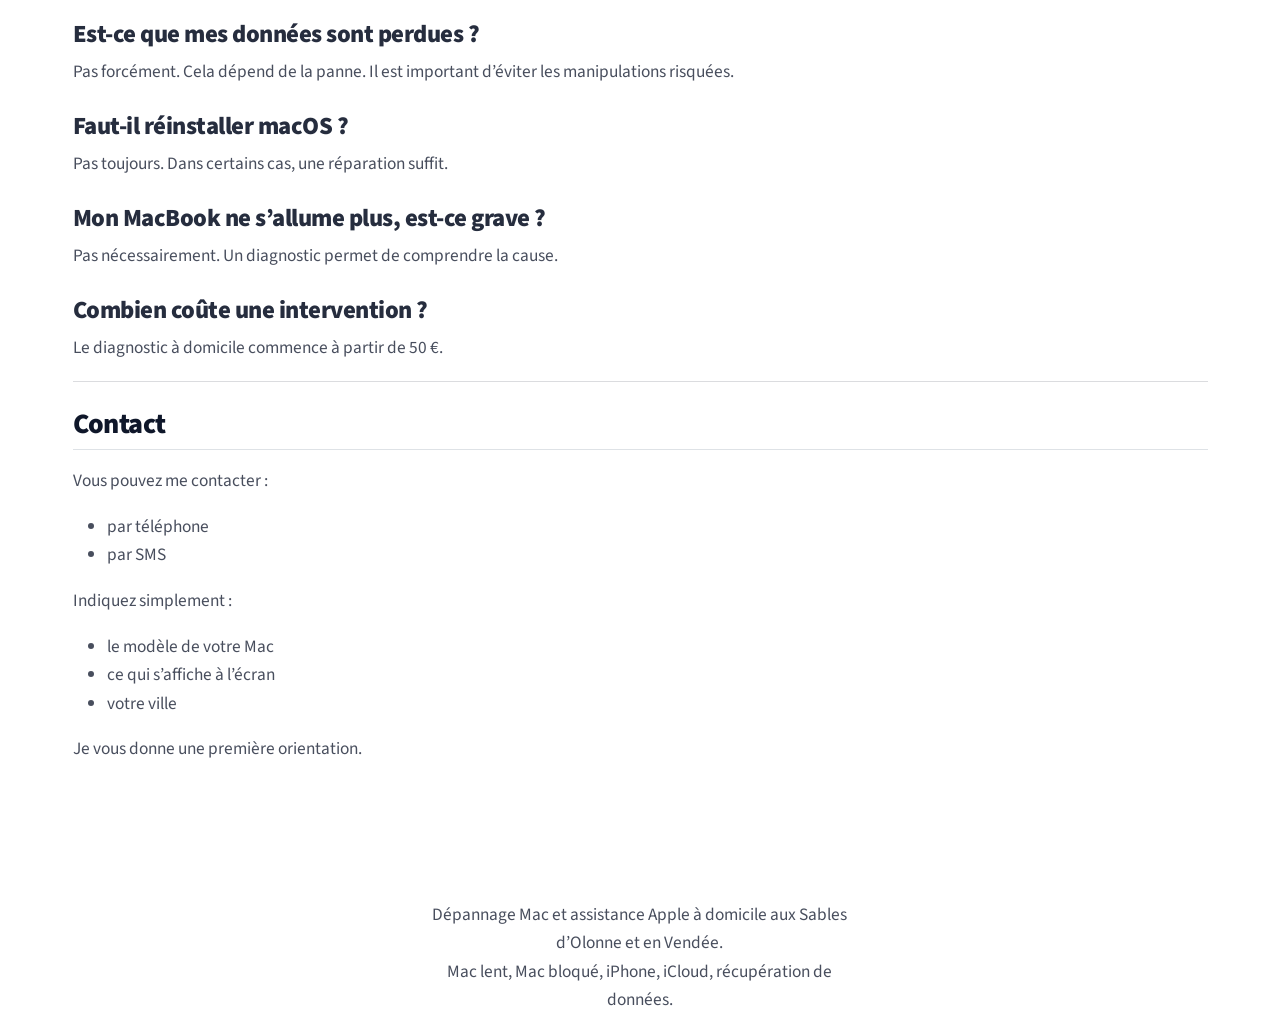
<file: macbloque.html>
<!DOCTYPE html>
<html xmlns="http://www.w3.org/1999/xhtml" lang="fr" xml:lang="fr"><head>

<meta charset="utf-8">
<meta name="generator" content="quarto-1.6.42">

<meta name="viewport" content="width=device-width, initial-scale=1.0, user-scalable=yes">


<title>Mac bloqué au démarrage Les Sables d’Olonne – Dépannage Mac Vendée – Dépannage Mac Les Sables d’Olonne – Assistance Apple Vendée</title>
<style>
code{white-space: pre-wrap;}
span.smallcaps{font-variant: small-caps;}
div.columns{display: flex; gap: min(4vw, 1.5em);}
div.column{flex: auto; overflow-x: auto;}
div.hanging-indent{margin-left: 1.5em; text-indent: -1.5em;}
ul.task-list{list-style: none;}
ul.task-list li input[type="checkbox"] {
  width: 0.8em;
  margin: 0 0.8em 0.2em -1em; /* quarto-specific, see https://github.com/quarto-dev/quarto-cli/issues/4556 */ 
  vertical-align: middle;
}
</style>


<script src="site_libs/quarto-nav/quarto-nav.js"></script>
<script src="site_libs/clipboard/clipboard.min.js"></script>
<script src="site_libs/quarto-search/autocomplete.umd.js"></script>
<script src="site_libs/quarto-search/fuse.min.js"></script>
<script src="site_libs/quarto-search/quarto-search.js"></script>
<meta name="quarto:offset" content="./">
<link href="./profile.jpg" rel="icon" type="image/jpeg">
<script src="site_libs/quarto-html/quarto.js"></script>
<script src="site_libs/quarto-html/popper.min.js"></script>
<script src="site_libs/quarto-html/tippy.umd.min.js"></script>
<script src="site_libs/quarto-html/anchor.min.js"></script>
<link href="site_libs/quarto-html/tippy.css" rel="stylesheet">
<link href="site_libs/quarto-html/quarto-syntax-highlighting-2f5df379a58b258e96c21c0638c20c03.css" rel="stylesheet" id="quarto-text-highlighting-styles">
<script src="site_libs/bootstrap/bootstrap.min.js"></script>
<link href="site_libs/bootstrap/bootstrap-icons.css" rel="stylesheet">
<link href="site_libs/bootstrap/bootstrap-74c90939484fe00be8d5db7ece5ff9a7.min.css" rel="stylesheet" append-hash="true" id="quarto-bootstrap" data-mode="light">
<script id="quarto-search-options" type="application/json">{
  "location": "navbar",
  "copy-button": false,
  "collapse-after": 3,
  "panel-placement": "end",
  "type": "overlay",
  "limit": 50,
  "keyboard-shortcut": [
    "f",
    "/",
    "s"
  ],
  "show-item-context": false,
  "language": {
    "search-no-results-text": "Pas de résultats",
    "search-matching-documents-text": "documents trouvés",
    "search-copy-link-title": "Copier le lien vers la recherche",
    "search-hide-matches-text": "Cacher les correspondances additionnelles",
    "search-more-match-text": "correspondance de plus dans ce document",
    "search-more-matches-text": "correspondances de plus dans ce document",
    "search-clear-button-title": "Effacer",
    "search-text-placeholder": "",
    "search-detached-cancel-button-title": "Annuler",
    "search-submit-button-title": "Envoyer",
    "search-label": "Recherche"
  }
}</script>
<style>html{ scroll-behavior: smooth; }</style>
<!-- SEO -->
<meta name="robots" content="index, follow">
<meta name="author" content="Mathieu G.">
<meta name="geo.region" content="FR-85">
<meta name="geo.placename" content="Les Sables-d'Olonne">

<!-- Mots clés (faible impact mais utile cohérence) -->
<meta name="keywords" content="dépannage Mac Les Sables d'Olonne, assistance Apple Vendée, Mac lent, Mac bloqué, récupération données Mac, configuration iPhone, iCloud, Apple ID, dépannage Apple domicile Vendée">

<!-- Open Graph -->
<meta property="og:type" content="website">
<meta property="og:locale" content="fr_FR">
<meta property="og:title" content="Mac bloqué au démarrage Les Sables d’Olonne – Dépannage Mac Vendée – Dépannage Mac Les Sables d’Olonne – Assistance Apple Vendée">
<meta property="og:description" content="Dépannage Mac, iPhone et assistance Apple à domicile aux Sables d’Olonne et en Vendée. Mac lent, Mac bloqué, récupération de données, configuration et conseils Apple.">
<meta property="og:url" content="https://mathieug85.github.io/InformatiqueDomicile85/">
<meta property="og:image" content="https://mathieug85.github.io/InformatiqueDomicile85/profile.jpg">

<!-- Mobile UX -->
<meta name="viewport" content="width=device-width, initial-scale=1, viewport-fit=cover">


<link rel="stylesheet" href="styles.css">
</head>

<body class="nav-fixed">

<div id="quarto-search-results"></div>
  <header id="quarto-header" class="headroom fixed-top">
    <nav class="navbar navbar-expand-lg " data-bs-theme="dark">
      <div class="navbar-container container-fluid">
      <div class="navbar-brand-container mx-auto">
    <a class="navbar-brand" href="./index.html">
    <span class="navbar-title">Assistance Apple</span>
    </a>
  </div>
            <div id="quarto-search" class="" title="Recherche"></div>
          <button class="navbar-toggler" type="button" data-bs-toggle="collapse" data-bs-target="#navbarCollapse" aria-controls="navbarCollapse" role="menu" aria-expanded="false" aria-label="Basculer la navigation" onclick="if (window.quartoToggleHeadroom) { window.quartoToggleHeadroom(); }">
  <span class="navbar-toggler-icon"></span>
</button>
          <div class="collapse navbar-collapse" id="navbarCollapse">
            <ul class="navbar-nav navbar-nav-scroll me-auto">
  <li class="nav-item">
    <a class="nav-link" href="./index.html"> 
<span class="menu-text">Accueil</span></a>
  </li>  
  <li class="nav-item dropdown ">
    <a class="nav-link dropdown-toggle" href="#" id="nav-menu-dépannage-mac" role="link" data-bs-toggle="dropdown" aria-expanded="false">
 <span class="menu-text">Dépannage Mac</span>
    </a>
    <ul class="dropdown-menu" aria-labelledby="nav-menu-dépannage-mac">    
        <li>
    <a class="dropdown-item" href="./maclent.html">
 <span class="dropdown-text">Mac lent</span></a>
  </li>  
        <li>
    <a class="dropdown-item" href="./macbloque.html">
 <span class="dropdown-text">Mac bloqué</span></a>
  </li>  
        <li>
    <a class="dropdown-item" href="./donneesmac.html">
 <span class="dropdown-text">Récupération de données</span></a>
  </li>  
    </ul>
  </li>
  <li class="nav-item dropdown ">
    <a class="nav-link dropdown-toggle" href="#" id="nav-menu-installation" role="link" data-bs-toggle="dropdown" aria-expanded="false">
 <span class="menu-text">Installation</span>
    </a>
    <ul class="dropdown-menu" aria-labelledby="nav-menu-installation">    
        <li>
    <a class="dropdown-item" href="./configurationMac.html">
 <span class="dropdown-text">Nouveau Mac</span></a>
  </li>  
        <li>
    <a class="dropdown-item" href="./configurationiPhone.html">
 <span class="dropdown-text">Nouvel iPhone</span></a>
  </li>  
    </ul>
  </li>
  <li class="nav-item dropdown ">
    <a class="nav-link dropdown-toggle" href="#" id="nav-menu-services-apple" role="link" data-bs-toggle="dropdown" aria-expanded="false">
 <span class="menu-text">Services Apple</span>
    </a>
    <ul class="dropdown-menu" aria-labelledby="nav-menu-services-apple">    
        <li>
    <a class="dropdown-item" href="./photosApple.html">
 <span class="dropdown-text">Photos iPhone / Mac</span></a>
  </li>  
        <li>
    <a class="dropdown-item" href="./identifiantApple.html">
 <span class="dropdown-text">Identifiant Apple</span></a>
  </li>  
        <li>
    <a class="dropdown-item" href="./resetApple.html">
 <span class="dropdown-text">Remise à zéro</span></a>
  </li>  
        <li>
    <a class="dropdown-item" href="./achatApple.html">
 <span class="dropdown-text">Conseil achat Apple</span></a>
  </li>  
    </ul>
  </li>
</ul>
            <ul class="navbar-nav navbar-nav-scroll ms-auto">
  <li class="nav-item">
    <a class="nav-link" href="tel:+33627101468"> 
<span class="menu-text">Appeler</span></a>
  </li>  
  <li class="nav-item">
    <a class="nav-link" href="sms:+33627101468"> 
<span class="menu-text">SMS</span></a>
  </li>  
</ul>
          </div> <!-- /navcollapse -->
            <div class="quarto-navbar-tools">
</div>
      </div> <!-- /container-fluid -->
    </nav>
</header>
<!-- content -->
<div id="quarto-content" class="quarto-container page-columns page-rows-contents page-layout-full page-navbar">
<!-- sidebar -->
<!-- margin-sidebar -->
    
<!-- main -->
<main class="content column-page" id="quarto-document-content">

<header id="title-block-header" class="quarto-title-block default">
<div class="quarto-title">
<h1 class="title">Mac bloqué au démarrage Les Sables d’Olonne – Dépannage Mac Vendée</h1>
</div>



<div class="quarto-title-meta column-page">

    
  
    
  </div>
  


</header>


<section id="mac-bloqué-au-démarrage-aux-sables-dolonne" class="level1">
<h1>Mac bloqué au démarrage aux Sables d’Olonne</h1>
<p>Votre Mac ne démarre plus, reste bloqué sur la pomme Apple ou affiche un écran noir ?</p>
<p>Ce type de problème peut arriver sans prévenir, souvent après une mise à jour ou un ralentissement du système.</p>
<p>Dans de nombreux cas, une solution est possible sans perdre vos données, mais chaque situation est différente.</p>
<hr>
<section id="problèmes-fréquents-sur-mac-bloqué" class="level2">
<h2 class="anchored" data-anchor-id="problèmes-fréquents-sur-mac-bloqué">Problèmes fréquents sur Mac bloqué</h2>
<ul>
<li>Mac bloqué sur la pomme Apple<br>
</li>
<li>Barre de chargement figée<br>
</li>
<li>Écran noir au démarrage<br>
</li>
<li>MacBook qui ne s’allume plus<br>
</li>
<li>Redémarrage en boucle<br>
</li>
<li>Message d’erreur macOS<br>
</li>
<li>Blocage après mise à jour</li>
</ul>
<p>Que ce soit un MacBook, un iMac ou un autre ordinateur Apple, ces pannes nécessitent un diagnostic adapté.</p>
<hr>
</section>
<section id="pourquoi-votre-mac-ne-démarre-plus" class="level2">
<h2 class="anchored" data-anchor-id="pourquoi-votre-mac-ne-démarre-plus">Pourquoi votre Mac ne démarre plus</h2>
<p>Un Mac bloqué peut avoir plusieurs causes :</p>
<section id="problème-logiciel-macos" class="level3">
<h3 class="anchored" data-anchor-id="problème-logiciel-macos">Problème logiciel macOS</h3>
<p>Une mise à jour interrompue ou un fichier système corrompu peut empêcher le démarrage.</p>
</section>
<section id="disque-saturé-ou-défaillant" class="level3">
<h3 class="anchored" data-anchor-id="disque-saturé-ou-défaillant">Disque saturé ou défaillant</h3>
<p>Un stockage plein ou endommagé peut bloquer le système.</p>
</section>
<section id="application-incompatible" class="level3">
<h3 class="anchored" data-anchor-id="application-incompatible">Application incompatible</h3>
<p>Certains logiciels peuvent empêcher macOS de se lancer correctement.</p>
</section>
<section id="problème-matériel" class="level3">
<h3 class="anchored" data-anchor-id="problème-matériel">Problème matériel</h3>
<p>Dans certains cas, un composant peut être en cause.</p>
<hr>
</section>
</section>
<section id="ce-quil-ne-faut-pas-faire" class="level2">
<h2 class="anchored" data-anchor-id="ce-quil-ne-faut-pas-faire">Ce qu’il ne faut pas faire</h2>
<p>Avant toute manipulation, surtout si vous avez des données importantes :</p>
<ul>
<li>éviter de réinstaller macOS sans diagnostic<br>
</li>
<li>ne pas effacer le disque<br>
</li>
<li>éviter les manipulations répétées<br>
</li>
<li>ne pas suivre des tutoriels non adaptés</li>
</ul>
<p>Certaines actions peuvent rendre la récupération de données plus difficile.</p>
<hr>
</section>
<section id="dépannage-mac-bloqué-aux-sables-dolonne" class="level2">
<h2 class="anchored" data-anchor-id="dépannage-mac-bloqué-aux-sables-dolonne">Dépannage Mac bloqué aux Sables d’Olonne</h2>
<p>J’interviens à domicile aux Sables d’Olonne et en Vendée pour analyser votre Mac.</p>
<p>Ancien responsable technicien SAV Apple,<br>
je vous aide à comprendre la situation avant toute intervention.</p>
<p>Objectif :</p>
<ul>
<li>identifier la cause du blocage<br>
</li>
<li>sécuriser vos données si nécessaire<br>
</li>
<li>tenter une remise en route<br>
</li>
<li>vous expliquer clairement les options</li>
</ul>
<p>Si une réparation n’est pas réaliste, je vous le dis directement.</p>
<hr>
</section>
<section id="données-importantes-priorité-à-la-sécurité" class="level2">
<h2 class="anchored" data-anchor-id="données-importantes-priorité-à-la-sécurité">Données importantes : priorité à la sécurité</h2>
<p>Si votre Mac contient des fichiers importants :</p>
<ul>
<li>photos<br>
</li>
<li>documents<br>
</li>
<li>données professionnelles</li>
</ul>
<p>Il est important de ne pas prendre de risques.</p>
<p>Selon la panne, une récupération peut être possible.<br>
Elle dépend toujours de l’état du support et du problème rencontré.</p>
<p>Un devis est proposé avant toute tentative.<br>
La prestation est facturée uniquement si des données sont récupérées.</p>
<hr>
</section>
<section id="dans-quels-cas-me-contacter" class="level2">
<h2 class="anchored" data-anchor-id="dans-quels-cas-me-contacter">Dans quels cas me contacter</h2>
<p>Vous pouvez me contacter si :</p>
<ul>
<li>votre Mac reste bloqué au démarrage<br>
</li>
<li>votre MacBook affiche un écran noir<br>
</li>
<li>votre iMac ne démarre plus<br>
</li>
<li>une mise à jour macOS a échoué<br>
</li>
<li>vous avez des données importantes<br>
</li>
<li>vous ne savez pas quelle manipulation faire</li>
</ul>
<p>Expliquez simplement ce que vous voyez à l’écran.</p>
<hr>
</section>
<section id="zone-dintervention" class="level2">
<h2 class="anchored" data-anchor-id="zone-dintervention">Zone d’intervention</h2>
<p>Dépannage Mac aux Sables d’Olonne et en Vendée :</p>
<p>Les Sables-d’Olonne<br>
Olonne-sur-Mer<br>
Château-d’Olonne<br>
Talmont-Saint-Hilaire<br>
Sainte-Foy<br>
Brem-sur-Mer<br>
L’Île-d’Olonne</p>
<hr>
</section>
<section id="questions-fréquentes" class="level2">
<h2 class="anchored" data-anchor-id="questions-fréquentes">Questions fréquentes</h2>
<section id="pourquoi-mon-mac-reste-bloqué-sur-la-pomme" class="level3">
<h3 class="anchored" data-anchor-id="pourquoi-mon-mac-reste-bloqué-sur-la-pomme">Pourquoi mon Mac reste bloqué sur la pomme ?</h3>
<p>Cela peut venir d’un problème macOS, d’un disque plein ou d’une mise à jour interrompue.</p>
</section>
<section id="est-ce-que-mes-données-sont-perdues" class="level3">
<h3 class="anchored" data-anchor-id="est-ce-que-mes-données-sont-perdues">Est-ce que mes données sont perdues ?</h3>
<p>Pas forcément. Cela dépend de la panne. Il est important d’éviter les manipulations risquées.</p>
</section>
<section id="faut-il-réinstaller-macos" class="level3">
<h3 class="anchored" data-anchor-id="faut-il-réinstaller-macos">Faut-il réinstaller macOS ?</h3>
<p>Pas toujours. Dans certains cas, une réparation suffit.</p>
</section>
<section id="mon-macbook-ne-sallume-plus-est-ce-grave" class="level3">
<h3 class="anchored" data-anchor-id="mon-macbook-ne-sallume-plus-est-ce-grave">Mon MacBook ne s’allume plus, est-ce grave ?</h3>
<p>Pas nécessairement. Un diagnostic permet de comprendre la cause.</p>
</section>
<section id="combien-coûte-une-intervention" class="level3">
<h3 class="anchored" data-anchor-id="combien-coûte-une-intervention">Combien coûte une intervention ?</h3>
<p>Le diagnostic à domicile commence à partir de 50 €.</p>
<hr>
</section>
</section>
<section id="contact" class="level2">
<h2 class="anchored" data-anchor-id="contact">Contact</h2>
<p>Vous pouvez me contacter :</p>
<ul>
<li>par téléphone<br>
</li>
<li>par SMS</li>
</ul>
<p>Indiquez simplement :</p>
<ul>
<li>le modèle de votre Mac<br>
</li>
<li>ce qui s’affiche à l’écran<br>
</li>
<li>votre ville</li>
</ul>
<p>Je vous donne une première orientation.</p>
<script type="application/ld+json">
{
  "@context": "https://schema.org",
  "@type": "Service",
  "name": "Dépannage Mac bloqué Les Sables d’Olonne",
  "description": "Dépannage Mac bloqué au démarrage, MacBook écran noir et iMac bloqué aux Sables d’Olonne et en Vendée. Diagnostic et intervention à domicile.",
  "provider": {
    "@type": "LocalBusiness",
    "name": "Dépannage Mac à domicile Les Sables d’Olonne",
    "telephone": "+33627101468",
    "address": {
      "@type": "PostalAddress",
      "addressLocality": "Les Sables d’Olonne",
      "addressRegion": "Vendée",
      "postalCode": "85100",
      "addressCountry": "FR"
    }
  },
  "areaServed": [
    { "@type": "City", "name": "Les Sables d’Olonne" },
    { "@type": "AdministrativeArea", "name": "Vendée" }
  ],
  "serviceType": [
    "Mac bloqué au démarrage",
    "MacBook écran noir",
    "iMac ne démarre plus",
    "Réparation macOS",
    "Dépannage Mac"
  ],
  "keywords": [
    "Mac bloqué au démarrage",
    "Mac bloqué pomme Apple",
    "MacBook écran noir",
    "iMac ne démarre plus",
    "dépannage Mac Les Sables d’Olonne",
    "dépannage Mac Vendée"
  ],
  "offers": {
    "@type": "Offer",
    "price": "50",
    "priceCurrency": "EUR"
  }
}
</script>


</section>
</section>

</main> <!-- /main -->
<script id="quarto-html-after-body" type="application/javascript">
window.document.addEventListener("DOMContentLoaded", function (event) {
  const toggleBodyColorMode = (bsSheetEl) => {
    const mode = bsSheetEl.getAttribute("data-mode");
    const bodyEl = window.document.querySelector("body");
    if (mode === "dark") {
      bodyEl.classList.add("quarto-dark");
      bodyEl.classList.remove("quarto-light");
    } else {
      bodyEl.classList.add("quarto-light");
      bodyEl.classList.remove("quarto-dark");
    }
  }
  const toggleBodyColorPrimary = () => {
    const bsSheetEl = window.document.querySelector("link#quarto-bootstrap");
    if (bsSheetEl) {
      toggleBodyColorMode(bsSheetEl);
    }
  }
  toggleBodyColorPrimary();  
  const icon = "";
  const anchorJS = new window.AnchorJS();
  anchorJS.options = {
    placement: 'right',
    icon: icon
  };
  anchorJS.add('.anchored');
  const isCodeAnnotation = (el) => {
    for (const clz of el.classList) {
      if (clz.startsWith('code-annotation-')) {                     
        return true;
      }
    }
    return false;
  }
  const onCopySuccess = function(e) {
    // button target
    const button = e.trigger;
    // don't keep focus
    button.blur();
    // flash "checked"
    button.classList.add('code-copy-button-checked');
    var currentTitle = button.getAttribute("title");
    button.setAttribute("title", "Copié");
    let tooltip;
    if (window.bootstrap) {
      button.setAttribute("data-bs-toggle", "tooltip");
      button.setAttribute("data-bs-placement", "left");
      button.setAttribute("data-bs-title", "Copié");
      tooltip = new bootstrap.Tooltip(button, 
        { trigger: "manual", 
          customClass: "code-copy-button-tooltip",
          offset: [0, -8]});
      tooltip.show();    
    }
    setTimeout(function() {
      if (tooltip) {
        tooltip.hide();
        button.removeAttribute("data-bs-title");
        button.removeAttribute("data-bs-toggle");
        button.removeAttribute("data-bs-placement");
      }
      button.setAttribute("title", currentTitle);
      button.classList.remove('code-copy-button-checked');
    }, 1000);
    // clear code selection
    e.clearSelection();
  }
  const getTextToCopy = function(trigger) {
      const codeEl = trigger.previousElementSibling.cloneNode(true);
      for (const childEl of codeEl.children) {
        if (isCodeAnnotation(childEl)) {
          childEl.remove();
        }
      }
      return codeEl.innerText;
  }
  const clipboard = new window.ClipboardJS('.code-copy-button:not([data-in-quarto-modal])', {
    text: getTextToCopy
  });
  clipboard.on('success', onCopySuccess);
  if (window.document.getElementById('quarto-embedded-source-code-modal')) {
    const clipboardModal = new window.ClipboardJS('.code-copy-button[data-in-quarto-modal]', {
      text: getTextToCopy,
      container: window.document.getElementById('quarto-embedded-source-code-modal')
    });
    clipboardModal.on('success', onCopySuccess);
  }
    var localhostRegex = new RegExp(/^(?:http|https):\/\/localhost\:?[0-9]*\//);
    var mailtoRegex = new RegExp(/^mailto:/);
      var filterRegex = new RegExp("https:\/\/mathieug85\.github\.io\/InformatiqueDomicile85\/");
    var isInternal = (href) => {
        return filterRegex.test(href) || localhostRegex.test(href) || mailtoRegex.test(href);
    }
    // Inspect non-navigation links and adorn them if external
 	var links = window.document.querySelectorAll('a[href]:not(.nav-link):not(.navbar-brand):not(.toc-action):not(.sidebar-link):not(.sidebar-item-toggle):not(.pagination-link):not(.no-external):not([aria-hidden]):not(.dropdown-item):not(.quarto-navigation-tool):not(.about-link)');
    for (var i=0; i<links.length; i++) {
      const link = links[i];
      if (!isInternal(link.href)) {
        // undo the damage that might have been done by quarto-nav.js in the case of
        // links that we want to consider external
        if (link.dataset.originalHref !== undefined) {
          link.href = link.dataset.originalHref;
        }
          // target, if specified
          link.setAttribute("target", "_blank");
          if (link.getAttribute("rel") === null) {
            link.setAttribute("rel", "noopener");
          }
      }
    }
  function tippyHover(el, contentFn, onTriggerFn, onUntriggerFn) {
    const config = {
      allowHTML: true,
      maxWidth: 500,
      delay: 100,
      arrow: false,
      appendTo: function(el) {
          return el.parentElement;
      },
      interactive: true,
      interactiveBorder: 10,
      theme: 'quarto',
      placement: 'bottom-start',
    };
    if (contentFn) {
      config.content = contentFn;
    }
    if (onTriggerFn) {
      config.onTrigger = onTriggerFn;
    }
    if (onUntriggerFn) {
      config.onUntrigger = onUntriggerFn;
    }
    window.tippy(el, config); 
  }
  const noterefs = window.document.querySelectorAll('a[role="doc-noteref"]');
  for (var i=0; i<noterefs.length; i++) {
    const ref = noterefs[i];
    tippyHover(ref, function() {
      // use id or data attribute instead here
      let href = ref.getAttribute('data-footnote-href') || ref.getAttribute('href');
      try { href = new URL(href).hash; } catch {}
      const id = href.replace(/^#\/?/, "");
      const note = window.document.getElementById(id);
      if (note) {
        return note.innerHTML;
      } else {
        return "";
      }
    });
  }
  const xrefs = window.document.querySelectorAll('a.quarto-xref');
  const processXRef = (id, note) => {
    // Strip column container classes
    const stripColumnClz = (el) => {
      el.classList.remove("page-full", "page-columns");
      if (el.children) {
        for (const child of el.children) {
          stripColumnClz(child);
        }
      }
    }
    stripColumnClz(note)
    if (id === null || id.startsWith('sec-')) {
      // Special case sections, only their first couple elements
      const container = document.createElement("div");
      if (note.children && note.children.length > 2) {
        container.appendChild(note.children[0].cloneNode(true));
        for (let i = 1; i < note.children.length; i++) {
          const child = note.children[i];
          if (child.tagName === "P" && child.innerText === "") {
            continue;
          } else {
            container.appendChild(child.cloneNode(true));
            break;
          }
        }
        if (window.Quarto?.typesetMath) {
          window.Quarto.typesetMath(container);
        }
        return container.innerHTML
      } else {
        if (window.Quarto?.typesetMath) {
          window.Quarto.typesetMath(note);
        }
        return note.innerHTML;
      }
    } else {
      // Remove any anchor links if they are present
      const anchorLink = note.querySelector('a.anchorjs-link');
      if (anchorLink) {
        anchorLink.remove();
      }
      if (window.Quarto?.typesetMath) {
        window.Quarto.typesetMath(note);
      }
      if (note.classList.contains("callout")) {
        return note.outerHTML;
      } else {
        return note.innerHTML;
      }
    }
  }
  for (var i=0; i<xrefs.length; i++) {
    const xref = xrefs[i];
    tippyHover(xref, undefined, function(instance) {
      instance.disable();
      let url = xref.getAttribute('href');
      let hash = undefined; 
      if (url.startsWith('#')) {
        hash = url;
      } else {
        try { hash = new URL(url).hash; } catch {}
      }
      if (hash) {
        const id = hash.replace(/^#\/?/, "");
        const note = window.document.getElementById(id);
        if (note !== null) {
          try {
            const html = processXRef(id, note.cloneNode(true));
            instance.setContent(html);
          } finally {
            instance.enable();
            instance.show();
          }
        } else {
          // See if we can fetch this
          fetch(url.split('#')[0])
          .then(res => res.text())
          .then(html => {
            const parser = new DOMParser();
            const htmlDoc = parser.parseFromString(html, "text/html");
            const note = htmlDoc.getElementById(id);
            if (note !== null) {
              const html = processXRef(id, note);
              instance.setContent(html);
            } 
          }).finally(() => {
            instance.enable();
            instance.show();
          });
        }
      } else {
        // See if we can fetch a full url (with no hash to target)
        // This is a special case and we should probably do some content thinning / targeting
        fetch(url)
        .then(res => res.text())
        .then(html => {
          const parser = new DOMParser();
          const htmlDoc = parser.parseFromString(html, "text/html");
          const note = htmlDoc.querySelector('main.content');
          if (note !== null) {
            // This should only happen for chapter cross references
            // (since there is no id in the URL)
            // remove the first header
            if (note.children.length > 0 && note.children[0].tagName === "HEADER") {
              note.children[0].remove();
            }
            const html = processXRef(null, note);
            instance.setContent(html);
          } 
        }).finally(() => {
          instance.enable();
          instance.show();
        });
      }
    }, function(instance) {
    });
  }
      let selectedAnnoteEl;
      const selectorForAnnotation = ( cell, annotation) => {
        let cellAttr = 'data-code-cell="' + cell + '"';
        let lineAttr = 'data-code-annotation="' +  annotation + '"';
        const selector = 'span[' + cellAttr + '][' + lineAttr + ']';
        return selector;
      }
      const selectCodeLines = (annoteEl) => {
        const doc = window.document;
        const targetCell = annoteEl.getAttribute("data-target-cell");
        const targetAnnotation = annoteEl.getAttribute("data-target-annotation");
        const annoteSpan = window.document.querySelector(selectorForAnnotation(targetCell, targetAnnotation));
        const lines = annoteSpan.getAttribute("data-code-lines").split(",");
        const lineIds = lines.map((line) => {
          return targetCell + "-" + line;
        })
        let top = null;
        let height = null;
        let parent = null;
        if (lineIds.length > 0) {
            //compute the position of the single el (top and bottom and make a div)
            const el = window.document.getElementById(lineIds[0]);
            top = el.offsetTop;
            height = el.offsetHeight;
            parent = el.parentElement.parentElement;
          if (lineIds.length > 1) {
            const lastEl = window.document.getElementById(lineIds[lineIds.length - 1]);
            const bottom = lastEl.offsetTop + lastEl.offsetHeight;
            height = bottom - top;
          }
          if (top !== null && height !== null && parent !== null) {
            // cook up a div (if necessary) and position it 
            let div = window.document.getElementById("code-annotation-line-highlight");
            if (div === null) {
              div = window.document.createElement("div");
              div.setAttribute("id", "code-annotation-line-highlight");
              div.style.position = 'absolute';
              parent.appendChild(div);
            }
            div.style.top = top - 2 + "px";
            div.style.height = height + 4 + "px";
            div.style.left = 0;
            let gutterDiv = window.document.getElementById("code-annotation-line-highlight-gutter");
            if (gutterDiv === null) {
              gutterDiv = window.document.createElement("div");
              gutterDiv.setAttribute("id", "code-annotation-line-highlight-gutter");
              gutterDiv.style.position = 'absolute';
              const codeCell = window.document.getElementById(targetCell);
              const gutter = codeCell.querySelector('.code-annotation-gutter');
              gutter.appendChild(gutterDiv);
            }
            gutterDiv.style.top = top - 2 + "px";
            gutterDiv.style.height = height + 4 + "px";
          }
          selectedAnnoteEl = annoteEl;
        }
      };
      const unselectCodeLines = () => {
        const elementsIds = ["code-annotation-line-highlight", "code-annotation-line-highlight-gutter"];
        elementsIds.forEach((elId) => {
          const div = window.document.getElementById(elId);
          if (div) {
            div.remove();
          }
        });
        selectedAnnoteEl = undefined;
      };
        // Handle positioning of the toggle
    window.addEventListener(
      "resize",
      throttle(() => {
        elRect = undefined;
        if (selectedAnnoteEl) {
          selectCodeLines(selectedAnnoteEl);
        }
      }, 10)
    );
    function throttle(fn, ms) {
    let throttle = false;
    let timer;
      return (...args) => {
        if(!throttle) { // first call gets through
            fn.apply(this, args);
            throttle = true;
        } else { // all the others get throttled
            if(timer) clearTimeout(timer); // cancel #2
            timer = setTimeout(() => {
              fn.apply(this, args);
              timer = throttle = false;
            }, ms);
        }
      };
    }
      // Attach click handler to the DT
      const annoteDls = window.document.querySelectorAll('dt[data-target-cell]');
      for (const annoteDlNode of annoteDls) {
        annoteDlNode.addEventListener('click', (event) => {
          const clickedEl = event.target;
          if (clickedEl !== selectedAnnoteEl) {
            unselectCodeLines();
            const activeEl = window.document.querySelector('dt[data-target-cell].code-annotation-active');
            if (activeEl) {
              activeEl.classList.remove('code-annotation-active');
            }
            selectCodeLines(clickedEl);
            clickedEl.classList.add('code-annotation-active');
          } else {
            // Unselect the line
            unselectCodeLines();
            clickedEl.classList.remove('code-annotation-active');
          }
        });
      }
  const findCites = (el) => {
    const parentEl = el.parentElement;
    if (parentEl) {
      const cites = parentEl.dataset.cites;
      if (cites) {
        return {
          el,
          cites: cites.split(' ')
        };
      } else {
        return findCites(el.parentElement)
      }
    } else {
      return undefined;
    }
  };
  var bibliorefs = window.document.querySelectorAll('a[role="doc-biblioref"]');
  for (var i=0; i<bibliorefs.length; i++) {
    const ref = bibliorefs[i];
    const citeInfo = findCites(ref);
    if (citeInfo) {
      tippyHover(citeInfo.el, function() {
        var popup = window.document.createElement('div');
        citeInfo.cites.forEach(function(cite) {
          var citeDiv = window.document.createElement('div');
          citeDiv.classList.add('hanging-indent');
          citeDiv.classList.add('csl-entry');
          var biblioDiv = window.document.getElementById('ref-' + cite);
          if (biblioDiv) {
            citeDiv.innerHTML = biblioDiv.innerHTML;
          }
          popup.appendChild(citeDiv);
        });
        return popup.innerHTML;
      });
    }
  }
});
</script>
</div> <!-- /content -->
<footer class="footer">
  <div class="nav-footer">
    <div class="nav-footer-left">
      &nbsp;
    </div>   
    <div class="nav-footer-center">
<p>Dépannage Mac et assistance Apple à domicile aux Sables d’Olonne et en Vendée.<br>
Mac lent, Mac bloqué, iPhone, iCloud, récupération de données.</p>
</div>
    <div class="nav-footer-right">
      &nbsp;
    </div>
  </div>
</footer>




<script src="site_libs/quarto-html/zenscroll-min.js"></script>
</body></html>
</file>
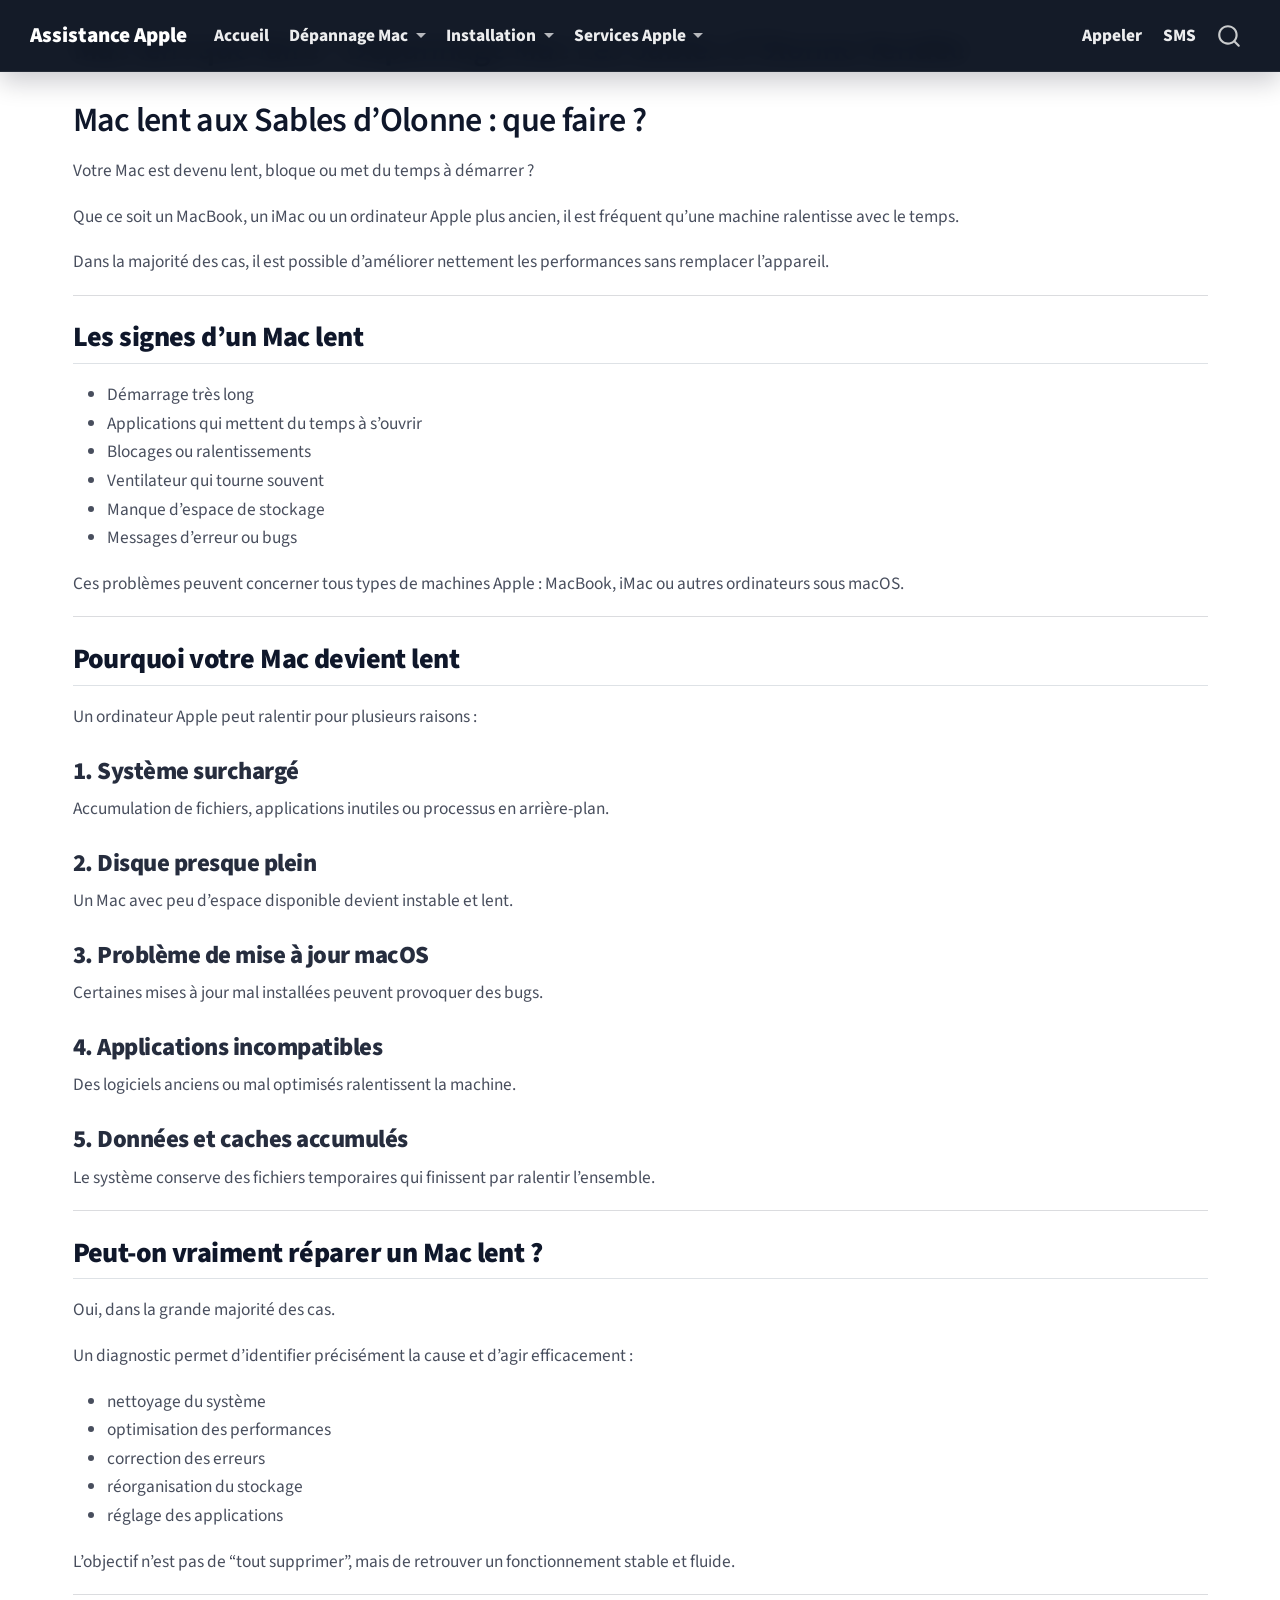
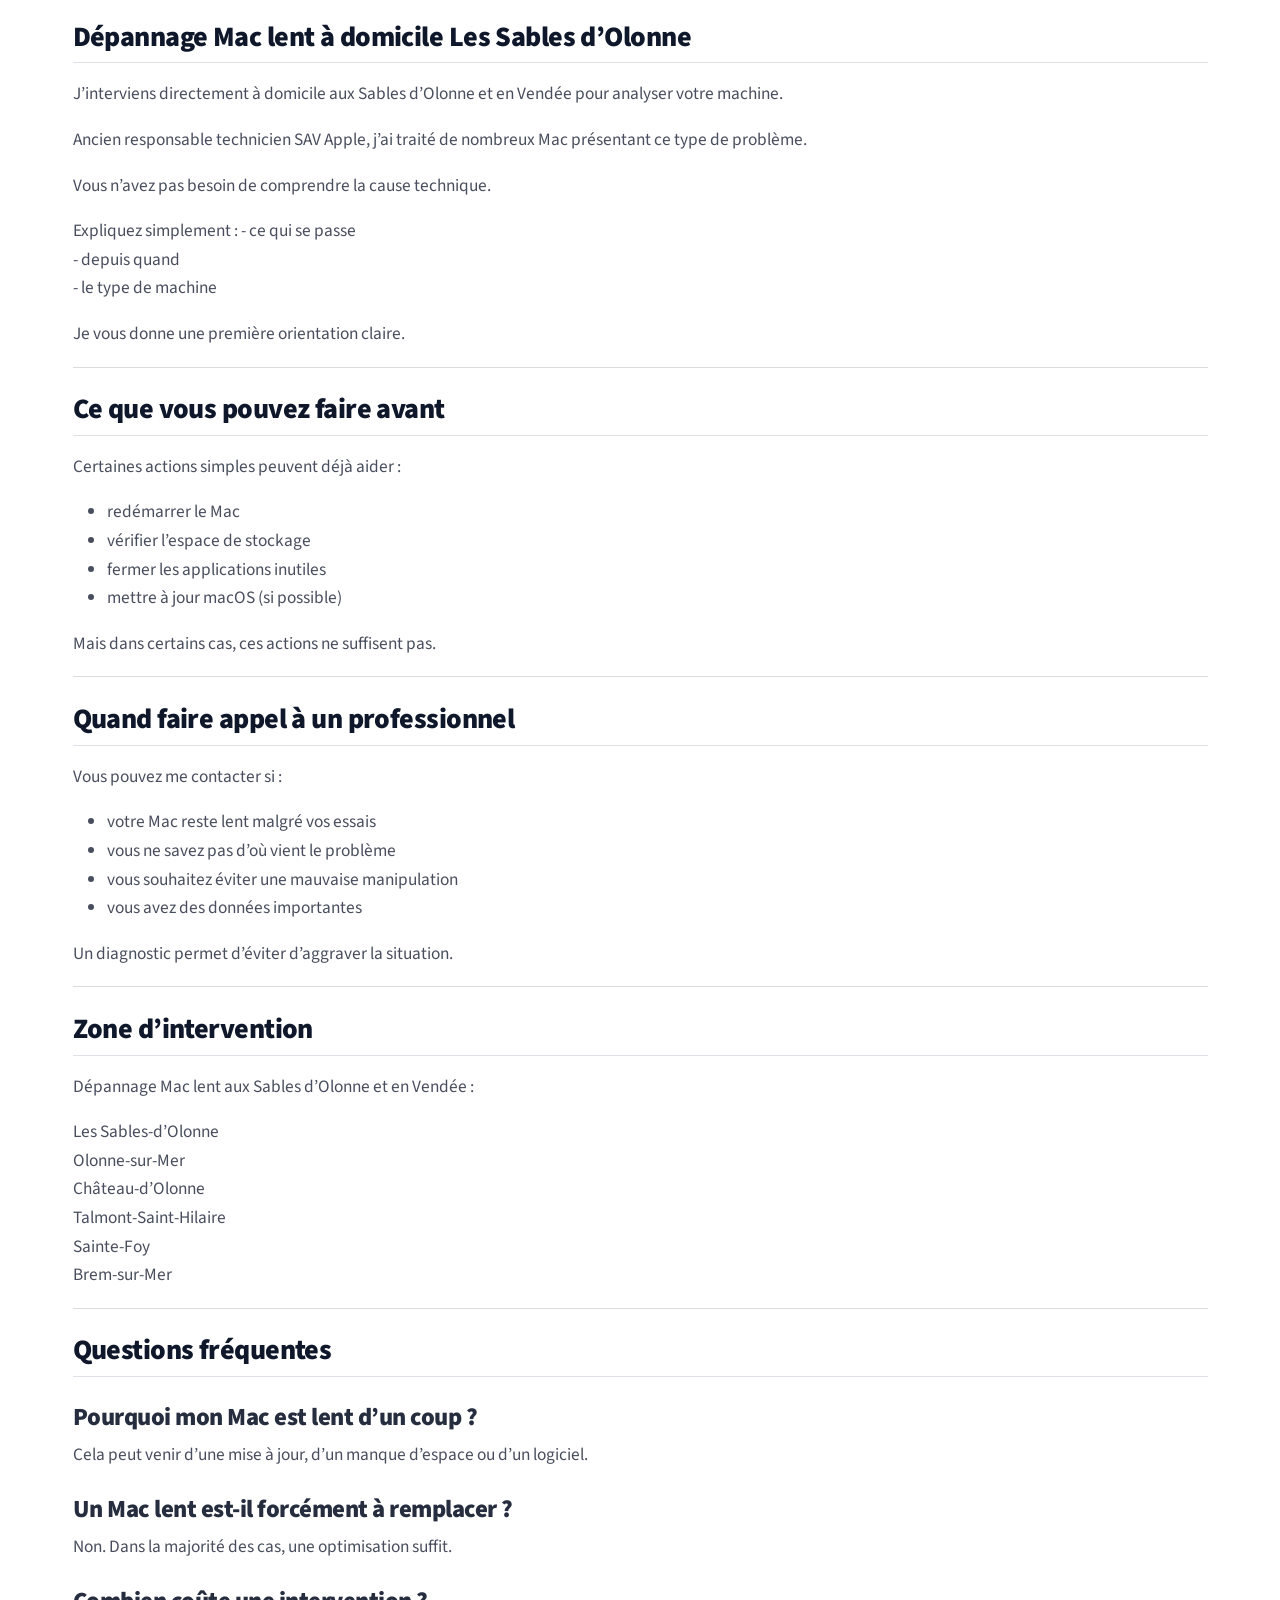
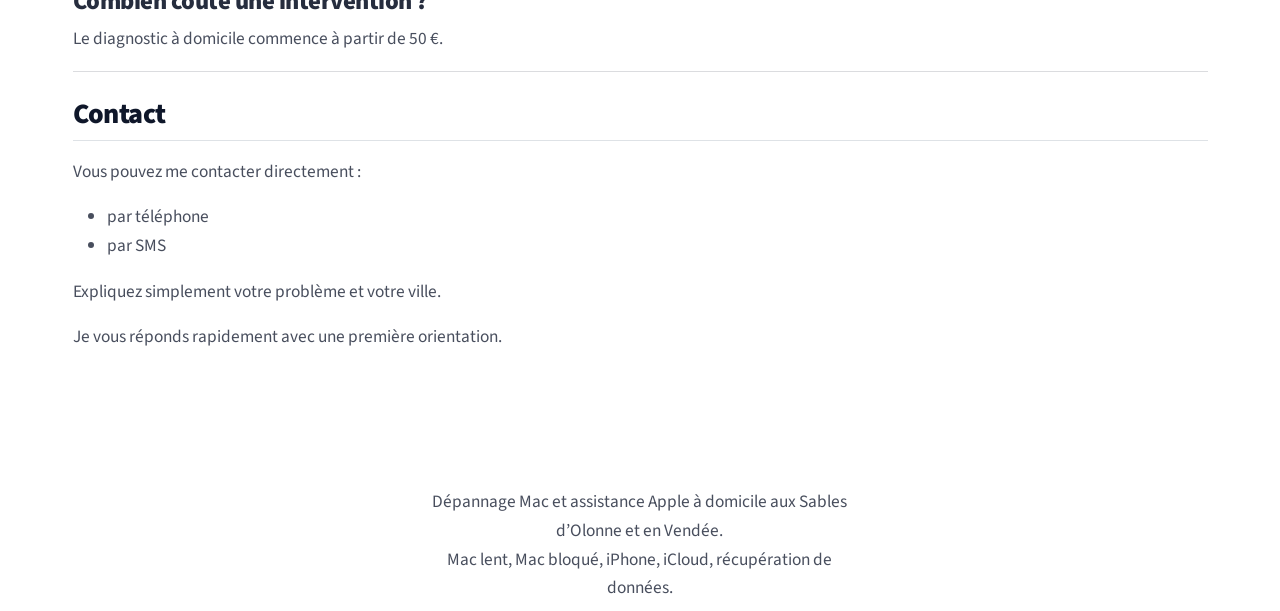
<file: maclent.html>
<!DOCTYPE html>
<html xmlns="http://www.w3.org/1999/xhtml" lang="fr" xml:lang="fr"><head>

<meta charset="utf-8">
<meta name="generator" content="quarto-1.6.42">

<meta name="viewport" content="width=device-width, initial-scale=1.0, user-scalable=yes">


<title>Mac lent que faire – Dépannage Mac Les Sables d’Olonne Vendée – Dépannage Mac Les Sables d’Olonne – Assistance Apple Vendée</title>
<style>
code{white-space: pre-wrap;}
span.smallcaps{font-variant: small-caps;}
div.columns{display: flex; gap: min(4vw, 1.5em);}
div.column{flex: auto; overflow-x: auto;}
div.hanging-indent{margin-left: 1.5em; text-indent: -1.5em;}
ul.task-list{list-style: none;}
ul.task-list li input[type="checkbox"] {
  width: 0.8em;
  margin: 0 0.8em 0.2em -1em; /* quarto-specific, see https://github.com/quarto-dev/quarto-cli/issues/4556 */ 
  vertical-align: middle;
}
</style>


<script src="site_libs/quarto-nav/quarto-nav.js"></script>
<script src="site_libs/clipboard/clipboard.min.js"></script>
<script src="site_libs/quarto-search/autocomplete.umd.js"></script>
<script src="site_libs/quarto-search/fuse.min.js"></script>
<script src="site_libs/quarto-search/quarto-search.js"></script>
<meta name="quarto:offset" content="./">
<link href="./profile.jpg" rel="icon" type="image/jpeg">
<script src="site_libs/quarto-html/quarto.js"></script>
<script src="site_libs/quarto-html/popper.min.js"></script>
<script src="site_libs/quarto-html/tippy.umd.min.js"></script>
<script src="site_libs/quarto-html/anchor.min.js"></script>
<link href="site_libs/quarto-html/tippy.css" rel="stylesheet">
<link href="site_libs/quarto-html/quarto-syntax-highlighting-2f5df379a58b258e96c21c0638c20c03.css" rel="stylesheet" id="quarto-text-highlighting-styles">
<script src="site_libs/bootstrap/bootstrap.min.js"></script>
<link href="site_libs/bootstrap/bootstrap-icons.css" rel="stylesheet">
<link href="site_libs/bootstrap/bootstrap-74c90939484fe00be8d5db7ece5ff9a7.min.css" rel="stylesheet" append-hash="true" id="quarto-bootstrap" data-mode="light">
<script id="quarto-search-options" type="application/json">{
  "location": "navbar",
  "copy-button": false,
  "collapse-after": 3,
  "panel-placement": "end",
  "type": "overlay",
  "limit": 50,
  "keyboard-shortcut": [
    "f",
    "/",
    "s"
  ],
  "show-item-context": false,
  "language": {
    "search-no-results-text": "Pas de résultats",
    "search-matching-documents-text": "documents trouvés",
    "search-copy-link-title": "Copier le lien vers la recherche",
    "search-hide-matches-text": "Cacher les correspondances additionnelles",
    "search-more-match-text": "correspondance de plus dans ce document",
    "search-more-matches-text": "correspondances de plus dans ce document",
    "search-clear-button-title": "Effacer",
    "search-text-placeholder": "",
    "search-detached-cancel-button-title": "Annuler",
    "search-submit-button-title": "Envoyer",
    "search-label": "Recherche"
  }
}</script>
<style>html{ scroll-behavior: smooth; }</style>
<!-- SEO -->
<meta name="robots" content="index, follow">
<meta name="author" content="Mathieu G.">
<meta name="geo.region" content="FR-85">
<meta name="geo.placename" content="Les Sables-d'Olonne">

<!-- Mots clés (faible impact mais utile cohérence) -->
<meta name="keywords" content="dépannage Mac Les Sables d'Olonne, assistance Apple Vendée, Mac lent, Mac bloqué, récupération données Mac, configuration iPhone, iCloud, Apple ID, dépannage Apple domicile Vendée">

<!-- Open Graph -->
<meta property="og:type" content="website">
<meta property="og:locale" content="fr_FR">
<meta property="og:title" content="Mac lent que faire – Dépannage Mac Les Sables d’Olonne Vendée – Dépannage Mac Les Sables d’Olonne – Assistance Apple Vendée">
<meta property="og:description" content="Dépannage Mac, iPhone et assistance Apple à domicile aux Sables d’Olonne et en Vendée. Mac lent, Mac bloqué, récupération de données, configuration et conseils Apple.">
<meta property="og:url" content="https://mathieug85.github.io/InformatiqueDomicile85/">
<meta property="og:image" content="https://mathieug85.github.io/InformatiqueDomicile85/profile.jpg">

<!-- Mobile UX -->
<meta name="viewport" content="width=device-width, initial-scale=1, viewport-fit=cover">


<link rel="stylesheet" href="styles.css">
</head>

<body class="nav-fixed">

<div id="quarto-search-results"></div>
  <header id="quarto-header" class="headroom fixed-top">
    <nav class="navbar navbar-expand-lg " data-bs-theme="dark">
      <div class="navbar-container container-fluid">
      <div class="navbar-brand-container mx-auto">
    <a class="navbar-brand" href="./index.html">
    <span class="navbar-title">Assistance Apple</span>
    </a>
  </div>
            <div id="quarto-search" class="" title="Recherche"></div>
          <button class="navbar-toggler" type="button" data-bs-toggle="collapse" data-bs-target="#navbarCollapse" aria-controls="navbarCollapse" role="menu" aria-expanded="false" aria-label="Basculer la navigation" onclick="if (window.quartoToggleHeadroom) { window.quartoToggleHeadroom(); }">
  <span class="navbar-toggler-icon"></span>
</button>
          <div class="collapse navbar-collapse" id="navbarCollapse">
            <ul class="navbar-nav navbar-nav-scroll me-auto">
  <li class="nav-item">
    <a class="nav-link" href="./index.html"> 
<span class="menu-text">Accueil</span></a>
  </li>  
  <li class="nav-item dropdown ">
    <a class="nav-link dropdown-toggle" href="#" id="nav-menu-dépannage-mac" role="link" data-bs-toggle="dropdown" aria-expanded="false">
 <span class="menu-text">Dépannage Mac</span>
    </a>
    <ul class="dropdown-menu" aria-labelledby="nav-menu-dépannage-mac">    
        <li>
    <a class="dropdown-item" href="./maclent.html">
 <span class="dropdown-text">Mac lent</span></a>
  </li>  
        <li>
    <a class="dropdown-item" href="./macbloque.html">
 <span class="dropdown-text">Mac bloqué</span></a>
  </li>  
        <li>
    <a class="dropdown-item" href="./donneesmac.html">
 <span class="dropdown-text">Récupération de données</span></a>
  </li>  
    </ul>
  </li>
  <li class="nav-item dropdown ">
    <a class="nav-link dropdown-toggle" href="#" id="nav-menu-installation" role="link" data-bs-toggle="dropdown" aria-expanded="false">
 <span class="menu-text">Installation</span>
    </a>
    <ul class="dropdown-menu" aria-labelledby="nav-menu-installation">    
        <li>
    <a class="dropdown-item" href="./configurationMac.html">
 <span class="dropdown-text">Nouveau Mac</span></a>
  </li>  
        <li>
    <a class="dropdown-item" href="./configurationiPhone.html">
 <span class="dropdown-text">Nouvel iPhone</span></a>
  </li>  
    </ul>
  </li>
  <li class="nav-item dropdown ">
    <a class="nav-link dropdown-toggle" href="#" id="nav-menu-services-apple" role="link" data-bs-toggle="dropdown" aria-expanded="false">
 <span class="menu-text">Services Apple</span>
    </a>
    <ul class="dropdown-menu" aria-labelledby="nav-menu-services-apple">    
        <li>
    <a class="dropdown-item" href="./photosApple.html">
 <span class="dropdown-text">Photos iPhone / Mac</span></a>
  </li>  
        <li>
    <a class="dropdown-item" href="./identifiantApple.html">
 <span class="dropdown-text">Identifiant Apple</span></a>
  </li>  
        <li>
    <a class="dropdown-item" href="./resetApple.html">
 <span class="dropdown-text">Remise à zéro</span></a>
  </li>  
        <li>
    <a class="dropdown-item" href="./achatApple.html">
 <span class="dropdown-text">Conseil achat Apple</span></a>
  </li>  
    </ul>
  </li>
</ul>
            <ul class="navbar-nav navbar-nav-scroll ms-auto">
  <li class="nav-item">
    <a class="nav-link" href="tel:+33627101468"> 
<span class="menu-text">Appeler</span></a>
  </li>  
  <li class="nav-item">
    <a class="nav-link" href="sms:+33627101468"> 
<span class="menu-text">SMS</span></a>
  </li>  
</ul>
          </div> <!-- /navcollapse -->
            <div class="quarto-navbar-tools">
</div>
      </div> <!-- /container-fluid -->
    </nav>
</header>
<!-- content -->
<div id="quarto-content" class="quarto-container page-columns page-rows-contents page-layout-full page-navbar">
<!-- sidebar -->
<!-- margin-sidebar -->
    
<!-- main -->
<main class="content column-page" id="quarto-document-content">

<header id="title-block-header" class="quarto-title-block default">
<div class="quarto-title">
<h1 class="title">Mac lent que faire – Dépannage Mac Les Sables d’Olonne Vendée</h1>
</div>



<div class="quarto-title-meta column-page">

    
  
    
  </div>
  


</header>


<section id="mac-lent-aux-sables-dolonne-que-faire" class="level1">
<h1>Mac lent aux Sables d’Olonne : que faire ?</h1>
<p>Votre Mac est devenu lent, bloque ou met du temps à démarrer ?</p>
<p>Que ce soit un MacBook, un iMac ou un ordinateur Apple plus ancien, il est fréquent qu’une machine ralentisse avec le temps.</p>
<p>Dans la majorité des cas, il est possible d’améliorer nettement les performances sans remplacer l’appareil.</p>
<hr>
<section id="les-signes-dun-mac-lent" class="level2">
<h2 class="anchored" data-anchor-id="les-signes-dun-mac-lent">Les signes d’un Mac lent</h2>
<ul>
<li>Démarrage très long<br>
</li>
<li>Applications qui mettent du temps à s’ouvrir<br>
</li>
<li>Blocages ou ralentissements<br>
</li>
<li>Ventilateur qui tourne souvent<br>
</li>
<li>Manque d’espace de stockage<br>
</li>
<li>Messages d’erreur ou bugs</li>
</ul>
<p>Ces problèmes peuvent concerner tous types de machines Apple : MacBook, iMac ou autres ordinateurs sous macOS.</p>
<hr>
</section>
<section id="pourquoi-votre-mac-devient-lent" class="level2">
<h2 class="anchored" data-anchor-id="pourquoi-votre-mac-devient-lent">Pourquoi votre Mac devient lent</h2>
<p>Un ordinateur Apple peut ralentir pour plusieurs raisons :</p>
<section id="système-surchargé" class="level3">
<h3 class="anchored" data-anchor-id="système-surchargé">1. Système surchargé</h3>
<p>Accumulation de fichiers, applications inutiles ou processus en arrière-plan.</p>
</section>
<section id="disque-presque-plein" class="level3">
<h3 class="anchored" data-anchor-id="disque-presque-plein">2. Disque presque plein</h3>
<p>Un Mac avec peu d’espace disponible devient instable et lent.</p>
</section>
<section id="problème-de-mise-à-jour-macos" class="level3">
<h3 class="anchored" data-anchor-id="problème-de-mise-à-jour-macos">3. Problème de mise à jour macOS</h3>
<p>Certaines mises à jour mal installées peuvent provoquer des bugs.</p>
</section>
<section id="applications-incompatibles" class="level3">
<h3 class="anchored" data-anchor-id="applications-incompatibles">4. Applications incompatibles</h3>
<p>Des logiciels anciens ou mal optimisés ralentissent la machine.</p>
</section>
<section id="données-et-caches-accumulés" class="level3">
<h3 class="anchored" data-anchor-id="données-et-caches-accumulés">5. Données et caches accumulés</h3>
<p>Le système conserve des fichiers temporaires qui finissent par ralentir l’ensemble.</p>
<hr>
</section>
</section>
<section id="peut-on-vraiment-réparer-un-mac-lent" class="level2">
<h2 class="anchored" data-anchor-id="peut-on-vraiment-réparer-un-mac-lent">Peut-on vraiment réparer un Mac lent ?</h2>
<p>Oui, dans la grande majorité des cas.</p>
<p>Un diagnostic permet d’identifier précisément la cause et d’agir efficacement :</p>
<ul>
<li>nettoyage du système<br>
</li>
<li>optimisation des performances<br>
</li>
<li>correction des erreurs<br>
</li>
<li>réorganisation du stockage<br>
</li>
<li>réglage des applications</li>
</ul>
<p>L’objectif n’est pas de “tout supprimer”, mais de retrouver un fonctionnement stable et fluide.</p>
<hr>
</section>
<section id="dépannage-mac-lent-à-domicile-les-sables-dolonne" class="level2">
<h2 class="anchored" data-anchor-id="dépannage-mac-lent-à-domicile-les-sables-dolonne">Dépannage Mac lent à domicile Les Sables d’Olonne</h2>
<p>J’interviens directement à domicile aux Sables d’Olonne et en Vendée pour analyser votre machine.</p>
<p>Ancien responsable technicien SAV Apple, j’ai traité de nombreux Mac présentant ce type de problème.</p>
<p>Vous n’avez pas besoin de comprendre la cause technique.</p>
<p>Expliquez simplement : - ce qui se passe<br>
- depuis quand<br>
- le type de machine</p>
<p>Je vous donne une première orientation claire.</p>
<hr>
</section>
<section id="ce-que-vous-pouvez-faire-avant" class="level2">
<h2 class="anchored" data-anchor-id="ce-que-vous-pouvez-faire-avant">Ce que vous pouvez faire avant</h2>
<p>Certaines actions simples peuvent déjà aider :</p>
<ul>
<li>redémarrer le Mac<br>
</li>
<li>vérifier l’espace de stockage<br>
</li>
<li>fermer les applications inutiles<br>
</li>
<li>mettre à jour macOS (si possible)</li>
</ul>
<p>Mais dans certains cas, ces actions ne suffisent pas.</p>
<hr>
</section>
<section id="quand-faire-appel-à-un-professionnel" class="level2">
<h2 class="anchored" data-anchor-id="quand-faire-appel-à-un-professionnel">Quand faire appel à un professionnel</h2>
<p>Vous pouvez me contacter si :</p>
<ul>
<li>votre Mac reste lent malgré vos essais<br>
</li>
<li>vous ne savez pas d’où vient le problème<br>
</li>
<li>vous souhaitez éviter une mauvaise manipulation<br>
</li>
<li>vous avez des données importantes</li>
</ul>
<p>Un diagnostic permet d’éviter d’aggraver la situation.</p>
<hr>
</section>
<section id="zone-dintervention" class="level2">
<h2 class="anchored" data-anchor-id="zone-dintervention">Zone d’intervention</h2>
<p>Dépannage Mac lent aux Sables d’Olonne et en Vendée :</p>
<p>Les Sables-d’Olonne<br>
Olonne-sur-Mer<br>
Château-d’Olonne<br>
Talmont-Saint-Hilaire<br>
Sainte-Foy<br>
Brem-sur-Mer</p>
<hr>
</section>
<section id="questions-fréquentes" class="level2">
<h2 class="anchored" data-anchor-id="questions-fréquentes">Questions fréquentes</h2>
<section id="pourquoi-mon-mac-est-lent-dun-coup" class="level3">
<h3 class="anchored" data-anchor-id="pourquoi-mon-mac-est-lent-dun-coup">Pourquoi mon Mac est lent d’un coup ?</h3>
<p>Cela peut venir d’une mise à jour, d’un manque d’espace ou d’un logiciel.</p>
</section>
<section id="un-mac-lent-est-il-forcément-à-remplacer" class="level3">
<h3 class="anchored" data-anchor-id="un-mac-lent-est-il-forcément-à-remplacer">Un Mac lent est-il forcément à remplacer ?</h3>
<p>Non. Dans la majorité des cas, une optimisation suffit.</p>
</section>
<section id="combien-coûte-une-intervention" class="level3">
<h3 class="anchored" data-anchor-id="combien-coûte-une-intervention">Combien coûte une intervention ?</h3>
<p>Le diagnostic à domicile commence à partir de 50 €.</p>
<hr>
</section>
</section>
<section id="contact" class="level2">
<h2 class="anchored" data-anchor-id="contact">Contact</h2>
<p>Vous pouvez me contacter directement :</p>
<ul>
<li>par téléphone<br>
</li>
<li>par SMS</li>
</ul>
<p>Expliquez simplement votre problème et votre ville.</p>
<p>Je vous réponds rapidement avec une première orientation.</p>
<script type="application/ld+json">
{
  "@context": "https://schema.org",
  "@type": "Service",
  "name": "Dépannage Mac lent à domicile Les Sables d’Olonne",
  "description": "Intervention à domicile pour Mac lent, MacBook lent ou iMac lent aux Sables d’Olonne et en Vendée. Diagnostic, optimisation macOS et amélioration des performances.",
  "provider": {
    "@type": "LocalBusiness",
    "name": "Dépannage Mac à domicile Les Sables d’Olonne",
    "telephone": "+33627101468",
    "areaServed": {
      "@type": "AdministrativeArea",
      "name": "Vendée"
    },
    "address": {
      "@type": "PostalAddress",
      "addressLocality": "Les Sables d’Olonne",
      "addressRegion": "Vendée",
      "postalCode": "85100",
      "addressCountry": "FR"
    }
  },
  "areaServed": [
    {
      "@type": "City",
      "name": "Les Sables d’Olonne"
    },
    {
      "@type": "City",
      "name": "Olonne-sur-Mer"
    },
    {
      "@type": "City",
      "name": "Château-d’Olonne"
    },
    {
      "@type": "City",
      "name": "Talmont-Saint-Hilaire"
    }
  ],
  "serviceType": [
    "Dépannage Mac lent",
    "Optimisation Mac",
    "Réparation MacBook lent",
    "iMac lent",
    "macOS lent",
    "Ordinateur Apple lent"
  ],
  "keywords": [
    "Mac lent que faire",
    "MacBook lent",
    "iMac lent",
    "ordinateur Apple lent",
    "machine lente Mac",
    "dépannage Mac Les Sables d’Olonne",
    "dépannage Mac Vendée"
  ],
  "offers": {
    "@type": "Offer",
    "price": "50",
    "priceCurrency": "EUR",
    "description": "Diagnostic à domicile à partir de 50€"
  }
}
</script>


</section>
</section>

</main> <!-- /main -->
<script id="quarto-html-after-body" type="application/javascript">
window.document.addEventListener("DOMContentLoaded", function (event) {
  const toggleBodyColorMode = (bsSheetEl) => {
    const mode = bsSheetEl.getAttribute("data-mode");
    const bodyEl = window.document.querySelector("body");
    if (mode === "dark") {
      bodyEl.classList.add("quarto-dark");
      bodyEl.classList.remove("quarto-light");
    } else {
      bodyEl.classList.add("quarto-light");
      bodyEl.classList.remove("quarto-dark");
    }
  }
  const toggleBodyColorPrimary = () => {
    const bsSheetEl = window.document.querySelector("link#quarto-bootstrap");
    if (bsSheetEl) {
      toggleBodyColorMode(bsSheetEl);
    }
  }
  toggleBodyColorPrimary();  
  const icon = "";
  const anchorJS = new window.AnchorJS();
  anchorJS.options = {
    placement: 'right',
    icon: icon
  };
  anchorJS.add('.anchored');
  const isCodeAnnotation = (el) => {
    for (const clz of el.classList) {
      if (clz.startsWith('code-annotation-')) {                     
        return true;
      }
    }
    return false;
  }
  const onCopySuccess = function(e) {
    // button target
    const button = e.trigger;
    // don't keep focus
    button.blur();
    // flash "checked"
    button.classList.add('code-copy-button-checked');
    var currentTitle = button.getAttribute("title");
    button.setAttribute("title", "Copié");
    let tooltip;
    if (window.bootstrap) {
      button.setAttribute("data-bs-toggle", "tooltip");
      button.setAttribute("data-bs-placement", "left");
      button.setAttribute("data-bs-title", "Copié");
      tooltip = new bootstrap.Tooltip(button, 
        { trigger: "manual", 
          customClass: "code-copy-button-tooltip",
          offset: [0, -8]});
      tooltip.show();    
    }
    setTimeout(function() {
      if (tooltip) {
        tooltip.hide();
        button.removeAttribute("data-bs-title");
        button.removeAttribute("data-bs-toggle");
        button.removeAttribute("data-bs-placement");
      }
      button.setAttribute("title", currentTitle);
      button.classList.remove('code-copy-button-checked');
    }, 1000);
    // clear code selection
    e.clearSelection();
  }
  const getTextToCopy = function(trigger) {
      const codeEl = trigger.previousElementSibling.cloneNode(true);
      for (const childEl of codeEl.children) {
        if (isCodeAnnotation(childEl)) {
          childEl.remove();
        }
      }
      return codeEl.innerText;
  }
  const clipboard = new window.ClipboardJS('.code-copy-button:not([data-in-quarto-modal])', {
    text: getTextToCopy
  });
  clipboard.on('success', onCopySuccess);
  if (window.document.getElementById('quarto-embedded-source-code-modal')) {
    const clipboardModal = new window.ClipboardJS('.code-copy-button[data-in-quarto-modal]', {
      text: getTextToCopy,
      container: window.document.getElementById('quarto-embedded-source-code-modal')
    });
    clipboardModal.on('success', onCopySuccess);
  }
    var localhostRegex = new RegExp(/^(?:http|https):\/\/localhost\:?[0-9]*\//);
    var mailtoRegex = new RegExp(/^mailto:/);
      var filterRegex = new RegExp("https:\/\/mathieug85\.github\.io\/InformatiqueDomicile85\/");
    var isInternal = (href) => {
        return filterRegex.test(href) || localhostRegex.test(href) || mailtoRegex.test(href);
    }
    // Inspect non-navigation links and adorn them if external
 	var links = window.document.querySelectorAll('a[href]:not(.nav-link):not(.navbar-brand):not(.toc-action):not(.sidebar-link):not(.sidebar-item-toggle):not(.pagination-link):not(.no-external):not([aria-hidden]):not(.dropdown-item):not(.quarto-navigation-tool):not(.about-link)');
    for (var i=0; i<links.length; i++) {
      const link = links[i];
      if (!isInternal(link.href)) {
        // undo the damage that might have been done by quarto-nav.js in the case of
        // links that we want to consider external
        if (link.dataset.originalHref !== undefined) {
          link.href = link.dataset.originalHref;
        }
          // target, if specified
          link.setAttribute("target", "_blank");
          if (link.getAttribute("rel") === null) {
            link.setAttribute("rel", "noopener");
          }
      }
    }
  function tippyHover(el, contentFn, onTriggerFn, onUntriggerFn) {
    const config = {
      allowHTML: true,
      maxWidth: 500,
      delay: 100,
      arrow: false,
      appendTo: function(el) {
          return el.parentElement;
      },
      interactive: true,
      interactiveBorder: 10,
      theme: 'quarto',
      placement: 'bottom-start',
    };
    if (contentFn) {
      config.content = contentFn;
    }
    if (onTriggerFn) {
      config.onTrigger = onTriggerFn;
    }
    if (onUntriggerFn) {
      config.onUntrigger = onUntriggerFn;
    }
    window.tippy(el, config); 
  }
  const noterefs = window.document.querySelectorAll('a[role="doc-noteref"]');
  for (var i=0; i<noterefs.length; i++) {
    const ref = noterefs[i];
    tippyHover(ref, function() {
      // use id or data attribute instead here
      let href = ref.getAttribute('data-footnote-href') || ref.getAttribute('href');
      try { href = new URL(href).hash; } catch {}
      const id = href.replace(/^#\/?/, "");
      const note = window.document.getElementById(id);
      if (note) {
        return note.innerHTML;
      } else {
        return "";
      }
    });
  }
  const xrefs = window.document.querySelectorAll('a.quarto-xref');
  const processXRef = (id, note) => {
    // Strip column container classes
    const stripColumnClz = (el) => {
      el.classList.remove("page-full", "page-columns");
      if (el.children) {
        for (const child of el.children) {
          stripColumnClz(child);
        }
      }
    }
    stripColumnClz(note)
    if (id === null || id.startsWith('sec-')) {
      // Special case sections, only their first couple elements
      const container = document.createElement("div");
      if (note.children && note.children.length > 2) {
        container.appendChild(note.children[0].cloneNode(true));
        for (let i = 1; i < note.children.length; i++) {
          const child = note.children[i];
          if (child.tagName === "P" && child.innerText === "") {
            continue;
          } else {
            container.appendChild(child.cloneNode(true));
            break;
          }
        }
        if (window.Quarto?.typesetMath) {
          window.Quarto.typesetMath(container);
        }
        return container.innerHTML
      } else {
        if (window.Quarto?.typesetMath) {
          window.Quarto.typesetMath(note);
        }
        return note.innerHTML;
      }
    } else {
      // Remove any anchor links if they are present
      const anchorLink = note.querySelector('a.anchorjs-link');
      if (anchorLink) {
        anchorLink.remove();
      }
      if (window.Quarto?.typesetMath) {
        window.Quarto.typesetMath(note);
      }
      if (note.classList.contains("callout")) {
        return note.outerHTML;
      } else {
        return note.innerHTML;
      }
    }
  }
  for (var i=0; i<xrefs.length; i++) {
    const xref = xrefs[i];
    tippyHover(xref, undefined, function(instance) {
      instance.disable();
      let url = xref.getAttribute('href');
      let hash = undefined; 
      if (url.startsWith('#')) {
        hash = url;
      } else {
        try { hash = new URL(url).hash; } catch {}
      }
      if (hash) {
        const id = hash.replace(/^#\/?/, "");
        const note = window.document.getElementById(id);
        if (note !== null) {
          try {
            const html = processXRef(id, note.cloneNode(true));
            instance.setContent(html);
          } finally {
            instance.enable();
            instance.show();
          }
        } else {
          // See if we can fetch this
          fetch(url.split('#')[0])
          .then(res => res.text())
          .then(html => {
            const parser = new DOMParser();
            const htmlDoc = parser.parseFromString(html, "text/html");
            const note = htmlDoc.getElementById(id);
            if (note !== null) {
              const html = processXRef(id, note);
              instance.setContent(html);
            } 
          }).finally(() => {
            instance.enable();
            instance.show();
          });
        }
      } else {
        // See if we can fetch a full url (with no hash to target)
        // This is a special case and we should probably do some content thinning / targeting
        fetch(url)
        .then(res => res.text())
        .then(html => {
          const parser = new DOMParser();
          const htmlDoc = parser.parseFromString(html, "text/html");
          const note = htmlDoc.querySelector('main.content');
          if (note !== null) {
            // This should only happen for chapter cross references
            // (since there is no id in the URL)
            // remove the first header
            if (note.children.length > 0 && note.children[0].tagName === "HEADER") {
              note.children[0].remove();
            }
            const html = processXRef(null, note);
            instance.setContent(html);
          } 
        }).finally(() => {
          instance.enable();
          instance.show();
        });
      }
    }, function(instance) {
    });
  }
      let selectedAnnoteEl;
      const selectorForAnnotation = ( cell, annotation) => {
        let cellAttr = 'data-code-cell="' + cell + '"';
        let lineAttr = 'data-code-annotation="' +  annotation + '"';
        const selector = 'span[' + cellAttr + '][' + lineAttr + ']';
        return selector;
      }
      const selectCodeLines = (annoteEl) => {
        const doc = window.document;
        const targetCell = annoteEl.getAttribute("data-target-cell");
        const targetAnnotation = annoteEl.getAttribute("data-target-annotation");
        const annoteSpan = window.document.querySelector(selectorForAnnotation(targetCell, targetAnnotation));
        const lines = annoteSpan.getAttribute("data-code-lines").split(",");
        const lineIds = lines.map((line) => {
          return targetCell + "-" + line;
        })
        let top = null;
        let height = null;
        let parent = null;
        if (lineIds.length > 0) {
            //compute the position of the single el (top and bottom and make a div)
            const el = window.document.getElementById(lineIds[0]);
            top = el.offsetTop;
            height = el.offsetHeight;
            parent = el.parentElement.parentElement;
          if (lineIds.length > 1) {
            const lastEl = window.document.getElementById(lineIds[lineIds.length - 1]);
            const bottom = lastEl.offsetTop + lastEl.offsetHeight;
            height = bottom - top;
          }
          if (top !== null && height !== null && parent !== null) {
            // cook up a div (if necessary) and position it 
            let div = window.document.getElementById("code-annotation-line-highlight");
            if (div === null) {
              div = window.document.createElement("div");
              div.setAttribute("id", "code-annotation-line-highlight");
              div.style.position = 'absolute';
              parent.appendChild(div);
            }
            div.style.top = top - 2 + "px";
            div.style.height = height + 4 + "px";
            div.style.left = 0;
            let gutterDiv = window.document.getElementById("code-annotation-line-highlight-gutter");
            if (gutterDiv === null) {
              gutterDiv = window.document.createElement("div");
              gutterDiv.setAttribute("id", "code-annotation-line-highlight-gutter");
              gutterDiv.style.position = 'absolute';
              const codeCell = window.document.getElementById(targetCell);
              const gutter = codeCell.querySelector('.code-annotation-gutter');
              gutter.appendChild(gutterDiv);
            }
            gutterDiv.style.top = top - 2 + "px";
            gutterDiv.style.height = height + 4 + "px";
          }
          selectedAnnoteEl = annoteEl;
        }
      };
      const unselectCodeLines = () => {
        const elementsIds = ["code-annotation-line-highlight", "code-annotation-line-highlight-gutter"];
        elementsIds.forEach((elId) => {
          const div = window.document.getElementById(elId);
          if (div) {
            div.remove();
          }
        });
        selectedAnnoteEl = undefined;
      };
        // Handle positioning of the toggle
    window.addEventListener(
      "resize",
      throttle(() => {
        elRect = undefined;
        if (selectedAnnoteEl) {
          selectCodeLines(selectedAnnoteEl);
        }
      }, 10)
    );
    function throttle(fn, ms) {
    let throttle = false;
    let timer;
      return (...args) => {
        if(!throttle) { // first call gets through
            fn.apply(this, args);
            throttle = true;
        } else { // all the others get throttled
            if(timer) clearTimeout(timer); // cancel #2
            timer = setTimeout(() => {
              fn.apply(this, args);
              timer = throttle = false;
            }, ms);
        }
      };
    }
      // Attach click handler to the DT
      const annoteDls = window.document.querySelectorAll('dt[data-target-cell]');
      for (const annoteDlNode of annoteDls) {
        annoteDlNode.addEventListener('click', (event) => {
          const clickedEl = event.target;
          if (clickedEl !== selectedAnnoteEl) {
            unselectCodeLines();
            const activeEl = window.document.querySelector('dt[data-target-cell].code-annotation-active');
            if (activeEl) {
              activeEl.classList.remove('code-annotation-active');
            }
            selectCodeLines(clickedEl);
            clickedEl.classList.add('code-annotation-active');
          } else {
            // Unselect the line
            unselectCodeLines();
            clickedEl.classList.remove('code-annotation-active');
          }
        });
      }
  const findCites = (el) => {
    const parentEl = el.parentElement;
    if (parentEl) {
      const cites = parentEl.dataset.cites;
      if (cites) {
        return {
          el,
          cites: cites.split(' ')
        };
      } else {
        return findCites(el.parentElement)
      }
    } else {
      return undefined;
    }
  };
  var bibliorefs = window.document.querySelectorAll('a[role="doc-biblioref"]');
  for (var i=0; i<bibliorefs.length; i++) {
    const ref = bibliorefs[i];
    const citeInfo = findCites(ref);
    if (citeInfo) {
      tippyHover(citeInfo.el, function() {
        var popup = window.document.createElement('div');
        citeInfo.cites.forEach(function(cite) {
          var citeDiv = window.document.createElement('div');
          citeDiv.classList.add('hanging-indent');
          citeDiv.classList.add('csl-entry');
          var biblioDiv = window.document.getElementById('ref-' + cite);
          if (biblioDiv) {
            citeDiv.innerHTML = biblioDiv.innerHTML;
          }
          popup.appendChild(citeDiv);
        });
        return popup.innerHTML;
      });
    }
  }
});
</script>
</div> <!-- /content -->
<footer class="footer">
  <div class="nav-footer">
    <div class="nav-footer-left">
      &nbsp;
    </div>   
    <div class="nav-footer-center">
<p>Dépannage Mac et assistance Apple à domicile aux Sables d’Olonne et en Vendée.<br>
Mac lent, Mac bloqué, iPhone, iCloud, récupération de données.</p>
</div>
    <div class="nav-footer-right">
      &nbsp;
    </div>
  </div>
</footer>




<script src="site_libs/quarto-html/zenscroll-min.js"></script>
</body></html>
</file>
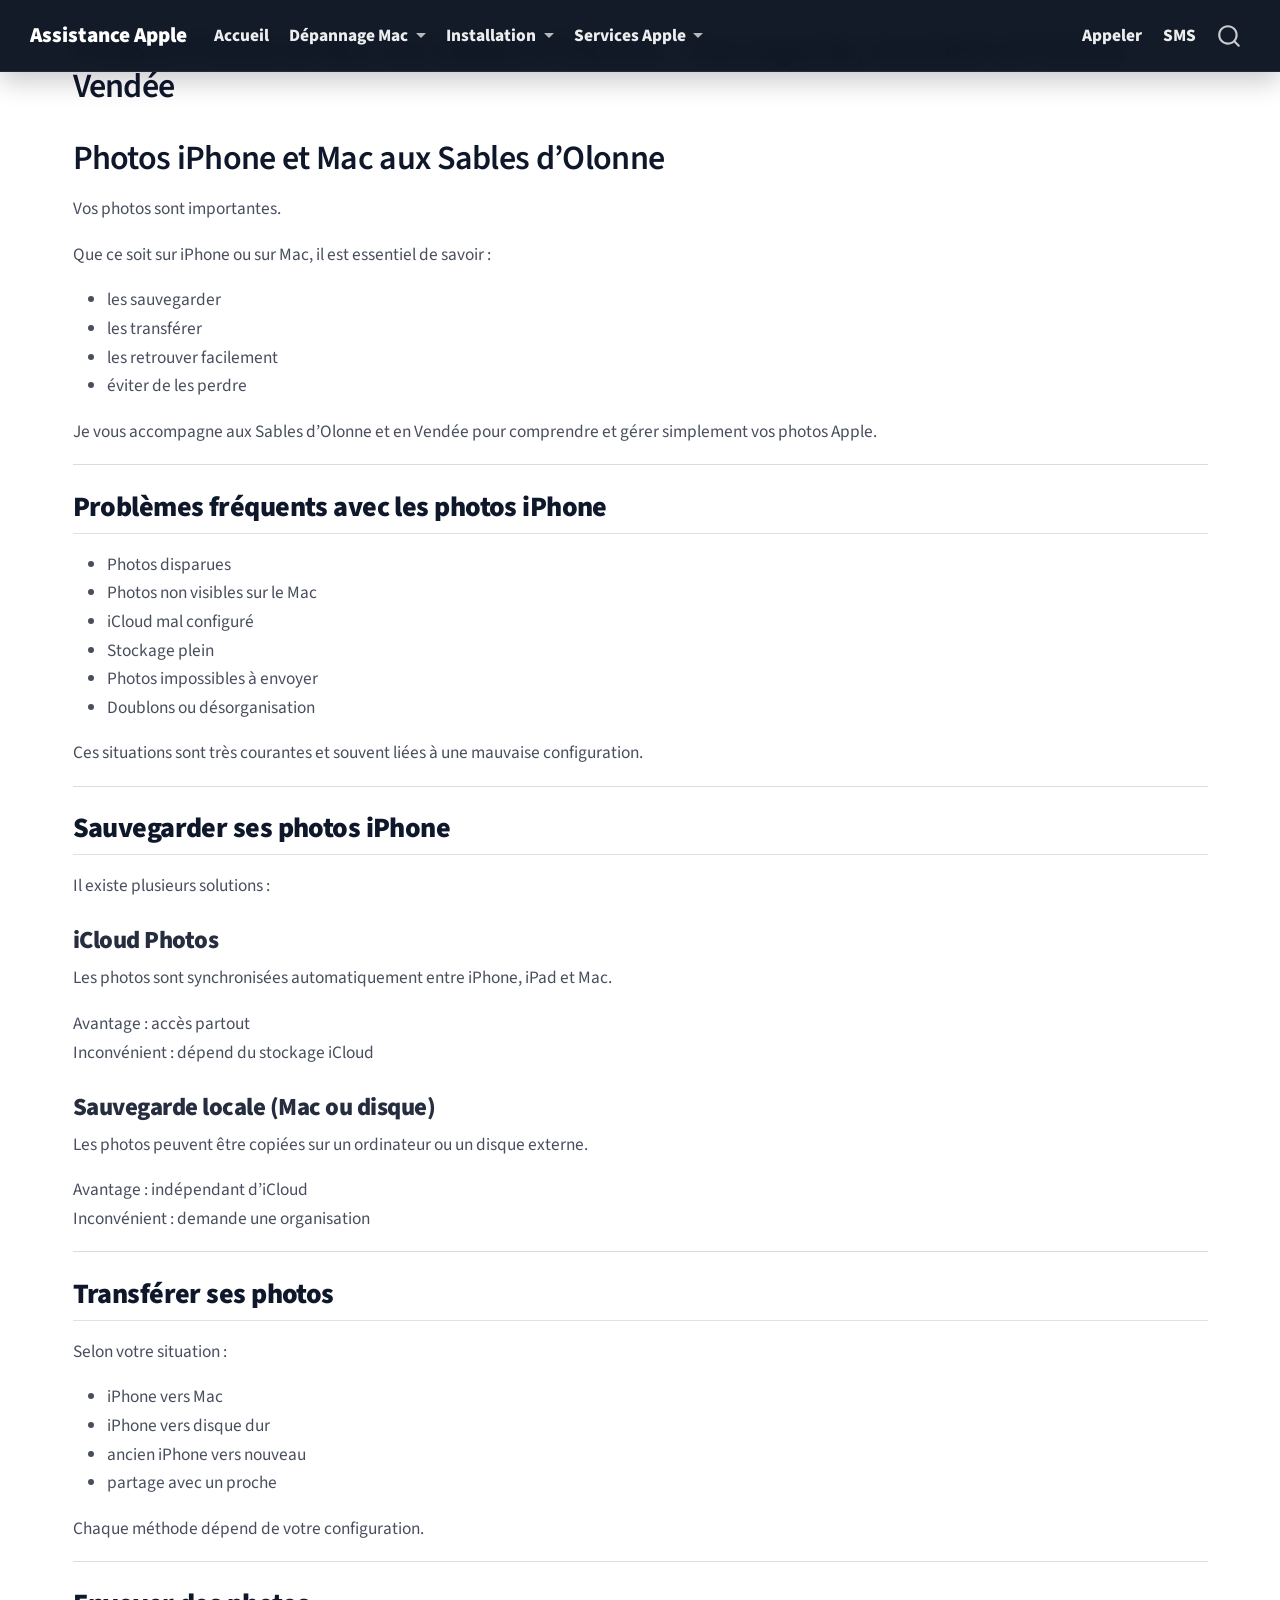
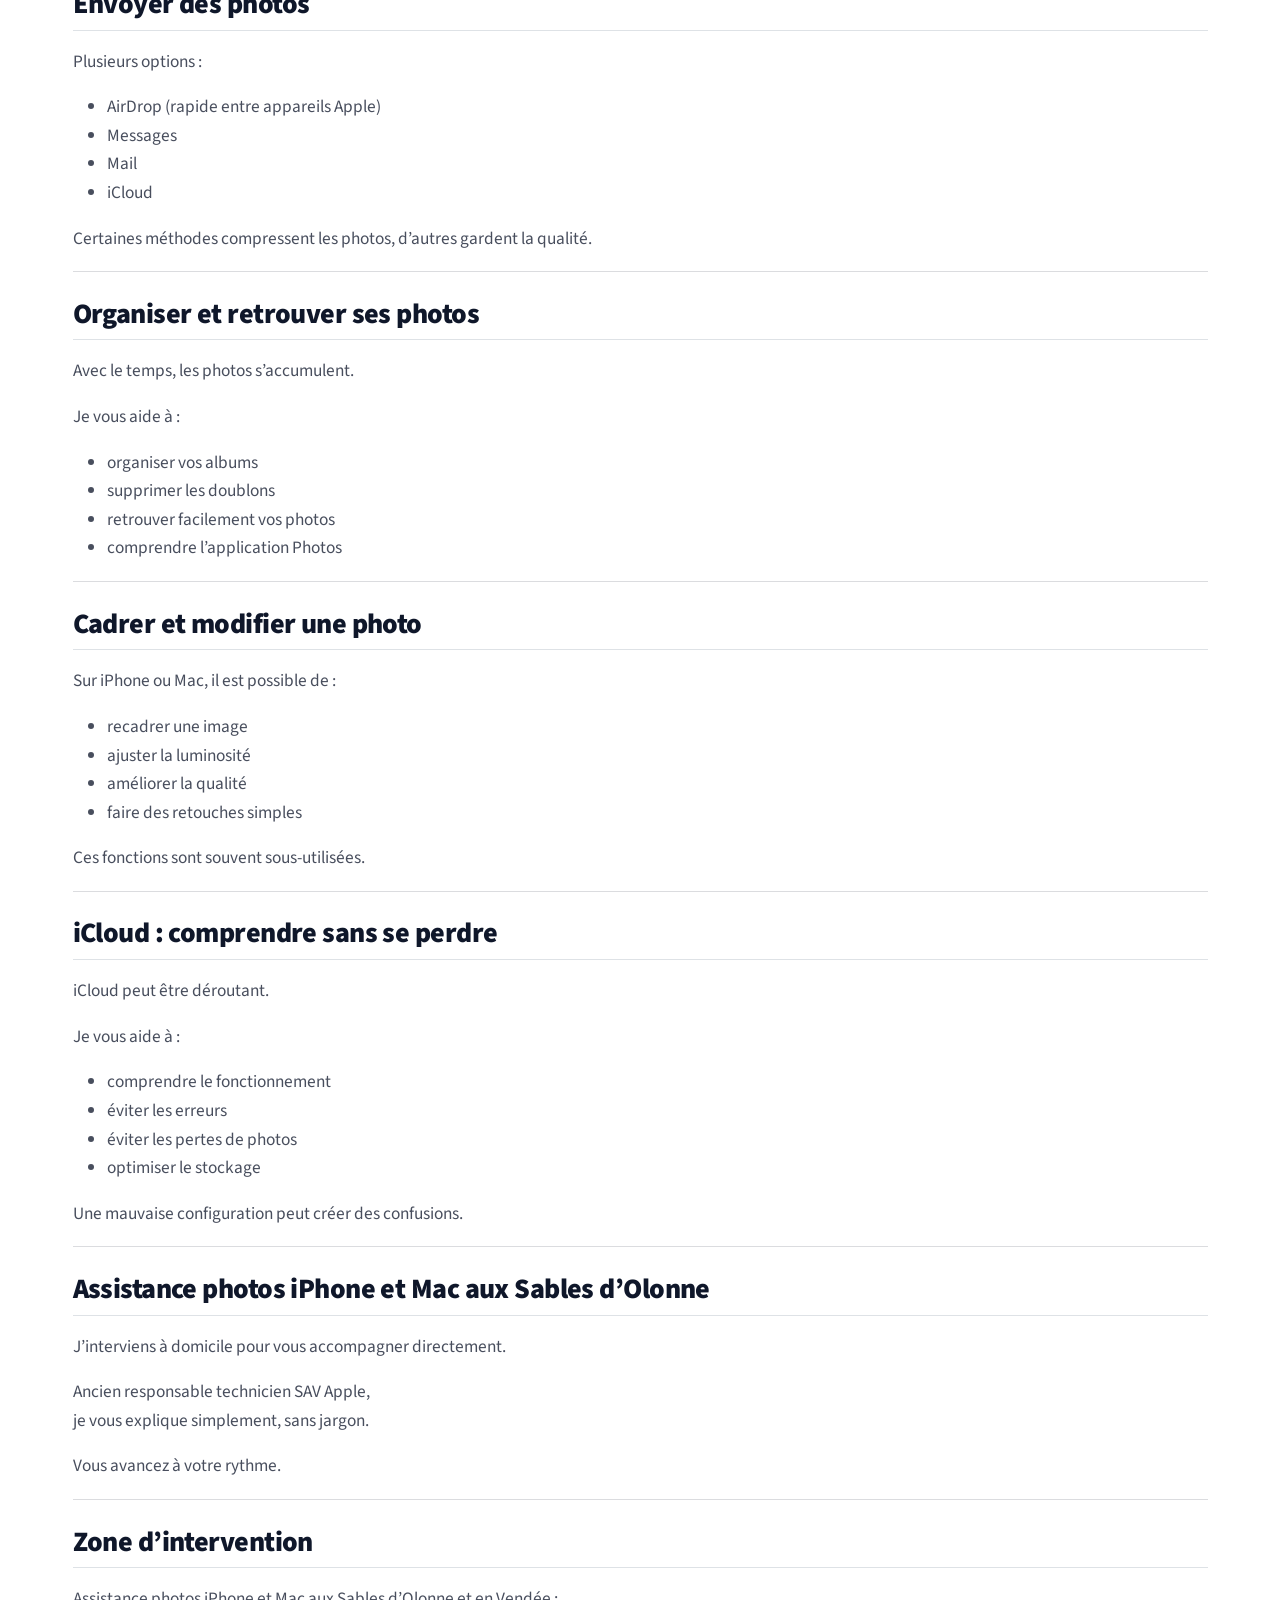
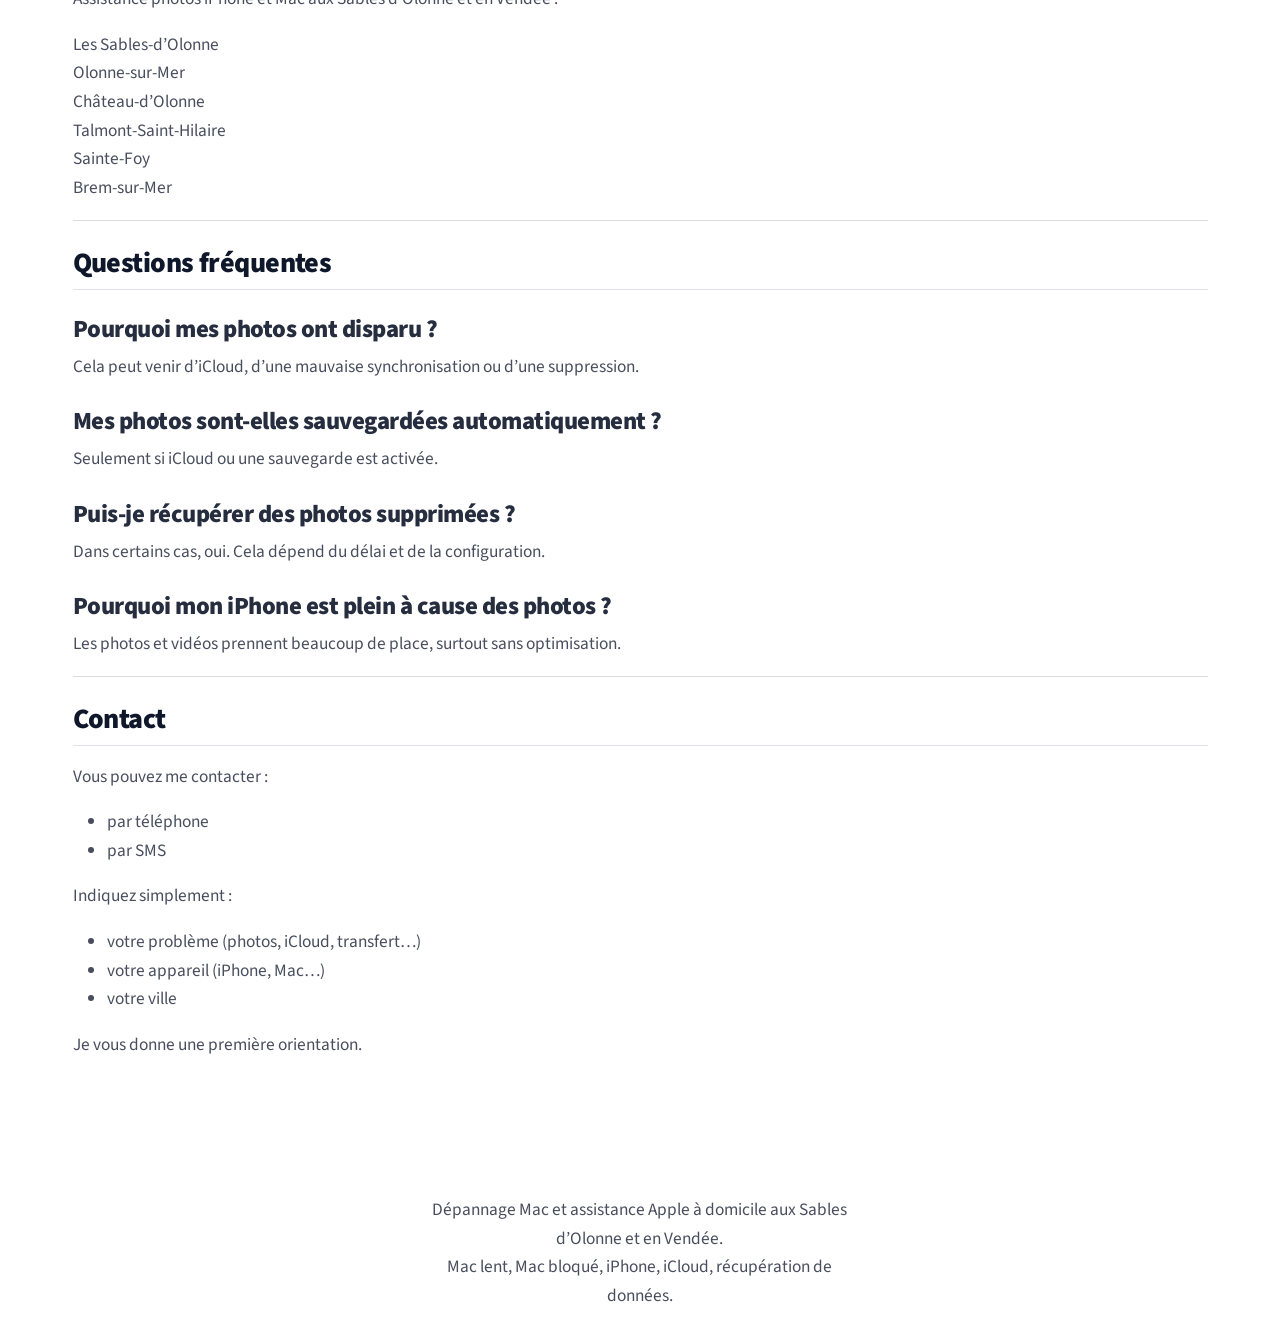
<file: photosApple.html>
<!DOCTYPE html>
<html xmlns="http://www.w3.org/1999/xhtml" lang="fr" xml:lang="fr"><head>

<meta charset="utf-8">
<meta name="generator" content="quarto-1.6.42">

<meta name="viewport" content="width=device-width, initial-scale=1.0, user-scalable=yes">


<title>Photos iPhone et Mac Les Sables d’Olonne – Sauvegarde, transfert et iCloud Vendée – Dépannage Mac Les Sables d’Olonne – Assistance Apple Vendée</title>
<style>
code{white-space: pre-wrap;}
span.smallcaps{font-variant: small-caps;}
div.columns{display: flex; gap: min(4vw, 1.5em);}
div.column{flex: auto; overflow-x: auto;}
div.hanging-indent{margin-left: 1.5em; text-indent: -1.5em;}
ul.task-list{list-style: none;}
ul.task-list li input[type="checkbox"] {
  width: 0.8em;
  margin: 0 0.8em 0.2em -1em; /* quarto-specific, see https://github.com/quarto-dev/quarto-cli/issues/4556 */ 
  vertical-align: middle;
}
</style>


<script src="site_libs/quarto-nav/quarto-nav.js"></script>
<script src="site_libs/clipboard/clipboard.min.js"></script>
<script src="site_libs/quarto-search/autocomplete.umd.js"></script>
<script src="site_libs/quarto-search/fuse.min.js"></script>
<script src="site_libs/quarto-search/quarto-search.js"></script>
<meta name="quarto:offset" content="./">
<link href="./profile.jpg" rel="icon" type="image/jpeg">
<script src="site_libs/quarto-html/quarto.js"></script>
<script src="site_libs/quarto-html/popper.min.js"></script>
<script src="site_libs/quarto-html/tippy.umd.min.js"></script>
<script src="site_libs/quarto-html/anchor.min.js"></script>
<link href="site_libs/quarto-html/tippy.css" rel="stylesheet">
<link href="site_libs/quarto-html/quarto-syntax-highlighting-2f5df379a58b258e96c21c0638c20c03.css" rel="stylesheet" id="quarto-text-highlighting-styles">
<script src="site_libs/bootstrap/bootstrap.min.js"></script>
<link href="site_libs/bootstrap/bootstrap-icons.css" rel="stylesheet">
<link href="site_libs/bootstrap/bootstrap-74c90939484fe00be8d5db7ece5ff9a7.min.css" rel="stylesheet" append-hash="true" id="quarto-bootstrap" data-mode="light">
<script id="quarto-search-options" type="application/json">{
  "location": "navbar",
  "copy-button": false,
  "collapse-after": 3,
  "panel-placement": "end",
  "type": "overlay",
  "limit": 50,
  "keyboard-shortcut": [
    "f",
    "/",
    "s"
  ],
  "show-item-context": false,
  "language": {
    "search-no-results-text": "Pas de résultats",
    "search-matching-documents-text": "documents trouvés",
    "search-copy-link-title": "Copier le lien vers la recherche",
    "search-hide-matches-text": "Cacher les correspondances additionnelles",
    "search-more-match-text": "correspondance de plus dans ce document",
    "search-more-matches-text": "correspondances de plus dans ce document",
    "search-clear-button-title": "Effacer",
    "search-text-placeholder": "",
    "search-detached-cancel-button-title": "Annuler",
    "search-submit-button-title": "Envoyer",
    "search-label": "Recherche"
  }
}</script>
<style>html{ scroll-behavior: smooth; }</style>
<!-- SEO -->
<meta name="robots" content="index, follow">
<meta name="author" content="Mathieu G.">
<meta name="geo.region" content="FR-85">
<meta name="geo.placename" content="Les Sables-d'Olonne">

<!-- Mots clés (faible impact mais utile cohérence) -->
<meta name="keywords" content="dépannage Mac Les Sables d'Olonne, assistance Apple Vendée, Mac lent, Mac bloqué, récupération données Mac, configuration iPhone, iCloud, Apple ID, dépannage Apple domicile Vendée">

<!-- Open Graph -->
<meta property="og:type" content="website">
<meta property="og:locale" content="fr_FR">
<meta property="og:title" content="Photos iPhone et Mac Les Sables d’Olonne – Sauvegarde, transfert et iCloud Vendée – Dépannage Mac Les Sables d’Olonne – Assistance Apple Vendée">
<meta property="og:description" content="Dépannage Mac, iPhone et assistance Apple à domicile aux Sables d’Olonne et en Vendée. Mac lent, Mac bloqué, récupération de données, configuration et conseils Apple.">
<meta property="og:url" content="https://mathieug85.github.io/InformatiqueDomicile85/">
<meta property="og:image" content="https://mathieug85.github.io/InformatiqueDomicile85/profile.jpg">

<!-- Mobile UX -->
<meta name="viewport" content="width=device-width, initial-scale=1, viewport-fit=cover">


<link rel="stylesheet" href="styles.css">
</head>

<body class="nav-fixed">

<div id="quarto-search-results"></div>
  <header id="quarto-header" class="headroom fixed-top">
    <nav class="navbar navbar-expand-lg " data-bs-theme="dark">
      <div class="navbar-container container-fluid">
      <div class="navbar-brand-container mx-auto">
    <a class="navbar-brand" href="./index.html">
    <span class="navbar-title">Assistance Apple</span>
    </a>
  </div>
            <div id="quarto-search" class="" title="Recherche"></div>
          <button class="navbar-toggler" type="button" data-bs-toggle="collapse" data-bs-target="#navbarCollapse" aria-controls="navbarCollapse" role="menu" aria-expanded="false" aria-label="Basculer la navigation" onclick="if (window.quartoToggleHeadroom) { window.quartoToggleHeadroom(); }">
  <span class="navbar-toggler-icon"></span>
</button>
          <div class="collapse navbar-collapse" id="navbarCollapse">
            <ul class="navbar-nav navbar-nav-scroll me-auto">
  <li class="nav-item">
    <a class="nav-link" href="./index.html"> 
<span class="menu-text">Accueil</span></a>
  </li>  
  <li class="nav-item dropdown ">
    <a class="nav-link dropdown-toggle" href="#" id="nav-menu-dépannage-mac" role="link" data-bs-toggle="dropdown" aria-expanded="false">
 <span class="menu-text">Dépannage Mac</span>
    </a>
    <ul class="dropdown-menu" aria-labelledby="nav-menu-dépannage-mac">    
        <li>
    <a class="dropdown-item" href="./maclent.html">
 <span class="dropdown-text">Mac lent</span></a>
  </li>  
        <li>
    <a class="dropdown-item" href="./macbloque.html">
 <span class="dropdown-text">Mac bloqué</span></a>
  </li>  
        <li>
    <a class="dropdown-item" href="./donneesmac.html">
 <span class="dropdown-text">Récupération de données</span></a>
  </li>  
    </ul>
  </li>
  <li class="nav-item dropdown ">
    <a class="nav-link dropdown-toggle" href="#" id="nav-menu-installation" role="link" data-bs-toggle="dropdown" aria-expanded="false">
 <span class="menu-text">Installation</span>
    </a>
    <ul class="dropdown-menu" aria-labelledby="nav-menu-installation">    
        <li>
    <a class="dropdown-item" href="./configurationMac.html">
 <span class="dropdown-text">Nouveau Mac</span></a>
  </li>  
        <li>
    <a class="dropdown-item" href="./configurationiPhone.html">
 <span class="dropdown-text">Nouvel iPhone</span></a>
  </li>  
    </ul>
  </li>
  <li class="nav-item dropdown ">
    <a class="nav-link dropdown-toggle" href="#" id="nav-menu-services-apple" role="link" data-bs-toggle="dropdown" aria-expanded="false">
 <span class="menu-text">Services Apple</span>
    </a>
    <ul class="dropdown-menu" aria-labelledby="nav-menu-services-apple">    
        <li>
    <a class="dropdown-item" href="./photosApple.html">
 <span class="dropdown-text">Photos iPhone / Mac</span></a>
  </li>  
        <li>
    <a class="dropdown-item" href="./identifiantApple.html">
 <span class="dropdown-text">Identifiant Apple</span></a>
  </li>  
        <li>
    <a class="dropdown-item" href="./resetApple.html">
 <span class="dropdown-text">Remise à zéro</span></a>
  </li>  
        <li>
    <a class="dropdown-item" href="./achatApple.html">
 <span class="dropdown-text">Conseil achat Apple</span></a>
  </li>  
    </ul>
  </li>
</ul>
            <ul class="navbar-nav navbar-nav-scroll ms-auto">
  <li class="nav-item">
    <a class="nav-link" href="tel:+33627101468"> 
<span class="menu-text">Appeler</span></a>
  </li>  
  <li class="nav-item">
    <a class="nav-link" href="sms:+33627101468"> 
<span class="menu-text">SMS</span></a>
  </li>  
</ul>
          </div> <!-- /navcollapse -->
            <div class="quarto-navbar-tools">
</div>
      </div> <!-- /container-fluid -->
    </nav>
</header>
<!-- content -->
<div id="quarto-content" class="quarto-container page-columns page-rows-contents page-layout-full page-navbar">
<!-- sidebar -->
<!-- margin-sidebar -->
    
<!-- main -->
<main class="content column-page" id="quarto-document-content">

<header id="title-block-header" class="quarto-title-block default">
<div class="quarto-title">
<h1 class="title">Photos iPhone et Mac Les Sables d’Olonne – Sauvegarde, transfert et iCloud Vendée</h1>
</div>



<div class="quarto-title-meta column-page">

    
  
    
  </div>
  


</header>


<section id="photos-iphone-et-mac-aux-sables-dolonne" class="level1">
<h1>Photos iPhone et Mac aux Sables d’Olonne</h1>
<p>Vos photos sont importantes.</p>
<p>Que ce soit sur iPhone ou sur Mac, il est essentiel de savoir :</p>
<ul>
<li>les sauvegarder<br>
</li>
<li>les transférer<br>
</li>
<li>les retrouver facilement<br>
</li>
<li>éviter de les perdre</li>
</ul>
<p>Je vous accompagne aux Sables d’Olonne et en Vendée pour comprendre et gérer simplement vos photos Apple.</p>
<hr>
<section id="problèmes-fréquents-avec-les-photos-iphone" class="level2">
<h2 class="anchored" data-anchor-id="problèmes-fréquents-avec-les-photos-iphone">Problèmes fréquents avec les photos iPhone</h2>
<ul>
<li>Photos disparues<br>
</li>
<li>Photos non visibles sur le Mac<br>
</li>
<li>iCloud mal configuré<br>
</li>
<li>Stockage plein<br>
</li>
<li>Photos impossibles à envoyer<br>
</li>
<li>Doublons ou désorganisation</li>
</ul>
<p>Ces situations sont très courantes et souvent liées à une mauvaise configuration.</p>
<hr>
</section>
<section id="sauvegarder-ses-photos-iphone" class="level2">
<h2 class="anchored" data-anchor-id="sauvegarder-ses-photos-iphone">Sauvegarder ses photos iPhone</h2>
<p>Il existe plusieurs solutions :</p>
<section id="icloud-photos" class="level3">
<h3 class="anchored" data-anchor-id="icloud-photos">iCloud Photos</h3>
<p>Les photos sont synchronisées automatiquement entre iPhone, iPad et Mac.</p>
<p>Avantage : accès partout<br>
Inconvénient : dépend du stockage iCloud</p>
</section>
<section id="sauvegarde-locale-mac-ou-disque" class="level3">
<h3 class="anchored" data-anchor-id="sauvegarde-locale-mac-ou-disque">Sauvegarde locale (Mac ou disque)</h3>
<p>Les photos peuvent être copiées sur un ordinateur ou un disque externe.</p>
<p>Avantage : indépendant d’iCloud<br>
Inconvénient : demande une organisation</p>
<hr>
</section>
</section>
<section id="transférer-ses-photos" class="level2">
<h2 class="anchored" data-anchor-id="transférer-ses-photos">Transférer ses photos</h2>
<p>Selon votre situation :</p>
<ul>
<li>iPhone vers Mac<br>
</li>
<li>iPhone vers disque dur<br>
</li>
<li>ancien iPhone vers nouveau<br>
</li>
<li>partage avec un proche</li>
</ul>
<p>Chaque méthode dépend de votre configuration.</p>
<hr>
</section>
<section id="envoyer-des-photos" class="level2">
<h2 class="anchored" data-anchor-id="envoyer-des-photos">Envoyer des photos</h2>
<p>Plusieurs options :</p>
<ul>
<li>AirDrop (rapide entre appareils Apple)<br>
</li>
<li>Messages<br>
</li>
<li>Mail<br>
</li>
<li>iCloud</li>
</ul>
<p>Certaines méthodes compressent les photos, d’autres gardent la qualité.</p>
<hr>
</section>
<section id="organiser-et-retrouver-ses-photos" class="level2">
<h2 class="anchored" data-anchor-id="organiser-et-retrouver-ses-photos">Organiser et retrouver ses photos</h2>
<p>Avec le temps, les photos s’accumulent.</p>
<p>Je vous aide à :</p>
<ul>
<li>organiser vos albums<br>
</li>
<li>supprimer les doublons<br>
</li>
<li>retrouver facilement vos photos<br>
</li>
<li>comprendre l’application Photos</li>
</ul>
<hr>
</section>
<section id="cadrer-et-modifier-une-photo" class="level2">
<h2 class="anchored" data-anchor-id="cadrer-et-modifier-une-photo">Cadrer et modifier une photo</h2>
<p>Sur iPhone ou Mac, il est possible de :</p>
<ul>
<li>recadrer une image<br>
</li>
<li>ajuster la luminosité<br>
</li>
<li>améliorer la qualité<br>
</li>
<li>faire des retouches simples</li>
</ul>
<p>Ces fonctions sont souvent sous-utilisées.</p>
<hr>
</section>
<section id="icloud-comprendre-sans-se-perdre" class="level2">
<h2 class="anchored" data-anchor-id="icloud-comprendre-sans-se-perdre">iCloud : comprendre sans se perdre</h2>
<p>iCloud peut être déroutant.</p>
<p>Je vous aide à :</p>
<ul>
<li>comprendre le fonctionnement<br>
</li>
<li>éviter les erreurs<br>
</li>
<li>éviter les pertes de photos<br>
</li>
<li>optimiser le stockage</li>
</ul>
<p>Une mauvaise configuration peut créer des confusions.</p>
<hr>
</section>
<section id="assistance-photos-iphone-et-mac-aux-sables-dolonne" class="level2">
<h2 class="anchored" data-anchor-id="assistance-photos-iphone-et-mac-aux-sables-dolonne">Assistance photos iPhone et Mac aux Sables d’Olonne</h2>
<p>J’interviens à domicile pour vous accompagner directement.</p>
<p>Ancien responsable technicien SAV Apple,<br>
je vous explique simplement, sans jargon.</p>
<p>Vous avancez à votre rythme.</p>
<hr>
</section>
<section id="zone-dintervention" class="level2">
<h2 class="anchored" data-anchor-id="zone-dintervention">Zone d’intervention</h2>
<p>Assistance photos iPhone et Mac aux Sables d’Olonne et en Vendée :</p>
<p>Les Sables-d’Olonne<br>
Olonne-sur-Mer<br>
Château-d’Olonne<br>
Talmont-Saint-Hilaire<br>
Sainte-Foy<br>
Brem-sur-Mer</p>
<hr>
</section>
<section id="questions-fréquentes" class="level2">
<h2 class="anchored" data-anchor-id="questions-fréquentes">Questions fréquentes</h2>
<section id="pourquoi-mes-photos-ont-disparu" class="level3">
<h3 class="anchored" data-anchor-id="pourquoi-mes-photos-ont-disparu">Pourquoi mes photos ont disparu ?</h3>
<p>Cela peut venir d’iCloud, d’une mauvaise synchronisation ou d’une suppression.</p>
</section>
<section id="mes-photos-sont-elles-sauvegardées-automatiquement" class="level3">
<h3 class="anchored" data-anchor-id="mes-photos-sont-elles-sauvegardées-automatiquement">Mes photos sont-elles sauvegardées automatiquement ?</h3>
<p>Seulement si iCloud ou une sauvegarde est activée.</p>
</section>
<section id="puis-je-récupérer-des-photos-supprimées" class="level3">
<h3 class="anchored" data-anchor-id="puis-je-récupérer-des-photos-supprimées">Puis-je récupérer des photos supprimées ?</h3>
<p>Dans certains cas, oui. Cela dépend du délai et de la configuration.</p>
</section>
<section id="pourquoi-mon-iphone-est-plein-à-cause-des-photos" class="level3">
<h3 class="anchored" data-anchor-id="pourquoi-mon-iphone-est-plein-à-cause-des-photos">Pourquoi mon iPhone est plein à cause des photos ?</h3>
<p>Les photos et vidéos prennent beaucoup de place, surtout sans optimisation.</p>
<hr>
</section>
</section>
<section id="contact" class="level2">
<h2 class="anchored" data-anchor-id="contact">Contact</h2>
<p>Vous pouvez me contacter :</p>
<ul>
<li>par téléphone<br>
</li>
<li>par SMS</li>
</ul>
<p>Indiquez simplement :</p>
<ul>
<li>votre problème (photos, iCloud, transfert…)<br>
</li>
<li>votre appareil (iPhone, Mac…)<br>
</li>
<li>votre ville</li>
</ul>
<p>Je vous donne une première orientation.</p>
<script type="application/ld+json">
{
  "@context": "https://schema.org",
  "@type": "Service",
  "name": "Assistance photos iPhone et Mac Les Sables d’Olonne",
  "description": "Aide pour sauvegarder, transférer, organiser et gérer les photos sur iPhone et Mac aux Sables d’Olonne et en Vendée. Assistance iCloud et photos Apple.",
  "provider": {
    "@type": "LocalBusiness",
    "name": "Assistance Apple à domicile Les Sables d’Olonne",
    "telephone": "+33627101468",
    "address": {
      "@type": "PostalAddress",
      "addressLocality": "Les Sables d’Olonne",
      "addressRegion": "Vendée",
      "postalCode": "85100",
      "addressCountry": "FR"
    }
  },
  "areaServed": [
    { "@type": "City", "name": "Les Sables d’Olonne" },
    { "@type": "AdministrativeArea", "name": "Vendée" }
  ],
  "serviceType": [
    "Sauvegarde photos iPhone",
    "Transfert photos iPhone",
    "Gestion photos Mac",
    "iCloud photos",
    "Organisation photos Apple"
  ],
  "keywords": [
    "photos iPhone sauvegarde",
    "transfert photos iPhone vers Mac",
    "photos iCloud comment ça marche",
    "photos iPhone disparues",
    "organiser photos iPhone",
    "photos Apple Les Sables d’Olonne",
    "photos iPhone Vendée"
  ]
}
</script>


</section>
</section>

</main> <!-- /main -->
<script id="quarto-html-after-body" type="application/javascript">
window.document.addEventListener("DOMContentLoaded", function (event) {
  const toggleBodyColorMode = (bsSheetEl) => {
    const mode = bsSheetEl.getAttribute("data-mode");
    const bodyEl = window.document.querySelector("body");
    if (mode === "dark") {
      bodyEl.classList.add("quarto-dark");
      bodyEl.classList.remove("quarto-light");
    } else {
      bodyEl.classList.add("quarto-light");
      bodyEl.classList.remove("quarto-dark");
    }
  }
  const toggleBodyColorPrimary = () => {
    const bsSheetEl = window.document.querySelector("link#quarto-bootstrap");
    if (bsSheetEl) {
      toggleBodyColorMode(bsSheetEl);
    }
  }
  toggleBodyColorPrimary();  
  const icon = "";
  const anchorJS = new window.AnchorJS();
  anchorJS.options = {
    placement: 'right',
    icon: icon
  };
  anchorJS.add('.anchored');
  const isCodeAnnotation = (el) => {
    for (const clz of el.classList) {
      if (clz.startsWith('code-annotation-')) {                     
        return true;
      }
    }
    return false;
  }
  const onCopySuccess = function(e) {
    // button target
    const button = e.trigger;
    // don't keep focus
    button.blur();
    // flash "checked"
    button.classList.add('code-copy-button-checked');
    var currentTitle = button.getAttribute("title");
    button.setAttribute("title", "Copié");
    let tooltip;
    if (window.bootstrap) {
      button.setAttribute("data-bs-toggle", "tooltip");
      button.setAttribute("data-bs-placement", "left");
      button.setAttribute("data-bs-title", "Copié");
      tooltip = new bootstrap.Tooltip(button, 
        { trigger: "manual", 
          customClass: "code-copy-button-tooltip",
          offset: [0, -8]});
      tooltip.show();    
    }
    setTimeout(function() {
      if (tooltip) {
        tooltip.hide();
        button.removeAttribute("data-bs-title");
        button.removeAttribute("data-bs-toggle");
        button.removeAttribute("data-bs-placement");
      }
      button.setAttribute("title", currentTitle);
      button.classList.remove('code-copy-button-checked');
    }, 1000);
    // clear code selection
    e.clearSelection();
  }
  const getTextToCopy = function(trigger) {
      const codeEl = trigger.previousElementSibling.cloneNode(true);
      for (const childEl of codeEl.children) {
        if (isCodeAnnotation(childEl)) {
          childEl.remove();
        }
      }
      return codeEl.innerText;
  }
  const clipboard = new window.ClipboardJS('.code-copy-button:not([data-in-quarto-modal])', {
    text: getTextToCopy
  });
  clipboard.on('success', onCopySuccess);
  if (window.document.getElementById('quarto-embedded-source-code-modal')) {
    const clipboardModal = new window.ClipboardJS('.code-copy-button[data-in-quarto-modal]', {
      text: getTextToCopy,
      container: window.document.getElementById('quarto-embedded-source-code-modal')
    });
    clipboardModal.on('success', onCopySuccess);
  }
    var localhostRegex = new RegExp(/^(?:http|https):\/\/localhost\:?[0-9]*\//);
    var mailtoRegex = new RegExp(/^mailto:/);
      var filterRegex = new RegExp("https:\/\/mathieug85\.github\.io\/InformatiqueDomicile85\/");
    var isInternal = (href) => {
        return filterRegex.test(href) || localhostRegex.test(href) || mailtoRegex.test(href);
    }
    // Inspect non-navigation links and adorn them if external
 	var links = window.document.querySelectorAll('a[href]:not(.nav-link):not(.navbar-brand):not(.toc-action):not(.sidebar-link):not(.sidebar-item-toggle):not(.pagination-link):not(.no-external):not([aria-hidden]):not(.dropdown-item):not(.quarto-navigation-tool):not(.about-link)');
    for (var i=0; i<links.length; i++) {
      const link = links[i];
      if (!isInternal(link.href)) {
        // undo the damage that might have been done by quarto-nav.js in the case of
        // links that we want to consider external
        if (link.dataset.originalHref !== undefined) {
          link.href = link.dataset.originalHref;
        }
          // target, if specified
          link.setAttribute("target", "_blank");
          if (link.getAttribute("rel") === null) {
            link.setAttribute("rel", "noopener");
          }
      }
    }
  function tippyHover(el, contentFn, onTriggerFn, onUntriggerFn) {
    const config = {
      allowHTML: true,
      maxWidth: 500,
      delay: 100,
      arrow: false,
      appendTo: function(el) {
          return el.parentElement;
      },
      interactive: true,
      interactiveBorder: 10,
      theme: 'quarto',
      placement: 'bottom-start',
    };
    if (contentFn) {
      config.content = contentFn;
    }
    if (onTriggerFn) {
      config.onTrigger = onTriggerFn;
    }
    if (onUntriggerFn) {
      config.onUntrigger = onUntriggerFn;
    }
    window.tippy(el, config); 
  }
  const noterefs = window.document.querySelectorAll('a[role="doc-noteref"]');
  for (var i=0; i<noterefs.length; i++) {
    const ref = noterefs[i];
    tippyHover(ref, function() {
      // use id or data attribute instead here
      let href = ref.getAttribute('data-footnote-href') || ref.getAttribute('href');
      try { href = new URL(href).hash; } catch {}
      const id = href.replace(/^#\/?/, "");
      const note = window.document.getElementById(id);
      if (note) {
        return note.innerHTML;
      } else {
        return "";
      }
    });
  }
  const xrefs = window.document.querySelectorAll('a.quarto-xref');
  const processXRef = (id, note) => {
    // Strip column container classes
    const stripColumnClz = (el) => {
      el.classList.remove("page-full", "page-columns");
      if (el.children) {
        for (const child of el.children) {
          stripColumnClz(child);
        }
      }
    }
    stripColumnClz(note)
    if (id === null || id.startsWith('sec-')) {
      // Special case sections, only their first couple elements
      const container = document.createElement("div");
      if (note.children && note.children.length > 2) {
        container.appendChild(note.children[0].cloneNode(true));
        for (let i = 1; i < note.children.length; i++) {
          const child = note.children[i];
          if (child.tagName === "P" && child.innerText === "") {
            continue;
          } else {
            container.appendChild(child.cloneNode(true));
            break;
          }
        }
        if (window.Quarto?.typesetMath) {
          window.Quarto.typesetMath(container);
        }
        return container.innerHTML
      } else {
        if (window.Quarto?.typesetMath) {
          window.Quarto.typesetMath(note);
        }
        return note.innerHTML;
      }
    } else {
      // Remove any anchor links if they are present
      const anchorLink = note.querySelector('a.anchorjs-link');
      if (anchorLink) {
        anchorLink.remove();
      }
      if (window.Quarto?.typesetMath) {
        window.Quarto.typesetMath(note);
      }
      if (note.classList.contains("callout")) {
        return note.outerHTML;
      } else {
        return note.innerHTML;
      }
    }
  }
  for (var i=0; i<xrefs.length; i++) {
    const xref = xrefs[i];
    tippyHover(xref, undefined, function(instance) {
      instance.disable();
      let url = xref.getAttribute('href');
      let hash = undefined; 
      if (url.startsWith('#')) {
        hash = url;
      } else {
        try { hash = new URL(url).hash; } catch {}
      }
      if (hash) {
        const id = hash.replace(/^#\/?/, "");
        const note = window.document.getElementById(id);
        if (note !== null) {
          try {
            const html = processXRef(id, note.cloneNode(true));
            instance.setContent(html);
          } finally {
            instance.enable();
            instance.show();
          }
        } else {
          // See if we can fetch this
          fetch(url.split('#')[0])
          .then(res => res.text())
          .then(html => {
            const parser = new DOMParser();
            const htmlDoc = parser.parseFromString(html, "text/html");
            const note = htmlDoc.getElementById(id);
            if (note !== null) {
              const html = processXRef(id, note);
              instance.setContent(html);
            } 
          }).finally(() => {
            instance.enable();
            instance.show();
          });
        }
      } else {
        // See if we can fetch a full url (with no hash to target)
        // This is a special case and we should probably do some content thinning / targeting
        fetch(url)
        .then(res => res.text())
        .then(html => {
          const parser = new DOMParser();
          const htmlDoc = parser.parseFromString(html, "text/html");
          const note = htmlDoc.querySelector('main.content');
          if (note !== null) {
            // This should only happen for chapter cross references
            // (since there is no id in the URL)
            // remove the first header
            if (note.children.length > 0 && note.children[0].tagName === "HEADER") {
              note.children[0].remove();
            }
            const html = processXRef(null, note);
            instance.setContent(html);
          } 
        }).finally(() => {
          instance.enable();
          instance.show();
        });
      }
    }, function(instance) {
    });
  }
      let selectedAnnoteEl;
      const selectorForAnnotation = ( cell, annotation) => {
        let cellAttr = 'data-code-cell="' + cell + '"';
        let lineAttr = 'data-code-annotation="' +  annotation + '"';
        const selector = 'span[' + cellAttr + '][' + lineAttr + ']';
        return selector;
      }
      const selectCodeLines = (annoteEl) => {
        const doc = window.document;
        const targetCell = annoteEl.getAttribute("data-target-cell");
        const targetAnnotation = annoteEl.getAttribute("data-target-annotation");
        const annoteSpan = window.document.querySelector(selectorForAnnotation(targetCell, targetAnnotation));
        const lines = annoteSpan.getAttribute("data-code-lines").split(",");
        const lineIds = lines.map((line) => {
          return targetCell + "-" + line;
        })
        let top = null;
        let height = null;
        let parent = null;
        if (lineIds.length > 0) {
            //compute the position of the single el (top and bottom and make a div)
            const el = window.document.getElementById(lineIds[0]);
            top = el.offsetTop;
            height = el.offsetHeight;
            parent = el.parentElement.parentElement;
          if (lineIds.length > 1) {
            const lastEl = window.document.getElementById(lineIds[lineIds.length - 1]);
            const bottom = lastEl.offsetTop + lastEl.offsetHeight;
            height = bottom - top;
          }
          if (top !== null && height !== null && parent !== null) {
            // cook up a div (if necessary) and position it 
            let div = window.document.getElementById("code-annotation-line-highlight");
            if (div === null) {
              div = window.document.createElement("div");
              div.setAttribute("id", "code-annotation-line-highlight");
              div.style.position = 'absolute';
              parent.appendChild(div);
            }
            div.style.top = top - 2 + "px";
            div.style.height = height + 4 + "px";
            div.style.left = 0;
            let gutterDiv = window.document.getElementById("code-annotation-line-highlight-gutter");
            if (gutterDiv === null) {
              gutterDiv = window.document.createElement("div");
              gutterDiv.setAttribute("id", "code-annotation-line-highlight-gutter");
              gutterDiv.style.position = 'absolute';
              const codeCell = window.document.getElementById(targetCell);
              const gutter = codeCell.querySelector('.code-annotation-gutter');
              gutter.appendChild(gutterDiv);
            }
            gutterDiv.style.top = top - 2 + "px";
            gutterDiv.style.height = height + 4 + "px";
          }
          selectedAnnoteEl = annoteEl;
        }
      };
      const unselectCodeLines = () => {
        const elementsIds = ["code-annotation-line-highlight", "code-annotation-line-highlight-gutter"];
        elementsIds.forEach((elId) => {
          const div = window.document.getElementById(elId);
          if (div) {
            div.remove();
          }
        });
        selectedAnnoteEl = undefined;
      };
        // Handle positioning of the toggle
    window.addEventListener(
      "resize",
      throttle(() => {
        elRect = undefined;
        if (selectedAnnoteEl) {
          selectCodeLines(selectedAnnoteEl);
        }
      }, 10)
    );
    function throttle(fn, ms) {
    let throttle = false;
    let timer;
      return (...args) => {
        if(!throttle) { // first call gets through
            fn.apply(this, args);
            throttle = true;
        } else { // all the others get throttled
            if(timer) clearTimeout(timer); // cancel #2
            timer = setTimeout(() => {
              fn.apply(this, args);
              timer = throttle = false;
            }, ms);
        }
      };
    }
      // Attach click handler to the DT
      const annoteDls = window.document.querySelectorAll('dt[data-target-cell]');
      for (const annoteDlNode of annoteDls) {
        annoteDlNode.addEventListener('click', (event) => {
          const clickedEl = event.target;
          if (clickedEl !== selectedAnnoteEl) {
            unselectCodeLines();
            const activeEl = window.document.querySelector('dt[data-target-cell].code-annotation-active');
            if (activeEl) {
              activeEl.classList.remove('code-annotation-active');
            }
            selectCodeLines(clickedEl);
            clickedEl.classList.add('code-annotation-active');
          } else {
            // Unselect the line
            unselectCodeLines();
            clickedEl.classList.remove('code-annotation-active');
          }
        });
      }
  const findCites = (el) => {
    const parentEl = el.parentElement;
    if (parentEl) {
      const cites = parentEl.dataset.cites;
      if (cites) {
        return {
          el,
          cites: cites.split(' ')
        };
      } else {
        return findCites(el.parentElement)
      }
    } else {
      return undefined;
    }
  };
  var bibliorefs = window.document.querySelectorAll('a[role="doc-biblioref"]');
  for (var i=0; i<bibliorefs.length; i++) {
    const ref = bibliorefs[i];
    const citeInfo = findCites(ref);
    if (citeInfo) {
      tippyHover(citeInfo.el, function() {
        var popup = window.document.createElement('div');
        citeInfo.cites.forEach(function(cite) {
          var citeDiv = window.document.createElement('div');
          citeDiv.classList.add('hanging-indent');
          citeDiv.classList.add('csl-entry');
          var biblioDiv = window.document.getElementById('ref-' + cite);
          if (biblioDiv) {
            citeDiv.innerHTML = biblioDiv.innerHTML;
          }
          popup.appendChild(citeDiv);
        });
        return popup.innerHTML;
      });
    }
  }
});
</script>
</div> <!-- /content -->
<footer class="footer">
  <div class="nav-footer">
    <div class="nav-footer-left">
      &nbsp;
    </div>   
    <div class="nav-footer-center">
<p>Dépannage Mac et assistance Apple à domicile aux Sables d’Olonne et en Vendée.<br>
Mac lent, Mac bloqué, iPhone, iCloud, récupération de données.</p>
</div>
    <div class="nav-footer-right">
      &nbsp;
    </div>
  </div>
</footer>




<script src="site_libs/quarto-html/zenscroll-min.js"></script>
</body></html>
</file>
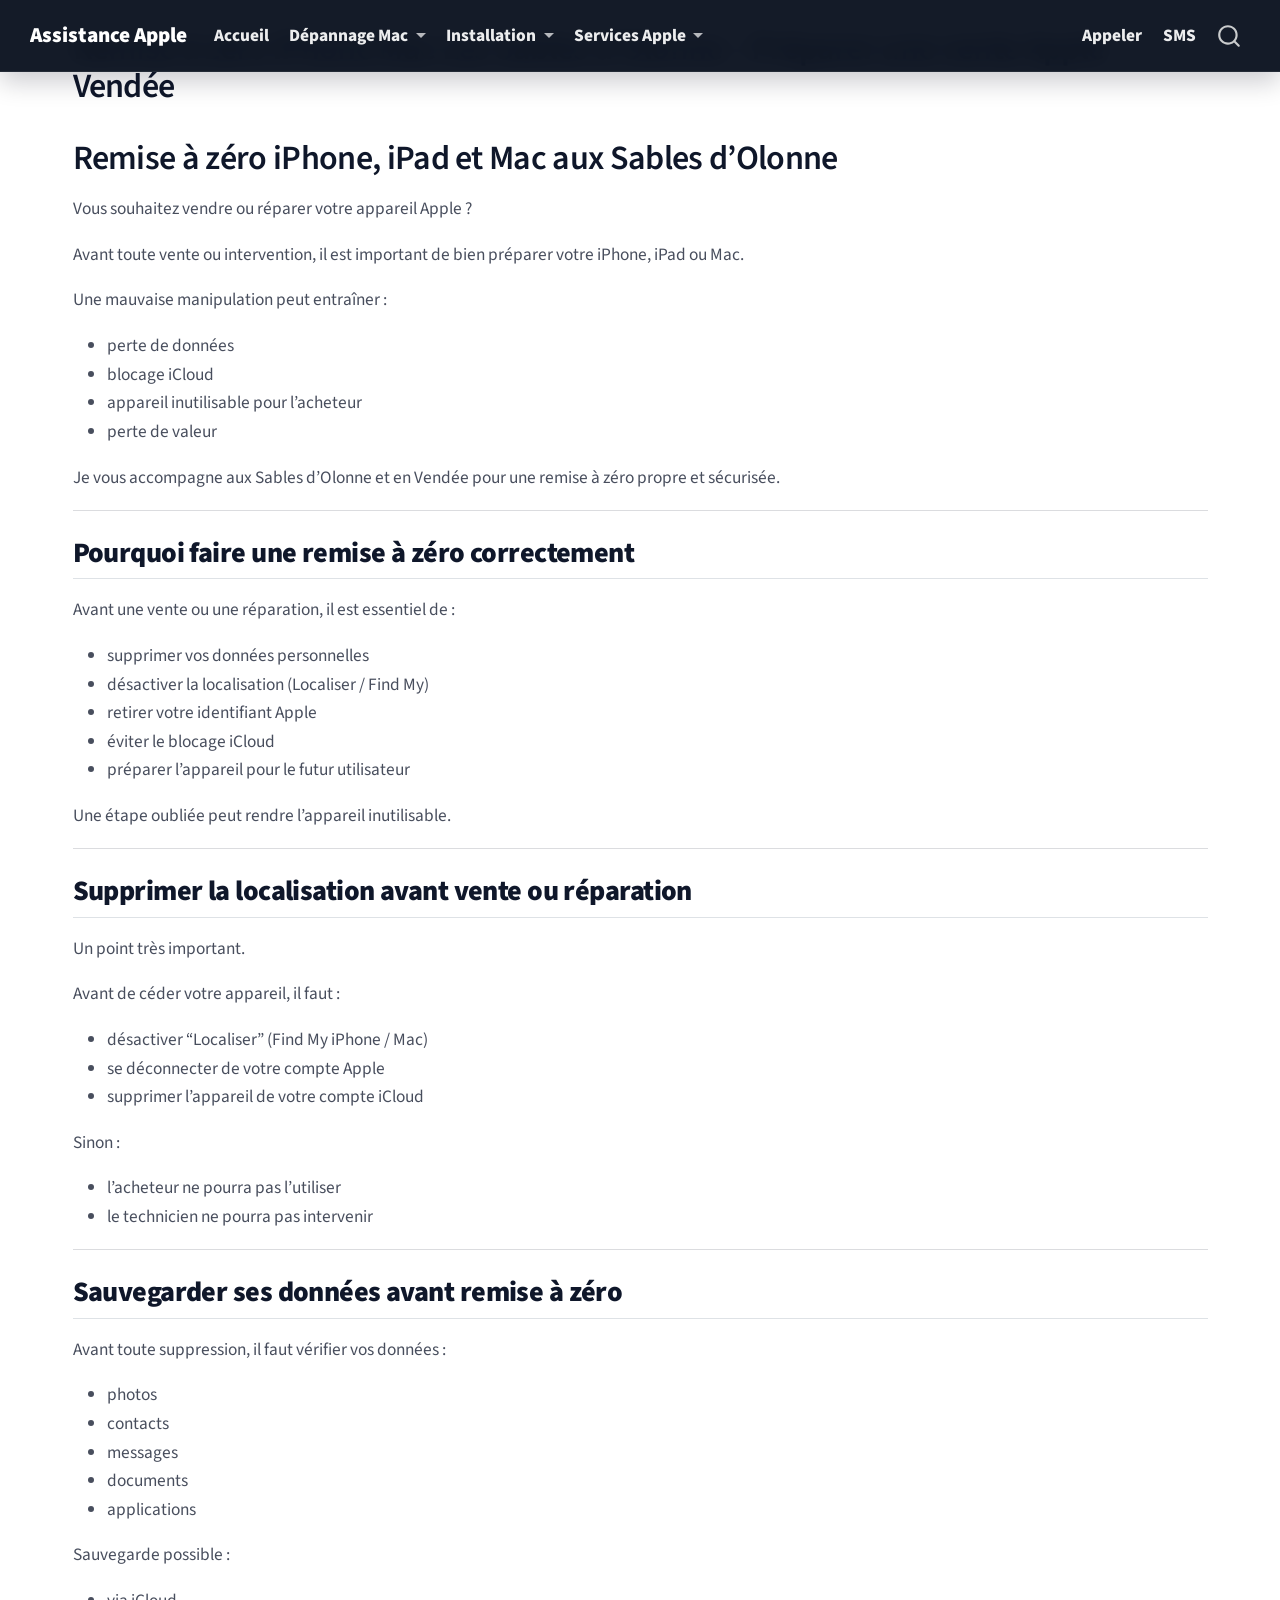
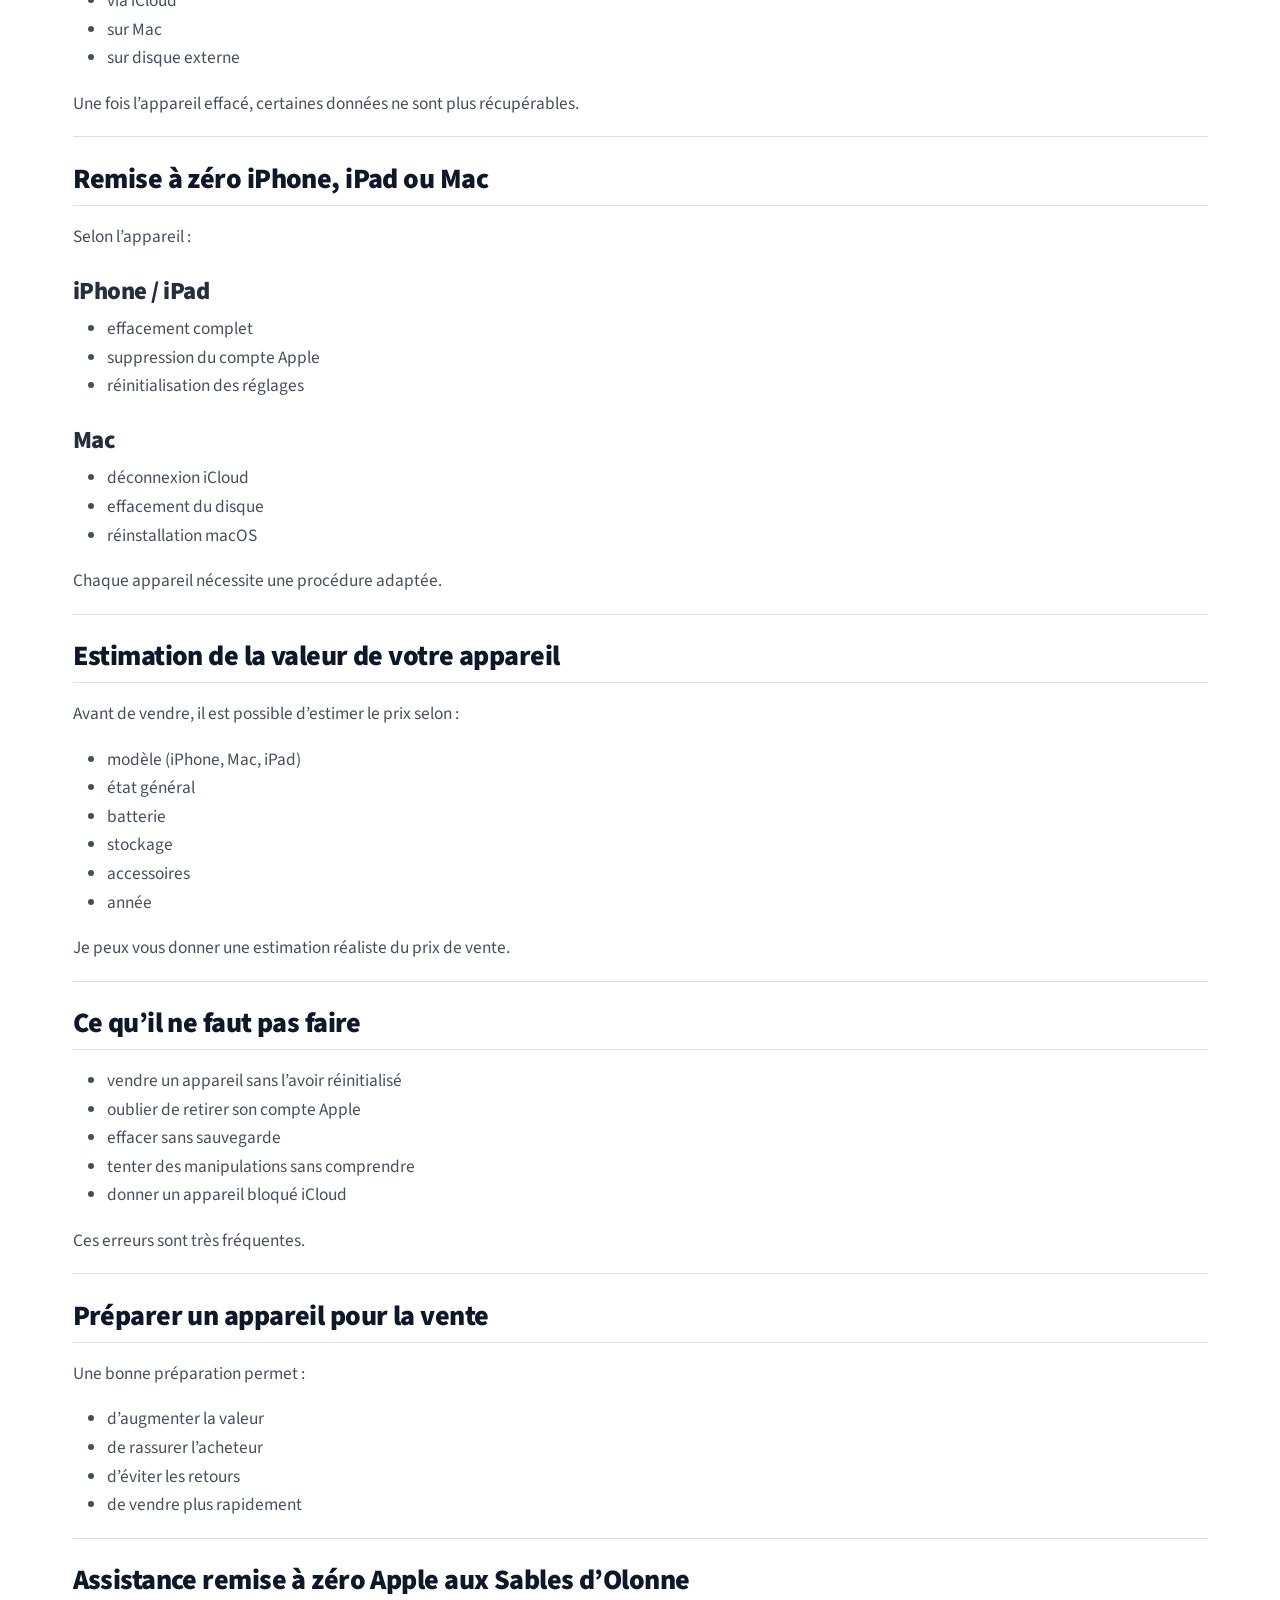
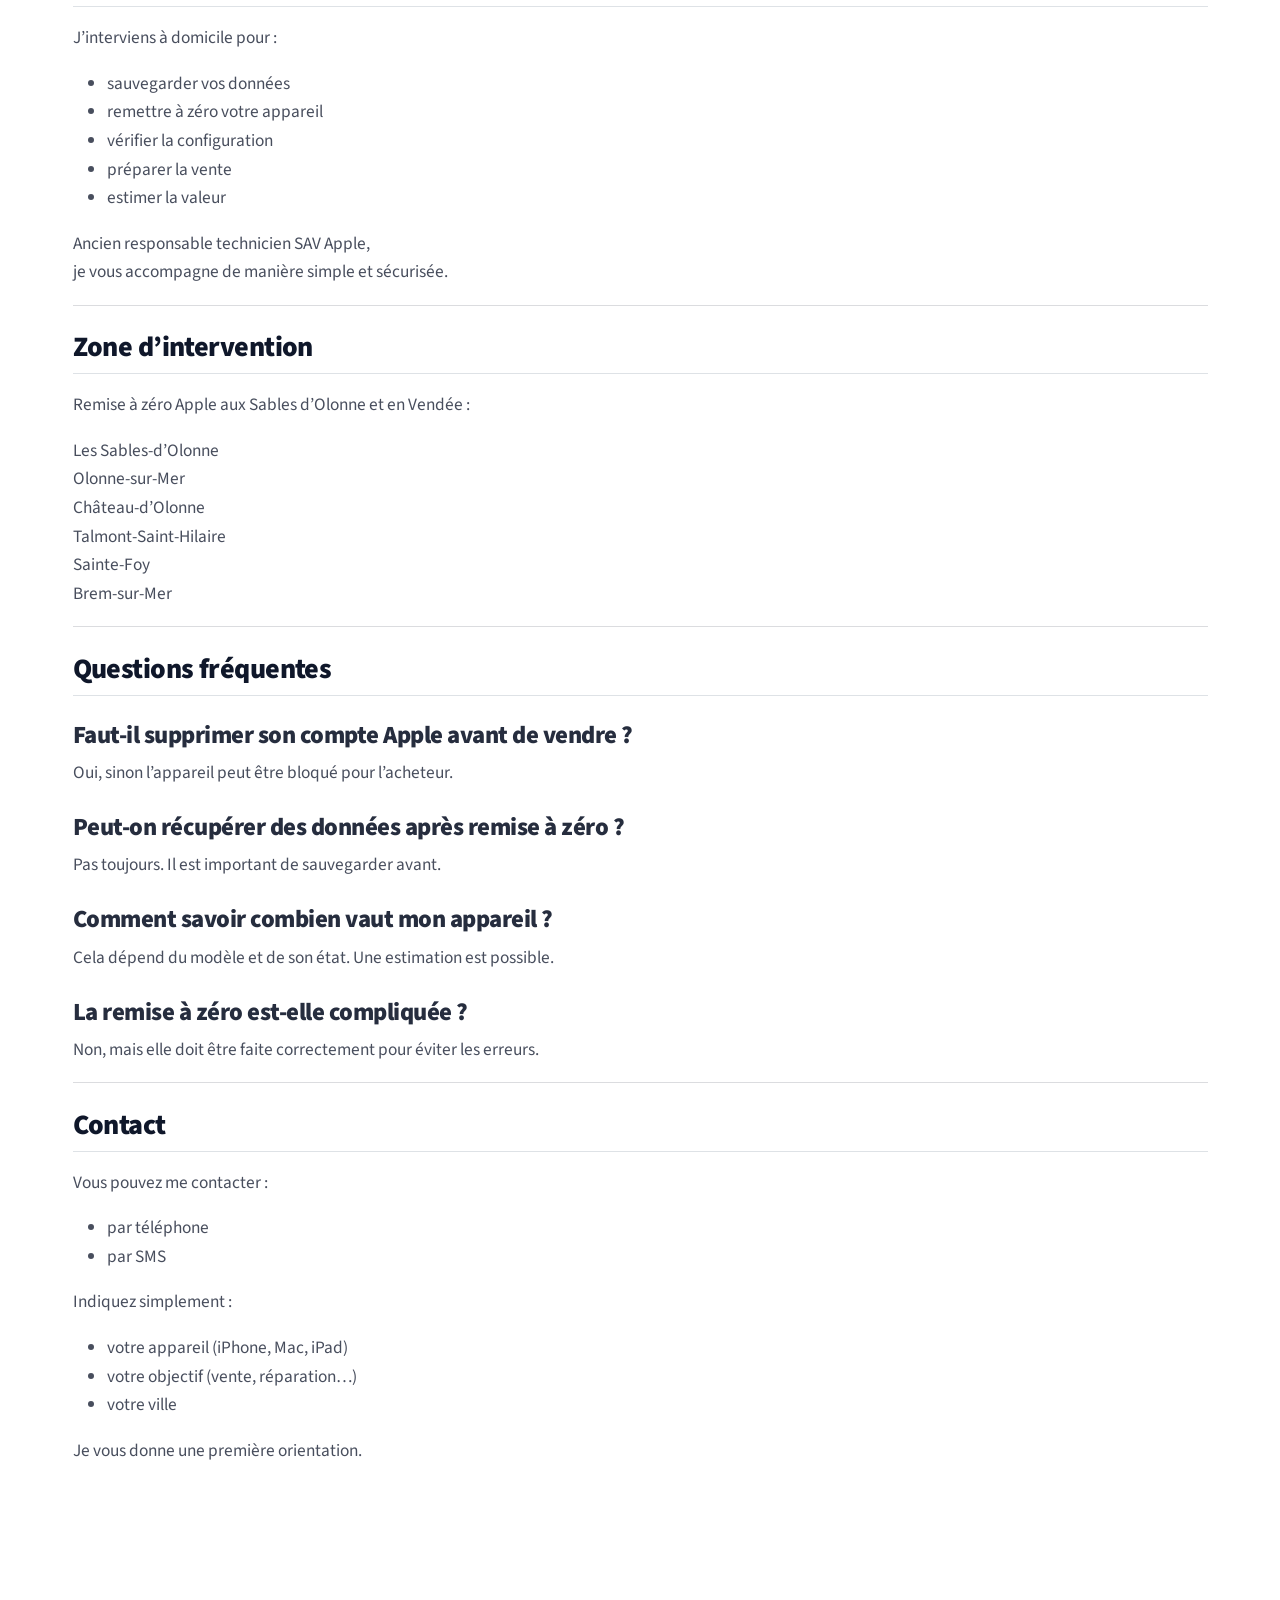
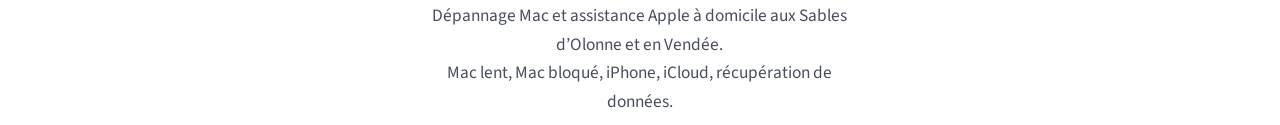
<file: resetApple.html>
<!DOCTYPE html>
<html xmlns="http://www.w3.org/1999/xhtml" lang="fr" xml:lang="fr"><head>

<meta charset="utf-8">
<meta name="generator" content="quarto-1.6.42">

<meta name="viewport" content="width=device-width, initial-scale=1.0, user-scalable=yes">


<title>Remise à zéro iPhone Mac Les Sables d’Olonne – Préparer une vente Apple Vendée – Dépannage Mac Les Sables d’Olonne – Assistance Apple Vendée</title>
<style>
code{white-space: pre-wrap;}
span.smallcaps{font-variant: small-caps;}
div.columns{display: flex; gap: min(4vw, 1.5em);}
div.column{flex: auto; overflow-x: auto;}
div.hanging-indent{margin-left: 1.5em; text-indent: -1.5em;}
ul.task-list{list-style: none;}
ul.task-list li input[type="checkbox"] {
  width: 0.8em;
  margin: 0 0.8em 0.2em -1em; /* quarto-specific, see https://github.com/quarto-dev/quarto-cli/issues/4556 */ 
  vertical-align: middle;
}
</style>


<script src="site_libs/quarto-nav/quarto-nav.js"></script>
<script src="site_libs/clipboard/clipboard.min.js"></script>
<script src="site_libs/quarto-search/autocomplete.umd.js"></script>
<script src="site_libs/quarto-search/fuse.min.js"></script>
<script src="site_libs/quarto-search/quarto-search.js"></script>
<meta name="quarto:offset" content="./">
<link href="./profile.jpg" rel="icon" type="image/jpeg">
<script src="site_libs/quarto-html/quarto.js"></script>
<script src="site_libs/quarto-html/popper.min.js"></script>
<script src="site_libs/quarto-html/tippy.umd.min.js"></script>
<script src="site_libs/quarto-html/anchor.min.js"></script>
<link href="site_libs/quarto-html/tippy.css" rel="stylesheet">
<link href="site_libs/quarto-html/quarto-syntax-highlighting-2f5df379a58b258e96c21c0638c20c03.css" rel="stylesheet" id="quarto-text-highlighting-styles">
<script src="site_libs/bootstrap/bootstrap.min.js"></script>
<link href="site_libs/bootstrap/bootstrap-icons.css" rel="stylesheet">
<link href="site_libs/bootstrap/bootstrap-74c90939484fe00be8d5db7ece5ff9a7.min.css" rel="stylesheet" append-hash="true" id="quarto-bootstrap" data-mode="light">
<script id="quarto-search-options" type="application/json">{
  "location": "navbar",
  "copy-button": false,
  "collapse-after": 3,
  "panel-placement": "end",
  "type": "overlay",
  "limit": 50,
  "keyboard-shortcut": [
    "f",
    "/",
    "s"
  ],
  "show-item-context": false,
  "language": {
    "search-no-results-text": "Pas de résultats",
    "search-matching-documents-text": "documents trouvés",
    "search-copy-link-title": "Copier le lien vers la recherche",
    "search-hide-matches-text": "Cacher les correspondances additionnelles",
    "search-more-match-text": "correspondance de plus dans ce document",
    "search-more-matches-text": "correspondances de plus dans ce document",
    "search-clear-button-title": "Effacer",
    "search-text-placeholder": "",
    "search-detached-cancel-button-title": "Annuler",
    "search-submit-button-title": "Envoyer",
    "search-label": "Recherche"
  }
}</script>
<style>html{ scroll-behavior: smooth; }</style>
<!-- SEO -->
<meta name="robots" content="index, follow">
<meta name="author" content="Mathieu G.">
<meta name="geo.region" content="FR-85">
<meta name="geo.placename" content="Les Sables-d'Olonne">

<!-- Mots clés (faible impact mais utile cohérence) -->
<meta name="keywords" content="dépannage Mac Les Sables d'Olonne, assistance Apple Vendée, Mac lent, Mac bloqué, récupération données Mac, configuration iPhone, iCloud, Apple ID, dépannage Apple domicile Vendée">

<!-- Open Graph -->
<meta property="og:type" content="website">
<meta property="og:locale" content="fr_FR">
<meta property="og:title" content="Remise à zéro iPhone Mac Les Sables d’Olonne – Préparer une vente Apple Vendée – Dépannage Mac Les Sables d’Olonne – Assistance Apple Vendée">
<meta property="og:description" content="Dépannage Mac, iPhone et assistance Apple à domicile aux Sables d’Olonne et en Vendée. Mac lent, Mac bloqué, récupération de données, configuration et conseils Apple.">
<meta property="og:url" content="https://mathieug85.github.io/InformatiqueDomicile85/">
<meta property="og:image" content="https://mathieug85.github.io/InformatiqueDomicile85/profile.jpg">

<!-- Mobile UX -->
<meta name="viewport" content="width=device-width, initial-scale=1, viewport-fit=cover">


<link rel="stylesheet" href="styles.css">
</head>

<body class="nav-fixed">

<div id="quarto-search-results"></div>
  <header id="quarto-header" class="headroom fixed-top">
    <nav class="navbar navbar-expand-lg " data-bs-theme="dark">
      <div class="navbar-container container-fluid">
      <div class="navbar-brand-container mx-auto">
    <a class="navbar-brand" href="./index.html">
    <span class="navbar-title">Assistance Apple</span>
    </a>
  </div>
            <div id="quarto-search" class="" title="Recherche"></div>
          <button class="navbar-toggler" type="button" data-bs-toggle="collapse" data-bs-target="#navbarCollapse" aria-controls="navbarCollapse" role="menu" aria-expanded="false" aria-label="Basculer la navigation" onclick="if (window.quartoToggleHeadroom) { window.quartoToggleHeadroom(); }">
  <span class="navbar-toggler-icon"></span>
</button>
          <div class="collapse navbar-collapse" id="navbarCollapse">
            <ul class="navbar-nav navbar-nav-scroll me-auto">
  <li class="nav-item">
    <a class="nav-link" href="./index.html"> 
<span class="menu-text">Accueil</span></a>
  </li>  
  <li class="nav-item dropdown ">
    <a class="nav-link dropdown-toggle" href="#" id="nav-menu-dépannage-mac" role="link" data-bs-toggle="dropdown" aria-expanded="false">
 <span class="menu-text">Dépannage Mac</span>
    </a>
    <ul class="dropdown-menu" aria-labelledby="nav-menu-dépannage-mac">    
        <li>
    <a class="dropdown-item" href="./maclent.html">
 <span class="dropdown-text">Mac lent</span></a>
  </li>  
        <li>
    <a class="dropdown-item" href="./macbloque.html">
 <span class="dropdown-text">Mac bloqué</span></a>
  </li>  
        <li>
    <a class="dropdown-item" href="./donneesmac.html">
 <span class="dropdown-text">Récupération de données</span></a>
  </li>  
    </ul>
  </li>
  <li class="nav-item dropdown ">
    <a class="nav-link dropdown-toggle" href="#" id="nav-menu-installation" role="link" data-bs-toggle="dropdown" aria-expanded="false">
 <span class="menu-text">Installation</span>
    </a>
    <ul class="dropdown-menu" aria-labelledby="nav-menu-installation">    
        <li>
    <a class="dropdown-item" href="./configurationMac.html">
 <span class="dropdown-text">Nouveau Mac</span></a>
  </li>  
        <li>
    <a class="dropdown-item" href="./configurationiPhone.html">
 <span class="dropdown-text">Nouvel iPhone</span></a>
  </li>  
    </ul>
  </li>
  <li class="nav-item dropdown ">
    <a class="nav-link dropdown-toggle" href="#" id="nav-menu-services-apple" role="link" data-bs-toggle="dropdown" aria-expanded="false">
 <span class="menu-text">Services Apple</span>
    </a>
    <ul class="dropdown-menu" aria-labelledby="nav-menu-services-apple">    
        <li>
    <a class="dropdown-item" href="./photosApple.html">
 <span class="dropdown-text">Photos iPhone / Mac</span></a>
  </li>  
        <li>
    <a class="dropdown-item" href="./identifiantApple.html">
 <span class="dropdown-text">Identifiant Apple</span></a>
  </li>  
        <li>
    <a class="dropdown-item" href="./resetApple.html">
 <span class="dropdown-text">Remise à zéro</span></a>
  </li>  
        <li>
    <a class="dropdown-item" href="./achatApple.html">
 <span class="dropdown-text">Conseil achat Apple</span></a>
  </li>  
    </ul>
  </li>
</ul>
            <ul class="navbar-nav navbar-nav-scroll ms-auto">
  <li class="nav-item">
    <a class="nav-link" href="tel:+33627101468"> 
<span class="menu-text">Appeler</span></a>
  </li>  
  <li class="nav-item">
    <a class="nav-link" href="sms:+33627101468"> 
<span class="menu-text">SMS</span></a>
  </li>  
</ul>
          </div> <!-- /navcollapse -->
            <div class="quarto-navbar-tools">
</div>
      </div> <!-- /container-fluid -->
    </nav>
</header>
<!-- content -->
<div id="quarto-content" class="quarto-container page-columns page-rows-contents page-layout-full page-navbar">
<!-- sidebar -->
<!-- margin-sidebar -->
    
<!-- main -->
<main class="content column-page" id="quarto-document-content">

<header id="title-block-header" class="quarto-title-block default">
<div class="quarto-title">
<h1 class="title">Remise à zéro iPhone Mac Les Sables d’Olonne – Préparer une vente Apple Vendée</h1>
</div>



<div class="quarto-title-meta column-page">

    
  
    
  </div>
  


</header>


<section id="remise-à-zéro-iphone-ipad-et-mac-aux-sables-dolonne" class="level1">
<h1>Remise à zéro iPhone, iPad et Mac aux Sables d’Olonne</h1>
<p>Vous souhaitez vendre ou réparer votre appareil Apple ?</p>
<p>Avant toute vente ou intervention, il est important de bien préparer votre iPhone, iPad ou Mac.</p>
<p>Une mauvaise manipulation peut entraîner :</p>
<ul>
<li>perte de données<br>
</li>
<li>blocage iCloud<br>
</li>
<li>appareil inutilisable pour l’acheteur<br>
</li>
<li>perte de valeur</li>
</ul>
<p>Je vous accompagne aux Sables d’Olonne et en Vendée pour une remise à zéro propre et sécurisée.</p>
<hr>
<section id="pourquoi-faire-une-remise-à-zéro-correctement" class="level2">
<h2 class="anchored" data-anchor-id="pourquoi-faire-une-remise-à-zéro-correctement">Pourquoi faire une remise à zéro correctement</h2>
<p>Avant une vente ou une réparation, il est essentiel de :</p>
<ul>
<li>supprimer vos données personnelles<br>
</li>
<li>désactiver la localisation (Localiser / Find My)<br>
</li>
<li>retirer votre identifiant Apple<br>
</li>
<li>éviter le blocage iCloud<br>
</li>
<li>préparer l’appareil pour le futur utilisateur</li>
</ul>
<p>Une étape oubliée peut rendre l’appareil inutilisable.</p>
<hr>
</section>
<section id="supprimer-la-localisation-avant-vente-ou-réparation" class="level2">
<h2 class="anchored" data-anchor-id="supprimer-la-localisation-avant-vente-ou-réparation">Supprimer la localisation avant vente ou réparation</h2>
<p>Un point très important.</p>
<p>Avant de céder votre appareil, il faut :</p>
<ul>
<li>désactiver “Localiser” (Find My iPhone / Mac)<br>
</li>
<li>se déconnecter de votre compte Apple<br>
</li>
<li>supprimer l’appareil de votre compte iCloud</li>
</ul>
<p>Sinon :</p>
<ul>
<li>l’acheteur ne pourra pas l’utiliser<br>
</li>
<li>le technicien ne pourra pas intervenir</li>
</ul>
<hr>
</section>
<section id="sauvegarder-ses-données-avant-remise-à-zéro" class="level2">
<h2 class="anchored" data-anchor-id="sauvegarder-ses-données-avant-remise-à-zéro">Sauvegarder ses données avant remise à zéro</h2>
<p>Avant toute suppression, il faut vérifier vos données :</p>
<ul>
<li>photos<br>
</li>
<li>contacts<br>
</li>
<li>messages<br>
</li>
<li>documents<br>
</li>
<li>applications</li>
</ul>
<p>Sauvegarde possible :</p>
<ul>
<li>via iCloud<br>
</li>
<li>sur Mac<br>
</li>
<li>sur disque externe</li>
</ul>
<p>Une fois l’appareil effacé, certaines données ne sont plus récupérables.</p>
<hr>
</section>
<section id="remise-à-zéro-iphone-ipad-ou-mac" class="level2">
<h2 class="anchored" data-anchor-id="remise-à-zéro-iphone-ipad-ou-mac">Remise à zéro iPhone, iPad ou Mac</h2>
<p>Selon l’appareil :</p>
<section id="iphone-ipad" class="level3">
<h3 class="anchored" data-anchor-id="iphone-ipad">iPhone / iPad</h3>
<ul>
<li>effacement complet<br>
</li>
<li>suppression du compte Apple<br>
</li>
<li>réinitialisation des réglages</li>
</ul>
</section>
<section id="mac" class="level3">
<h3 class="anchored" data-anchor-id="mac">Mac</h3>
<ul>
<li>déconnexion iCloud<br>
</li>
<li>effacement du disque<br>
</li>
<li>réinstallation macOS</li>
</ul>
<p>Chaque appareil nécessite une procédure adaptée.</p>
<hr>
</section>
</section>
<section id="estimation-de-la-valeur-de-votre-appareil" class="level2">
<h2 class="anchored" data-anchor-id="estimation-de-la-valeur-de-votre-appareil">Estimation de la valeur de votre appareil</h2>
<p>Avant de vendre, il est possible d’estimer le prix selon :</p>
<ul>
<li>modèle (iPhone, Mac, iPad)<br>
</li>
<li>état général<br>
</li>
<li>batterie<br>
</li>
<li>stockage<br>
</li>
<li>accessoires<br>
</li>
<li>année</li>
</ul>
<p>Je peux vous donner une estimation réaliste du prix de vente.</p>
<hr>
</section>
<section id="ce-quil-ne-faut-pas-faire" class="level2">
<h2 class="anchored" data-anchor-id="ce-quil-ne-faut-pas-faire">Ce qu’il ne faut pas faire</h2>
<ul>
<li>vendre un appareil sans l’avoir réinitialisé<br>
</li>
<li>oublier de retirer son compte Apple<br>
</li>
<li>effacer sans sauvegarde<br>
</li>
<li>tenter des manipulations sans comprendre<br>
</li>
<li>donner un appareil bloqué iCloud</li>
</ul>
<p>Ces erreurs sont très fréquentes.</p>
<hr>
</section>
<section id="préparer-un-appareil-pour-la-vente" class="level2">
<h2 class="anchored" data-anchor-id="préparer-un-appareil-pour-la-vente">Préparer un appareil pour la vente</h2>
<p>Une bonne préparation permet :</p>
<ul>
<li>d’augmenter la valeur<br>
</li>
<li>de rassurer l’acheteur<br>
</li>
<li>d’éviter les retours<br>
</li>
<li>de vendre plus rapidement</li>
</ul>
<hr>
</section>
<section id="assistance-remise-à-zéro-apple-aux-sables-dolonne" class="level2">
<h2 class="anchored" data-anchor-id="assistance-remise-à-zéro-apple-aux-sables-dolonne">Assistance remise à zéro Apple aux Sables d’Olonne</h2>
<p>J’interviens à domicile pour :</p>
<ul>
<li>sauvegarder vos données<br>
</li>
<li>remettre à zéro votre appareil<br>
</li>
<li>vérifier la configuration<br>
</li>
<li>préparer la vente<br>
</li>
<li>estimer la valeur</li>
</ul>
<p>Ancien responsable technicien SAV Apple,<br>
je vous accompagne de manière simple et sécurisée.</p>
<hr>
</section>
<section id="zone-dintervention" class="level2">
<h2 class="anchored" data-anchor-id="zone-dintervention">Zone d’intervention</h2>
<p>Remise à zéro Apple aux Sables d’Olonne et en Vendée :</p>
<p>Les Sables-d’Olonne<br>
Olonne-sur-Mer<br>
Château-d’Olonne<br>
Talmont-Saint-Hilaire<br>
Sainte-Foy<br>
Brem-sur-Mer</p>
<hr>
</section>
<section id="questions-fréquentes" class="level2">
<h2 class="anchored" data-anchor-id="questions-fréquentes">Questions fréquentes</h2>
<section id="faut-il-supprimer-son-compte-apple-avant-de-vendre" class="level3">
<h3 class="anchored" data-anchor-id="faut-il-supprimer-son-compte-apple-avant-de-vendre">Faut-il supprimer son compte Apple avant de vendre ?</h3>
<p>Oui, sinon l’appareil peut être bloqué pour l’acheteur.</p>
</section>
<section id="peut-on-récupérer-des-données-après-remise-à-zéro" class="level3">
<h3 class="anchored" data-anchor-id="peut-on-récupérer-des-données-après-remise-à-zéro">Peut-on récupérer des données après remise à zéro ?</h3>
<p>Pas toujours. Il est important de sauvegarder avant.</p>
</section>
<section id="comment-savoir-combien-vaut-mon-appareil" class="level3">
<h3 class="anchored" data-anchor-id="comment-savoir-combien-vaut-mon-appareil">Comment savoir combien vaut mon appareil ?</h3>
<p>Cela dépend du modèle et de son état. Une estimation est possible.</p>
</section>
<section id="la-remise-à-zéro-est-elle-compliquée" class="level3">
<h3 class="anchored" data-anchor-id="la-remise-à-zéro-est-elle-compliquée">La remise à zéro est-elle compliquée ?</h3>
<p>Non, mais elle doit être faite correctement pour éviter les erreurs.</p>
<hr>
</section>
</section>
<section id="contact" class="level2">
<h2 class="anchored" data-anchor-id="contact">Contact</h2>
<p>Vous pouvez me contacter :</p>
<ul>
<li>par téléphone<br>
</li>
<li>par SMS</li>
</ul>
<p>Indiquez simplement :</p>
<ul>
<li>votre appareil (iPhone, Mac, iPad)<br>
</li>
<li>votre objectif (vente, réparation…)<br>
</li>
<li>votre ville</li>
</ul>
<p>Je vous donne une première orientation.</p>
<script type="application/ld+json">
{
  "@context": "https://schema.org",
  "@type": "Service",
  "name": "Remise à zéro iPhone Mac Les Sables d’Olonne",
  "description": "Service de remise à zéro iPhone, iPad et Mac avant vente ou réparation aux Sables d’Olonne et en Vendée. Sauvegarde des données, suppression iCloud et préparation à la vente.",
  "provider": {
    "@type": "LocalBusiness",
    "name": "Assistance Apple à domicile Les Sables d’Olonne",
    "telephone": "+33627101468",
    "address": {
      "@type": "PostalAddress",
      "addressLocality": "Les Sables d’Olonne",
      "addressRegion": "Vendée",
      "postalCode": "85100",
      "addressCountry": "FR"
    }
  },
  "areaServed": [
    { "@type": "City", "name": "Les Sables d’Olonne" },
    { "@type": "AdministrativeArea", "name": "Vendée" }
  ],
  "serviceType": [
    "Remise à zéro iPhone",
    "Réinitialisation Mac",
    "Préparation vente Apple",
    "Suppression iCloud",
    "Effacement données Apple"
  ],
  "keywords": [
    "remise à zéro iPhone",
    "réinitialiser Mac",
    "supprimer iCloud iPhone",
    "préparer iPhone vente",
    "effacer Mac avant vente",
    "reset Apple Les Sables d’Olonne",
    "remise à zéro Apple Vendée"
  ]
}
</script>


</section>
</section>

</main> <!-- /main -->
<script id="quarto-html-after-body" type="application/javascript">
window.document.addEventListener("DOMContentLoaded", function (event) {
  const toggleBodyColorMode = (bsSheetEl) => {
    const mode = bsSheetEl.getAttribute("data-mode");
    const bodyEl = window.document.querySelector("body");
    if (mode === "dark") {
      bodyEl.classList.add("quarto-dark");
      bodyEl.classList.remove("quarto-light");
    } else {
      bodyEl.classList.add("quarto-light");
      bodyEl.classList.remove("quarto-dark");
    }
  }
  const toggleBodyColorPrimary = () => {
    const bsSheetEl = window.document.querySelector("link#quarto-bootstrap");
    if (bsSheetEl) {
      toggleBodyColorMode(bsSheetEl);
    }
  }
  toggleBodyColorPrimary();  
  const icon = "";
  const anchorJS = new window.AnchorJS();
  anchorJS.options = {
    placement: 'right',
    icon: icon
  };
  anchorJS.add('.anchored');
  const isCodeAnnotation = (el) => {
    for (const clz of el.classList) {
      if (clz.startsWith('code-annotation-')) {                     
        return true;
      }
    }
    return false;
  }
  const onCopySuccess = function(e) {
    // button target
    const button = e.trigger;
    // don't keep focus
    button.blur();
    // flash "checked"
    button.classList.add('code-copy-button-checked');
    var currentTitle = button.getAttribute("title");
    button.setAttribute("title", "Copié");
    let tooltip;
    if (window.bootstrap) {
      button.setAttribute("data-bs-toggle", "tooltip");
      button.setAttribute("data-bs-placement", "left");
      button.setAttribute("data-bs-title", "Copié");
      tooltip = new bootstrap.Tooltip(button, 
        { trigger: "manual", 
          customClass: "code-copy-button-tooltip",
          offset: [0, -8]});
      tooltip.show();    
    }
    setTimeout(function() {
      if (tooltip) {
        tooltip.hide();
        button.removeAttribute("data-bs-title");
        button.removeAttribute("data-bs-toggle");
        button.removeAttribute("data-bs-placement");
      }
      button.setAttribute("title", currentTitle);
      button.classList.remove('code-copy-button-checked');
    }, 1000);
    // clear code selection
    e.clearSelection();
  }
  const getTextToCopy = function(trigger) {
      const codeEl = trigger.previousElementSibling.cloneNode(true);
      for (const childEl of codeEl.children) {
        if (isCodeAnnotation(childEl)) {
          childEl.remove();
        }
      }
      return codeEl.innerText;
  }
  const clipboard = new window.ClipboardJS('.code-copy-button:not([data-in-quarto-modal])', {
    text: getTextToCopy
  });
  clipboard.on('success', onCopySuccess);
  if (window.document.getElementById('quarto-embedded-source-code-modal')) {
    const clipboardModal = new window.ClipboardJS('.code-copy-button[data-in-quarto-modal]', {
      text: getTextToCopy,
      container: window.document.getElementById('quarto-embedded-source-code-modal')
    });
    clipboardModal.on('success', onCopySuccess);
  }
    var localhostRegex = new RegExp(/^(?:http|https):\/\/localhost\:?[0-9]*\//);
    var mailtoRegex = new RegExp(/^mailto:/);
      var filterRegex = new RegExp("https:\/\/mathieug85\.github\.io\/InformatiqueDomicile85\/");
    var isInternal = (href) => {
        return filterRegex.test(href) || localhostRegex.test(href) || mailtoRegex.test(href);
    }
    // Inspect non-navigation links and adorn them if external
 	var links = window.document.querySelectorAll('a[href]:not(.nav-link):not(.navbar-brand):not(.toc-action):not(.sidebar-link):not(.sidebar-item-toggle):not(.pagination-link):not(.no-external):not([aria-hidden]):not(.dropdown-item):not(.quarto-navigation-tool):not(.about-link)');
    for (var i=0; i<links.length; i++) {
      const link = links[i];
      if (!isInternal(link.href)) {
        // undo the damage that might have been done by quarto-nav.js in the case of
        // links that we want to consider external
        if (link.dataset.originalHref !== undefined) {
          link.href = link.dataset.originalHref;
        }
          // target, if specified
          link.setAttribute("target", "_blank");
          if (link.getAttribute("rel") === null) {
            link.setAttribute("rel", "noopener");
          }
      }
    }
  function tippyHover(el, contentFn, onTriggerFn, onUntriggerFn) {
    const config = {
      allowHTML: true,
      maxWidth: 500,
      delay: 100,
      arrow: false,
      appendTo: function(el) {
          return el.parentElement;
      },
      interactive: true,
      interactiveBorder: 10,
      theme: 'quarto',
      placement: 'bottom-start',
    };
    if (contentFn) {
      config.content = contentFn;
    }
    if (onTriggerFn) {
      config.onTrigger = onTriggerFn;
    }
    if (onUntriggerFn) {
      config.onUntrigger = onUntriggerFn;
    }
    window.tippy(el, config); 
  }
  const noterefs = window.document.querySelectorAll('a[role="doc-noteref"]');
  for (var i=0; i<noterefs.length; i++) {
    const ref = noterefs[i];
    tippyHover(ref, function() {
      // use id or data attribute instead here
      let href = ref.getAttribute('data-footnote-href') || ref.getAttribute('href');
      try { href = new URL(href).hash; } catch {}
      const id = href.replace(/^#\/?/, "");
      const note = window.document.getElementById(id);
      if (note) {
        return note.innerHTML;
      } else {
        return "";
      }
    });
  }
  const xrefs = window.document.querySelectorAll('a.quarto-xref');
  const processXRef = (id, note) => {
    // Strip column container classes
    const stripColumnClz = (el) => {
      el.classList.remove("page-full", "page-columns");
      if (el.children) {
        for (const child of el.children) {
          stripColumnClz(child);
        }
      }
    }
    stripColumnClz(note)
    if (id === null || id.startsWith('sec-')) {
      // Special case sections, only their first couple elements
      const container = document.createElement("div");
      if (note.children && note.children.length > 2) {
        container.appendChild(note.children[0].cloneNode(true));
        for (let i = 1; i < note.children.length; i++) {
          const child = note.children[i];
          if (child.tagName === "P" && child.innerText === "") {
            continue;
          } else {
            container.appendChild(child.cloneNode(true));
            break;
          }
        }
        if (window.Quarto?.typesetMath) {
          window.Quarto.typesetMath(container);
        }
        return container.innerHTML
      } else {
        if (window.Quarto?.typesetMath) {
          window.Quarto.typesetMath(note);
        }
        return note.innerHTML;
      }
    } else {
      // Remove any anchor links if they are present
      const anchorLink = note.querySelector('a.anchorjs-link');
      if (anchorLink) {
        anchorLink.remove();
      }
      if (window.Quarto?.typesetMath) {
        window.Quarto.typesetMath(note);
      }
      if (note.classList.contains("callout")) {
        return note.outerHTML;
      } else {
        return note.innerHTML;
      }
    }
  }
  for (var i=0; i<xrefs.length; i++) {
    const xref = xrefs[i];
    tippyHover(xref, undefined, function(instance) {
      instance.disable();
      let url = xref.getAttribute('href');
      let hash = undefined; 
      if (url.startsWith('#')) {
        hash = url;
      } else {
        try { hash = new URL(url).hash; } catch {}
      }
      if (hash) {
        const id = hash.replace(/^#\/?/, "");
        const note = window.document.getElementById(id);
        if (note !== null) {
          try {
            const html = processXRef(id, note.cloneNode(true));
            instance.setContent(html);
          } finally {
            instance.enable();
            instance.show();
          }
        } else {
          // See if we can fetch this
          fetch(url.split('#')[0])
          .then(res => res.text())
          .then(html => {
            const parser = new DOMParser();
            const htmlDoc = parser.parseFromString(html, "text/html");
            const note = htmlDoc.getElementById(id);
            if (note !== null) {
              const html = processXRef(id, note);
              instance.setContent(html);
            } 
          }).finally(() => {
            instance.enable();
            instance.show();
          });
        }
      } else {
        // See if we can fetch a full url (with no hash to target)
        // This is a special case and we should probably do some content thinning / targeting
        fetch(url)
        .then(res => res.text())
        .then(html => {
          const parser = new DOMParser();
          const htmlDoc = parser.parseFromString(html, "text/html");
          const note = htmlDoc.querySelector('main.content');
          if (note !== null) {
            // This should only happen for chapter cross references
            // (since there is no id in the URL)
            // remove the first header
            if (note.children.length > 0 && note.children[0].tagName === "HEADER") {
              note.children[0].remove();
            }
            const html = processXRef(null, note);
            instance.setContent(html);
          } 
        }).finally(() => {
          instance.enable();
          instance.show();
        });
      }
    }, function(instance) {
    });
  }
      let selectedAnnoteEl;
      const selectorForAnnotation = ( cell, annotation) => {
        let cellAttr = 'data-code-cell="' + cell + '"';
        let lineAttr = 'data-code-annotation="' +  annotation + '"';
        const selector = 'span[' + cellAttr + '][' + lineAttr + ']';
        return selector;
      }
      const selectCodeLines = (annoteEl) => {
        const doc = window.document;
        const targetCell = annoteEl.getAttribute("data-target-cell");
        const targetAnnotation = annoteEl.getAttribute("data-target-annotation");
        const annoteSpan = window.document.querySelector(selectorForAnnotation(targetCell, targetAnnotation));
        const lines = annoteSpan.getAttribute("data-code-lines").split(",");
        const lineIds = lines.map((line) => {
          return targetCell + "-" + line;
        })
        let top = null;
        let height = null;
        let parent = null;
        if (lineIds.length > 0) {
            //compute the position of the single el (top and bottom and make a div)
            const el = window.document.getElementById(lineIds[0]);
            top = el.offsetTop;
            height = el.offsetHeight;
            parent = el.parentElement.parentElement;
          if (lineIds.length > 1) {
            const lastEl = window.document.getElementById(lineIds[lineIds.length - 1]);
            const bottom = lastEl.offsetTop + lastEl.offsetHeight;
            height = bottom - top;
          }
          if (top !== null && height !== null && parent !== null) {
            // cook up a div (if necessary) and position it 
            let div = window.document.getElementById("code-annotation-line-highlight");
            if (div === null) {
              div = window.document.createElement("div");
              div.setAttribute("id", "code-annotation-line-highlight");
              div.style.position = 'absolute';
              parent.appendChild(div);
            }
            div.style.top = top - 2 + "px";
            div.style.height = height + 4 + "px";
            div.style.left = 0;
            let gutterDiv = window.document.getElementById("code-annotation-line-highlight-gutter");
            if (gutterDiv === null) {
              gutterDiv = window.document.createElement("div");
              gutterDiv.setAttribute("id", "code-annotation-line-highlight-gutter");
              gutterDiv.style.position = 'absolute';
              const codeCell = window.document.getElementById(targetCell);
              const gutter = codeCell.querySelector('.code-annotation-gutter');
              gutter.appendChild(gutterDiv);
            }
            gutterDiv.style.top = top - 2 + "px";
            gutterDiv.style.height = height + 4 + "px";
          }
          selectedAnnoteEl = annoteEl;
        }
      };
      const unselectCodeLines = () => {
        const elementsIds = ["code-annotation-line-highlight", "code-annotation-line-highlight-gutter"];
        elementsIds.forEach((elId) => {
          const div = window.document.getElementById(elId);
          if (div) {
            div.remove();
          }
        });
        selectedAnnoteEl = undefined;
      };
        // Handle positioning of the toggle
    window.addEventListener(
      "resize",
      throttle(() => {
        elRect = undefined;
        if (selectedAnnoteEl) {
          selectCodeLines(selectedAnnoteEl);
        }
      }, 10)
    );
    function throttle(fn, ms) {
    let throttle = false;
    let timer;
      return (...args) => {
        if(!throttle) { // first call gets through
            fn.apply(this, args);
            throttle = true;
        } else { // all the others get throttled
            if(timer) clearTimeout(timer); // cancel #2
            timer = setTimeout(() => {
              fn.apply(this, args);
              timer = throttle = false;
            }, ms);
        }
      };
    }
      // Attach click handler to the DT
      const annoteDls = window.document.querySelectorAll('dt[data-target-cell]');
      for (const annoteDlNode of annoteDls) {
        annoteDlNode.addEventListener('click', (event) => {
          const clickedEl = event.target;
          if (clickedEl !== selectedAnnoteEl) {
            unselectCodeLines();
            const activeEl = window.document.querySelector('dt[data-target-cell].code-annotation-active');
            if (activeEl) {
              activeEl.classList.remove('code-annotation-active');
            }
            selectCodeLines(clickedEl);
            clickedEl.classList.add('code-annotation-active');
          } else {
            // Unselect the line
            unselectCodeLines();
            clickedEl.classList.remove('code-annotation-active');
          }
        });
      }
  const findCites = (el) => {
    const parentEl = el.parentElement;
    if (parentEl) {
      const cites = parentEl.dataset.cites;
      if (cites) {
        return {
          el,
          cites: cites.split(' ')
        };
      } else {
        return findCites(el.parentElement)
      }
    } else {
      return undefined;
    }
  };
  var bibliorefs = window.document.querySelectorAll('a[role="doc-biblioref"]');
  for (var i=0; i<bibliorefs.length; i++) {
    const ref = bibliorefs[i];
    const citeInfo = findCites(ref);
    if (citeInfo) {
      tippyHover(citeInfo.el, function() {
        var popup = window.document.createElement('div');
        citeInfo.cites.forEach(function(cite) {
          var citeDiv = window.document.createElement('div');
          citeDiv.classList.add('hanging-indent');
          citeDiv.classList.add('csl-entry');
          var biblioDiv = window.document.getElementById('ref-' + cite);
          if (biblioDiv) {
            citeDiv.innerHTML = biblioDiv.innerHTML;
          }
          popup.appendChild(citeDiv);
        });
        return popup.innerHTML;
      });
    }
  }
});
</script>
</div> <!-- /content -->
<footer class="footer">
  <div class="nav-footer">
    <div class="nav-footer-left">
      &nbsp;
    </div>   
    <div class="nav-footer-center">
<p>Dépannage Mac et assistance Apple à domicile aux Sables d’Olonne et en Vendée.<br>
Mac lent, Mac bloqué, iPhone, iCloud, récupération de données.</p>
</div>
    <div class="nav-footer-right">
      &nbsp;
    </div>
  </div>
</footer>




<script src="site_libs/quarto-html/zenscroll-min.js"></script>
</body></html>
</file>
<file: site_libs/quarto-html/tippy.css>
.tippy-box[data-animation=fade][data-state=hidden]{opacity:0}[data-tippy-root]{max-width:calc(100vw - 10px)}.tippy-box{position:relative;background-color:#333;color:#fff;border-radius:4px;font-size:14px;line-height:1.4;white-space:normal;outline:0;transition-property:transform,visibility,opacity}.tippy-box[data-placement^=top]>.tippy-arrow{bottom:0}.tippy-box[data-placement^=top]>.tippy-arrow:before{bottom:-7px;left:0;border-width:8px 8px 0;border-top-color:initial;transform-origin:center top}.tippy-box[data-placement^=bottom]>.tippy-arrow{top:0}.tippy-box[data-placement^=bottom]>.tippy-arrow:before{top:-7px;left:0;border-width:0 8px 8px;border-bottom-color:initial;transform-origin:center bottom}.tippy-box[data-placement^=left]>.tippy-arrow{right:0}.tippy-box[data-placement^=left]>.tippy-arrow:before{border-width:8px 0 8px 8px;border-left-color:initial;right:-7px;transform-origin:center left}.tippy-box[data-placement^=right]>.tippy-arrow{left:0}.tippy-box[data-placement^=right]>.tippy-arrow:before{left:-7px;border-width:8px 8px 8px 0;border-right-color:initial;transform-origin:center right}.tippy-box[data-inertia][data-state=visible]{transition-timing-function:cubic-bezier(.54,1.5,.38,1.11)}.tippy-arrow{width:16px;height:16px;color:#333}.tippy-arrow:before{content:"";position:absolute;border-color:transparent;border-style:solid}.tippy-content{position:relative;padding:5px 9px;z-index:1}
</file>
<file: site_libs/quarto-html/quarto-syntax-highlighting-2f5df379a58b258e96c21c0638c20c03.css>
/* quarto syntax highlight colors */
:root {
  --quarto-hl-ot-color: #003B4F;
  --quarto-hl-at-color: #657422;
  --quarto-hl-ss-color: #20794D;
  --quarto-hl-an-color: #5E5E5E;
  --quarto-hl-fu-color: #4758AB;
  --quarto-hl-st-color: #20794D;
  --quarto-hl-cf-color: #003B4F;
  --quarto-hl-op-color: #5E5E5E;
  --quarto-hl-er-color: #AD0000;
  --quarto-hl-bn-color: #AD0000;
  --quarto-hl-al-color: #AD0000;
  --quarto-hl-va-color: #111111;
  --quarto-hl-bu-color: inherit;
  --quarto-hl-ex-color: inherit;
  --quarto-hl-pp-color: #AD0000;
  --quarto-hl-in-color: #5E5E5E;
  --quarto-hl-vs-color: #20794D;
  --quarto-hl-wa-color: #5E5E5E;
  --quarto-hl-do-color: #5E5E5E;
  --quarto-hl-im-color: #00769E;
  --quarto-hl-ch-color: #20794D;
  --quarto-hl-dt-color: #AD0000;
  --quarto-hl-fl-color: #AD0000;
  --quarto-hl-co-color: #5E5E5E;
  --quarto-hl-cv-color: #5E5E5E;
  --quarto-hl-cn-color: #8f5902;
  --quarto-hl-sc-color: #5E5E5E;
  --quarto-hl-dv-color: #AD0000;
  --quarto-hl-kw-color: #003B4F;
}

/* other quarto variables */
:root {
  --quarto-font-monospace: SFMono-Regular, Menlo, Monaco, Consolas, "Liberation Mono", "Courier New", monospace;
}

pre > code.sourceCode > span {
  color: #003B4F;
}

code span {
  color: #003B4F;
}

code.sourceCode > span {
  color: #003B4F;
}

div.sourceCode,
div.sourceCode pre.sourceCode {
  color: #003B4F;
}

code span.ot {
  color: #003B4F;
  font-style: inherit;
}

code span.at {
  color: #657422;
  font-style: inherit;
}

code span.ss {
  color: #20794D;
  font-style: inherit;
}

code span.an {
  color: #5E5E5E;
  font-style: inherit;
}

code span.fu {
  color: #4758AB;
  font-style: inherit;
}

code span.st {
  color: #20794D;
  font-style: inherit;
}

code span.cf {
  color: #003B4F;
  font-weight: bold;
  font-style: inherit;
}

code span.op {
  color: #5E5E5E;
  font-style: inherit;
}

code span.er {
  color: #AD0000;
  font-style: inherit;
}

code span.bn {
  color: #AD0000;
  font-style: inherit;
}

code span.al {
  color: #AD0000;
  font-style: inherit;
}

code span.va {
  color: #111111;
  font-style: inherit;
}

code span.bu {
  font-style: inherit;
}

code span.ex {
  font-style: inherit;
}

code span.pp {
  color: #AD0000;
  font-style: inherit;
}

code span.in {
  color: #5E5E5E;
  font-style: inherit;
}

code span.vs {
  color: #20794D;
  font-style: inherit;
}

code span.wa {
  color: #5E5E5E;
  font-style: italic;
}

code span.do {
  color: #5E5E5E;
  font-style: italic;
}

code span.im {
  color: #00769E;
  font-style: inherit;
}

code span.ch {
  color: #20794D;
  font-style: inherit;
}

code span.dt {
  color: #AD0000;
  font-style: inherit;
}

code span.fl {
  color: #AD0000;
  font-style: inherit;
}

code span.co {
  color: #5E5E5E;
  font-style: inherit;
}

code span.cv {
  color: #5E5E5E;
  font-style: italic;
}

code span.cn {
  color: #8f5902;
  font-style: inherit;
}

code span.sc {
  color: #5E5E5E;
  font-style: inherit;
}

code span.dv {
  color: #AD0000;
  font-style: inherit;
}

code span.kw {
  color: #003B4F;
  font-weight: bold;
  font-style: inherit;
}

.prevent-inlining {
  content: "</";
}

/*# sourceMappingURL=35eb38a806ee71ea6d2563be2308c832.css.map */
</file>
<file: styles.css>
/* =========================================================
   ASSISTANCE APPLE À DOMICILE — identité pro jaune/orangé
   Quarto + Bootstrap friendly — Mobile-first
   ========================================================= */

/* ---------- 1) Variables ---------- */
:root{
  --ink:#0f172a;
  --text:rgba(15,23,42,.92);
  --muted:rgba(15,23,42,.76);
  --bg:#ffffff;
  --panel:rgba(15,23,42,.04);
  --border:rgba(15,23,42,.12);

  --accent:#f59e0b;
  --accent-2:#f97316;
  --accent-strong:#ea580c;
  --accent-soft:rgba(245,158,11,.16);

  --shadow-1:0 10px 24px rgba(2,6,23,.10);
  --shadow-2:0 22px 52px rgba(2,6,23,.16);

  --r-lg:24px;
  --r-md:18px;
  --r-sm:14px;

  --nav-h:72px;
  --t-fast:.15s ease;
  --t-med:.22s ease;

  --focus:0 0 0 4px rgba(245,158,11,.28);
}

@media (max-width:768px){
  :root{ --nav-h:84px; }
}

/* ---------- 2) Base ---------- */
*{ box-sizing:border-box; }

html, body{
  overflow-x:hidden;
}

body{
  margin:0;
  color:var(--text);
  background:var(--bg);
  line-height:1.65;
  padding-top:calc(var(--nav-h) + env(safe-area-inset-top, 0px));
  padding-bottom:0;
  -webkit-font-smoothing:antialiased;
  text-rendering:optimizeLegibility;
}

main{
  padding-bottom:2rem;
}

p, li{
  color:var(--muted);
  font-size:1.02rem;
}

strong{
  color:var(--ink);
}

h1,h2,h3{
  color:var(--ink);
  letter-spacing:-.02em;
}

h1{
  line-height:1.12;
}

h2{
  line-height:1.22;
  margin-top:1.45rem;
  font-weight:850;
}

h3{
  font-weight:850;
}

a{
  color:var(--accent-strong);
  text-decoration:none;
}

a:hover{
  text-decoration:underline;
  text-underline-offset:3px;
}

img, iframe, video{
  max-width:100%;
  height:auto;
}

:where(a, button, .btn, input, textarea, select):focus-visible{
  outline:none;
  box-shadow:var(--focus);
  border-radius:14px;
}

@media (max-width:768px){
  h1,h2,h3{
    hyphens:none;
    -webkit-hyphens:none;
    overflow-wrap:normal;
    word-break:normal;
  }

  p{
    font-size:1.08rem;
    line-height:1.7;
  }

  :where(p,li){
    overflow-wrap:break-word;
    word-break:normal;
  }
}

/* ---------- 3) Navbar ---------- */
.navbar{
  position:fixed !important;
  top:0;
  left:0;
  right:0;
  z-index:1200;
  min-height:var(--nav-h);
  background:rgba(11,18,32,.96) !important;
  backdrop-filter:blur(10px);
  -webkit-backdrop-filter:blur(10px);
  box-shadow:0 10px 26px rgba(2,6,23,.20);
  border-bottom:1px solid rgba(255,255,255,.07);
}

.navbar .navbar-brand,
.navbar .nav-link{
  color:#fff !important;
}

.navbar .navbar-brand{
  white-space:normal;
  line-height:1.12;
  font-weight:900;
}

.navbar .nav-link{
  opacity:.92;
  font-weight:800;
}

.navbar .nav-link:hover{
  opacity:1;
}

/* ---------- 4) Hero ---------- */
.hero-band{
  background:
    radial-gradient(900px 480px at 72% 12%, rgba(245,158,11,.28), transparent 62%),
    radial-gradient(620px 390px at 8% 84%, rgba(249,115,22,.16), transparent 60%),
    linear-gradient(180deg, #0b1220, #0f172a);
  color:#fff;
  padding:1.6rem 0 1.35rem;
  box-shadow:inset 0 1px 0 rgba(255,255,255,.06);
}

.hero-band :where(h1,h2,h3,p,li,small,span,strong,em,a){
  color:#fff !important;
}

.hero-title{
  display:block;
  font-size:clamp(1.75rem, 2.7vw + 1rem, 2.85rem);
  font-weight:950;
  margin:0 0 .4rem;
  text-shadow:0 2px 14px rgba(0,0,0,.30);
}

.hero-subtitle{
  display:block;
  font-size:clamp(1.05rem, 1.1vw + .8rem, 1.4rem);
  line-height:1.35;
  opacity:.94;
  max-width:650px;
  margin:0 0 .7rem;
}

@media (max-width:768px){
  .hero-band{
    padding:1.05rem 0 .95rem;
  }

  .hero-title{
    font-size:1.58rem;
    letter-spacing:-.01em;
  }

  .hero-subtitle{
    font-size:1.05rem;
  }
}

/* ---------- 5) Boutons / CTA ---------- */
.btn{
  border-radius:999px;
  padding:.95rem 1.25rem;
  min-height:48px;
  font-weight:900;
  letter-spacing:.02em;
  font-size:1rem;
  text-decoration:none !important;
  line-height:1.1;
  box-shadow:0 12px 26px rgba(2,6,23,.14);
  transition:
    transform var(--t-fast),
    box-shadow var(--t-fast),
    filter var(--t-fast),
    background var(--t-fast),
    border-color var(--t-fast);
}

.btn:active{
  transform:translateY(0);
}

.btn-primary{
  background:linear-gradient(180deg, var(--accent), var(--accent-2));
  border-color:transparent;
  color:#0b1220 !important;
  box-shadow:
    0 16px 38px rgba(245,158,11,.30),
    inset 0 1px 0 rgba(255,255,255,.25);
}

.btn-primary:hover{
  transform:translateY(-2px);
  filter:saturate(1.06);
  box-shadow:0 22px 50px rgba(245,158,11,.38);
}

.btn-outline{
  background:transparent !important;
  border:2px solid rgba(15,23,42,.18) !important;
  color:var(--ink) !important;
  box-shadow:0 10px 22px rgba(2,6,23,.10);
}

.btn-outline:hover{
  transform:translateY(-1px);
  background:rgba(245,158,11,.10) !important;
  border-color:rgba(245,158,11,.45) !important;
}

.hero-band .btn-outline{
  background:rgba(255,255,255,.10) !important;
  border:2px solid rgba(255,255,255,.34) !important;
  color:#fff !important;
  box-shadow:0 12px 26px rgba(2,6,23,.14);
}

.hero-band .btn-outline:hover{
  background:rgba(255,255,255,.14) !important;
  border-color:rgba(255,255,255,.44) !important;
}

.btn-lg{
  padding:1rem 1.3rem;
  font-size:1.06rem;
}

.hero-cta{
  display:flex;
  flex-wrap:wrap;
  gap:.65rem;
  margin-top:.75rem;
}

.cta-sub{
  font-size:.95rem;
  opacity:.88;
  margin-top:.55rem;
}

@media (max-width:768px){
  .hero-cta{
    gap:.5rem;
  }

  .hero-cta .btn{
    width:100%;
    text-align:center;
  }
}

/* ---------- 6) Grilles ---------- */
.grid{
  gap:1rem;
}

/* ---------- 7) Trust row ---------- */
.trust-row{
  margin:1rem 0 1.15rem;
  padding:1rem 1.05rem;
  border-radius:var(--r-md);
  border:1px solid rgba(245,158,11,.24);
  background:
    radial-gradient(900px 240px at 15% 0%, rgba(245,158,11,.10), transparent 60%),
    rgba(15,23,42,.03);
  box-shadow:var(--shadow-1);
  color:rgba(15,23,42,.86);
  font-weight:500;
  line-height:1.55;
}

.trust-row strong{
  color:var(--ink);
}

/* ---------- 8) Cards ---------- */
.card{
  border-radius:var(--r-md);
  border:1px solid var(--border);
  background:#fff;
  box-shadow:var(--shadow-1);
  padding:1.2rem 1.1rem 1.2rem 1.3rem;
  position:relative;
  transition:
    transform var(--t-med),
    box-shadow var(--t-med),
    border-color var(--t-med);
}

.card:hover{
  transform:translateY(-4px);
  box-shadow:var(--shadow-2);
  border-color:rgba(245,158,11,.28);
}

.card h3{
  margin:0 0 .38rem;
  font-size:1.1rem;
  font-weight:900;
}

.card p{
  margin:0;
}

.card::before{
  content:"";
  position:absolute;
  left:0;
  top:0;
  bottom:0;
  width:4px;
  border-radius:var(--r-md) 0 0 var(--r-md);
  background:linear-gradient(180deg, var(--accent), var(--accent-2));
  opacity:.94;
}

@media (max-width:768px){
  .card{
    padding:1rem 1rem 1rem 1.15rem;
  }

  .card h3{
    font-size:1.06rem;
  }
}

/* ---------- 9) CTA box ---------- */
.cta-box{
  margin:1.15rem 0;
  padding:1rem;
  border-radius:var(--r-md);
  border:2px solid rgba(245,158,11,.34);
  background:
    radial-gradient(800px 260px at 15% 0%, rgba(245,158,11,.12), transparent 60%),
    linear-gradient(180deg, rgba(245,158,11,.10), rgba(249,115,22,.06));
  box-shadow:var(--shadow-1);
}

.cta-box .btn{
  box-shadow:0 10px 22px rgba(2,6,23,.14);
}

/* ---------- 10) Steps ---------- */
.steps{
  margin:1.15rem 0;
  padding:1rem;
  border-radius:var(--r-md);
  border:1px solid var(--border);
  background:
    radial-gradient(900px 320px at 90% 10%, rgba(245,158,11,.08), transparent 62%),
    var(--panel);
}

.steps ol{
  margin:.35rem 0 0;
  padding-left:1.2rem;
}

.steps li{
  margin:.35rem 0;
  color:var(--text);
}

/* ---------- 11) Zone note ---------- */
.zone-note{
  margin-top:.5rem;
  font-size:.95rem;
  color:rgba(15,23,42,.70);
}

/* ---------- 12) Avatar ---------- */
.avatar-img{
  width:clamp(165px, 34vw, 260px);
  aspect-ratio:1/1;
  border-radius:999px;
  object-fit:cover;
  object-position:50% 30%;
  display:block;
  margin:0 auto;
  border:4px solid rgba(255,255,255,.14);
  box-shadow:0 16px 40px rgba(0,0,0,.30);
}

/* ---------- 13) Finitions Quarto ---------- */
hr{
  opacity:.16;
  margin:1.05rem 0;
}

blockquote{
  margin:.75rem 0;
  padding:.85rem 1rem;
  border-left:4px solid rgba(245,158,11,.60);
  background:
    radial-gradient(700px 180px at 0% 0%, rgba(245,158,11,.10), transparent 60%),
    rgba(15,23,42,.03);
  border-radius:14px;
  color:rgba(15,23,42,.78);
}

main a:not(.btn){
  color:var(--accent-strong);
  font-weight:700;
}

main a:not(.btn):hover{
  color:#c2410c;
}

/* ---------- 14) FAB mobile ---------- */
.fab-contact{
  display:none;
}

@media (max-width:768px){
  body{
    padding-bottom:calc(96px + env(safe-area-inset-bottom, 0px));
  }

  .desktop-cta{
    display:none !important;
  }

  .cta-box .btn{
    display:none !important;
  }

  .fab-contact{
    position:fixed;
    right:14px;
    bottom:calc(14px + env(safe-area-inset-bottom, 0px));
    z-index:1300;
    display:flex;
    gap:10px;
  }

  .fab-btn{
    display:inline-flex;
    align-items:center;
    justify-content:center;
    min-height:46px;
    padding:.84rem 1.05rem;
    border:0;
    border-radius:999px;
    background:linear-gradient(180deg, var(--accent), var(--accent-2));
    color:#0b1220;
    font-size:.95rem;
    font-weight:950;
    letter-spacing:.02em;
    text-decoration:none !important;
    box-shadow:0 14px 30px rgba(245,158,11,.24);
    transition:
      transform var(--t-fast),
      box-shadow var(--t-fast),
      filter var(--t-fast);
  }

  .fab-btn:hover{
    transform:translateY(-1px);
    filter:saturate(1.05);
  }

  .fab-btn:focus-visible{
    box-shadow:var(--focus), 0 14px 30px rgba(245,158,11,.24);
  }

  .fab-btn-alt{
    background:rgba(11,18,32,.94);
    color:#fff;
    border:1px solid rgba(255,255,255,.20);
    box-shadow:0 12px 26px rgba(2,6,23,.20);
  }
}

/* ---------- 15) Accessibilité / interactions ---------- */
@media (prefers-reduced-motion:reduce){
  *{
    transition:none !important;
    scroll-behavior:auto !important;
  }
}

@media (hover:none){
  .card:hover{
    transform:none;
    box-shadow:var(--shadow-1);
  }

  .btn:hover{
    transform:none;
  }
}
</file>
